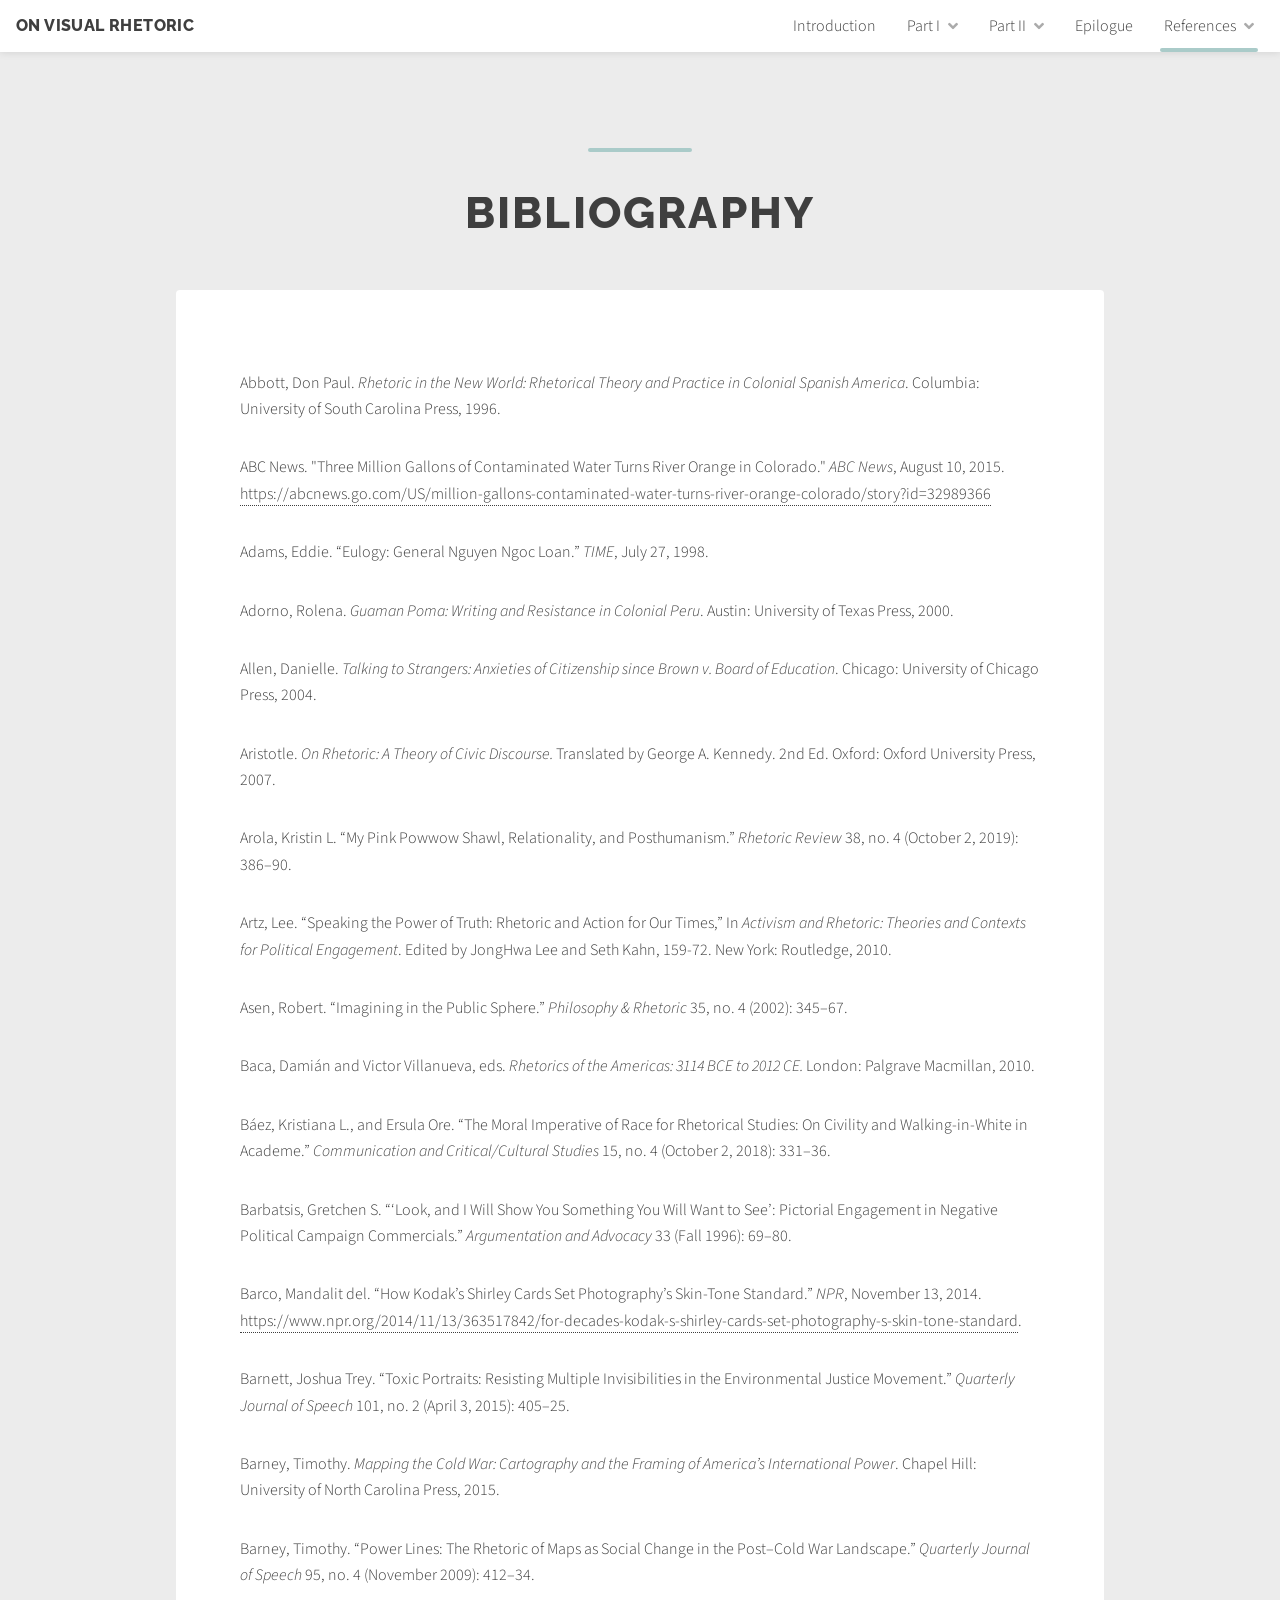
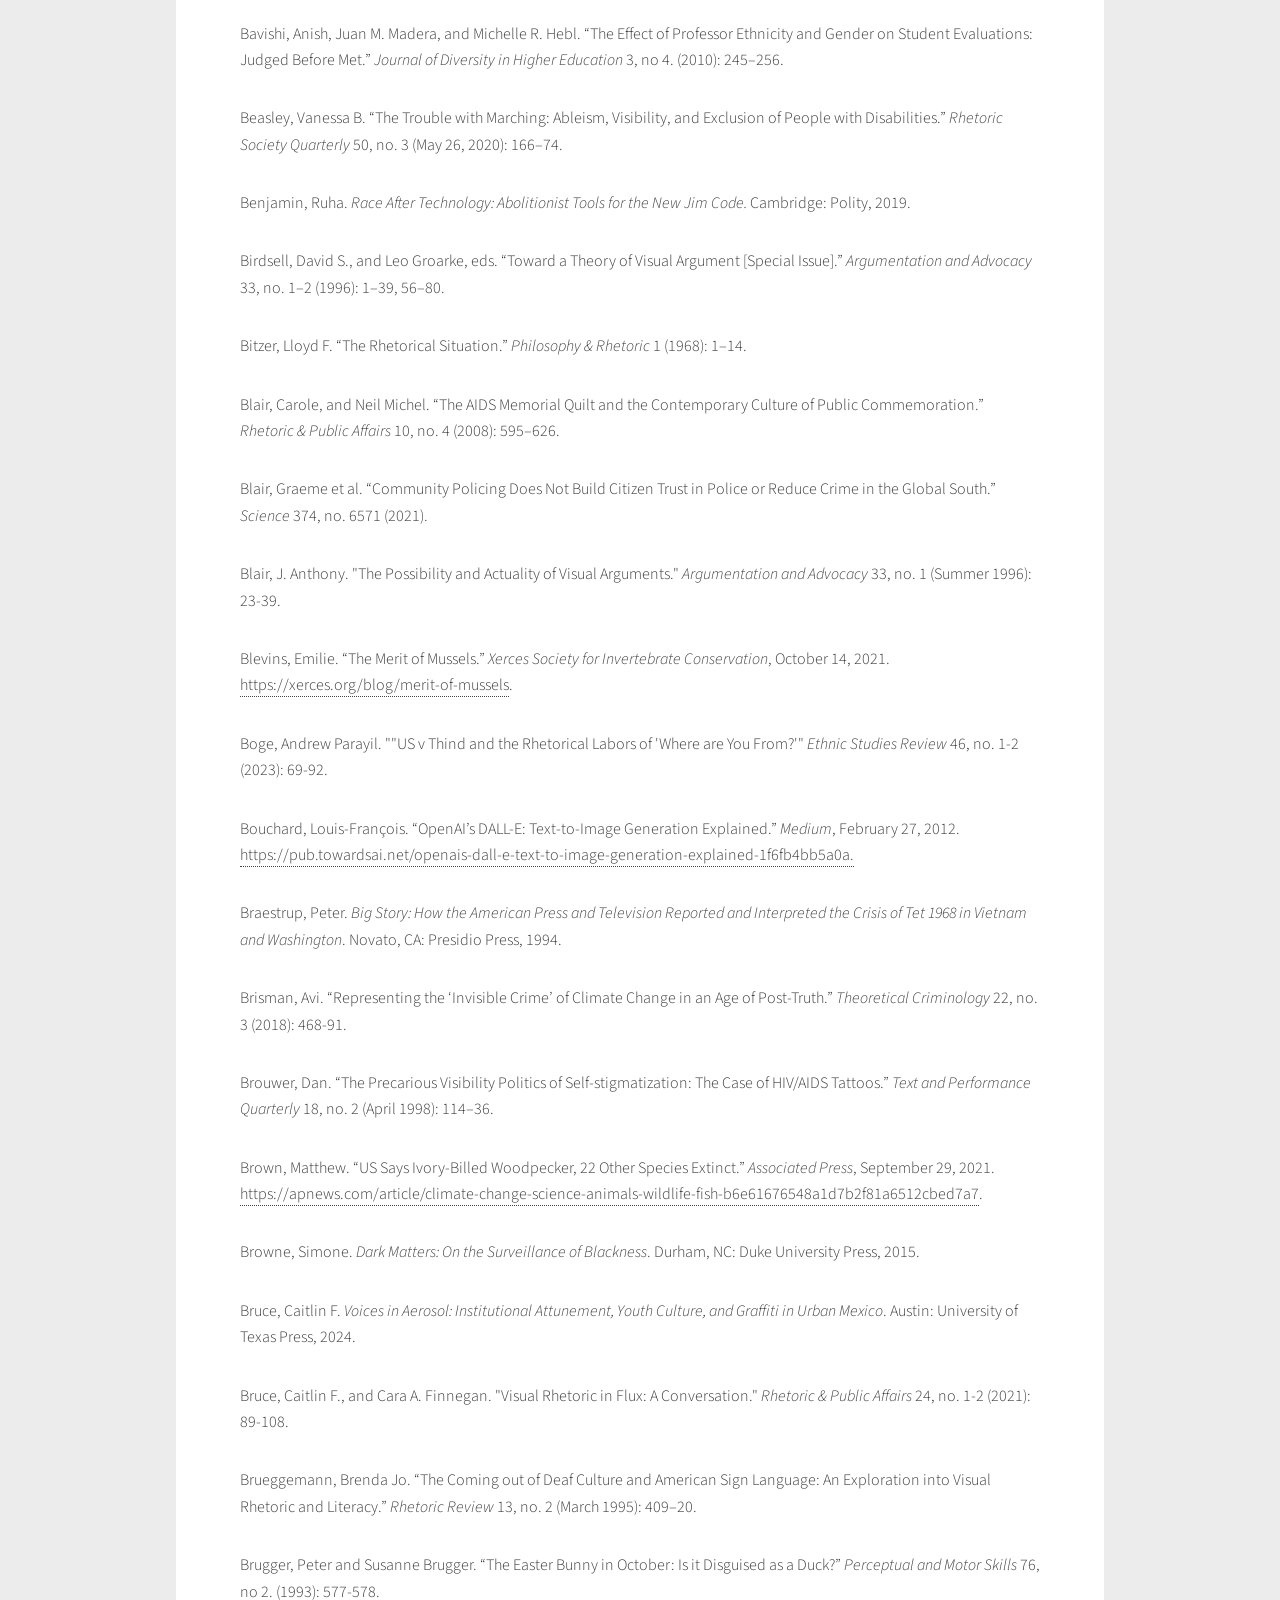
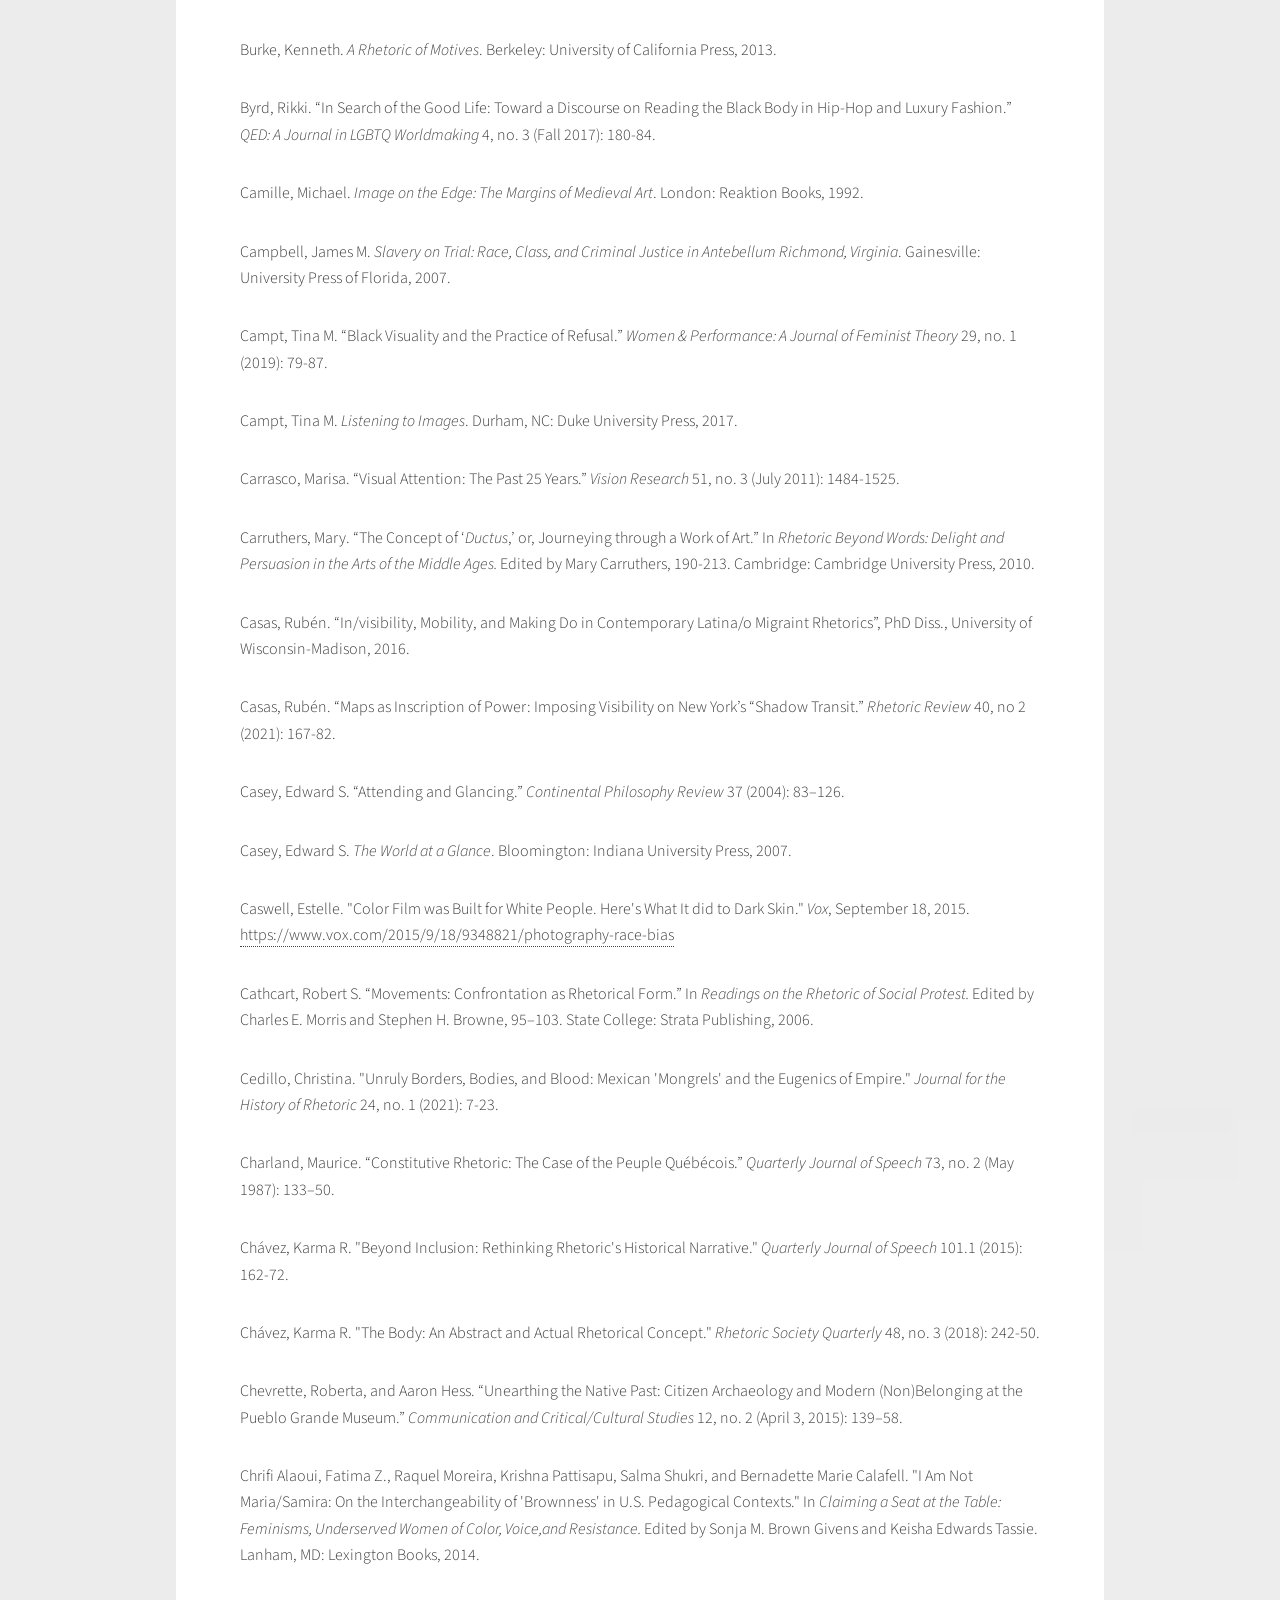
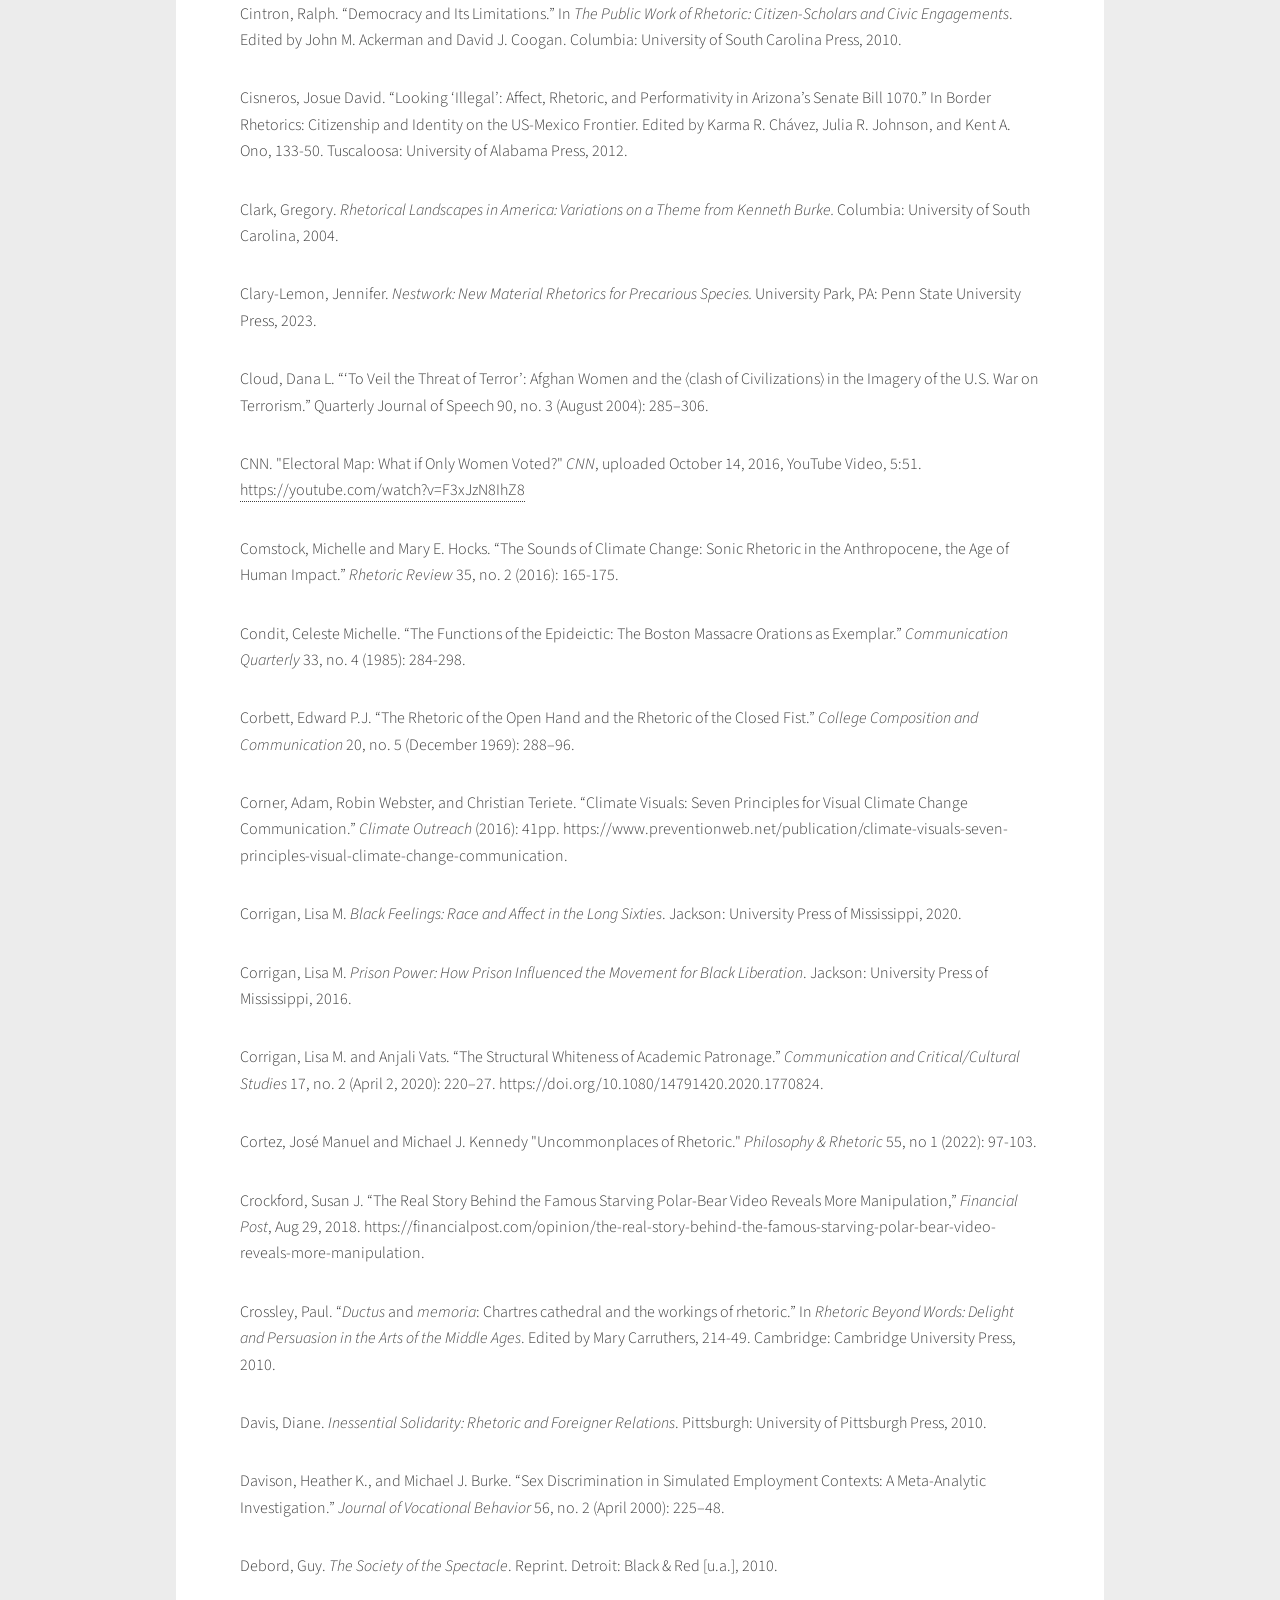
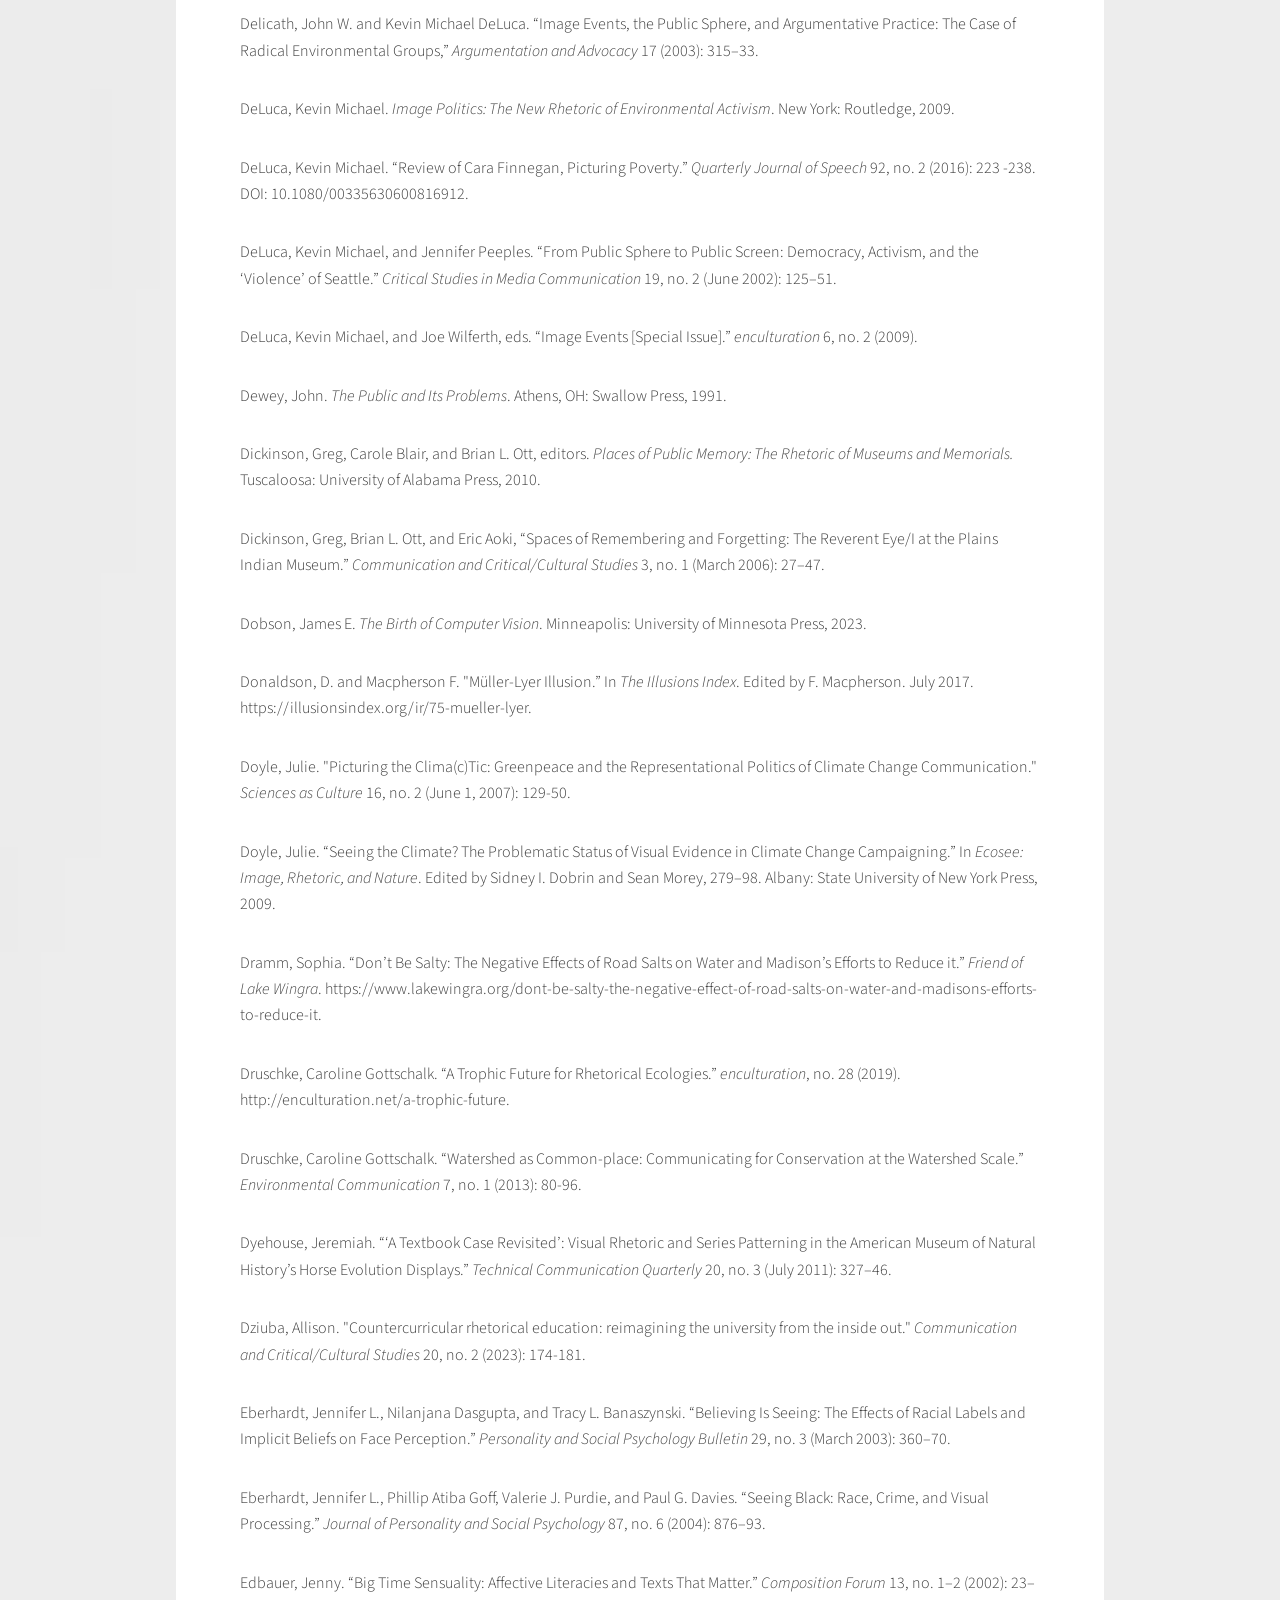
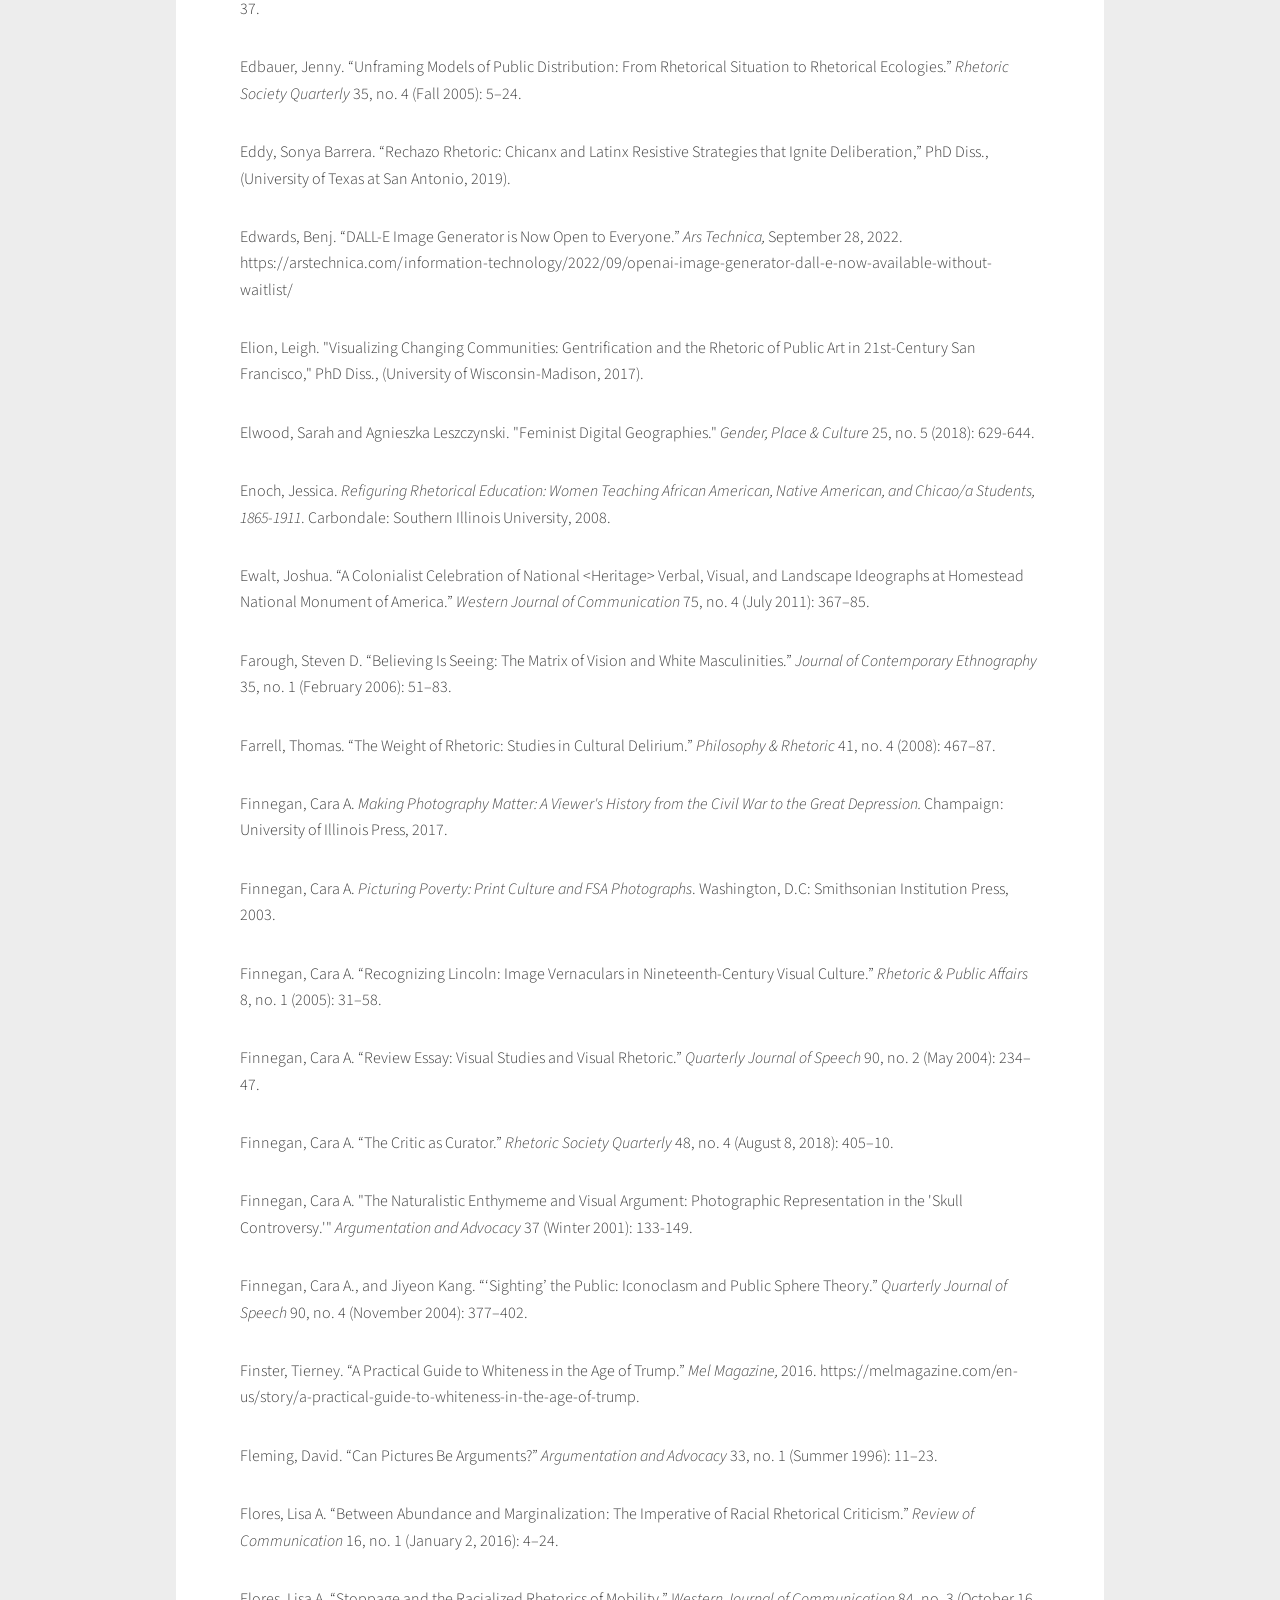
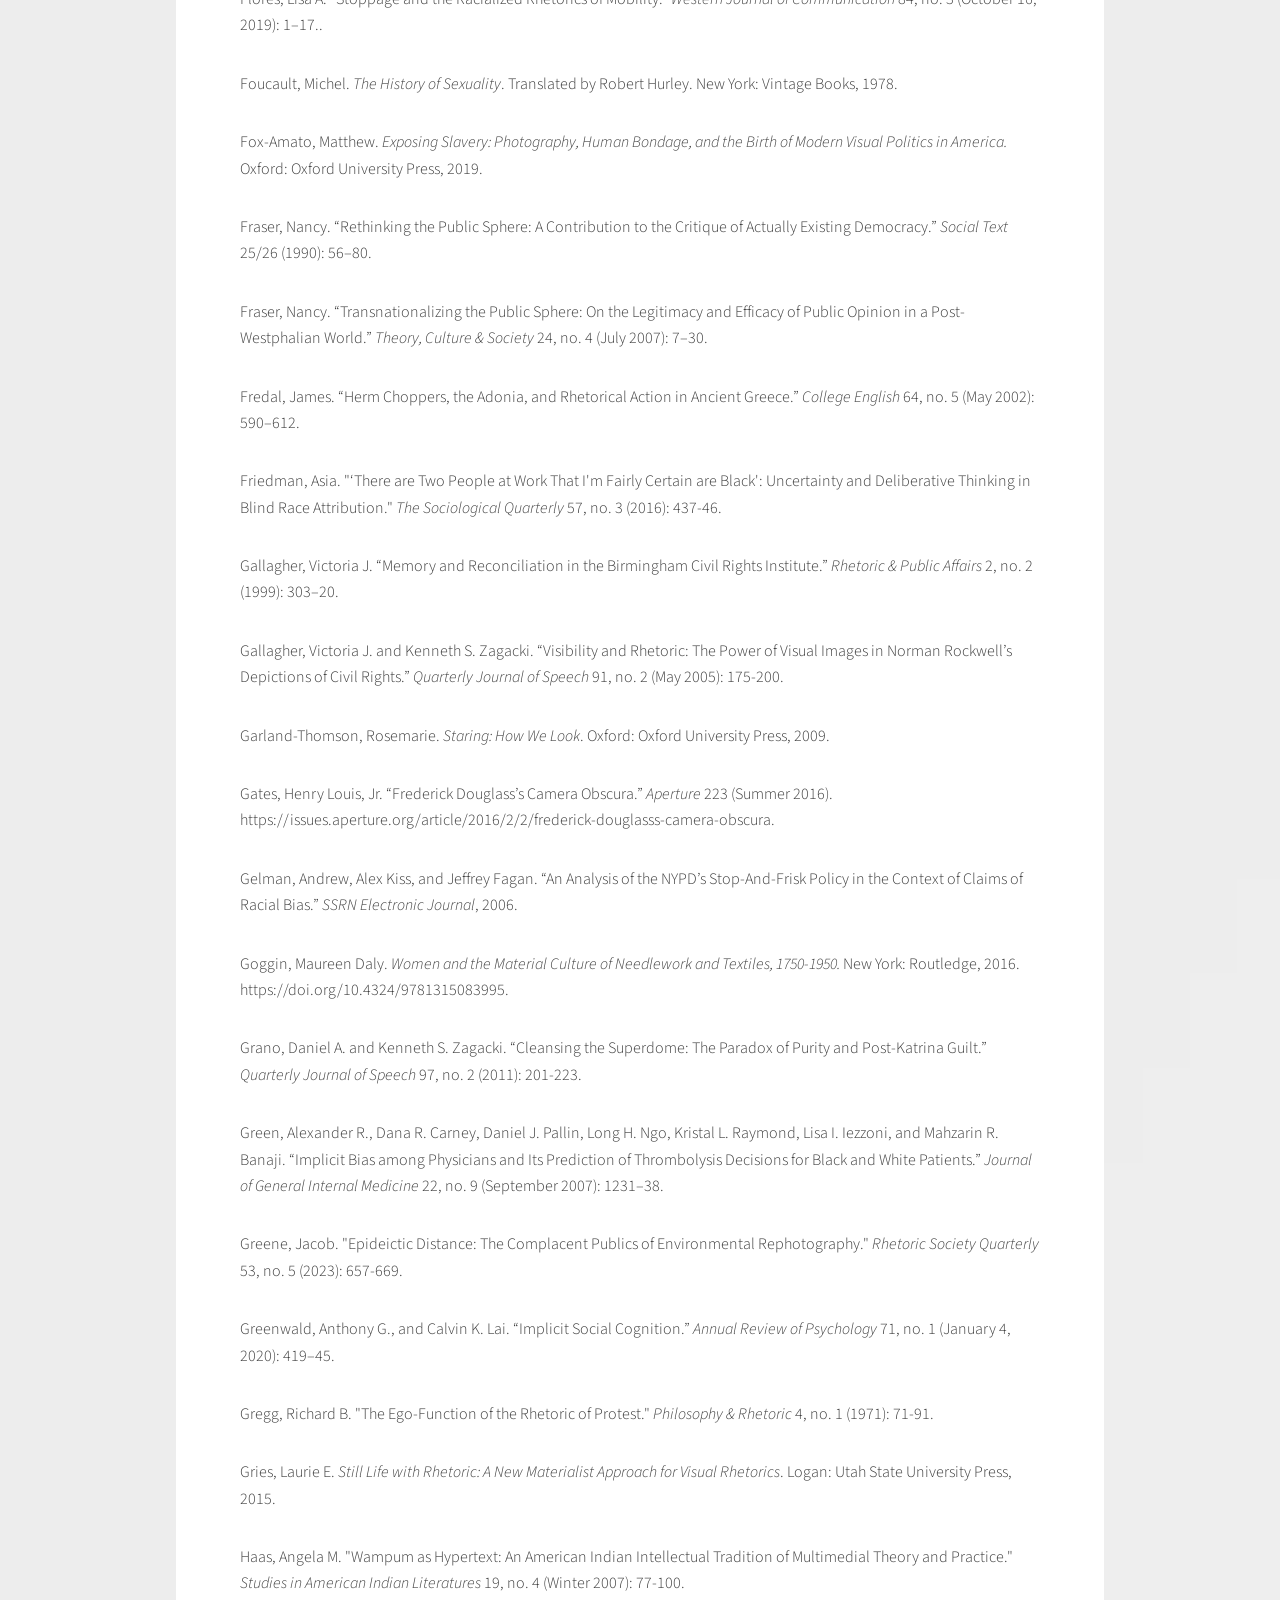
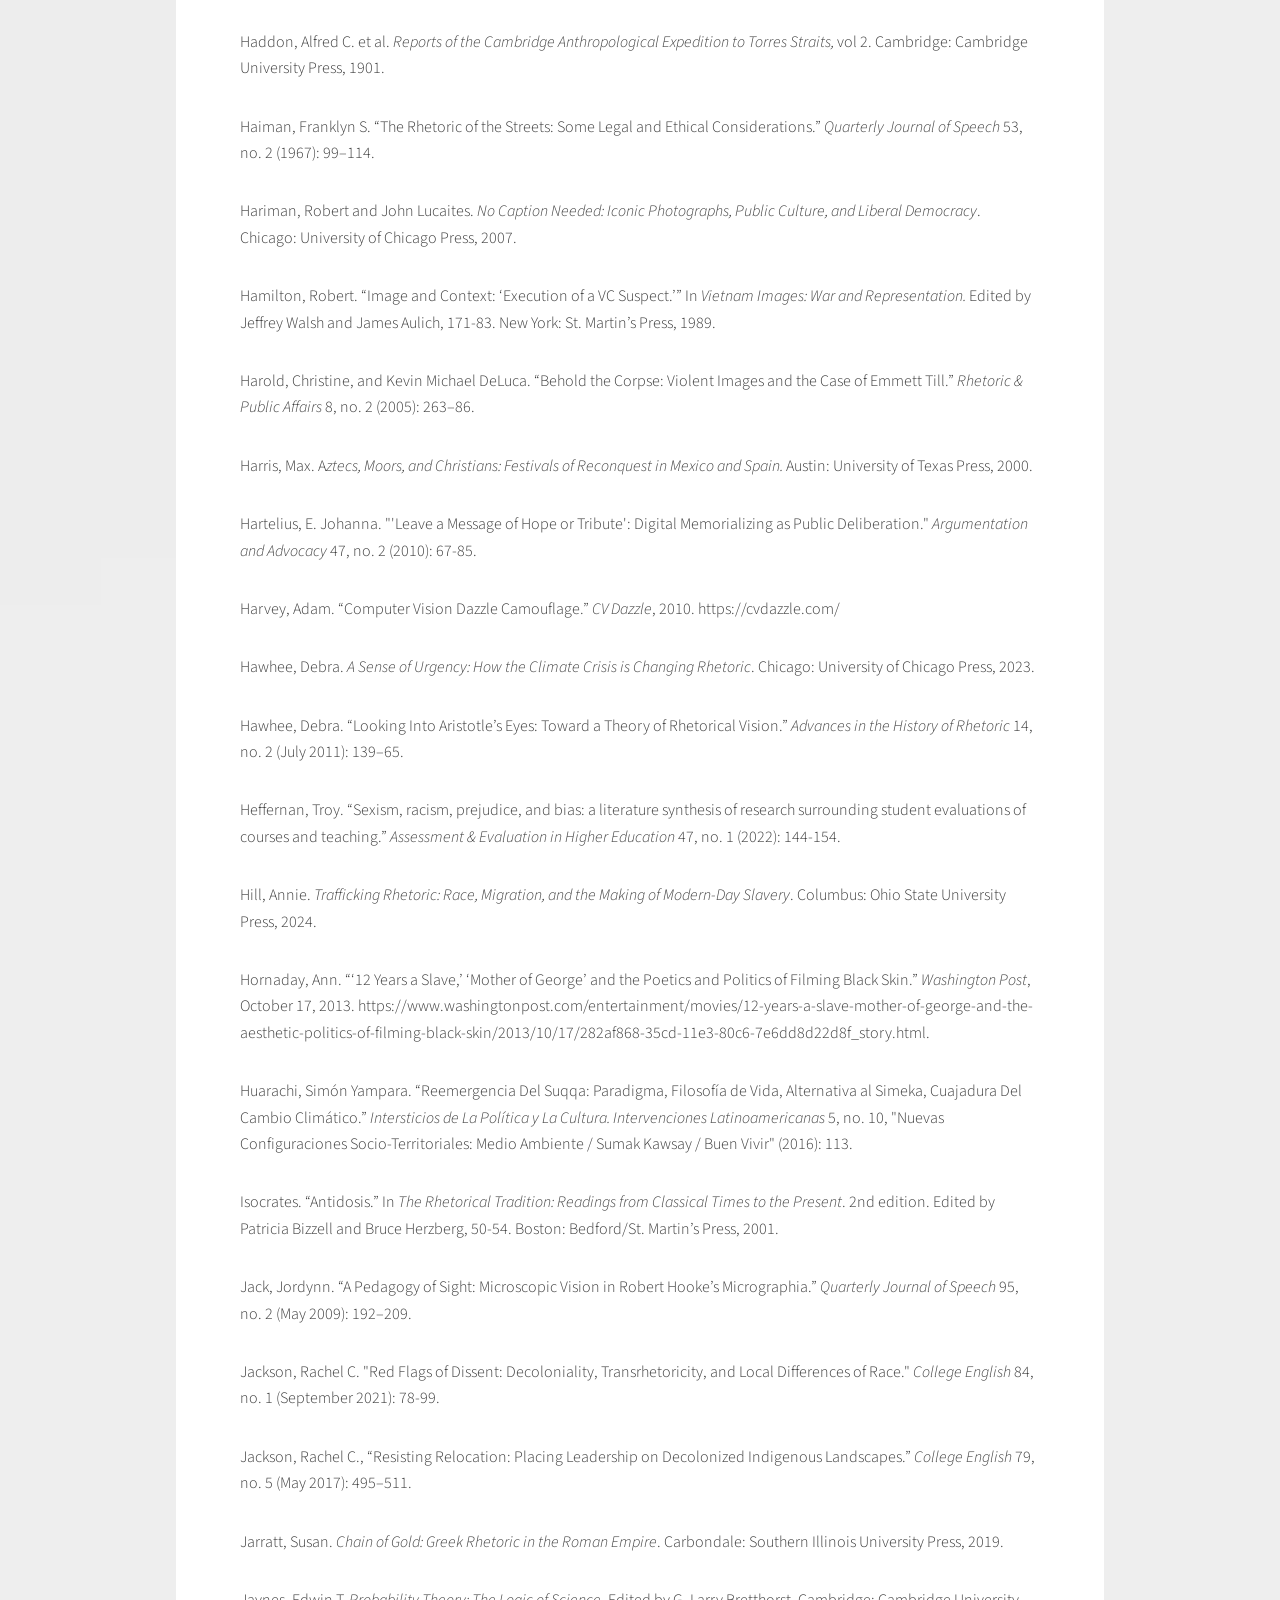
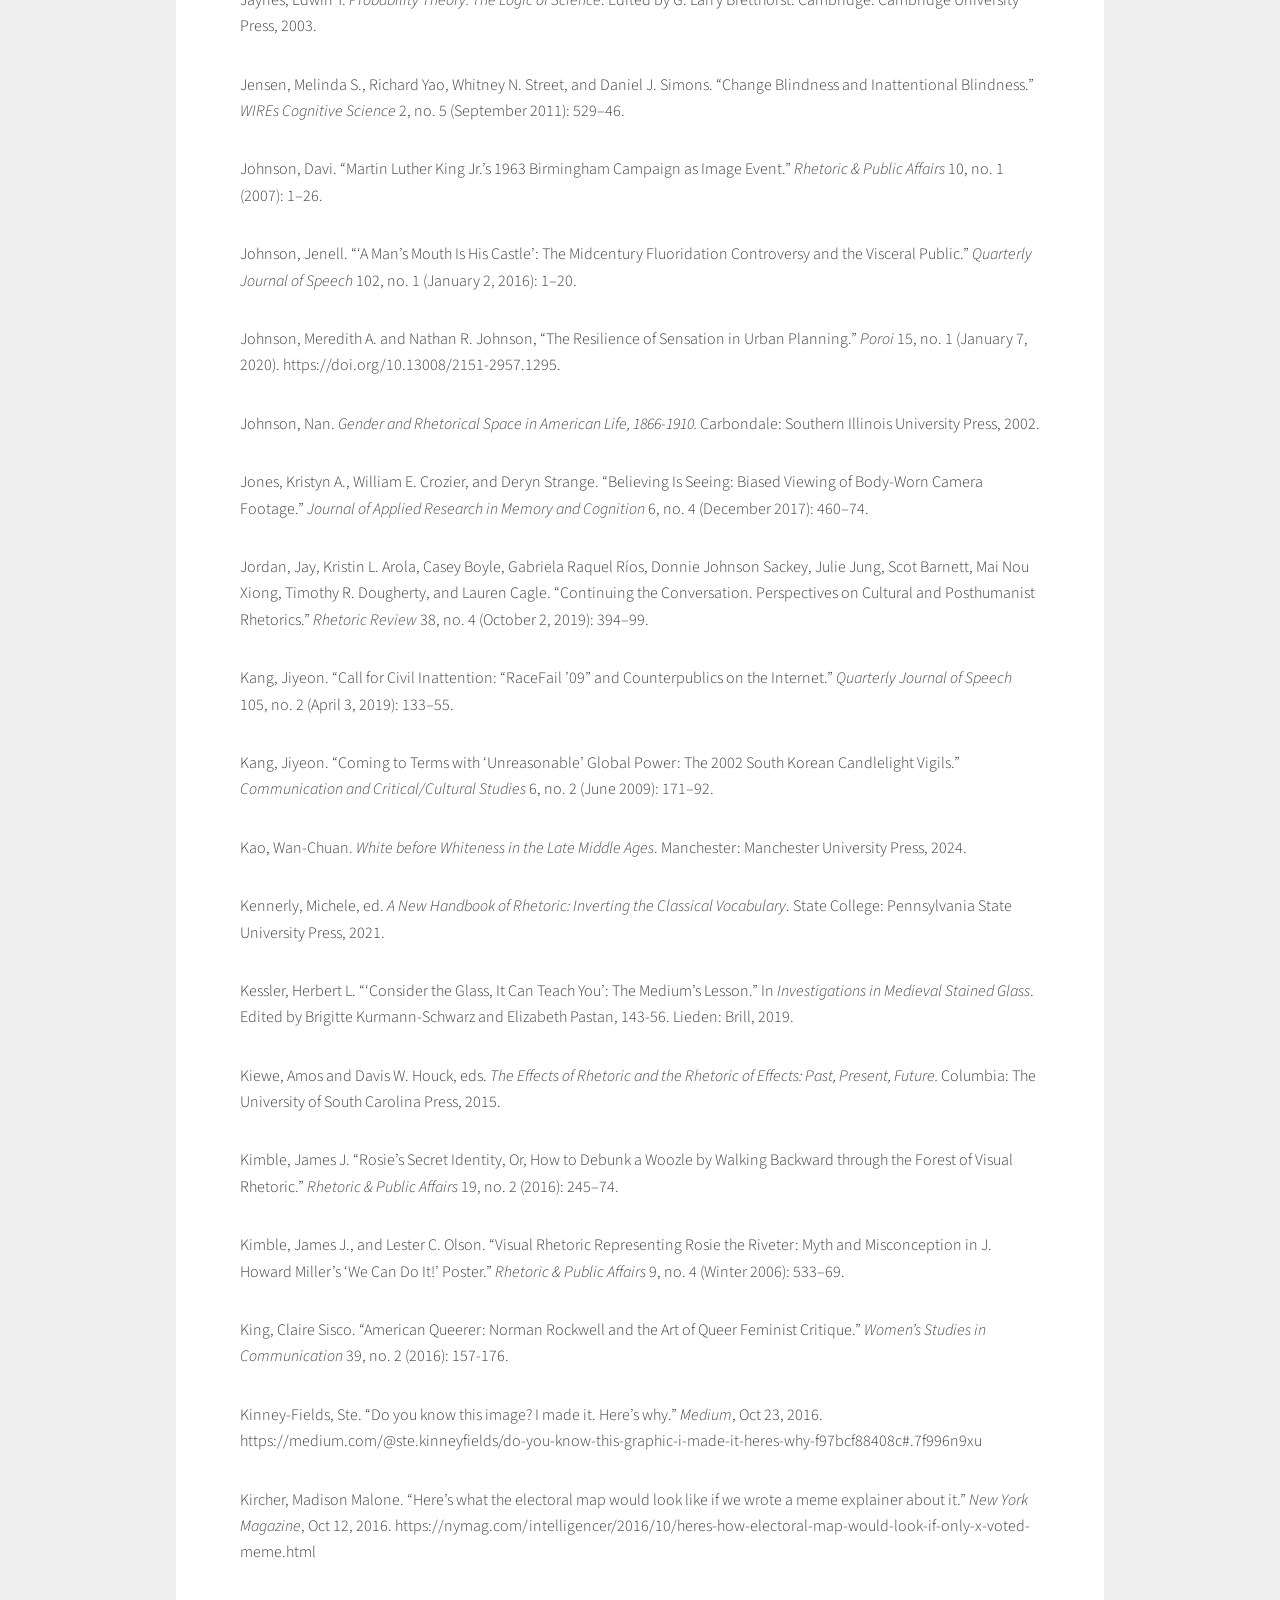
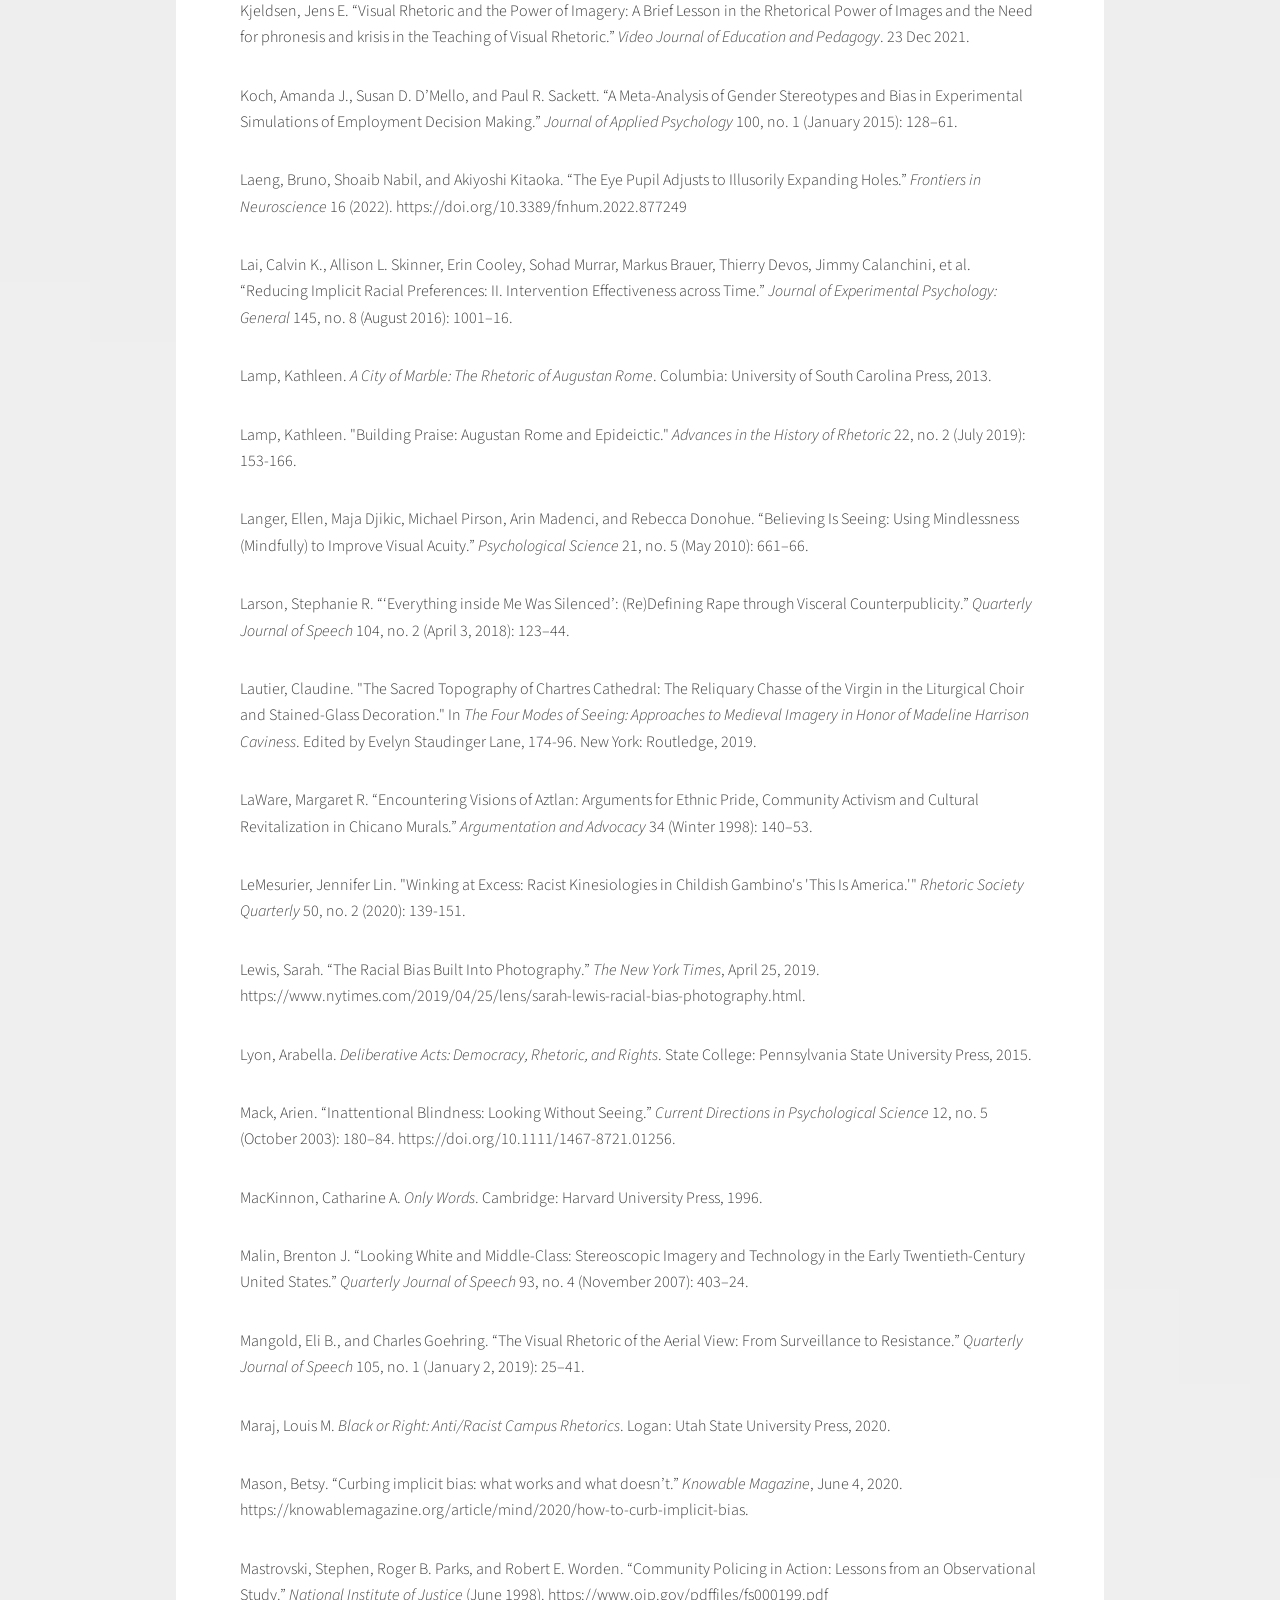
<file: bibliography.html>
<!DOCTYPE HTML>
<!--
	Relativity by Pixelarity
	pixelarity.com | hello@pixelarity.com
	License: pixelarity.com/license
-->
<html>
	<head>
		<title>On Visual Rhetoric</title>
		<meta charset="utf-8" />
		<meta name="viewport" content="width=device-width, initial-scale=1, user-scalable=no" />
		<link rel="stylesheet" href="assets/css/main.css" />
	</head>
	<body class="is-preload">

		<!-- Wrapper -->
			<div id="wrapper">

				<!-- Header -->
					<header id="header">

						<!-- Logo -->
							<div class="logo">
								<a href="index.html"><strong>On Visual Rhetoric</strong></a>
							</div>

						<!-- Nav -->
						<nav id="nav">
								<ul>
									<li><a href="index.html">Introduction</a></li>
									<li>
										<a href="" class="icon solid fa-angle-down">Part I</a>
										<ul>
											<li><a href="part1.html">Part I Introduction</a></li>
											<li><a href="chapter1.html">Chapter One</a></li>
											<li><a href="chapter2.html">Chapter Two</a></li>
											<li><a href="chapter3.html">Chapter Three</a></li>
										</ul>
									</li>
									<li>
										<a href="#" class="icon solid fa-angle-down">Part II</a>
										<ul>
											<li><a href="part2.html">Part II Introduction</a></li>
											<li><a href="chapter4.html">Chapter Four</a></li>
											<li><a href="chapter5.html">Chapter Five</a></li>
											<li><a href="chapter6.html">Chapter Six</a></li>
										</ul>
									</li>
									<li><a href="epilogue.html">Epilogue</a></li>
							
									<li class="current">
										<a href="#" class="icon solid fa-angle-down">References</a>
										<ul>
											<li><a href="bibliography.html">Bibliography</a></li>
											<li><a href="images.html">Images</a></li>
										</ul>
									</li>
								</ul>
							</nav>

					</header>

				<!-- Section -->
					<section class="main alt">
						<header>
							<h1>Bibliography</h1>
						</header>
						<div class="inner style2">
							<p>Abbott, Don Paul. <em>Rhetoric in the New World: Rhetorical Theory and Practice in Colonial Spanish America</em>. Columbia: University of South Carolina Press, 1996.</p>
							<p>ABC News. "Three Million Gallons of Contaminated Water Turns River Orange in Colorado." <em>ABC News</em>, August 10, 2015. <a href="https://abcnews.go.com/US/million-gallons-contaminated-water-turns-river-orange-colorado/story?id=32989366">https://abcnews.go.com/US/million-gallons-contaminated-water-turns-river-orange-colorado/story?id=32989366</a></p>
							<p>Adams, Eddie. “Eulogy: General Nguyen Ngoc Loan.” <em>TIME</em>, July 27, 1998.</p>
							<p>Adorno, Rolena. <em>Guaman Poma: Writing and Resistance in Colonial Peru</em>. Austin: University of Texas Press, 2000.</p>
							<p>Allen, Danielle. <em>Talking to Strangers: Anxieties of Citizenship since Brown v. Board of Education</em>. Chicago: University of Chicago Press, 2004.</p>
							<p>Aristotle. <em>On Rhetoric: A Theory of Civic Discourse.</em> Translated by George A. Kennedy. 2nd Ed. Oxford: Oxford University Press, 2007.</p>
							<p>Arola, Kristin L. “My Pink Powwow Shawl, Relationality, and Posthumanism.” <em>Rhetoric Review</em> 38, no. 4 (October 2, 2019): 386–90.</p>
							<p>Artz, Lee. “Speaking the Power of Truth: Rhetoric and Action for Our Times,” In <em>Activism and Rhetoric: Theories and Contexts for Political Engagement</em>. Edited by JongHwa Lee and Seth Kahn, 159-72. New York: Routledge, 2010.</p>
							<p>Asen, Robert. “Imagining in the Public Sphere.” <em>Philosophy &amp; Rhetoric</em> 35, no. 4 (2002): 345–67.</p>
							<p>Baca, Damián and Victor Villanueva, eds. <em>Rhetorics of the Americas: 3114 BCE to 2012 CE.</em> London: Palgrave Macmillan, 2010.</p>
							<p>Báez, Kristiana L., and Ersula Ore. “The Moral Imperative of Race for Rhetorical Studies: On Civility and Walking-in-White in Academe.” <em>Communication and Critical/Cultural Studies</em> 15, no. 4 (October 2, 2018): 331–36.</p>
							<p>Barbatsis, Gretchen S. “‘Look, and I Will Show You Something You Will Want to See’: Pictorial Engagement in Negative Political Campaign Commercials.” <em>Argumentation and Advocacy</em> 33 (Fall 1996): 69–80.</p>
							<p>Barco, Mandalit del. “How Kodak’s Shirley Cards Set Photography’s Skin-Tone Standard.” <em>NPR</em>, November 13, 2014. <a href="https://www.npr.org/2014/11/13/363517842/for-decades-kodak-s-shirley-cards-set-photography-s-skin-tone-standard">https://www.npr.org/2014/11/13/363517842/for-decades-kodak-s-shirley-cards-set-photography-s-skin-tone-standard</a>.</p>
							<p>Barnett, Joshua Trey. “Toxic Portraits: Resisting Multiple Invisibilities in the Environmental Justice Movement.” <em>Quarterly Journal of Speech</em> 101, no. 2 (April 3, 2015): 405–25.</p>
							<p>Barney, Timothy. <em>Mapping the Cold War: Cartography and the Framing of America’s International Power</em>. Chapel Hill: University of North Carolina Press, 2015.</p>
							<p>Barney, Timothy. “Power Lines: The Rhetoric of Maps as Social Change in the Post–Cold War Landscape.” <em>Quarterly Journal of Speech</em> 95, no. 4 (November 2009): 412–34.</p>
							<p>Bavishi, Anish, Juan M. Madera, and Michelle R. Hebl. “The Effect of Professor Ethnicity and Gender on Student Evaluations: Judged Before Met.” <em>Journal of Diversity in Higher Education</em> 3, no 4. (2010): 245–256.</p>
							<p>Beasley, Vanessa B. “The Trouble with Marching: Ableism, Visibility, and Exclusion of People with Disabilities.” <em>Rhetoric Society Quarterly</em> 50, no. 3 (May 26, 2020): 166–74.</p>
							<p>Benjamin, Ruha. <em>Race After Technology: Abolitionist Tools for the New Jim Code.</em> Cambridge: Polity, 2019.</p>
							<p>Birdsell, David S., and Leo Groarke, eds. “Toward a Theory of Visual Argument [Special Issue].” <em>Argumentation and Advocacy</em> 33, no. 1–2 (1996): 1–39, 56–80.</p>
							<p>Bitzer, Lloyd F. “The Rhetorical Situation.” <em>Philosophy &amp; Rhetoric</em> 1 (1968): 1–14.</p>
							<p>Blair, Carole, and Neil Michel. “The AIDS Memorial Quilt and the Contemporary Culture of Public Commemoration.” <em>Rhetoric &amp; Public Affairs</em> 10, no. 4 (2008): 595–626.</p>
							<p>Blair, Graeme et al. “Community Policing Does Not Build Citizen Trust in Police or Reduce Crime in the Global South.” <em>Science</em> 374, no. 6571 (2021).</p>
							<p>Blair, J. Anthony. "The Possibility and Actuality of Visual Arguments." <em>Argumentation and Advocacy</em> 33, no. 1 (Summer 1996): 23-39.</p>
							<p>Blevins, Emilie. “The Merit of Mussels.” <em>Xerces Society for Invertebrate Conservation</em>, October 14, 2021. <a href="https://xerces.org/blog/merit-of-mussels">https://xerces.org/blog/merit-of-mussels</a>.</p>
							<p>Boge, Andrew Parayil. ""US v Thind and the Rhetorical Labors of 'Where are You From?'" <em>Ethnic Studies Review</em> 46, no. 1-2 (2023): 69-92.</p>
							<p>Bouchard, Louis-François. “OpenAI’s DALL-E: Text-to-Image Generation Explained.” <em>Medium</em>, February 27, 2012. <a href="https://pub.towardsai.net/openais-dall-e-text-to-image-generation-explained-1f6fb4bb5a0a">https://pub.towardsai.net/openais-dall-e-text-to-image-generation-explained-1f6fb4bb5a0a.</a></p>
							<p>Braestrup, Peter. <em>Big Story: How the American Press and Television Reported and Interpreted the Crisis of Tet 1968 in Vietnam and Washington</em>. Novato, CA: Presidio Press, 1994.</p>
							<p>Brisman, Avi. “Representing the ‘Invisible Crime’ of Climate Change in an Age of Post-Truth.” <em>Theoretical Criminology</em> 22, no. 3 (2018): 468-91.</p>
							<p>Brouwer, Dan. “The Precarious Visibility Politics of Self‐stigmatization: The Case of HIV/AIDS Tattoos.” <em>Text and Performance Quarterly</em> 18, no. 2 (April 1998): 114–36.</p>
							<p>Brown, Matthew. “US Says Ivory-Billed Woodpecker, 22 Other Species Extinct.” <em>Associated Press</em>, September 29, 2021. <a href="https://apnews.com/article/climate-change-science-animals-wildlife-fish-b6e61676548a1d7b2f81a6512cbed7a7">https://apnews.com/article/climate-change-science-animals-wildlife-fish-b6e61676548a1d7b2f81a6512cbed7a7</a>.</p>
							<p>Browne, Simone. <em>Dark Matters: On the Surveillance of Blackness</em>. Durham, NC: Duke University Press, 2015.</p>
							<p>Bruce, Caitlin F. <em>Voices in Aerosol: Institutional Attunement, Youth Culture, and Graffiti in Urban Mexico</em>. Austin: University of Texas Press, 2024.</p>
							<p>Bruce, Caitlin F., and Cara A. Finnegan. "Visual Rhetoric in Flux: A Conversation." <em>Rhetoric &amp; Public Affairs</em> 24, no. 1-2 (2021): 89-108.</p>
							<p>Brueggemann, Brenda Jo. “The Coming out of Deaf Culture and American Sign Language: An Exploration into Visual Rhetoric and Literacy.” <em>Rhetoric Review</em> 13, no. 2 (March 1995): 409–20.</p>
							<p>Brugger, Peter and Susanne Brugger. “The Easter Bunny in October: Is it Disguised as a Duck?” <em>Perceptual and Motor Skills</em> 76, no 2. (1993): 577-578.</p>
							<p>Burke, Kenneth. <em>A Rhetoric of Motives</em>. Berkeley: University of California Press, 2013. </p>
							<p>Byrd, Rikki. “In Search of the Good Life: Toward a Discourse on Reading the Black Body in Hip-Hop and Luxury Fashion.” <em>QED: A Journal in LGBTQ Worldmaking</em> 4, no. 3 (Fall 2017): 180-84.</p>
							<p>Camille, Michael. <em>Image on the Edge: The Margins of Medieval Art</em>. London: Reaktion Books, 1992.</p>
							<p>Campbell, James M. <em>Slavery on Trial: Race, Class, and Criminal Justice in Antebellum Richmond, Virginia</em>. Gainesville: University Press of Florida, 2007.</p>
							<p>Campt, Tina M. “Black Visuality and the Practice of Refusal.” <em>Women &amp; Performance: A Journal of Feminist Theory</em> 29, no. 1 (2019): 79-87.</p>
							<p>Campt, Tina M. <em>Listening to Images</em>. Durham, NC: Duke University Press, 2017.</p>
							<p>Carrasco, Marisa. “Visual Attention: The Past 25 Years.” <em>Vision Research</em> 51, no. 3 (July 2011): 1484-1525.</p>
							<p>Carruthers, Mary. “The Concept of ‘<em>Ductus</em>,’ or, Journeying through a Work of Art.” In <em>Rhetoric Beyond Words: Delight and Persuasion in the Arts of the Middle Ages.</em> Edited by Mary Carruthers, 190-213. Cambridge: Cambridge University Press, 2010.</p>
							<p>Casas, Rubén. “In/visibility, Mobility, and Making Do in Contemporary Latina/o Migraint Rhetorics”, PhD Diss., University of Wisconsin-Madison, 2016.</p>
							<p>Casas, Rubén. “Maps as Inscription of Power: Imposing Visibility on New York’s “Shadow Transit.” <em>Rhetoric Review </em>40, no 2 (2021): 167-82.</p>
							<p>Casey, Edward S. “Attending and Glancing.” <em>Continental Philosophy Review</em> 37 (2004): 83–126.</p>
							<p>Casey, Edward S. <em>The World at a Glance</em>. Bloomington: Indiana University Press, 2007.</p>
							<p>Caswell, Estelle. "Color Film was Built for White People. Here's What It did to Dark Skin." <em>Vox</em>, September 18, 2015. <a href="https://www.vox.com/2015/9/18/9348821/photography-race-bias">https://www.vox.com/2015/9/18/9348821/photography-race-bias</a></p>
							<p>Cathcart, Robert S. “Movements: Confrontation as Rhetorical Form.” In <em>Readings on the Rhetoric of Social Protest.</em> Edited by Charles E. Morris and Stephen H. Browne, 95–103. State College: Strata Publishing, 2006.</p>
							<p>Cedillo, Christina. "Unruly Borders, Bodies, and Blood: Mexican 'Mongrels' and the Eugenics of Empire." <em>Journal for the History of Rhetoric</em> 24, no. 1 (2021): 7-23.</p>
							<p>Charland, Maurice. “Constitutive Rhetoric: The Case of the Peuple Québécois.” <em>Quarterly Journal of Speech</em> 73, no. 2 (May 1987): 133–50.</p>
							<p>Chávez, Karma R. "Beyond Inclusion: Rethinking Rhetoric's Historical Narrative." <em>Quarterly Journal of Speech</em> 101.1 (2015): 162-72.</p>
							<p>Chávez, Karma R. "The Body: An Abstract and Actual Rhetorical Concept." <em>Rhetoric Society Quarterly</em> 48, no. 3 (2018): 242-50.</p>
							<p>Chevrette, Roberta, and Aaron Hess. “Unearthing the Native Past: Citizen Archaeology and Modern (Non)Belonging at the Pueblo Grande Museum.” <em>Communication and Critical/Cultural Studies</em> 12, no. 2 (April 3, 2015): 139–58.</p>
							<p>Chrifi Alaoui, Fatima Z., Raquel Moreira, Krishna Pattisapu, Salma Shukri, and Bernadette Marie Calafell. "I Am Not Maria/Samira: On the Interchangeability of 'Brownness' in U.S. Pedagogical Contexts." In <em>Claiming a Seat at the Table: Feminisms, Underserved Women of Color, Voice,and Resistance.</em> Edited by Sonja M. Brown Givens and Keisha Edwards Tassie. Lanham, MD: Lexington Books, 2014.</p>
							<p>Cintron, Ralph. “Democracy and Its Limitations.” In <em>The Public Work of Rhetoric: Citizen-Scholars and Civic Engagements</em>. Edited by John M. Ackerman and David J. Coogan. Columbia: University of South Carolina Press, 2010.</p>
							<p>Cisneros, Josue David. “Looking ‘Illegal’: Affect, Rhetoric, and Performativity in Arizona’s Senate Bill 1070.” In Border Rhetorics: Citizenship and Identity on the US-Mexico Frontier. Edited by Karma R. Chávez, Julia R. Johnson, and Kent A. Ono, 133-50. Tuscaloosa: University of Alabama Press, 2012. </p>
							<p>Clark, Gregory. <em>Rhetorical Landscapes in America: Variations on a Theme from Kenneth Burke.</em> Columbia: University of South Carolina, 2004. </p>
							<p>Clary-Lemon, Jennifer. <em>Nestwork: New Material Rhetorics for Precarious Species.</em> University Park, PA: Penn State University Press, 2023.</p>
							<p>Cloud, Dana L. “‘To Veil the Threat of Terror’: Afghan Women and the ⟨clash of Civilizations⟩ in the Imagery of the U.S. War on Terrorism.” Quarterly Journal of Speech 90, no. 3 (August 2004): 285–306.</p>
							<p>CNN. "Electoral Map: What if Only Women Voted?" <em>CNN</em>, uploaded October 14, 2016, YouTube Video, 5:51. <a href="https://youtube.com/watch?v=F3xJzN8IhZ8">https://youtube.com/watch?v=F3xJzN8IhZ8</a></p>
							<p>Comstock, Michelle and Mary E. Hocks. “The Sounds of Climate Change: Sonic Rhetoric in the Anthropocene, the Age of Human Impact.” <em>Rhetoric Review</em> 35, no. 2 (2016): 165-175.</p>
							<p>Condit, Celeste Michelle. “The Functions of the Epideictic: The Boston Massacre Orations as Exemplar.” <em>Communication Quarterly</em> 33, no. 4 (1985): 284-298.</p>
							<p>Corbett, Edward P.J. “The Rhetoric of the Open Hand and the Rhetoric of the Closed Fist.” <em>College Composition and Communication</em> 20, no. 5 (December 1969): 288–96.</p>
							<p>Corner, Adam, Robin Webster, and Christian Teriete. “Climate Visuals: Seven Principles for Visual Climate Change Communication.” <em>Climate Outreach</em> (2016): 41pp. https://www.preventionweb.net/publication/climate-visuals-seven-principles-visual-climate-change-communication.</p>
							<p>Corrigan, Lisa M. <em>Black Feelings: Race and Affect in the Long Sixties</em>. Jackson: University Press of Mississippi, 2020.</p>
							<p>Corrigan, Lisa M. <em>Prison Power: How Prison Influenced the Movement for Black Liberation</em>. Jackson: University Press of Mississippi, 2016.</p>
							<p>Corrigan, Lisa M. and Anjali Vats. “The Structural Whiteness of Academic Patronage.” <em>Communication and Critical/Cultural Studies</em> 17, no. 2 (April 2, 2020): 220–27. https://doi.org/10.1080/14791420.2020.1770824.</p>
							<p>Cortez, José Manuel and Michael J. Kennedy "Uncommonplaces of Rhetoric." <em>Philosophy &amp; Rhetoric</em> 55, no 1 (2022): 97-103.</p>
							<p>Crockford, Susan J. “The Real Story Behind the Famous Starving Polar-Bear Video Reveals More Manipulation,” <em>Financial Post</em>, Aug 29, 2018. https://financialpost.com/opinion/the-real-story-behind-the-famous-starving-polar-bear-video-reveals-more-manipulation. </p>
							<p>Crossley, Paul. “<em>Ductus</em> and <em>memoria</em>: Chartres cathedral and the workings of rhetoric.” In <em>Rhetoric Beyond Words: Delight and Persuasion in the Arts of the Middle Ages</em>. Edited by Mary Carruthers, 214-49. Cambridge: Cambridge University Press, 2010.</p>
							<p>Davis, Diane. <em>Inessential Solidarity: Rhetoric and Foreigner Relations</em>. Pittsburgh: University of Pittsburgh Press, 2010.</p>
							<p>Davison, Heather K., and Michael J. Burke. “Sex Discrimination in Simulated Employment Contexts: A Meta-Analytic Investigation.” <em>Journal of Vocational Behavior</em> 56, no. 2 (April 2000): 225–48.</p>
							<p>Debord, Guy. <em>The Society of the Spectacle</em>. Reprint. Detroit: Black &amp; Red [u.a.], 2010.</p>
							<p>Delicath, John W. and Kevin Michael DeLuca. “Image Events, the Public Sphere, and Argumentative Practice: The Case of Radical Environmental Groups,” <em>Argumentation and Advocacy</em> 17 (2003): 315–33.</p>
							<p>DeLuca, Kevin Michael. <em>Image Politics: The New Rhetoric of Environmental Activism</em>. New York: Routledge, 2009.</p>
							<p>DeLuca, Kevin Michael. “Review of Cara Finnegan, Picturing Poverty.” <em>Quarterly Journal of Speech</em> 92, no. 2 (2016): 223 -238. DOI: 10.1080/00335630600816912. </p>
							<p>DeLuca, Kevin Michael, and Jennifer Peeples. “From Public Sphere to Public Screen: Democracy, Activism, and the ‘Violence’ of Seattle.” <em>Critical Studies in Media Communication</em> 19, no. 2 (June 2002): 125–51.</p>
							<p>DeLuca, Kevin Michael, and Joe Wilferth, eds. “Image Events [Special Issue].” <em>enculturation</em> 6, no. 2 (2009).</p>
							<p>Dewey, John. <em>The Public and Its Problems</em>. Athens, OH: Swallow Press, 1991.</p>
							<p>Dickinson, Greg, Carole Blair, and Brian L. Ott, editors. <em>Places of Public Memory: The Rhetoric of Museums and Memorials.</em> Tuscaloosa: University of Alabama Press, 2010.</p>
							<p>Dickinson, Greg,  Brian L. Ott, and Eric Aoki, “Spaces of Remembering and Forgetting: The Reverent Eye/I at the Plains Indian Museum.” <em>Communication and Critical/Cultural Studies</em> 3, no. 1 (March 2006): 27–47.</p>
							<p>Dobson, James E. <em>The Birth of Computer Vision</em>. Minneapolis: University of Minnesota Press, 2023.</p>
							<p>Donaldson, D. and Macpherson F. "Müller-Lyer Illusion.” In <em>The Illusions Index</em>. Edited by F. Macpherson. July 2017. https://illusionsindex.org/ir/75-mueller-lyer.</p>
							<p>Doyle, Julie. "Picturing the Clima(c)Tic: Greenpeace and the Representational Politics of Climate Change Communication." <em>Sciences as Culture</em> 16, no. 2 (June 1, 2007): 129-50.</p>
							<p>Doyle, Julie. “Seeing the Climate? The Problematic Status of Visual Evidence in Climate Change Campaigning.” In <em>Ecosee: Image, Rhetoric, and Nature</em>. Edited by Sidney I. Dobrin and Sean Morey, 279–98. Albany: State University of New York Press, 2009.</p>
							<p>Dramm, Sophia. “Don’t Be Salty: The Negative Effects of Road Salts on Water and Madison’s Efforts to Reduce it.” <em>Friend of Lake Wingra</em>. https://www.lakewingra.org/dont-be-salty-the-negative-effect-of-road-salts-on-water-and-madisons-efforts-to-reduce-it.</p>
							<p>Druschke, Caroline Gottschalk. “A Trophic Future for Rhetorical Ecologies.” <em>enculturation</em>, no. 28 (2019). http://enculturation.net/a-trophic-future.</p>
							<p>Druschke, Caroline Gottschalk. “Watershed as Common-place: Communicating for Conservation at the Watershed Scale.” <em>Environmental Communication</em> 7, no. 1 (2013): 80-96.</p>
							<p>Dyehouse, Jeremiah. “‘A Textbook Case Revisited’: Visual Rhetoric and Series Patterning in the American Museum of Natural History’s Horse Evolution Displays.” <em>Technical Communication Quarterly</em> 20, no. 3 (July 2011): 327–46.</p>
							<p>Dziuba, Allison. "Countercurricular rhetorical education: reimagining the university from the inside out." <em>Communication and Critical/Cultural Studies</em> 20, no. 2 (2023): 174-181.</p>
							<p>Eberhardt, Jennifer L., Nilanjana Dasgupta, and Tracy L. Banaszynski. “Believing Is Seeing: The Effects of Racial Labels and Implicit Beliefs on Face Perception.” <em>Personality and Social Psychology Bulletin </em>29, no. 3 (March 2003): 360–70.</p>
							<p>Eberhardt, Jennifer L., Phillip Atiba Goff, Valerie J. Purdie, and Paul G. Davies. “Seeing Black: Race, Crime, and Visual Processing.” <em>Journal of Personality and Social Psychology</em> 87, no. 6 (2004): 876–93.</p>
							<p>Edbauer, Jenny. “Big Time Sensuality: Affective Literacies and Texts That Matter.” <em>Composition Forum</em> 13, no. 1–2 (2002): 23–37.</p>
							<p>Edbauer, Jenny. “Unframing Models of Public Distribution: From Rhetorical Situation to Rhetorical Ecologies.” <em>Rhetoric Society Quarterly</em> 35, no. 4 (Fall 2005): 5–24.</p>
							<p>Eddy, Sonya Barrera. “Rechazo Rhetoric: Chicanx and Latinx Resistive Strategies that Ignite Deliberation,” PhD Diss., (University of Texas at San Antonio, 2019).</p>
							<p>Edwards, Benj. “DALL-E Image Generator is Now Open to Everyone.” <em>Ars Technica,</em> September 28, 2022. https://arstechnica.com/information-technology/2022/09/openai-image-generator-dall-e-now-available-without-waitlist/</p>
							<p>Elion, Leigh. "Visualizing Changing Communities: Gentrification and the Rhetoric of Public Art in 21st-Century San Francisco," PhD Diss., (University of Wisconsin-Madison, 2017).</p>
							<p>Elwood, Sarah and Agnieszka Leszczynski. "Feminist Digital Geographies." <em>Gender, Place &amp; Culture</em> 25, no. 5 (2018): 629-644.</p>
							<p>Enoch, Jessica. <em>Refiguring Rhetorical Education: Women Teaching African American, Native American, and Chicao/a Students, 1865-1911</em>. Carbondale: Southern Illinois University, 2008.</p>
							<p>Ewalt, Joshua. “A Colonialist Celebration of National &lt;Heritage&gt; Verbal, Visual, and Landscape Ideographs at Homestead National Monument of America.” <em>Western Journal of Communication</em> 75, no. 4 (July 2011): 367–85.</p>
							<p>Farough, Steven D. “Believing Is Seeing: The Matrix of Vision and White Masculinities.” <em>Journal of Contemporary Ethnography</em> 35, no. 1 (February 2006): 51–83.</p>
							<p>Farrell, Thomas. “The Weight of Rhetoric: Studies in Cultural Delirium.” <em>Philosophy &amp; Rhetoric</em> 41, no. 4 (2008): 467–87.</p>
							<p>Finnegan, Cara A. <em>Making Photography Matter: A Viewer's History from the Civil War to the Great Depression.</em> Champaign: University of Illinois Press, 2017.</p>
							<p>Finnegan, Cara A. <em>Picturing Poverty: Print Culture and FSA Photographs</em>. Washington, D.C: Smithsonian Institution Press, 2003.</p>
							<p>Finnegan, Cara A. “Recognizing Lincoln: Image Vernaculars in Nineteenth-Century Visual Culture.”<em> Rhetoric &amp; Public Affairs</em> 8, no. 1 (2005): 31–58.</p>
							<p>Finnegan, Cara A. “Review Essay: Visual Studies and Visual Rhetoric.” <em>Quarterly Journal of Speech</em> 90, no. 2 (May 2004): 234–47.</p>
							<p>Finnegan, Cara A. “The Critic as Curator.” <em>Rhetoric Society Quarterly</em> 48, no. 4 (August 8, 2018): 405–10.</p>
							<p>Finnegan, Cara A. "The Naturalistic Enthymeme and Visual Argument: Photographic Representation in the 'Skull Controversy.'" <em>Argumentation and Advocacy</em> 37 (Winter 2001): 133-149.</p>
							<p>Finnegan, Cara A., and Jiyeon Kang. “‘Sighting’ the Public: Iconoclasm and Public Sphere Theory.” <em>Quarterly Journal of Speech</em> 90, no. 4 (November 2004): 377–402.</p>
							<p>Finster, Tierney. “A Practical Guide to Whiteness in the Age of Trump.” <em>Mel Magazine,</em> 2016. https://melmagazine.com/en-us/story/a-practical-guide-to-whiteness-in-the-age-of-trump.</p>
							<p>Fleming, David. “Can Pictures Be Arguments?” <em>Argumentation and Advocacy</em> 33, no. 1 (Summer 1996): 11–23.</p>
							<p>Flores, Lisa A. “Between Abundance and Marginalization: The Imperative of Racial Rhetorical Criticism.” <em>Review of Communication</em> 16, no. 1 (January 2, 2016): 4–24.</p>
							<p>Flores, Lisa A. “Stoppage and the Racialized Rhetorics of Mobility.” <em>Western Journal of Communication</em> 84, no. 3 (October 16, 2019): 1–17..</p>
							<p>Foucault, Michel. <em>The History of Sexuality</em>. Translated by Robert Hurley. New York: Vintage Books, 1978.</p>
							<p>Fox-Amato, Matthew. <em>Exposing Slavery: Photography, Human Bondage, and the Birth of Modern Visual Politics in America.</em> Oxford: Oxford University Press, 2019.</p>
							<p>Fraser, Nancy. “Rethinking the Public Sphere: A Contribution to the Critique of Actually Existing Democracy.”<em> Social Text</em> 25/26 (1990): 56–80.</p>
							<p>Fraser, Nancy. “Transnationalizing the Public Sphere: On the Legitimacy and Efficacy of Public Opinion in a Post-Westphalian World.” <em>Theory, Culture &amp; Society</em> 24, no. 4 (July 2007): 7–30.</p>
							<p>Fredal, James. “Herm Choppers, the Adonia, and Rhetorical Action in Ancient Greece.” <em>College English</em> 64, no. 5 (May 2002): 590–612.</p>
							<p>Friedman, Asia. "‘There are Two People at Work That I'm Fairly Certain are Black': Uncertainty and Deliberative Thinking in Blind Race Attribution." <em>The Sociological Quarterly</em> 57, no. 3 (2016): 437-46.</p>
							<p>Gallagher, Victoria J. “Memory and Reconciliation in the Birmingham Civil Rights Institute.” <em>Rhetoric &amp; Public Affairs</em> 2, no. 2 (1999): 303–20.</p>
							<p>Gallagher, Victoria J. and Kenneth S. Zagacki. “Visibility and Rhetoric: The Power of Visual Images in Norman Rockwell’s Depictions of Civil Rights.” <em>Quarterly Journal of Speech</em> 91, no. 2 (May 2005): 175-200.</p>
							<p>Garland-Thomson, Rosemarie. <em>Staring: How We Look</em>. Oxford: Oxford University Press, 2009.</p>
							<p>Gates, Henry Louis, Jr. “Frederick Douglass’s Camera Obscura.” <em>Aperture</em> 223 (Summer 2016). https://issues.aperture.org/article/2016/2/2/frederick-douglasss-camera-obscura.</p>
							<p>Gelman, Andrew, Alex Kiss, and Jeffrey Fagan. “An Analysis of the NYPD’s Stop-And-Frisk Policy in the Context of Claims of Racial Bias.” <em>SSRN Electronic Journal</em>, 2006.</p>
							<p>Goggin, Maureen Daly. <em>Women and the Material Culture of Needlework and Textiles, 1750-1950.</em> New York: Routledge, 2016. https://doi.org/10.4324/9781315083995.</p>
							<p>Grano, Daniel A. and Kenneth S. Zagacki. “Cleansing the Superdome: The Paradox of Purity and Post-Katrina Guilt.” <em>Quarterly Journal of Speech</em> 97, no. 2 (2011): 201-223.</p>
							<p>Green, Alexander R., Dana R. Carney, Daniel J. Pallin, Long H. Ngo, Kristal L. Raymond, Lisa I. Iezzoni, and Mahzarin R. Banaji. “Implicit Bias among Physicians and Its Prediction of Thrombolysis Decisions for Black and White Patients.” <em>Journal of General Internal Medicine</em> 22, no. 9 (September 2007): 1231–38.</p>
							<p>Greene, Jacob. "Epideictic Distance: The Complacent Publics of Environmental Rephotography." <em>Rhetoric Society Quarterly</em> 53, no. 5 (2023): 657-669.</p>
							<p>Greenwald, Anthony G., and Calvin K. Lai. “Implicit Social Cognition.” <em>Annual Review of Psychology</em> 71, no. 1 (January 4, 2020): 419–45.</p>
							<p>Gregg, Richard B. "The Ego-Function of the Rhetoric of Protest." <em>Philosophy &amp; Rhetoric</em> 4, no. 1 (1971): 71-91.</p>
							<p>Gries, Laurie E. <em>Still Life with Rhetoric: A New Materialist Approach for Visual Rhetorics</em>. Logan: Utah State University Press, 2015.</p>
							<p>Haas, Angela M. "Wampum as Hypertext: An American Indian Intellectual Tradition of Multimedial Theory and Practice." <em>Studies in American Indian Literatures</em> 19, no. 4 (Winter 2007): 77-100.</p>
							<p>Haddon, Alfred C. et al. <em>Reports of the Cambridge Anthropological Expedition to Torres Straits,</em> vol 2. Cambridge: Cambridge University Press, 1901.</p>
							<p>Haiman, Franklyn S. “The Rhetoric of the Streets: Some Legal and Ethical Considerations.” <em>Quarterly Journal of Speech</em> 53, no. 2 (1967): 99–114.</p>
							<p>Hariman, Robert and John Lucaites. <em>No Caption Needed: Iconic Photographs, Public Culture, and Liberal Democracy</em>. Chicago: University of Chicago Press, 2007.</p>
							<p>Hamilton, Robert. “Image and Context: ‘Execution of a VC Suspect.’” In <em>Vietnam Images: War and  Representation.</em> Edited by Jeffrey Walsh and James Aulich, 171-83. New York: St. Martin’s Press, 1989.</p>
							<p>Harold, Christine, and Kevin Michael DeLuca. “Behold the Corpse: Violent Images and the Case of Emmett Till.” <em>Rhetoric &amp; Public Affairs</em> 8, no. 2 (2005): 263–86.</p>
							<p>Harris, Max. A<em>ztecs, Moors, and Christians: Festivals of Reconquest in Mexico and Spain.</em> Austin: University of Texas Press, 2000.</p>
							<p>Hartelius, E. Johanna. "'Leave a Message of Hope or Tribute': Digital Memorializing as Public Deliberation." <em>Argumentation and Advocacy </em>47, no. 2 (2010): 67-85.</p>
							<p>Harvey, Adam. “Computer Vision Dazzle Camouflage.”<em> CV Dazzle</em>, 2010. https://cvdazzle.com/ </p>
							<p>Hawhee, Debra. <em>A Sense of Urgency: How the Climate Crisis is Changing Rhetoric</em>. Chicago: University of Chicago Press, 2023.</p>
							<p>Hawhee, Debra. “Looking Into Aristotle’s Eyes: Toward a Theory of Rhetorical Vision.” <em>Advances in the History of Rhetoric</em> 14, no. 2 (July 2011): 139–65.</p>
							<p>Heffernan, Troy. “Sexism, racism, prejudice, and bias: a literature synthesis of research surrounding student evaluations of courses and teaching.” <em>Assessment &amp; Evaluation in Higher Education</em> 47, no. 1 (2022): 144-154.</p>
							<p>Hill, Annie. <em>Trafficking Rhetoric: Race, Migration, and the Making of Modern-Day Slavery</em>. Columbus: Ohio State University Press, 2024.</p>
							<p>Hornaday, Ann. “‘12 Years a Slave,’ ‘Mother of George’ and the Poetics and Politics of Filming Black Skin.” <em>Washington Post</em>, October 17, 2013. https://www.washingtonpost.com/entertainment/movies/12-years-a-slave-mother-of-george-and-the-aesthetic-politics-of-filming-black-skin/2013/10/17/282af868-35cd-11e3-80c6-7e6dd8d22d8f_story.html.</p>
							<p>Huarachi, Simón Yampara. “Reemergencia Del Suqqa: Paradigma, Filosofía de Vida, Alternativa al Simeka, Cuajadura Del Cambio Climático.” <em>Intersticios de La Política y La Cultura. Intervenciones Latinoamericanas </em>5, no. 10, "Nuevas Configuraciones Socio-Territoriales: Medio Ambiente / Sumak Kawsay / Buen Vivir" (2016): 113.</p>
							<p>Isocrates. “Antidosis.” In <em>The Rhetorical Tradition: Readings from Classical Times to the Present</em>. 2nd edition. Edited by Patricia Bizzell and Bruce Herzberg, 50-54. Boston: Bedford/St. Martin’s Press, 2001.</p>
							<p>Jack, Jordynn. “A Pedagogy of Sight: Microscopic Vision in Robert Hooke’s Micrographia.”<em> Quarterly Journal of Speech </em>95, no. 2 (May 2009): 192–209.</p>
							<p>Jackson, Rachel C. "Red Flags of Dissent: Decoloniality, Transrhetoricity, and Local Differences of Race." <em>College English</em> 84, no. 1 (September 2021): 78-99.</p>
							<p>Jackson, Rachel C., “Resisting Relocation: Placing Leadership on Decolonized Indigenous Landscapes.” <em>College English</em> 79, no. 5 (May 2017): 495–511.</p>
							<p>Jarratt, Susan. <em>Chain of Gold: Greek Rhetoric in the Roman Empire</em>. Carbondale: Southern Illinois University Press, 2019.</p>
							<p>Jaynes, Edwin T. <em>Probability Theory: The Logic of Science</em>. Edited by G. Larry Bretthorst. Cambridge: Cambridge University Press, 2003.</p>
							<p>Jensen, Melinda S., Richard Yao, Whitney N. Street, and Daniel J. Simons. “Change Blindness and Inattentional Blindness.” <em>WIREs Cognitive Science</em> 2, no. 5 (September 2011): 529–46.</p>
							<p>Johnson, Davi. “Martin Luther King Jr.’s 1963 Birmingham Campaign as Image Event.” <em>Rhetoric &amp; Public Affairs</em> 10, no. 1 (2007): 1–26.</p>
							<p>Johnson, Jenell. “‘A Man’s Mouth Is His Castle’: The Midcentury Fluoridation Controversy and the Visceral Public.” <em>Quarterly Journal of Speech</em> 102, no. 1 (January 2, 2016): 1–20.</p>
							<p>Johnson, Meredith A. and Nathan R. Johnson, “The Resilience of Sensation in Urban Planning.” <em>Poroi</em> 15, no. 1 (January 7, 2020). https://doi.org/10.13008/2151-2957.1295.</p>
							<p>Johnson, Nan. <em>Gender and Rhetorical Space in American Life, 1866-1910.</em> Carbondale: Southern Illinois University Press, 2002.</p>
							<p>Jones, Kristyn A., William E. Crozier, and Deryn Strange. “Believing Is Seeing: Biased Viewing of Body-Worn Camera Footage.” <em>Journal of Applied Research in Memory and Cognition</em> 6, no. 4 (December 2017): 460–74.</p>
							<p>Jordan, Jay, Kristin L. Arola, Casey Boyle, Gabriela Raquel Ríos, Donnie Johnson Sackey, Julie Jung, Scot Barnett, Mai Nou Xiong, Timothy R. Dougherty, and Lauren Cagle. “Continuing the Conversation. Perspectives on Cultural and Posthumanist Rhetorics.” <em>Rhetoric Review </em>38, no. 4 (October 2, 2019): 394–99.</p>
							<p>Kang, Jiyeon. “Call for Civil Inattention: “RaceFail ’09” and Counterpublics on the Internet.” <em>Quarterly Journal of Speech</em> 105, no. 2 (April 3, 2019): 133–55.</p>
							<p>Kang, Jiyeon. “Coming to Terms with ‘Unreasonable’ Global Power: The 2002 South Korean Candlelight Vigils.” <em>Communication and Critical/Cultural Studies</em> 6, no. 2 (June 2009): 171–92.</p>
							<p>Kao, Wan-Chuan. <em>White before Whiteness in the Late Middle Ages</em>. Manchester: Manchester University Press, 2024.</p>
							<p>Kennerly, Michele, ed. <em>A New Handbook of Rhetoric: Inverting the Classical Vocabulary</em>. State College: Pennsylvania State University Press, 2021.</p>
							<p>Kessler, Herbert L. “‘Consider the Glass, It Can Teach You’: The Medium’s Lesson.” In <em>Investigations in Medieval Stained Glass</em>. Edited by Brigitte Kurmann-Schwarz and Elizabeth Pastan, 143-56. Lieden: Brill, 2019.</p>
							<p>Kiewe, Amos and Davis W. Houck, eds. <em>The Effects of Rhetoric and the Rhetoric of Effects: Past, Present, Future.</em> Columbia: The University of South Carolina Press, 2015.</p>
							<p>Kimble, James J. “Rosie’s Secret Identity, Or, How to Debunk a Woozle by Walking Backward through the Forest of Visual Rhetoric.” <em>Rhetoric &amp; Public Affairs</em> 19, no. 2 (2016): 245–74.</p>
							<p>Kimble, James J., and Lester C. Olson. “Visual Rhetoric Representing Rosie the Riveter: Myth and Misconception in J. Howard Miller’s ‘We Can Do It!’ Poster.” <em>Rhetoric &amp; Public Affairs</em> 9, no. 4 (Winter 2006): 533–69.</p>
							<p>King, Claire Sisco. “American Queerer: Norman Rockwell and the Art of Queer Feminist Critique.” <em>Women’s Studies in Communication</em> 39, no. 2 (2016): 157-176.</p>
							<p>Kinney-Fields, Ste. “Do you know this image? I made it. Here’s why.” <em>Medium</em>, Oct 23, 2016. https://medium.com/@ste.kinneyfields/do-you-know-this-graphic-i-made-it-heres-why-f97bcf88408c#.7f996n9xu </p>
							<p>Kircher, Madison Malone. “Here’s what the electoral map would look like if we wrote a meme explainer about it.” <em>New York Magazine</em>, Oct 12, 2016. https://nymag.com/intelligencer/2016/10/heres-how-electoral-map-would-look-if-only-x-voted-meme.html </p>
							<p>Kjeldsen, Jens E. “Visual Rhetoric and the Power of Imagery: A Brief Lesson in the Rhetorical Power of Images and the Need for phronesis and krisis in the Teaching of Visual Rhetoric.” <em>Video Journal of Education and Pedagogy</em>. 23 Dec 2021.</p>
							<p>Koch, Amanda J., Susan D. D’Mello, and Paul R. Sackett. “A Meta-Analysis of Gender Stereotypes and Bias in Experimental Simulations of Employment Decision Making.” <em>Journal of Applied Psychology</em> 100, no. 1 (January 2015): 128–61.</p>
							<p>Laeng, Bruno, Shoaib Nabil, and Akiyoshi Kitaoka. “The Eye Pupil Adjusts to Illusorily Expanding Holes.” <em>Frontiers in Neuroscience</em> 16 (2022).  https://doi.org/10.3389/fnhum.2022.877249</p>
							<p>Lai, Calvin K., Allison L. Skinner, Erin Cooley, Sohad Murrar, Markus Brauer, Thierry Devos, Jimmy Calanchini, et al. “Reducing Implicit Racial Preferences: II. Intervention Effectiveness across Time.” <em>Journal of Experimental Psychology: General</em> 145, no. 8 (August 2016): 1001–16.</p>
							<p>Lamp, Kathleen. <em>A City of Marble: The Rhetoric of Augustan Rome</em>. Columbia: University of South Carolina Press, 2013.</p>
							<p>Lamp, Kathleen. "Building Praise: Augustan Rome and Epideictic."<em> Advances in the History of Rhetoric</em> 22, no. 2 (July 2019): 153-166.</p>
							<p>Langer, Ellen, Maja Djikic, Michael Pirson, Arin Madenci, and Rebecca Donohue. “Believing Is Seeing: Using Mindlessness (Mindfully) to Improve Visual Acuity.” <em>Psychological Science</em> 21, no. 5 (May 2010): 661–66.</p>
							<p>Larson, Stephanie R. “‘Everything inside Me Was Silenced’: (Re)Defining Rape through Visceral Counterpublicity.” <em>Quarterly Journal of Speech</em> 104, no. 2 (April 3, 2018): 123–44.</p>
							<p>Lautier, Claudine. "The Sacred Topography of Chartres Cathedral: The Reliquary Chasse of the Virgin in the Liturgical Choir and Stained-Glass Decoration." In <em>The Four Modes of Seeing: Approaches to Medieval Imagery in Honor of Madeline Harrison Caviness</em>. Edited by Evelyn Staudinger Lane, 174-96. New York: Routledge, 2019. </p>
							<p>LaWare, Margaret R. “Encountering Visions of Aztlan: Arguments for Ethnic Pride, Community Activism and Cultural Revitalization in Chicano Murals.” <em>Argumentation and Advocacy</em> 34 (Winter 1998): 140–53.</p>
							<p>LeMesurier, Jennifer Lin. "Winking at Excess: Racist Kinesiologies in Childish Gambino's 'This Is America.'" <em>Rhetoric Society Quarterly</em> 50, no. 2 (2020): 139-151.</p>
							<p>Lewis, Sarah. “The Racial Bias Built Into Photography.” <em>The New York Times</em>, April 25, 2019. https://www.nytimes.com/2019/04/25/lens/sarah-lewis-racial-bias-photography.html.</p>
							<p>Lyon, Arabella. <em>Deliberative Acts: Democracy, Rhetoric, and Rights</em>. State College: Pennsylvania State University Press, 2015.</p>
							<p>Mack, Arien. “Inattentional Blindness: Looking Without Seeing.” <em>Current Directions in Psychological Science</em> 12, no. 5 (October 2003): 180–84. https://doi.org/10.1111/1467-8721.01256.</p>
							<p>MacKinnon, Catharine A. <em>Only Words</em>. Cambridge: Harvard University Press, 1996.</p>
							<p>Malin, Brenton J. “Looking White and Middle-Class: Stereoscopic Imagery and Technology in the Early Twentieth-Century United States.” <em>Quarterly Journal of Speech</em> 93, no. 4 (November 2007): 403–24.</p>
							<p>Mangold, Eli B., and Charles Goehring. “The Visual Rhetoric of the Aerial View: From Surveillance to Resistance.” <em>Quarterly Journal of Speech</em> 105, no. 1 (January 2, 2019): 25–41.</p>
							<p>Maraj, Louis M. <em>Black or Right: Anti/Racist Campus Rhetorics</em>. Logan: Utah State University Press, 2020.</p>
							<p>Mason, Betsy. “Curbing implicit bias: what works and what doesn’t.” <em>Knowable Magazine</em>, June 4, 2020. https://knowablemagazine.org/article/mind/2020/how-to-curb-implicit-bias.</p>
							<p>Mastrovski, Stephen, Roger B. Parks, and Robert E. Worden. “Community Policing in Action: Lessons from an Observational Study.” <em>National Institute of Justice</em> (June 1998). https://www.ojp.gov/pdffiles/fs000199.pdf </p>
							<p>Mathewson, Kyle E. “Duck Eats Rabbit: Exactly Which Type of Relational Phrase Can Disambiguate the Perception of Identical Side by Side Ambiguous Figures?” <em>Perception</em> 47, no. 4 (2018): 466-469.</p>
							<p>McFadden, Syreeta. “Teaching the Camera to See My Skin.” <em>BuzzFeed News</em>, April 2, 2014.</p>
							<p>McNely, Brian. “Lures, Slimes, Time: Viscosity and the Nearness of Distance.” <em>Philosophy &amp; Rhetoric</em> 52, no. 3 (October 15, 2019): 203–26. https://doi.org/10.5325/philrhet.52.3.0203.</p>
							<p>Mele, Maria Laura, Stefano Federici, and John Lawrence Dennis. “Believing Is Seeing: Fixation Duration Predicts Implicit Negative Attitudes.” Edited by Susana Martinez-Conde. <em>PLoS ONE</em> 9, no. 8 (August 18, 2014): e105106.</p>
							<p>Mirzoeff, Nicholas. <em>The Right to Look: A Counterhistory of Visuality</em>. Durham: Duke University Press, 2011.</p>
							<p>Mitchell, W. J. T. <em>Iconology: Image, Text, Ideology</em>. Chicago: University of Chicago Press, 1986.</p>
							<p>Mitchell, W. J. T. <em>Picture Theory: Essays on Verbal and Visual Representation.</em> Chicago: University of Chicago Press, 1994.</p>
							<p>Mitchell, W. J. T. <em>What Do Pictures Want? The Lives and Loves of Images</em>. Chicago: University of Chicago Press, 2010.</p>
							<p>Mittermeier, Cristina. “Starving-Polar-Bear Photographer Recalls What Went Wrong.” <em>National Geographic</em>, August 2018.</p>
							<p>Moss, Kristin Lee. “Cultural Representation in Philadelphia Murals: Images of Resistance and Sites of Identity Negotiation.” <em>Western Journal of Communication</em> 74, no. 4 (2010): 372-395.</p>
							<p>Muessig, Carolyn. “‘Can’t take my eyes off you’: Mutual Gazing Between the Divine and Humanities in Late Medieval Preaching.” In <em>Optics, Ethics, and Art in the Thirteenth and Fourteenth Centuries: Looking into Peter of Limoges’s ‘Moral Treatise on the Eye.’”</em> Edited by Richard L. Kessler and Richard G. Newhauser, 17-28. Toronto: Pontifical Institute of Medieval Studies, 2018.</p>
							<p>Na’puti, Tiara R. “Archipelagic Rhetoric: Remapping the Marianas and Challenging Militarization from ‘A Stirring Place.’” <em>Communication and Critical/Cultural Studies</em> 16, no. 1 (January 2, 2019): 4–25.</p>
							<p>National Geographic, “Heart-Wrenching Video: Starving Polar Bear on Iceless Land.” Uploaded by <em> National Geographic,</em> December 11, 2017, YouTube video, 1:22. <a href="https://www.youtube.com/watch?v=_JhaVNJb3ag">https://www.youtube.com/watch?v=_JhaVNJb3ag</a></p>
							<p><em>Native Land Digital</em>. Website. Accessed Feb 28, 2022. https://native-land.ca/</p>
							<p>Nelson, Kenneth S. "Letter to the Editor." <em>New York Times</em>, February 7, 1968.</p>
							<p>Newhauser, Richard G. “Morals, Science, and the Edification of the Senses.” In <em>Optics, Ethics, and Art in the Thirteenth and Fourteenth Centuries: Looking into Peter of Limoges’s ‘Moral Treatise on the Eye.’”</em> Edited by Richard L. Kessler and Richard G. Newhauser. Toronto: Pontifical Institute of Medieval Studies, 2018: 7-16.</p>
							<p>Noble, Safiya Umoja. <em>Algorithms of Oppression: How Search Engines Reinforce Racism.</em> New York: NYU Press, 2018.</p>
							<p>Obasogie, Osagie K. <em>Blinded by Sight: Seeing Race through the Eyes of the Blind. </em>Redwood City: Stanford University Press, 2013.</p>
							<p>Obasogie, Osagie K. "Do blind people see race? Social, legal, and theoretical considerations." <em>Law &amp; Society Review</em> 44, no. 3-4 (2010): 585-616.</p>
							<p>Ohl, Jessy J. “Nothing to See or Fear: Light War and the Boring Visual Rhetoric of U.S. Drone Imagery.” <em>Quarterly Journal of Speech</em> 101, no. 4 (October 2, 2015): 612–32.</p>
							<p>Ohl, Jessy J., and Jennifer E. Potter. “United We Lynch: Post-Racism and the (Re)Membering of Racial Violence in Without Sanctuary: Lynching Photography in America.” <em>Southern Communication Journal</em> 78, no. 3 (August 2013): 185–201.</p>
							<p>Olson, Christa J. <em>American Magnitude: Hemispheric Vision and Public Feeling in the United States.</em> Columbus: Ohio State University Press, 2021.</p>
							<p>Olson, Christa J. “Casta Painting and the Rhetorical Body.” <em>Rhetoric Society Quarterly</em> 39, no. 4 (2009): 307-330.</p>
							<p>Olson, Christa J. <em>Constitutive Visions: Indigeneity and Commonplaces of National Identity in Republican Ecuador</em>. College Station: Penn State University Press, 2013.</p>
							<p>Olson, Christa J. "‘Nuestras Reliquías Históricas’ and the Rhetorical Work of Objects at Machu Picchu." <em>Rhetoric, Politics &amp; Culture</em> 1, no. 2 (Winter 2021): 47-70.</p>
							<p>Olson, Christa J. “On the Border Family Separation Crisis: There Are Enough Pictures Now.” <em>Reading The Pictures</em>, June 18, 2018. https://www.readingthepictures.org/2018/06/border-separation-photos/.</p>
							<p>Olson, Christa J., and Nancy Reddy. "'The Advantages of Knowing How to Read and Write:' Literacy, Filmic Pedagogies, and the Hemispheric Projection of US Influence." <em>Literacy in Composition Studies</em> 3, no. 3 (October 2015): 110-130.</p>
							<p>Olson, Christa J., and Rubén Casas. “Felipe Guaman Poma de Ayala’s Primer Nueva Corónica y Buen Gobierno and the Practice of Rhetorical Theory in Colonial Peru.” <em>Quarterly Journal of Speech </em>101, no. 3 (July 3, 2015): 459–84.</p>
							<p>Olson, Lester C. <em>Emblems of American Community in the Revolutionary Era: A Study in Rhetorical Iconology.</em> Washington, D.C.: Smithsonian Institution Press, 1991.</p>
							<p>Olson, Lester C., Cara A. Finnegan, Diane S. Hope, eds. <em>Visual Rhetoric: A Reader in Communication and American Culture.</em> London: SAGE, 2008.</p>
							<p>Olson, Stanley Norris. “Confidence Expressions in Paul: Epistolary Conventions and the Purpose of 2 Corinthians.” PhD Diss. Yale University, 1976.</p>
							<p>Ono, Kent A., and Derek T. Buescher. “Deciphering Pocahontas: Unpacking the Commodification of a Native American Woman.” <em>Critical Studies in Media Communication</em> 18, no. 1 (March 2001): 23-43.</p>
							<p>Ore, Ersula J.<em> Lynching: Violence, Rhetoric, and American Identity</em>. Jackson: University Press of Mississippi, 2019.</p>
							<p>Ore, Ersula J. “Pushback: A Pedagogy of Care.” Pedagogy Critical Approaches to Teaching <em>Literature Language Composition and Culture</em> 17, no. 1 (January 2017): 9–33.</p>
							<p>Ott, Brian L., Hamilton Bean, and Kellie Marin. “On the Aesthetic Production of Atmospheres: The Rhetorical Workings of Biopower at The CELL.” <em>Communication and Critical/Cultural Studies</em> 13, no. 4 (October 2016): 346–62.</p>
							<p>Özyeşilpiinar, Eda. "Maps as Rhetorical Tools of Colonial Power and Alternative Cartographies: The Americas' Cartographic Invention." <em>Rhetoric Review </em>43, no. 2 (2024): 116-131.</p>
							<p>Paris, Britt and Joan Donovan. “Deepfakes and Cheap Fakes: The Manipulation of Audio and Visual Evidence.” <em>Data &amp; Society</em>, 2019. https://datasociety.net/wp-content/uploads/2019/09/DS_Deepfakes_Cheap_FakesFinal-1-1.pdf </p>
							<p>Parry-Giles, Trevor. “Resisting a ‘Treacherous Piety’: Issues, Images, and Public Policy Deliberation in Presidential Campaigns.” <em>Rhetoric &amp; Public Affairs</em> 13, no. 1 (2010): 37–64.</p>
							<p>Payne, Keith B., Yujiro Shimizu, and Larry L. Jacoby. “Mental Control and Visual Illusions: Toward Explaining Race-Biased Weapon Misidentifications.” <em>Journal of Experimental Social Psychology</em> 41, no. 1 (Jan 2005): 36-47.</p>
							<p>Peeples, Jennifer. “Toxic Sublime: Imaging Contaminated Landscapes.” <em>Environmental Communication</em> 5, no. 4 (December 2011): 373–92.</p>
							<p>Peltz, Jennifer. “In an Instant, Vietnam Execution Photo Framed a View of War.” <em>Associated Press</em>. Jan 28, 2018. https://www.ap.org/ap-in-the-news/2018/in-an-instant-vietnam-execution-photo-framed-a-view-of-war</p>
							<p>Perkins, Nichole. “Ava DuVernay’s Episode of ‘Scandal’ Starts Off with a Scream.” <em>BuzzFeed</em>, November 21, 2013. https://www.buzzfeed.com/tnwhiskeywoman/ava-duvernay-is-used-to-being-her-own-shonda-rhimes</p>
							<p>Peyton, Kyle, Michael Sierra-Arévalo, and David G. Rand. “A Field Experiment on Community Policing and Police Legitimacy.” <em>Proceedings of the National Academy of Sciences</em> 116, no. 40 (September 2019): 19894-8.</p>
							<p>Pineda, Richard D., and Stacey K. Sowards. “Flag Waving as Visual Argument: 2006 Immigration Demonstrations and Cultural Citizenship.” <em>Argumentation and Advocacy</em> 43 (Winter and Spring 2007): 164–74.</p>
							<p>Poirot, Kristan. “Gendered Geographies of Memory: Place, Violence, and Exigency at the Birmingham Civil Rights Institute.” <em>Rhetoric &amp; Public Affairs</em> 18, no. 4 (2015): 621–48.</p>
							<p>Polaroid Revolutionary Workers Movement. "Polaroid Revolutionary Workers Movement." <em>African Activist Archive</em>. https://africanactivist.msu.edu/organization.php?name=polaroid+revolutionary+workers+movement</p>
							<p>Polaroid Revolutionary Workers Movement. “What Is Polaroid Doing in South Africa?” Undated, about 1971. <em>African Activist Archive</em>. https://africanactivist.msu.edu/document_metadata.php?objectid=210-808-4096.</p>
							<p>Polaroid Revolutionary Workers Movement, and Africa Research Group. “Polaroid and South Africa.” March 21, 1971: 12. <em>African Activist Archive</em>. https://africanactivist.msu.edu/document_metadata.php?objectid=210-808-8084.</p>
							<p>Polaroid Revolutionary Workers Movement, Reg September, and Ken Williams. “Polaroid and South Africa.” 1971. <em>African Activist Archive</em>. https://africanactivist.msu.edu/document_metadata.php?objectid=210-808-3865.</p>
							<p>Poole, Megan. “Orientation: Seeing and Sensing Rhetorically.” <em>Western Journal of Communication</em> 84, no. 5 (October 19, 2020): 604–22.</p>
							<p>Poole, Megan. “A Woman’s Optics: Margaret Cavendish, Sensory Mimesis, and Early Modern Rhetorics of Science.” <em>Journal for the History of Rhetoric</em> 24, no. 2 (May 4, 2021): 195–222.</p>
							<p>Pope Paul III. “Sublimis Deus: On the Enslavement and Evangelization of Indians.” 1537. <em>Papal Encyclopedia Online</em>. Accessed July 18, 2024. https://www.papalencyclicals.net/paul03/p3subli.htm</p>
							<p>Porter, Stanley E. and Bryan R. Dyer, eds. <em>Paul and Ancient Rhetoric: Theory and Practice in the Hellenistic Context.</em> Cambridge: Cambridge University Press, 2016.</p>
							<p>Porter, Stanley E. and Thomas H. Olbricht, eds. <em>Rhetoric and the New Testament: Essays from the 1992 Heidelberg Conference</em>. Sheffield: Sheffield Academic Press, 1993.</p>
							<p>Powell, Malea. “Rhetorics of Survivance: How American Indians Use Writing.” <em>College Composition and Communication</em> 53, no. 3 (February 2002): 396–434.</p>
							<p>Preito-Hodge, Kayla and Donald Tomaskovic-Devey. “A Tale of Force: Examining Policy Proposals to Address Police Violence.” <em>Social Currents</em> 8, no. 5 (2021): 403-423.</p>
							<p>Principe, Gabrielle F., Tomoe Kanaya, Stephen J. Ceci, and Mona Singh. “Believing Is Seeing: How Rumors Can Engender False Memories in Preschoolers.” <em>Psychological Science</em> 17, no. 3 (March 2006): 243–48.</p>
							<p>Pritchard, Eric Darnell. “Black Girls Queer (Re)Dress: Fashion as Literacy Performance in Pariah.”<em> QED: A Journal in GLBTQ Worldmaking</em> 4, no. 3 (2017): 127-155.</p>
							<p>Ragiun, Virginia Chieffo. <em>Stained Glass: Radiant Art</em>. Los Angeles, Getty Publications, 2013.</p>
							<p>Rice, Jenny. “Pathologia.” <em>Quarterly Journal of Speech</em> 101, no. 1 (January 2, 2015): 34–45. https://doi.org/10.1080/00335630.2015.995921.</p>
							<p>Richards, Cindy Koenig. “Inventing Sacagawea: Public Women and the Transformative Potential of Epideictic Rhetoric.” <em>Western Journal of Communication</em> 73, no. 1 (Feb 2009): 1-22.</p>
							<p>Richardson, Elaine B. "Centering Black mothers' stories for critical literacies." <em>English Teaching: Practice &amp; Critique</em> 19, no. 1 (2020): 21-33.</p>
							<p>Rickert, Thomas J. <em>Ambient Rhetoric: The Attunements of Rhetorical Being</em>. Pittsburgh: University of Pittsburgh Press, 2013.</p>
							<p>Ríos, Gabriela Raquel. “Andean Relational Ontologies.” <em>Rhetoric Review </em>38, no. 4 (October 2, 2019): 384–85.</p>
							<p>Ríos, Gabriela Raquel, and Donnie Sackey. “Biocultural Diversity and Copyright: Linking Intellectual Property, Language, Knowledges, and Environment.” In <em>Cultures of Copyright</em>. Edited by Dànielle Nicole DeVoss and Martin Courant Rife, 211–25. New York: Peter Lang, 2015.</p>
							<p>Ritchie, Marnie. “Feeling for the State: Affective Labor and Anti-Terrorism Training in US Hotels.” <em>Communication and Critical/Cultural Studies</em> 12, no. 2 (June 2015): 179–97.</p>
							<p>Roberts-Miller, Patricia. <em>Demagoguery and Democracy</em>. New York: The Experiment, 2017.</p>
							<p>Romano, Susan. "Tlaltelolco: The Grammatical-Rhetorical Indios of Colonial Mexico." <em>College English</em> 66, no. 3 (Jan 2004): 257-277.</p>
							<p>Rosenfield, Lawrence W. “The Practical Celebration of Epideictic.” In <em>Rhetoric in Transition: Studies in the Nature and Uses of Rhetoric</em>. Edited by Eugene E. White, 131-55. College Park: Pennsylvania State University Press, 1980.</p>
							<p>Roth, Lorna. “Looking at Shirley, the Ultimate Norm: Colour Balance, Image Technologies, and Cognitive Equity.” <em>Canadian Journal of Communication</em> 34 (March 28, 2009): 111-36.</p>
							<p>Rubin, Donald L. “Nonlanguage Factors Affecting Undergraduates’ Judgments of Nonnative English-Speaking Teaching Assistants.” <em>Research in Higher Education </em>33, no. 4 (August 1992): 511–31.</p>
							<p>Saas, William O., and Rachel Hall. “Restive Peace: Body Bags, Casket Flags, and the Pathologization of Dissent.” <em>Rhetoric &amp; Public Affairs</em> 19, no. 2 (Summer 2016): 177–208.</p>
							<p>Sackey, Donnie Johnson. “Introduction. Perspectives on Cultural and Posthumanist Rhetorics.” <em>Rhetoric Review</em> 38, no. 4 (October 2, 2019): 375–78.</p>
							<p>"Saigon Execution.” <em>Time 100 Photos: Most Influential Images of All Time</em>, 2016. https://web.archive.org/web/20210603162739/http://100photos.time.com/photos/eddie-adams-saigon-execution.</p>
							<p>Schacter, Aaron. “Polaroid Worker Who Protested Company’s Ties To Apartheid South Africa Reflects On Wayfair Walkout.” <em>GBH News</em>, June 30, 2019.</p>
							<p>Schneider, Stephen A. <em>You Can't Padlock an Idea: Rhetorical Education at the Highlander Folk School, 1932-1961.</em> Columbia: University of South Carolina Press, 2014.</p>
							<p>Scott, Robert L. “Diego Rivera at Rockefeller Center: Fresco Painting and Rhetoric.” <em>Western Journal of Speech Communication</em> 41, no. 2 (1977): 70–82.</p>
							<p>Scott, Robert L., and Donald K. Smith. “The Rhetoric of Confrontation.” <em>Quarterly Journal of Speech</em> 55, no. 1 (1969): 1–8.</p>
							<p>Seid, Herman. "Letter to the Editor." <em>New York Times</em>, February 7, 1968.</p>
							<p>Selzer, Jack and Sharon Crowley, eds. <em>Rhetorical Bodies</em>. Madison: University of Wisconsin Press, 1999.</p>
							<p>Senda-Cook, Samantha. “Materializing Tensions: How Maps and Trails Mediate Nature.” <em>Environmental Communication</em> 7, no. 3 (September 2013): 355–71.</p>
							<p>Shapiro, Arthur, and Dejan Todorovič, eds. <em>The Oxford Compendium of Visual Illusions.</em> Oxford: Oxford University Press, 2017.</p>
							<p>Shimabokuro, Mira. <em>Relocating Authority: Japanese Americans Writing to Redress Mass Incarceration.</em> Boulder: University Press of Colorado, 2015.</p>
							<p>Smith, David. “‘Racism’ of Early Colour Photography Explored in Art Exhibition.” <em>The Guardian</em>, January 25, 2013. https://www.theguardian.com/artanddesign/2013/jan/25/racism-colour-photography-exhibition. </p>
							<p>Smith, Donald. “The Rhetoric of Riots.” <em>Contemporary Review</em> 213 (1968): 178–84.</p>
							<p>Soto Vega, Karrieann, and Karma R. Chávez. “Latinx Rhetoric and Intersectionality in Racial Rhetorical Criticism.” <em>Communication and Critical/Cultural Studies</em> 15, no. 4 (October 2, 2018): 319–25.</p>
							<p>Sowards, Stacey K. “Rhetoricity of Borders: Whiteness in Latinidad and Beyond.” <em>Communication and Critical/Cultural Studies</em> 18, no. 1 (2021): 41-9.</p>
							<p>Spencer, Katherine B., Amanda K. Charbonneau, and Jack Glaser. “Implicit Bias and Policing: Implicit Bias and Policing.” <em>Social and Personality Psychology Compass</em> 10, no. 1 (January 2016): 50–63.</p>
							<p>Sterzer, Philipp, Chris Frith, and Predrag Petrovic. “Believing Is Seeing: Expectations Alter Visual Awareness.” <em>Current Biology</em> 18, no. 16 (August 2008): 697–98.</p>
							<p>Steudeman, Michael J. "Rethinking Rhetorical Education in Times of Demagoguery.” <em>Rhetoric Society Quarterly</em> 49, no. 3 (2019): 297-314.</p>
							<p>Stone, James V. <em>Vision and Brain: How We Perceive the World</em>. Cambridge: MIT Press, 2012.</p>
							<p>Sullivan, Jessica, Leigh Wilton, and Evan P. Apfelbaum. “Adults Delay Conversations About Race Because They Underestimate Children’s Processing of Race.” <em>Journal of Experimental Psychology: General</em>, 150 (2): 395-400.</p>
							<p>Taylor, Diana. <em>The Archive and the Repertoire: Performing Cultural Memory in the Americas.</em> Durham: Duke University Press, 2003.</p>
							<p>Tell, Dave. <em>Remembering Emmett Till</em>. Chicago: The University of Chicago Press, 2019.</p>
							<p>Teston, Christa. "Moving from Artifact to Action: A Grounded Investigation of Visual Displays of Evidence during Medical Deliberations." <em>Technical Communication Quarterly</em> 21 (2012) 187-209.</p>
							<p>Todd, Zoe. "An Indigenous Feminist's Take on the Ontological Turn: 'Ontology' Is Just Another Word for Colonialism." <em>Journal of Historical Sociology</em> 29, no. 1 (March 2016): 4-22.</p>
							<p>Tonn, Mari Barr. “Militant Motherhood: Labor’s Mary Harris “Mother” Jones.” <em>Quarterly Journal of Speech</em> 82, no. 1 (1996): 1-21.</p>
							<p>Ugwu, Reggie. “The Hashtag That Changed the Oscars: An Oral History.” <em>New York Times</em>. September 9, 2020. https://www.nytimes.com/2020/02/06/movies/oscarssowhite-history.html. </p>
							<p>Valenti, Lauren. "Can Makeup Be an Anti-Surveillance Tool?" <em>Vogue</em>, June 12, 2020. <a href="https://www.vogue.com/article/anti-surveillance-makeup-cv-dazzle-protest">https://www.vogue.com/article/anti-surveillance-makeup-cv-dazzle-protest</a></p>
							<p>VanHaitsma, Pamela. <em>Queering Romantic Engagement in the Postal Age: A Rhetorical Education</em>. Columbia: University of South Carolina, 2019.</p>
							<p>Vats, Anjali. <em>The Color of Creatorship: Intellectual Propery, Race, and the Making of Americans.</em> Redwood City, CA: Stanford University Press, 2020.</p>
							<p>Vats, Anjali, and LeiLani Nishime. “Containment as Neocolonial Visual Rhetoric: Fashion, Yellowface, and Karl Lagerfeld’s ‘Idea of China.’” <em>Quarterly Journal of Speech</em> 99, no. 4 (November 2013): 423–47.</p>
							<p>Vertesi, Janet. <em>Seeing like a Rover: How Robots, Teams, and Images Craft Knowledge of Mars.</em> Chicago: The University of Chicago Press, 2015.</p>
							<p>Vivian, Bradford. "In the Regard of the Image." <em>JAC</em> 27, no. 3/4 (2007): 471-504.</p>
							<p>Wade, Nicholas J. “Early History of Illusions.” In <em>The Oxford Compendium of Visual Illusions</em>. Edited by Arthur Shapiro and Dejan Todorovič, 3-37 Oxford: Oxford University Press, 2017.</p>
							<p>Wagner, Bryan.<em> Disturbing the Peace: Black Culture and the Police Power after Slavery.</em> Cambridge: Harvard University Press, 2009.</p>
							<p>Walker, Jeffrey. <em>The Genuine Teachers of this Art: Rhetorical Education in Antiquity.</em> Columbia: University of South Carolina Press, 2011.</p>
							<p>Wallis, Brian. “Black Bodies, White Science: Louis Agassiz’s Slave Daguerreotypes.” <em>American Art</em> 9, no. 2 (Summer 1995): 38–61.</p>
							<p>Walsh, Lynda. “The Visual Rhetoric of Climate Change.” <em>WIREs Climate Change</em> 6, no. 4 (July/August 2015): 361-368. https://doi.org/10.1002/wcc.342.</p>
							<p>Wan, Amy J.<em> Producing Good Citizens: Literacy Training in Anxious Times.</em> Pittsburgh: University of Pittsburgh Press, 2014.</p>
							<p>Wanzer-Serrano, Darrel, ed. “#RhetoricSoWhite [Special Issue].” <em>Quarterly Journal of Speech</em> 105, no. 4 (2019).</p>
							<p>Ward, LaCharles. “‘Keep Runnin’ Bro’: Carrie Mae Weems and the Visual Act of Refusal.” <em>Black Camera</em> 9, no. 2 (2018): 82–109.</p>
							<p>Whyte, Kyle Powys. “Our Ancestors’ Dystopia Now: Indigenous Conservation and the Anthropocene.” In <em>The Routledge Companion to the Environmental Humanities</em>.  Edited by Ursula K. Heise, Jon Christensen, and Michelle Niemann, 206-15. London: Routledge, 2017.</p>
							<p>Wills, David.<em> Dorsality: Thinking Back through Technology and Politics. </em>Minneapolis: University of Minnesota Press, 2008.</p>
							<p>Woods, Tryon P. <em>Blackhood Against the Police Power: Punishment and Disavowal in the 'Post-Racial' Era</em>. East Lansing: Michigan State University Press, 2019.</p>
							<p>Wysocki, Anne Frances. "The Multiple Media of Texts: How Onscreen and Paper Texts Incorporate Words, Images, and Other Media." In <em>What Writing Does and How It Does It: An Introduction to Analyzing Texts and Textual Practices</em>. Edited by Charles Bazerman and Paul Prior, 123-164. London: Erlbaum, 2003.</p>
							<p>Yam, Sharon. <em>Inconvenient Strangers: Transnational Subjects and the Politics of Citizenship.</em> Columbus: Ohio State University Press, 2019.</p>
							<p>Yang, Michelle Murray. “Still Burning: Self-Immolation as Photographic Protest.” <em>Quarterly Journal of Speech</em> 91, no. 1 (2011): 1-25.</p>
							<p>Zarefsky, David. “Presidential Rhetoric and the Power of Definition.” <em>Presidential Studies Quarterly</em> 34, no. 3 (2004): 607–19. </p>
							<p>Zelizer, Barbie. <em>About to Die: How News Images Move the Public</em>. Oxford: Oxford University Press, 2010.</p>
							<p>Zulli, Diana. “Capitalizing on the Look: Insights into the Glance, Attention Economy, and Instagram.” <em>Critical Studies in Media Communication</em> 35, no. 2 (March 15, 2018): 137–50.</p>
						</div>	
						
					</section>
			</div>

		<!-- Scripts -->
			<script src="assets/js/jquery.min.js"></script>
			<script src="assets/js/jquery.dropotron.min.js"></script>
			<script src="assets/js/jquery.scrollex.min.js"></script>
			<script src="assets/js/jquery.scrolly.min.js"></script>
			<script src="assets/js/browser.min.js"></script>
			<script src="assets/js/breakpoints.min.js"></script>
			<script src="assets/js/util.js"></script>
			<script src="assets/js/main.js"></script>

	</body>
</html>
</file>
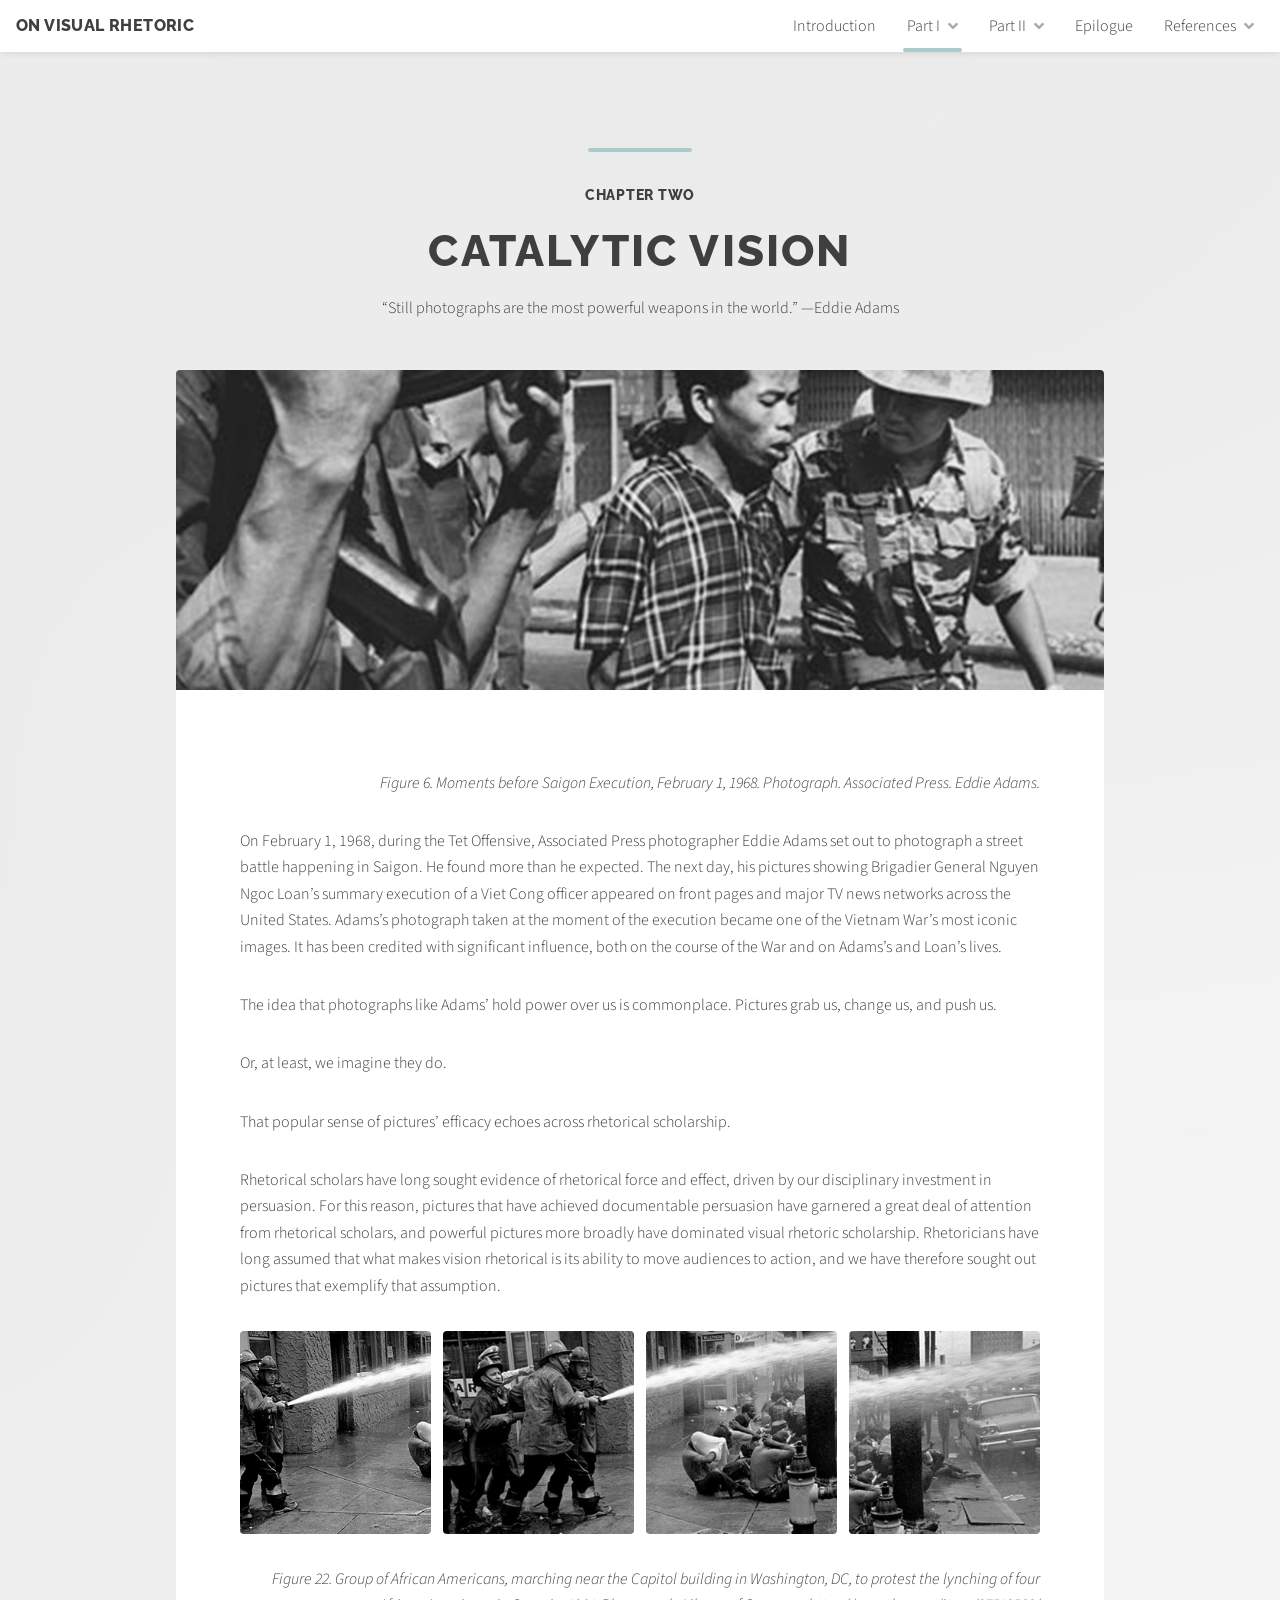
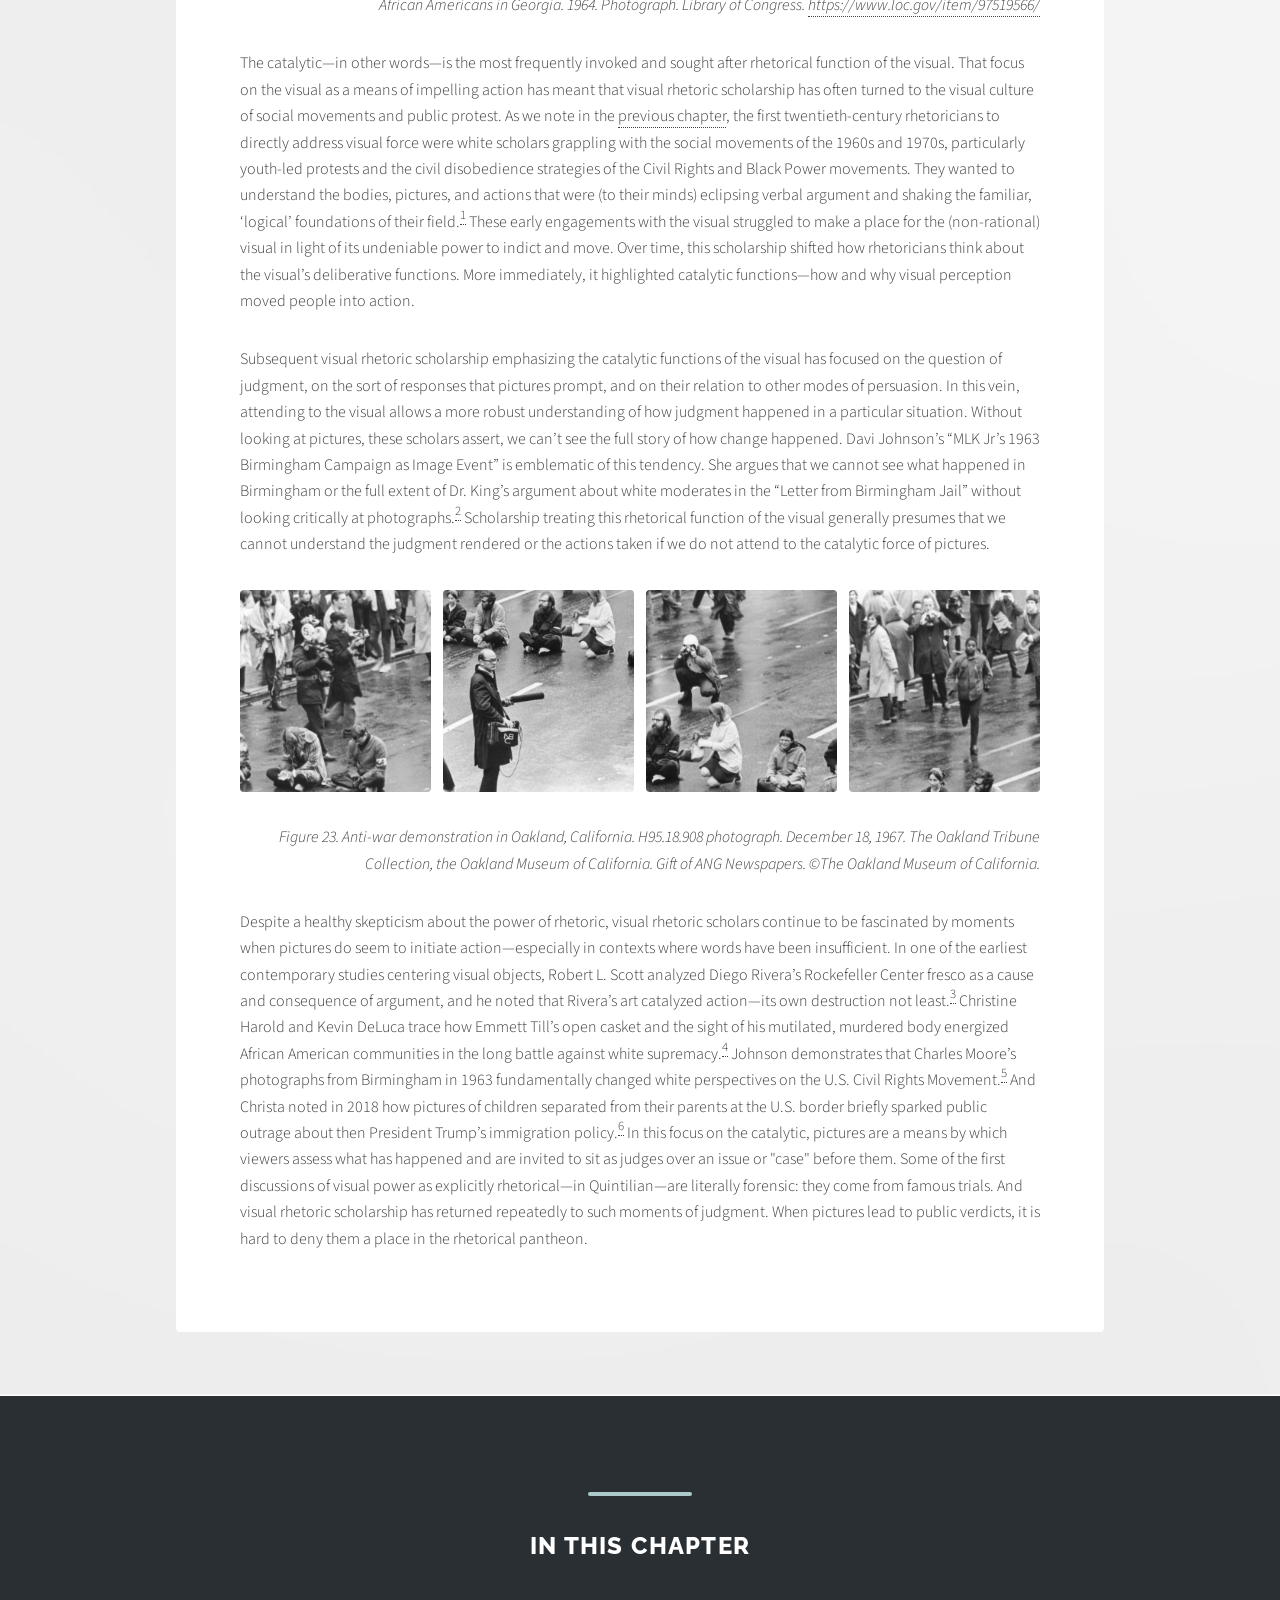
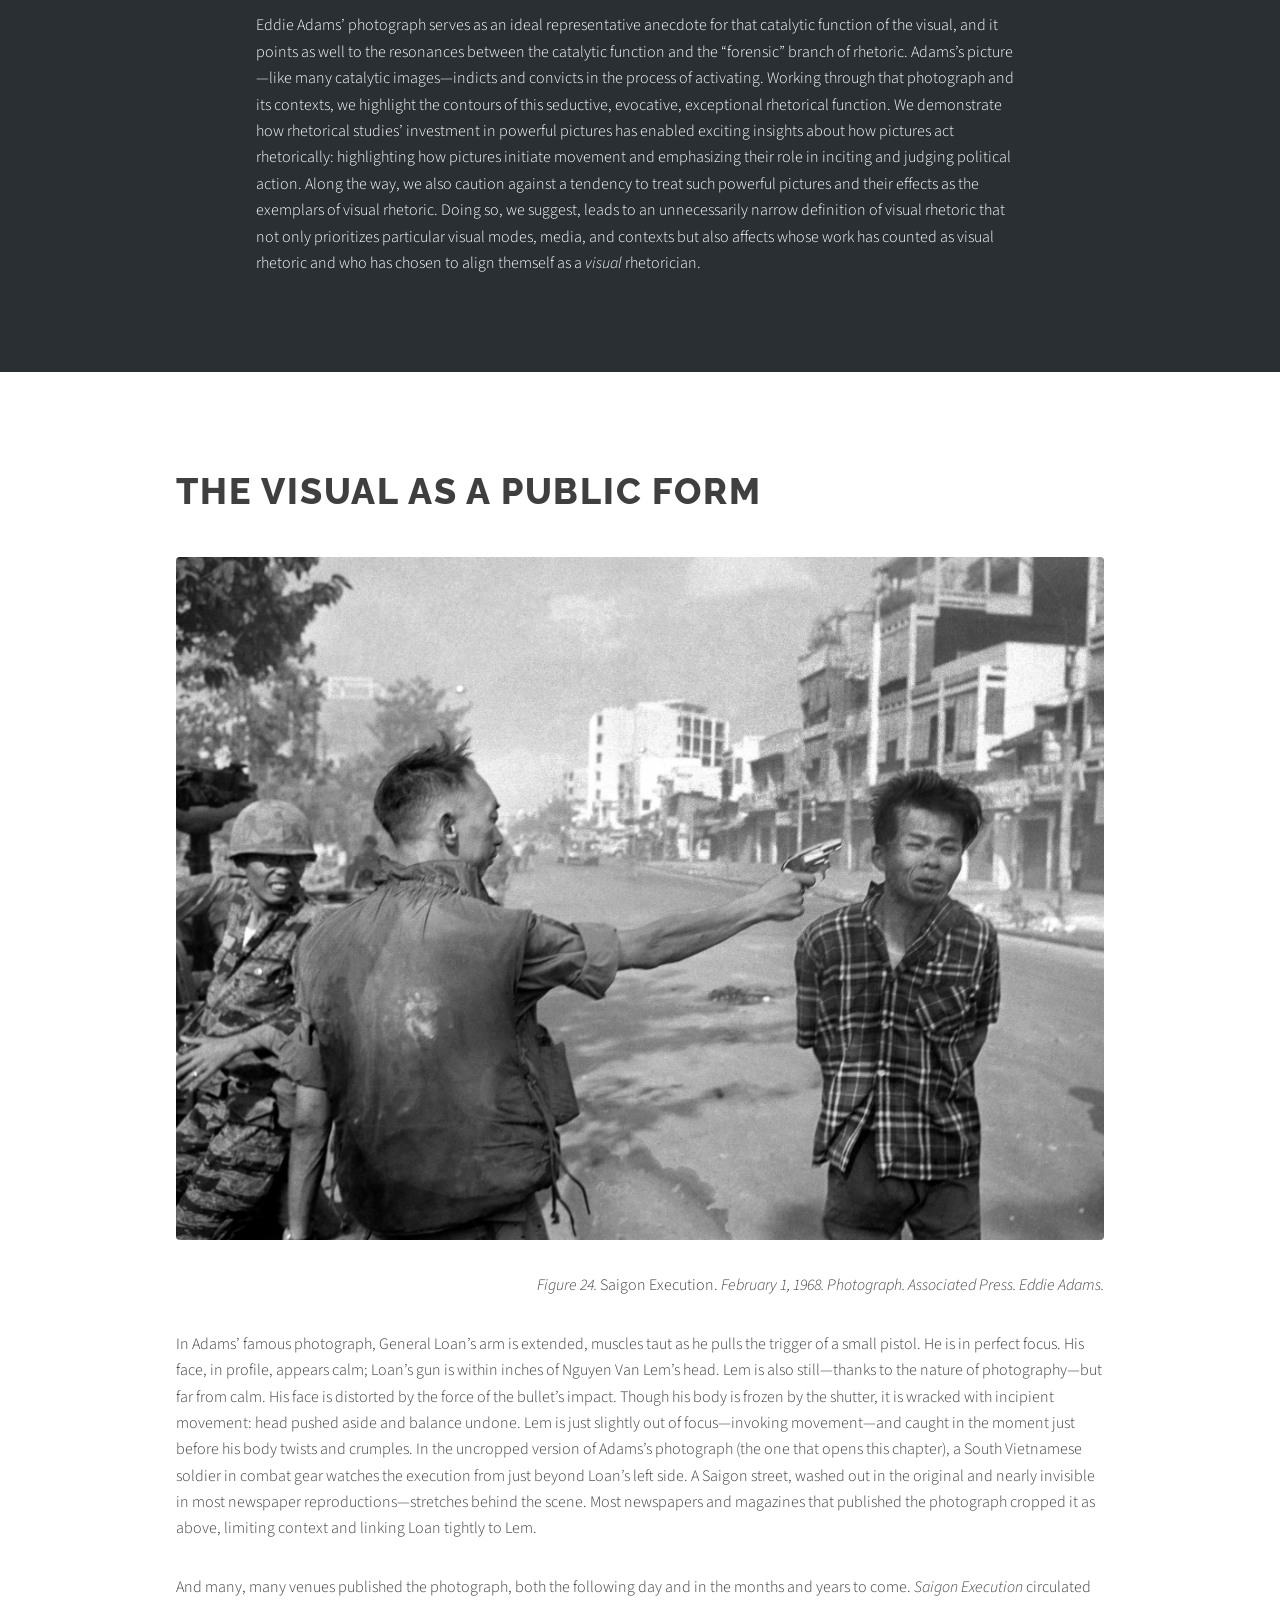
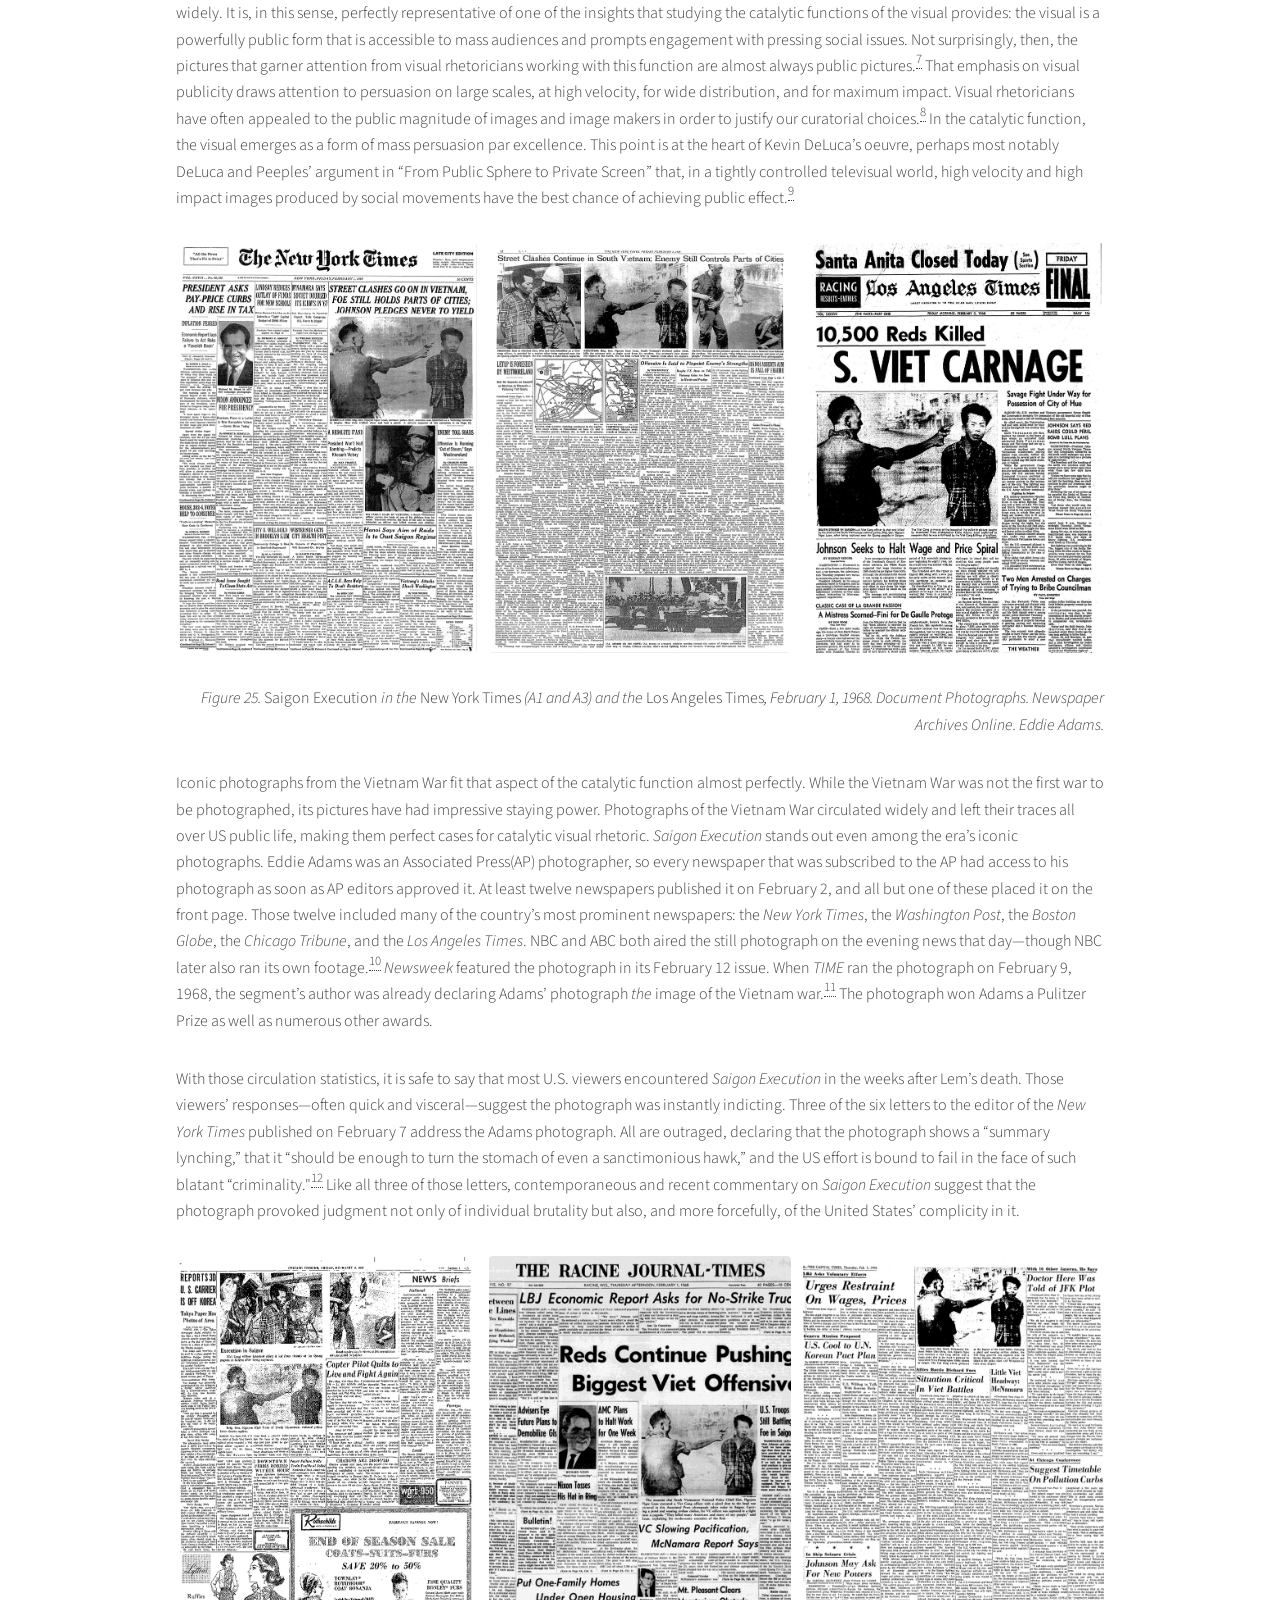
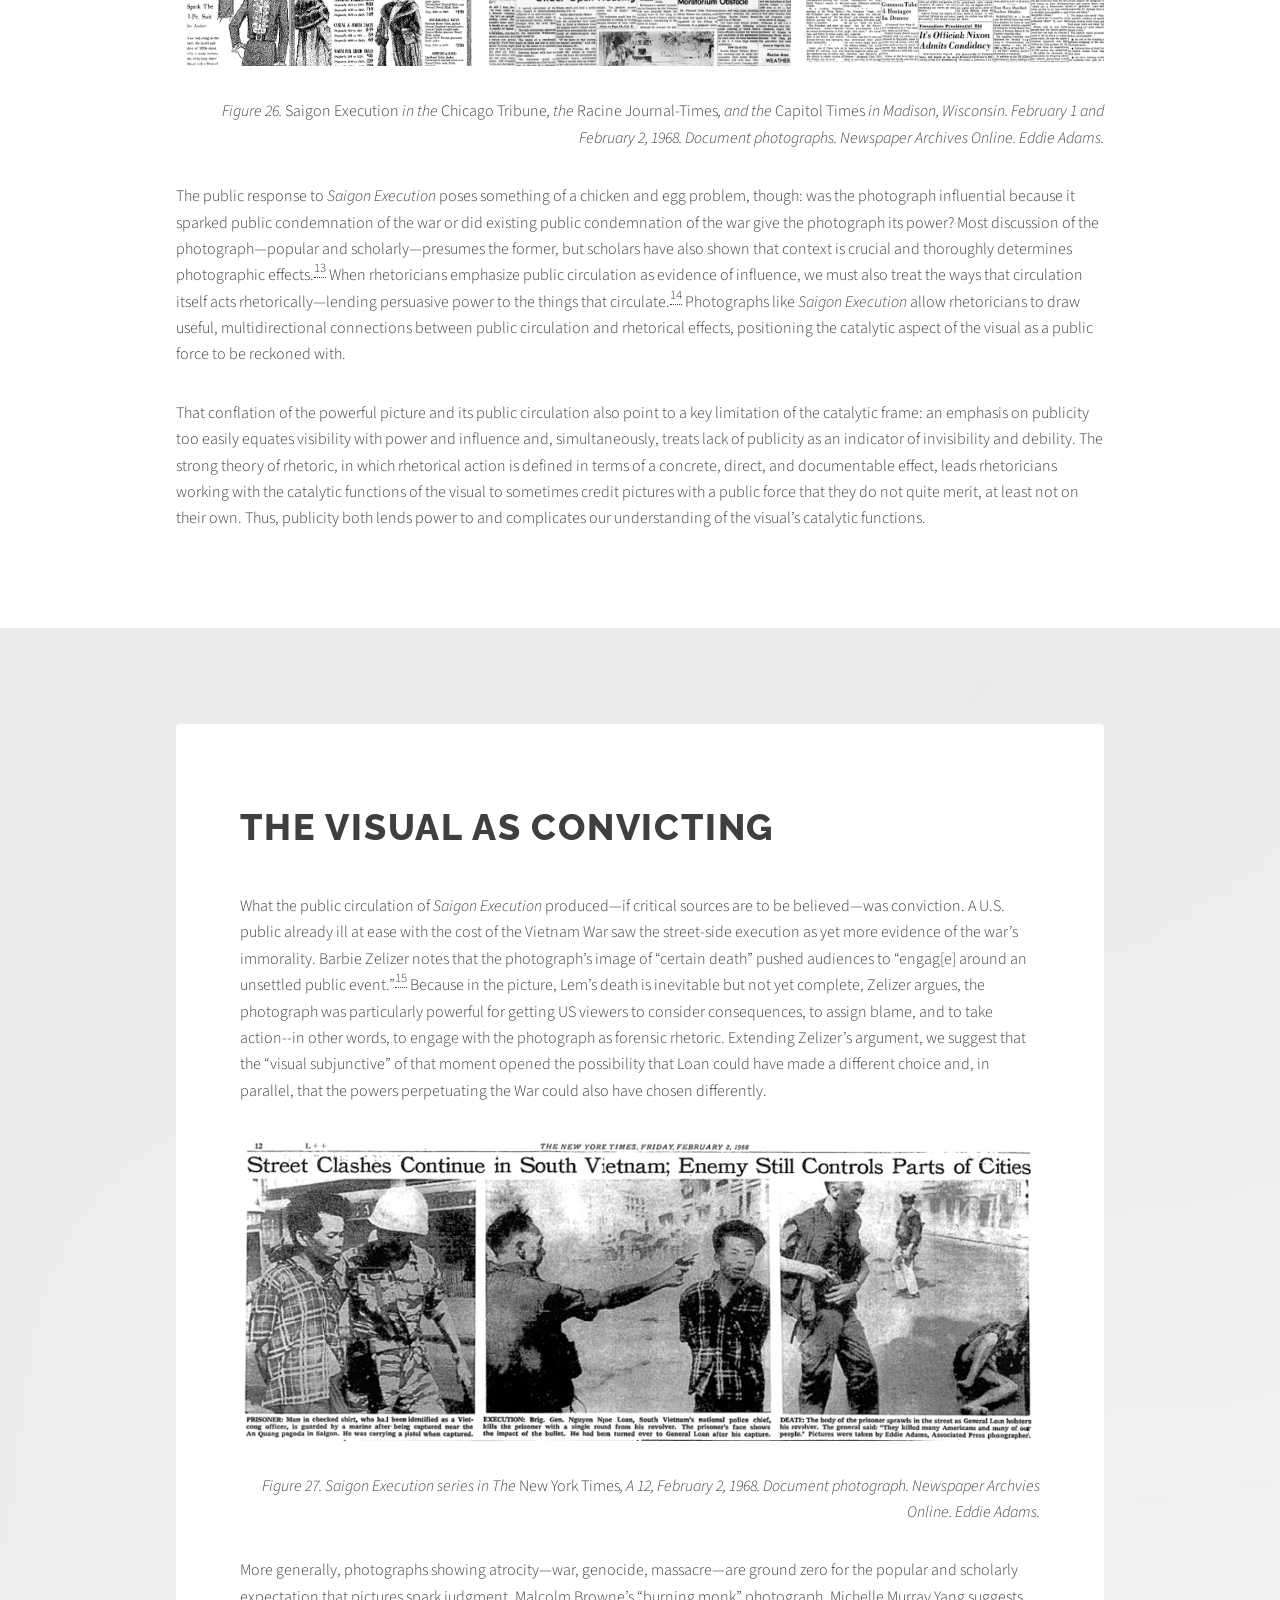
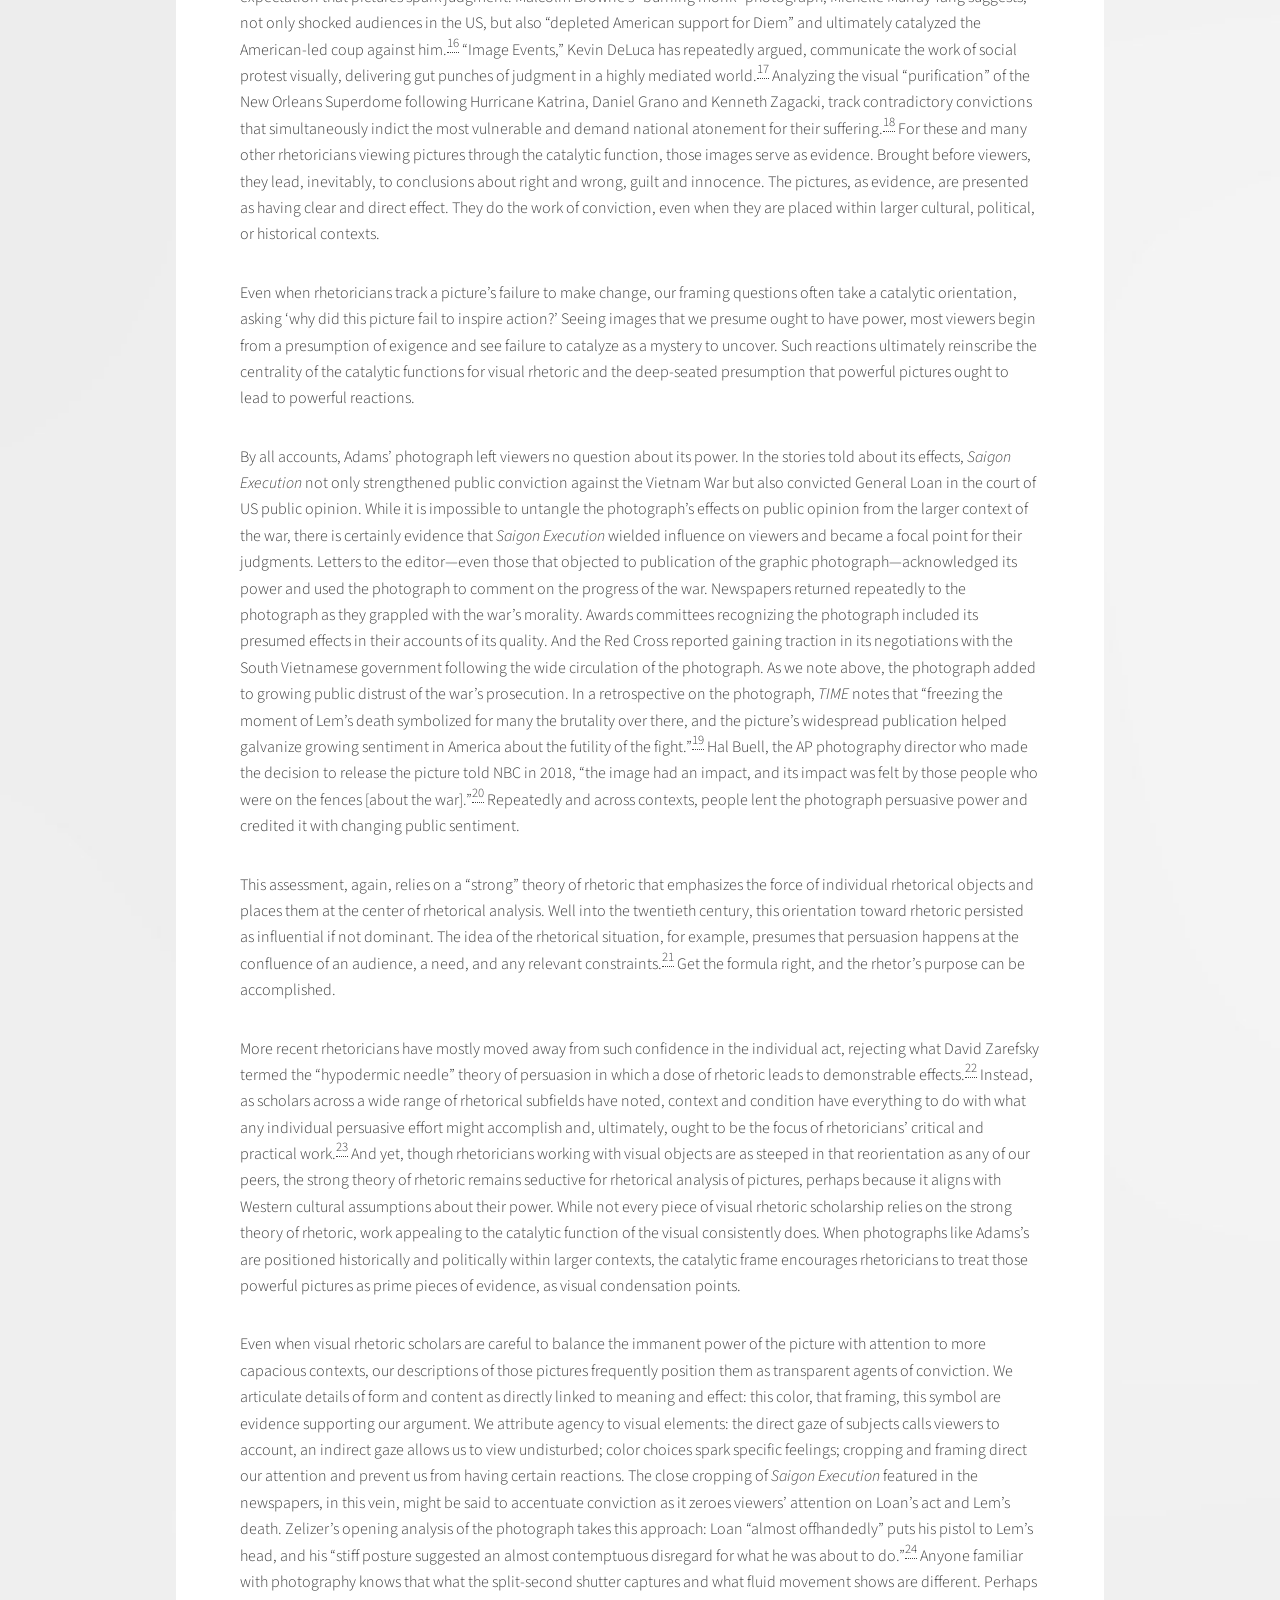
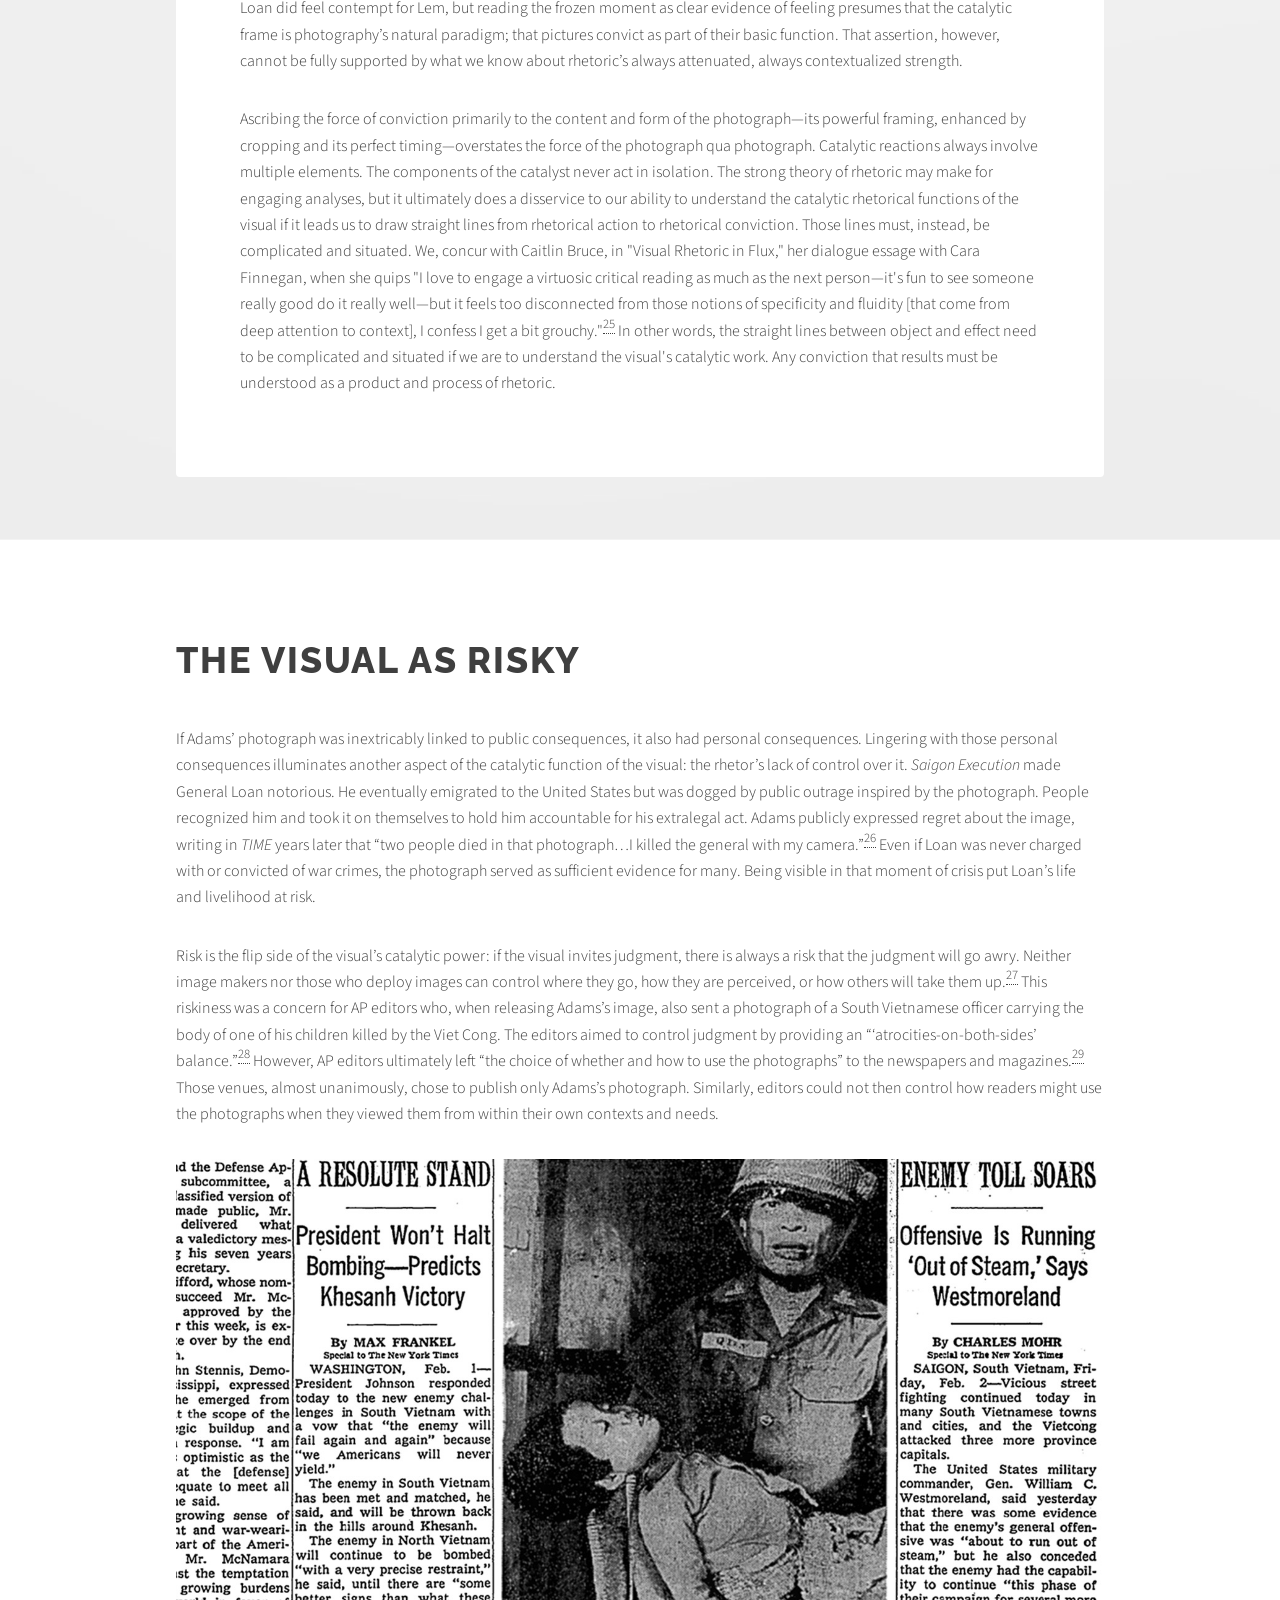
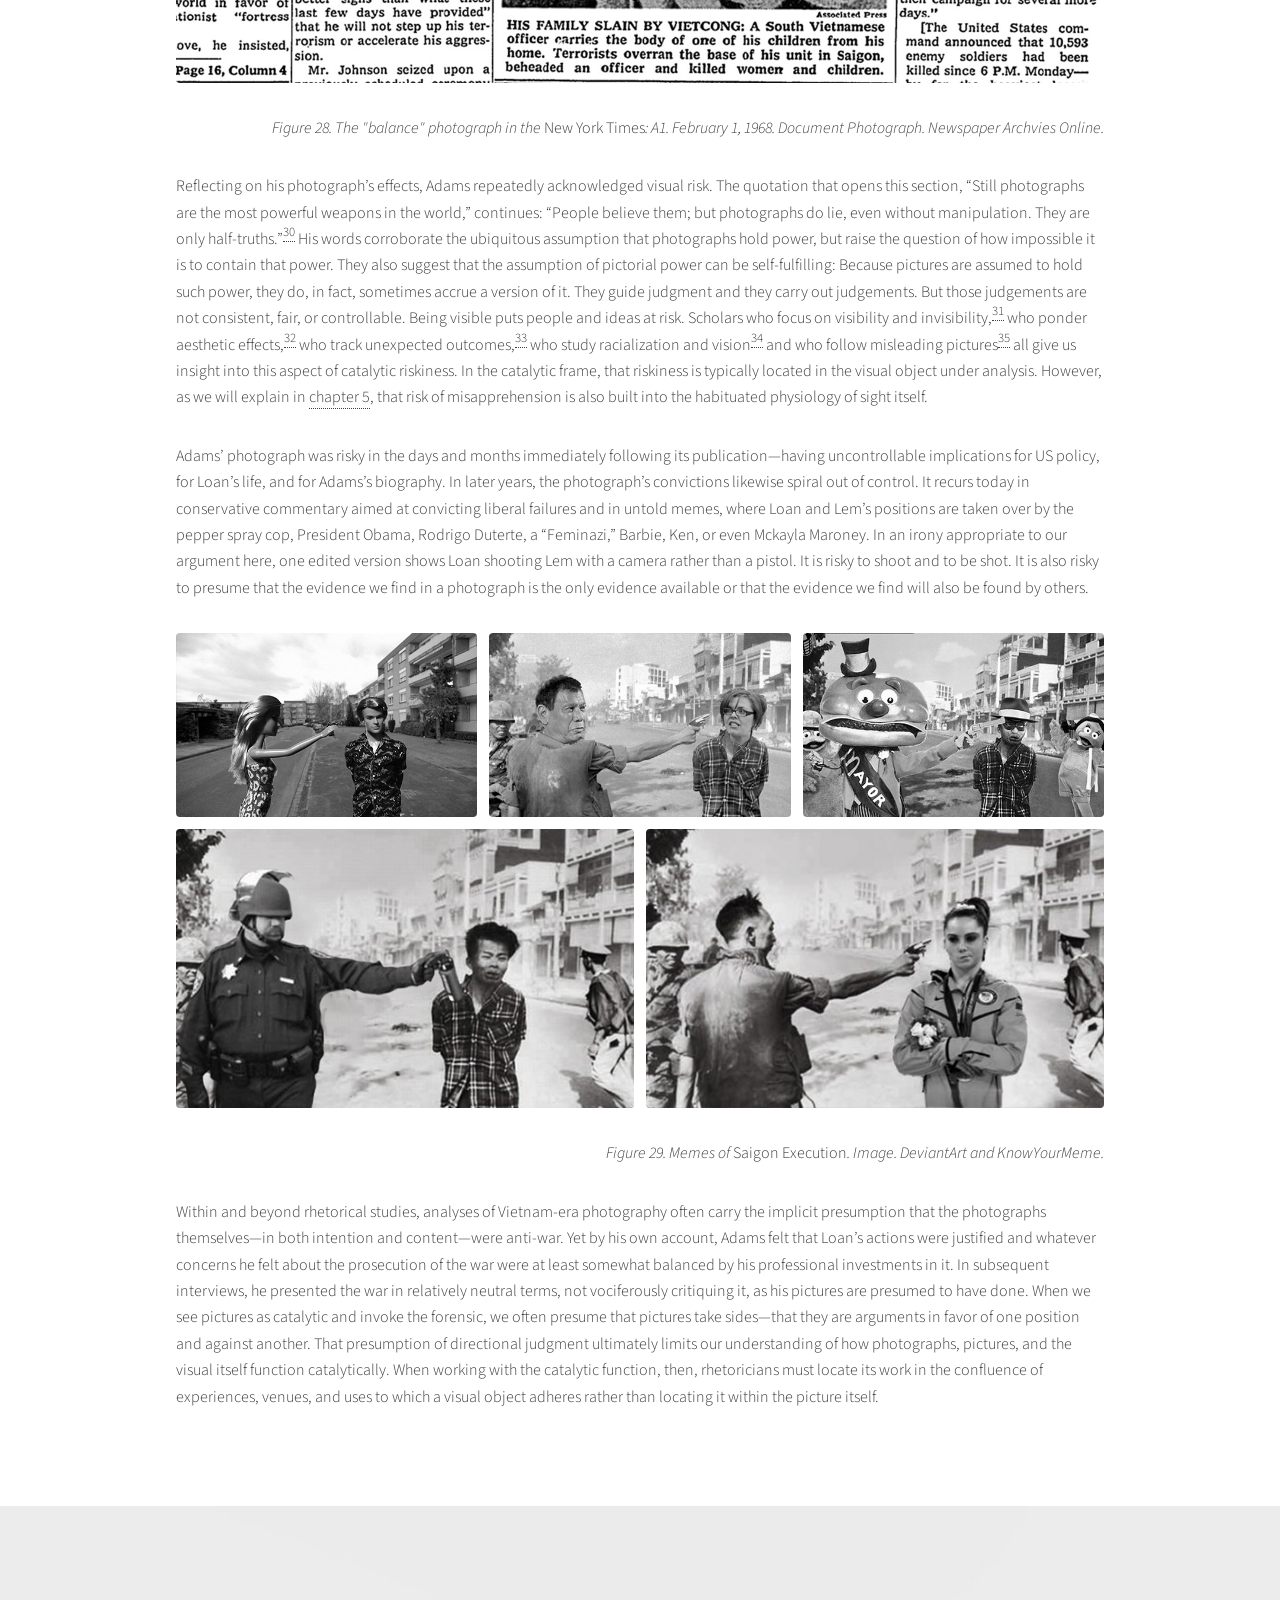
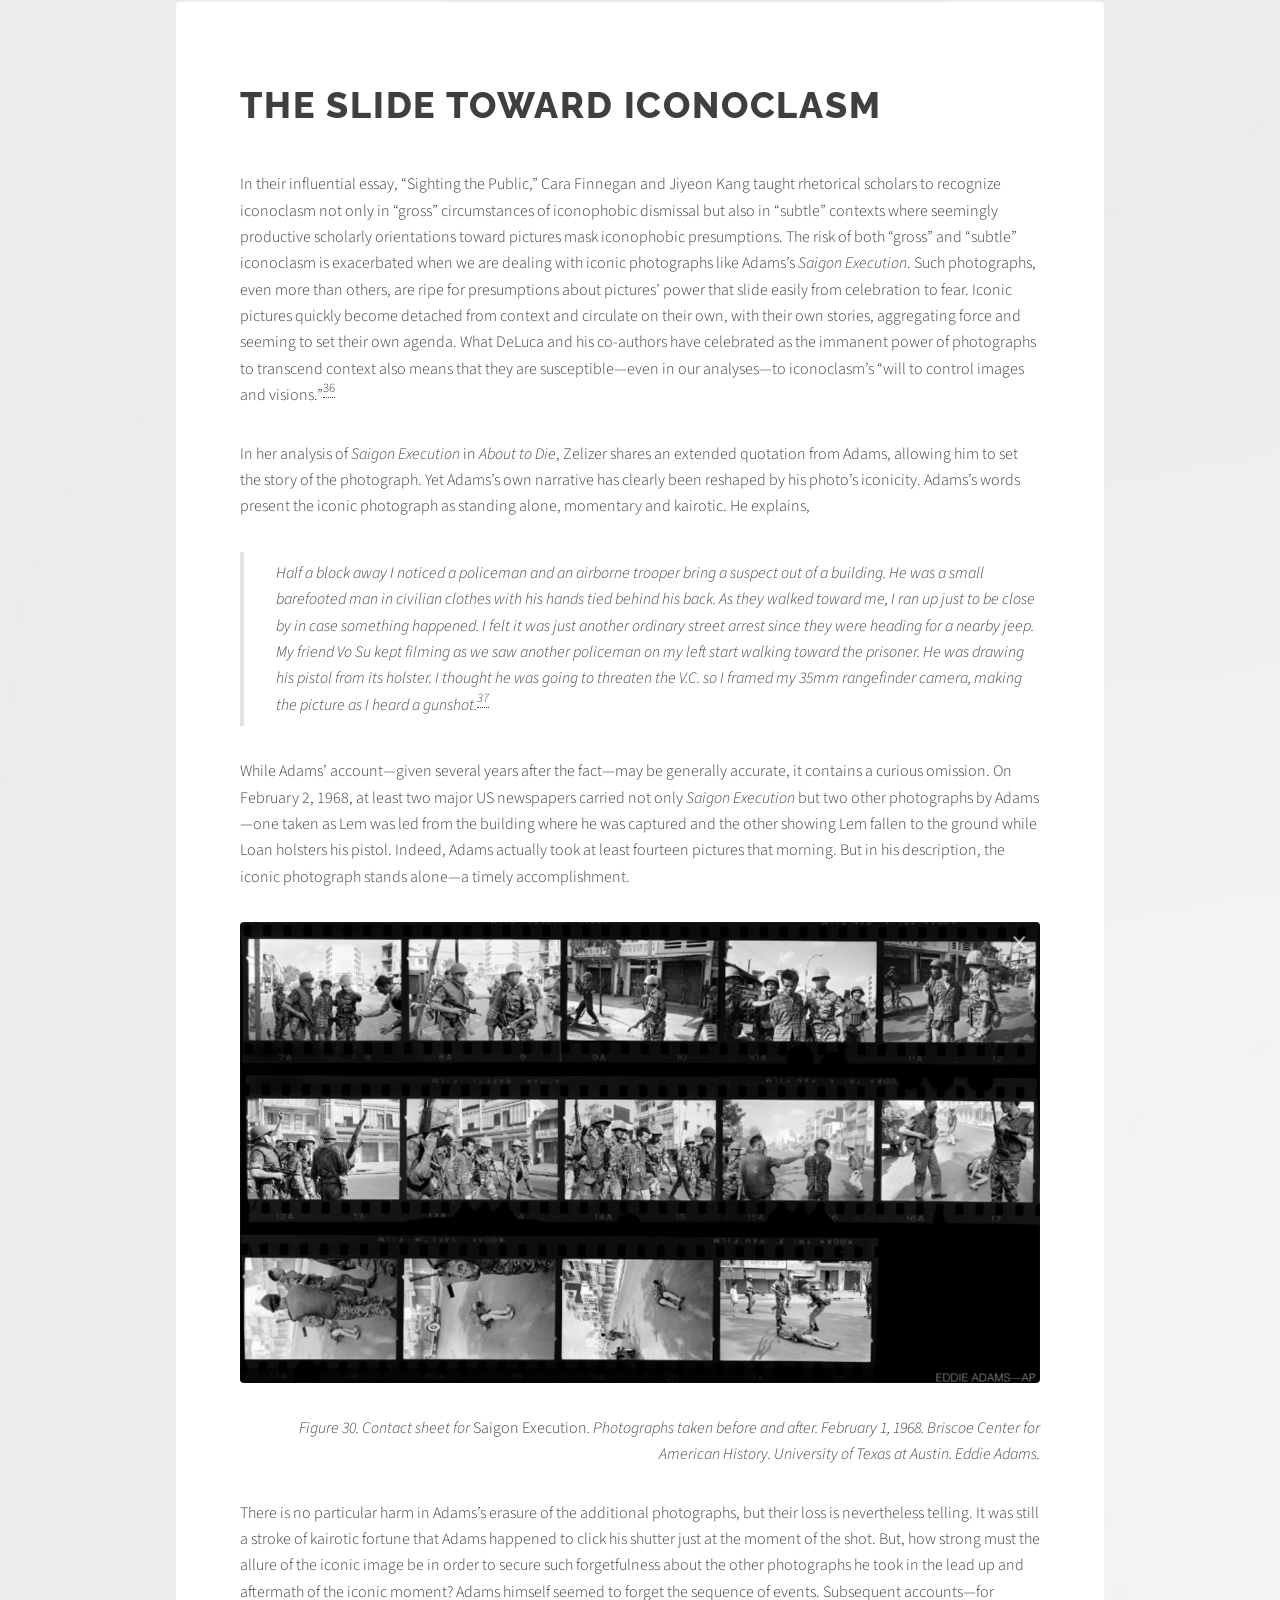
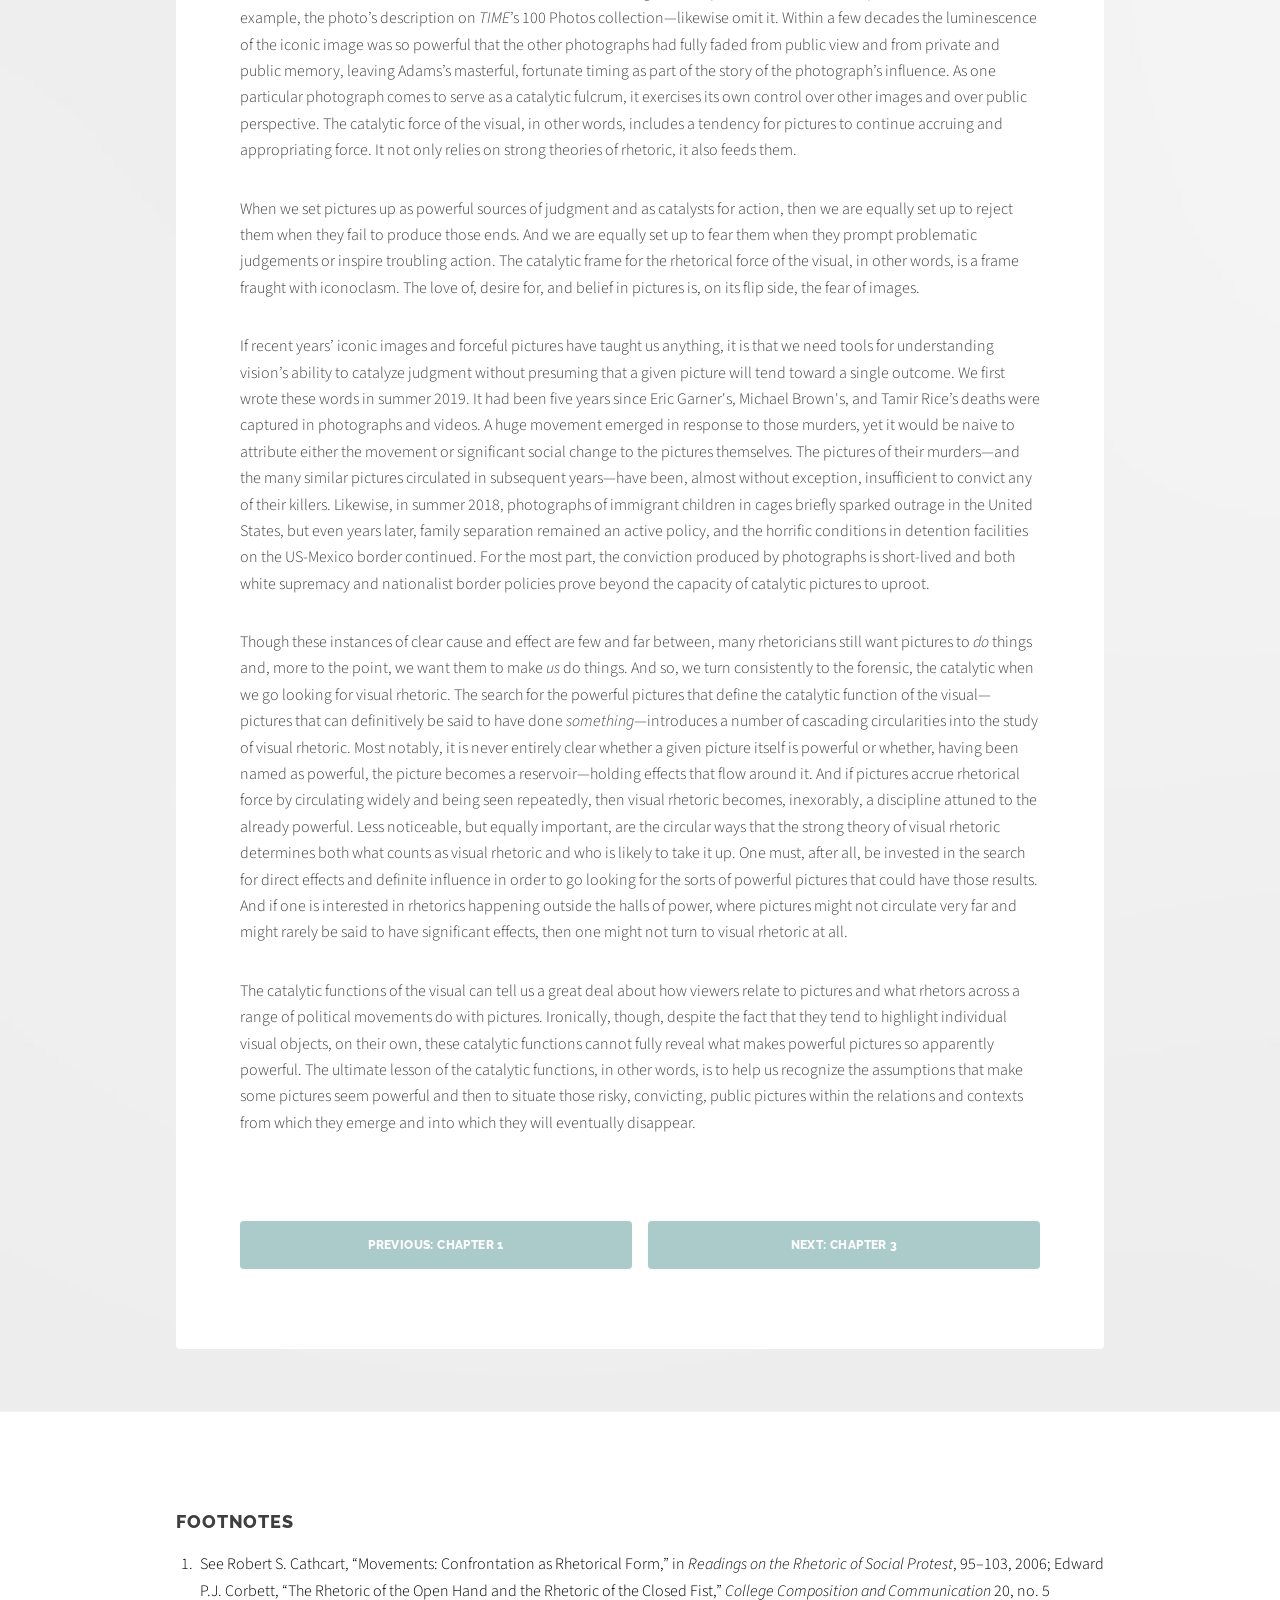
<file: chapter2.html>
<!DOCTYPE HTML>
<!--
	Relativity by Pixelarity
	pixelarity.com | hello@pixelarity.com
	License: pixelarity.com/license
-->
<html>
	<head>
		<title>On Visual Rhetoric</title>
		<meta charset="utf-8" />
		<meta name="viewport" content="width=device-width, initial-scale=1, user-scalable=no" />
		<link rel="stylesheet" href="assets/css/main.css" />
	</head>
	<body class="is-preload">

		<!-- Wrapper -->
			<div id="wrapper">

				<!-- Header -->
					<header id="header">

						<!-- Logo -->
							<div class="logo">
								<a href="index.html"><strong>On Visual Rhetoric</strong></a>
							</div>

						<!-- Nav -->
							<nav id="nav">
								<ul>
									<li><a href="index.html">Introduction</a></li>
									<li class="current">
										<a href="" class="icon solid fa-angle-down">Part I</a>
										<ul>
											<li><a href="part1.html">Part I Introduction</a></li>
											<li><a href="chapter1.html">Chapter One</a></li>
											<li><a href="chapter2.html">Chapter Two</a></li>
											<li><a href="chapter3.html">Chapter Three</a></li>
										</ul>
									</li>
									<li>
										<a href="#" class="icon solid fa-angle-down">Part II</a>
										<ul>
											<li><a href="part2.html">Part II Introduction</a></li>
											<li><a href="chapter4.html">Chapter Four</a></li>
											<li><a href="chapter5.html">Chapter Five</a></li>
											<li><a href="chapter6.html">Chapter Six</a></li>
										</ul>
									</li>
									<li><a href="epilogue.html">Epilogue</a></li>
									<li>
										<a href="#" class="icon solid fa-angle-down">References</a>
										<ul>
											<li><a href="bibliography.html">Bibliography</a></li>
											<li><a href="images.html">Images</a></li>
										</ul>
									</li>
								</ul>
							</nav>
					</header>

				<!-- Section1 -->
				<section class="main alt">
						<header>
							<h5>Chapter Two</h5>
							<h1>Catalytic Vision</h1>
							<p><i></i>“Still photographs are the most powerful weapons in the world.” —Eddie Adams</p>
						</header>
						<div class="inner style2">
							<div class="image main" data-position="center"><img src="images/2_adams2.jpg" alt="Black and white photograph of a captured Viet Cong officer, Nguyen Van Lem, led by South Vietnamese soldiers, moments before being executed." /></div>
							<p align="right"><em>Figure 6. Moments before Saigon Execution, February 1, 1968. Photograph. Associated Press. Eddie Adams.</em></p>
							<p>On February 1, 1968, during the Tet Offensive, Associated Press photographer Eddie Adams set out to photograph a street battle happening in Saigon. He found more than he expected. The next day, his pictures showing Brigadier General Nguyen Ngoc Loan’s summary execution of a Viet Cong officer appeared on front pages and major TV news networks across the United States. Adams’s photograph taken at the moment of the execution became one of the Vietnam War’s most iconic images. It has been credited with significant influence, both on the course of the War and on Adams’s and Loan’s lives.</p>
							<p>The idea that photographs like Adams’ hold power over us is commonplace. Pictures grab us, change us, and push us.</p> 
							<p>Or, at least, we imagine they do.</p>
							<p>That popular sense of pictures’ efficacy echoes across rhetorical scholarship.</p> 
							<p>Rhetorical scholars have long sought evidence of rhetorical force and effect, driven by our disciplinary investment in persuasion. For this reason, pictures that have achieved documentable persuasion have garnered a great deal of attention from rhetorical scholars, and powerful pictures more broadly have dominated visual rhetoric scholarship. Rhetoricians have long assumed that what makes vision rhetorical is its ability to move audiences to action, and we have therefore sought out pictures that exemplify that assumption. </p>
							<div class="box alt">
								<div class="row gtr-50 gtr-uniform">
										<div class="col-3"><span class="image fit"><img src="images/2_protest1.jpg" alt="" /></span></div>
										<div class="col-3"><span class="image fit"><img src="images/2_protest2.jpg" alt="" /></span></div>
										<div class="col-3"><span class="image fit"><img src="images/2_protest3.jpg" alt="" /></span></div>
										<div class="col-3"><span class="image fit"><img src="images/2_protest4.jpg" alt="" /></span></div>
								</div>
							</div>
							<p align="right"><em>Figure 22. Group of African Americans, marching near the Capitol building in Washington, DC, to protest the lynching of four African Americans in Georgia. 1964. Photograph. Library of Congress. <a href="https://www.loc.gov/item/97519566/">https://www.loc.gov/item/97519566/</a></em></p>
							<p>The catalytic—in other words—is the most frequently invoked and sought after rhetorical function of the visual. That focus on the visual as a means of impelling action has meant that visual rhetoric scholarship has often turned to the visual culture of social movements and public protest. As we note in the <a href="chapter1.html">previous chapter</a>, the first twentieth-century rhetoricians to directly address visual force were white scholars grappling with the social movements of the 1960s and 1970s, particularly youth-led protests and the civil disobedience strategies of the Civil Rights and Black Power movements. They wanted to understand the bodies, pictures, and actions that were (to their minds) eclipsing verbal argument and shaking the familiar, ‘logical’ foundations of their field.<sup id="fnref:1"><a href="#fn:1" rel="footnote">1</a></sup> These early engagements with the visual struggled to make a place for the (non-rational) visual in light of its undeniable power to indict and move. Over time, this scholarship shifted how rhetoricians think about the visual’s deliberative functions. More immediately, it highlighted catalytic functions—how and why visual perception moved people into action. </p>
							<p>Subsequent visual rhetoric scholarship emphasizing the catalytic functions of the visual has focused on the question of judgment, on the sort of responses that pictures prompt, and on their relation to other modes of persuasion. In this vein, attending to the visual allows a more robust understanding of how judgment happened in a particular situation. Without looking at pictures, these scholars assert, we can’t see the full story of how change happened. Davi Johnson’s “MLK Jr’s 1963 Birmingham Campaign as Image Event” is emblematic of this tendency. She argues that we cannot see what happened in Birmingham or the full extent of Dr. King’s argument about white moderates in the “Letter from Birmingham Jail” without looking critically at photographs.<sup id="fnref:2"><a href="#fn:2" rel="footnote">2</a></sup> Scholarship treating this rhetorical function of the visual generally presumes that we cannot understand the judgment rendered or the actions taken if we do not attend to the catalytic force of pictures.</p>
							<div class="box alt">
								<div class="row gtr-50 gtr-uniform">
										<div class="col-3"><span class="image fit"><img src="images/2_protest11.jpg" alt="" /></span></div>
										<div class="col-3"><span class="image fit"><img src="images/2_protest12.jpg" alt="" /></span></div>
										<div class="col-3"><span class="image fit"><img src="images/2_protest13.jpg" alt="" /></span></div>
										<div class="col-3"><span class="image fit"><img src="images/2_protest14.jpg" alt="" /></span></div>
								</div>
							</div>
							<p align="right"><em>Figure 23. Anti-war demonstration in Oakland, California. H95.18.908 photograph. December 18, 1967. The Oakland Tribune Collection, the Oakland Museum of California. Gift of ANG Newspapers. &copy;The Oakland Museum of California.</em></p>
							<p>Despite a healthy skepticism about the power of rhetoric, visual rhetoric scholars continue to be fascinated by moments when pictures do seem to initiate action—especially in contexts where words have been insufficient. In one of the earliest contemporary studies centering visual objects, Robert L. Scott analyzed Diego Rivera’s Rockefeller Center fresco as a cause and consequence of argument, and he noted that Rivera’s art catalyzed action—its own destruction not least.<sup id="fnref:3"><a href="#fn:3" rel="footnote">3</a></sup> Christine Harold and Kevin DeLuca trace how Emmett Till’s open casket and the sight of his mutilated, murdered body energized African American communities in the long battle against white supremacy.<sup id="fnref:4"><a href="#fn:4" rel="footnote">4</a></sup> Johnson demonstrates that Charles Moore’s photographs from Birmingham in 1963 fundamentally changed white perspectives on the U.S. Civil Rights Movement.<sup id="fnref:5"><a href="#fn:5" rel="footnote">5</a></sup> And Christa noted in 2018 how pictures of children separated from their parents at the U.S. border briefly sparked public outrage about then President Trump’s immigration policy.<sup id="fnref:6"><a href="#fn:6" rel="footnote">6</a></sup> In this focus on the catalytic, pictures are a means by which viewers assess what has happened and are invited to sit as judges over an issue or "case" before them. Some of the first discussions of visual power as explicitly rhetorical—in Quintilian—are literally forensic: they come from famous trials. And visual rhetoric scholarship has returned repeatedly to such moments of judgment. When pictures lead to public verdicts, it is hard to deny them a place in the rhetorical pantheon.</p>
						</div>
					</section>
				
				<section class="main accent2">
					<header><h3>In this chapter</h3></header>
					<div class="inner narrow">
					<p>Eddie Adams’ photograph serves as an ideal representative anecdote for that catalytic function of the visual, and it points as well to the resonances between the catalytic function and the “forensic” branch of rhetoric. Adams’s picture—like many catalytic images—indicts and convicts in the process of activating. Working through that photograph and its contexts, we highlight the contours of this seductive, evocative, exceptional rhetorical function. We demonstrate how rhetorical studies’ investment in powerful pictures has enabled exciting insights about how pictures act rhetorically: highlighting how pictures initiate movement and emphasizing their role in inciting and judging political action. Along the way, we also caution against a tendency to treat such powerful pictures and their effects as the exemplars of visual rhetoric. Doing so, we suggest, leads to an unnecessarily narrow definition of visual rhetoric that not only prioritizes particular visual modes, media, and contexts but also affects whose work has counted as visual rhetoric and who has chosen to align themself as a <em>visual</em> rhetorician.</p>
					</div>
				</section>
				
				<section class="main">
				<div class="inner">
					<h2>The Visual as a Public Form</h2><br>
					<span class="image fit"><img src="images/2_adams.jpg" alt="" /></span>
					<p align="right"><em>Figure 24. </em>Saigon Execution.<em> February 1, 1968. Photograph. Associated Press. Eddie Adams.</em></p>
					<p>In Adams’ famous photograph, General Loan’s arm is extended, muscles taut as he pulls the trigger of a small pistol. He is in perfect focus. His face, in profile, appears calm; Loan’s gun is within inches of Nguyen Van Lem’s head. Lem is also still—thanks to the nature of photography—but far from calm. His face is distorted by the force of the bullet’s impact. Though his body is frozen by the shutter, it is wracked with incipient movement: head pushed aside and balance undone. Lem is just slightly out of focus—invoking movement—and caught in the moment just before his body twists and crumples. In the uncropped version of Adams’s photograph (the one that opens this chapter), a South Vietnamese soldier in combat gear watches the execution from just beyond Loan’s left side. A Saigon street, washed out in the original and nearly invisible in most newspaper reproductions—stretches behind the scene. Most newspapers and magazines that published the photograph cropped it as above, limiting context and linking Loan tightly to Lem.</p>
					<p>And many, many venues published the photograph, both the following day and in the months and years to come. <em>Saigon Execution</em> circulated widely. It is, in this sense, perfectly representative of one of the insights that studying the catalytic functions of the visual provides: the visual is a powerfully public form that is accessible to mass audiences and prompts engagement with pressing social issues. Not surprisingly, then, the pictures that garner attention from visual rhetoricians working with this function are almost always public pictures.<sup id="fnref:7"><a href="#fn:7" rel="footnote">7</a></sup> That emphasis on visual publicity draws attention to persuasion on large scales, at high velocity, for wide distribution, and for maximum impact. Visual rhetoricians have often appealed to the public magnitude of images and image makers in order to justify our curatorial choices.<sup id="fnref:8"><a href="#fn:8" rel="footnote">8</a></sup> In the catalytic function, the visual emerges as a form of mass persuasion par excellence. This point is at the heart of Kevin DeLuca’s oeuvre, perhaps most notably DeLuca and Peeples’ argument in “From Public Sphere to Private Screen” that, in a tightly controlled televisual world, high velocity and high impact images produced by social movements have the best chance of achieving public effect.<sup id="fnref:9"><a href="#fn:9" rel="footnote">9</a></sup> </p>
					<div class="box alt">
								<div class="row gtr-50 gtr-uniform">
										<div class="col-4"><span class="image fit"><img src="images/2-nyt.jpg" alt="Three pages from newspapers that printed “Saigon Execution.”" /></span></div>
										<div class="col-4"><span class="image fit"><img src="images/2-nyt2.jpg" alt="" /></span></div>
										<div class="col-4"><span class="image fit"><img src="images/2-latimes.jpg" alt="" /></span></div>
								</div>
							</div>
					<p align="right"><em>Figure 25. </em>Saigon Execution<em> in the </em>New York Times<em> (A1 and A3) and the </em>Los Angeles Times<em>, February 1, 1968. Document Photographs. Newspaper Archives Online. Eddie Adams.</em></p>
					<p>Iconic photographs from the Vietnam War fit that aspect of the catalytic function almost perfectly. While the Vietnam War was not the first war to be photographed, its pictures have had impressive staying power. Photographs of the Vietnam War circulated widely and left their traces all over US public life, making them perfect cases for catalytic visual rhetoric. <em>Saigon Execution</em> stands out even among the era’s iconic photographs. Eddie Adams was an Associated Press(AP) photographer, so every newspaper that was subscribed to the AP had access to his photograph as soon as AP editors approved it. At least twelve newspapers published it on February 2, and all but one of these placed it on the front page. Those twelve included many of the country’s most prominent newspapers: the <em>New York Times</em>, the <em>Washington Post</em>, the <em>Boston Globe</em>, the <em>Chicago Tribune</em>, and the <em>Los Angeles Times</em>. NBC and ABC both aired the still photograph on the evening news that day—though NBC later also ran its own footage.<sup id="fnref:10"><a href="#fn:10" rel="footnote">10</a></sup> <em>Newsweek</em> featured the photograph in its February 12 issue. When <em>TIME</em> ran the photograph on February 9, 1968, the segment’s author was already declaring Adams’ photograph <em>the</em> image of the Vietnam war.<sup id="fnref:11"><a href="#fn:11" rel="footnote">11</a></sup> The photograph won Adams a Pulitzer Prize as well as numerous other awards.</p>
					<p>With those circulation statistics, it is safe to say that most U.S. viewers encountered <em>Saigon Execution</em> in the weeks after Lem’s death. Those viewers’ responses—often quick and visceral—suggest the photograph was instantly indicting. Three of the six letters to the editor of the <em>New York Times</em> published on February 7 address the Adams photograph. All are outraged, declaring that the photograph shows a “summary lynching,” that it “should be enough to turn the stomach of even a sanctimonious hawk,” and the US effort is bound to fail in the face of such blatant “criminality."<sup id="fnref:12"><a href="#fn:12" rel="footnote">12</a></sup> Like all three of those letters, contemporaneous and recent commentary on <em>Saigon Execution</em> suggest that the photograph provoked judgment not only of individual brutality but also, and more forcefully, of the United States’ complicity in it.</p>
					<div class="box alt">
								<div class="row gtr-50 gtr-uniform">
										<div class="col-4"><span class="image fit"><img src="images/2-chicagotrib.jpg" alt="Three pages from newspapers that printed “Saigon Execution." /></span></div>
										<div class="col-4"><span class="image fit"><img src="images/2-racine.jpg" alt="" /></span></div>
										<div class="col-4"><span class="image fit"><img src="images/2-captimes.jpg" alt="" /></span></div>
								</div>
							</div>
					<p align="right"><em>Figure 26. </em>Saigon Execution<em> in the </em>Chicago Tribune<em>, the </em>Racine Journal-Times<em>, and the </em>Capitol Times<em> in Madison, Wisconsin. February 1 and February 2, 1968. Document photographs. Newspaper Archives Online. Eddie Adams.</em></p>
					<p>The public response to <em>Saigon Execution</em> poses something of a chicken and egg problem, though: was the photograph influential because it sparked public condemnation of the war or did existing public condemnation of the war give the photograph its power? Most discussion of the photograph—popular and scholarly—presumes the former, but scholars have also shown that context is crucial and thoroughly determines photographic effects.<sup id="fnref:13"><a href="#fn:13" rel="footnote">13</a></sup> When rhetoricians emphasize public circulation as evidence of influence, we must also treat the ways that circulation itself acts rhetorically—lending persuasive power to the things that circulate.<sup id="fnref:14"><a href="#fn:14" rel="footnote">14</a></sup> Photographs like <em>Saigon Execution</em> allow rhetoricians to draw useful, multidirectional connections between public circulation and rhetorical effects, positioning the catalytic aspect of the visual as a public force to be reckoned with.</p>
					<p>That conflation of the powerful picture and its public circulation also point to a key limitation of the catalytic frame: an emphasis on publicity too easily equates visibility with power and influence and, simultaneously, treats lack of publicity as an indicator of invisibility and debility. The strong theory of rhetoric, in which rhetorical action is defined in terms of a concrete, direct, and documentable effect, leads rhetoricians working with the catalytic functions of the visual to sometimes credit pictures with a public force that they do not quite merit, at least not on their own. Thus, publicity both lends power to and complicates our understanding of the visual’s catalytic functions.</p>
					</div>
				</section>
				
				<section class="main alt">
					<div class="inner style2">
					<h2>The Visual as Convicting</h2><br>
						<p>What the public circulation of <em>Saigon Execution</em> produced—if critical sources are to be believed—was conviction. A U.S. public already ill at ease with the cost of the Vietnam War saw the street-side execution as yet more evidence of the war’s immorality. Barbie Zelizer notes that the photograph’s image of “certain death” pushed audiences to “engag[e] around an unsettled public event.”<sup id="fnref:15"><a href="#fn:15" rel="footnote">15</a></sup> Because in the picture, Lem’s death is inevitable but not yet complete, Zelizer argues, the photograph was particularly powerful for getting US viewers to consider consequences, to assign blame, and to take action--in other words, to engage with the photograph as forensic rhetoric. Extending Zelizer’s argument, we suggest that the “visual subjunctive” of that moment opened the possibility that Loan could have made a different choice and, in parallel, that the powers perpetuating the War could also have chosen differently.</p>
						<span class="image fit"><img src="images/2-nyt-pg12.jpg" alt="Three photographs, including one before and after “Saigon Execution,” used together in a New York Times story. " /></span>
						<p align="right"><em>Figure 27. <em>Saigon Execution</em> series in The </em> New York Times<em>, A 12, February 2, 1968. Document photograph. Newspaper Archvies Online. Eddie Adams.</em></p>
						<p>More generally, photographs showing atrocity—war, genocide, massacre—are ground zero for the popular and scholarly expectation that pictures spark judgment. Malcolm Browne’s “burning monk” photograph, Michelle Murray Yang suggests, not only shocked audiences in the US, but also “depleted American support for Diem” and ultimately catalyzed the American-led coup against him.<sup id="fnref:16"><a href="#fn:16" rel="footnote">16</a></sup> “Image Events,” Kevin DeLuca has repeatedly argued, communicate the work of social protest visually, delivering gut punches of judgment in a highly mediated world.<sup id="fnref:17"><a href="#fn:17" rel="footnote">17</a></sup> Analyzing the visual “purification” of the New Orleans Superdome following Hurricane Katrina, Daniel Grano and Kenneth Zagacki, track contradictory convictions that simultaneously indict the most vulnerable and demand national atonement for their suffering.<sup id="fnref:18"><a href="#fn:18" rel="footnote">18</a></sup> For these and many other rhetoricians viewing pictures through the catalytic function, those images serve as evidence. Brought before viewers, they lead, inevitably, to conclusions about right and wrong, guilt and innocence. The pictures, as evidence, are presented as having clear and direct effect. They do the work of conviction, even when they are placed within larger cultural, political, or historical contexts.</p>
						<p>Even when rhetoricians track a picture’s failure to make change, our framing questions often take a catalytic orientation, asking ‘why did this picture fail to inspire action?’ Seeing images that we presume ought to have power, most viewers begin from a presumption of exigence and see failure to catalyze as a mystery to uncover. Such reactions ultimately reinscribe the centrality of the catalytic functions for visual rhetoric and the deep-seated presumption that powerful pictures ought to lead to powerful reactions.</p>
						<p>By all accounts, Adams’ photograph left viewers no question about its power. In the stories told about its effects, <em>Saigon Execution</em> not only strengthened public conviction against the Vietnam War but also convicted General Loan in the court of US public opinion. While it is impossible to untangle the photograph’s effects on public opinion from the larger context of the war, there is certainly evidence that <em>Saigon Execution</em> wielded influence on viewers and became a focal point for their judgments. Letters to the editor—even those that objected to publication of the graphic photograph—acknowledged its power and used the photograph to comment on the progress of the war. Newspapers returned repeatedly to the photograph as they grappled with the war’s morality. Awards committees recognizing the photograph included its presumed effects in their accounts of its quality. And the Red Cross reported gaining traction in its negotiations with the South Vietnamese government following the wide circulation of the photograph. As we note above, the photograph added to growing public distrust of the war’s prosecution. In a retrospective on the photograph, <em>TIME</em> notes that “freezing the moment of Lem’s death symbolized for many the brutality over there, and the picture’s widespread publication helped galvanize growing sentiment in America about the futility of the fight.”<sup id="fnref:19"><a href="#fn:19" rel="footnote">19</a></sup> Hal Buell, the AP photography director who made the decision to release the picture told NBC in 2018, “the image had an impact, and its impact was felt by those people who were on the fences [about the war].”<sup id="fnref:20"><a href="#fn:20" rel="footnote">20</a></sup> Repeatedly and across contexts, people lent the photograph persuasive power and credited it with changing public sentiment.</p>
						<p>This assessment, again, relies on a “strong” theory of rhetoric that emphasizes the force of individual rhetorical objects and places them at the center of rhetorical analysis. Well into the twentieth century, this orientation toward rhetoric persisted as influential if not dominant. The idea of the rhetorical situation, for example, presumes that persuasion happens at the confluence of an audience, a need, and any relevant constraints.<sup id="fnref:21"><a href="#fn:21" rel="footnote">21</a></sup> Get the formula right, and the rhetor’s purpose can be accomplished.</p>
						<p>More recent rhetoricians have mostly moved away from such confidence in the individual act, rejecting what David Zarefsky termed the “hypodermic needle” theory of persuasion in which a dose of rhetoric leads to demonstrable effects.<sup id="fnref:22"><a href="#fn:22" rel="footnote">22</a></sup> Instead, as scholars across a wide range of rhetorical subfields have noted, context and condition have everything to do with what any individual persuasive effort might accomplish and, ultimately, ought to be the focus of rhetoricians’ critical and practical work.<sup id="fnref:23"><a href="#fn:23" rel="footnote">23</a></sup> And yet, though rhetoricians working with visual objects are as steeped in that reorientation as any of our peers, the strong theory of rhetoric remains seductive for rhetorical analysis of pictures, perhaps because it aligns with Western cultural assumptions about their power. While not every piece of visual rhetoric scholarship relies on the strong theory of rhetoric, work appealing to the catalytic function of the visual consistently does. When photographs like Adams’s are positioned historically and politically within larger contexts, the catalytic frame encourages rhetoricians to treat those powerful pictures as prime pieces of evidence, as visual condensation points.</p>
						<p>Even when visual rhetoric scholars are careful to balance the immanent power of the picture with attention to more capacious contexts, our descriptions of those pictures frequently position them as transparent agents of conviction. We articulate details of form and content as directly linked to meaning and effect: this color, that framing, this symbol are evidence supporting our argument. We attribute agency to visual elements: the direct gaze of subjects calls viewers to account, an indirect gaze allows us to view undisturbed; color choices spark specific feelings; cropping and framing direct our attention and prevent us from having certain reactions. The close cropping of <em>Saigon Execution</em> featured in the newspapers, in this vein, might be said to accentuate conviction as it zeroes viewers’ attention on Loan’s act and Lem’s death. Zelizer’s opening analysis of the photograph takes this approach: Loan “almost offhandedly” puts his pistol to Lem’s head, and his “stiff posture suggested an almost contemptuous disregard for what he was about to do.”<sup id="fnref:24"><a href="#fn:24" rel="footnote">24</a></sup> Anyone familiar with photography knows that what the split-second shutter captures and what fluid movement shows are different. Perhaps Loan did feel contempt for Lem, but reading the frozen moment as clear evidence of feeling presumes that the catalytic frame is photography’s natural paradigm; that pictures convict as part of their basic function. That assertion, however, cannot be fully supported by what we know about rhetoric’s always attenuated, always contextualized strength. </p>
						<p>Ascribing the force of conviction primarily to the content and form of the photograph—its powerful framing, enhanced by cropping and its perfect timing—overstates the force of the photograph qua photograph. Catalytic reactions always involve multiple elements. The components of the catalyst never act in isolation. The strong theory of rhetoric may make for engaging analyses, but it ultimately does a disservice to our ability to understand the catalytic rhetorical functions of the visual if it leads us to draw straight lines from rhetorical action to rhetorical conviction. Those lines must, instead, be complicated and situated. We, concur with Caitlin Bruce, in "Visual Rhetoric in Flux," her dialogue essage with Cara Finnegan, when she quips "I love to engage a virtuosic critical reading as much as the next person—it's fun to see someone really good do it really well—but it feels too disconnected from those notions of specificity and fluidity [that come from deep attention to context], I confess I get a bit grouchy."<sup id="fnref:25"><a href="#fn:25" rel="footnote">25</a></sup> In other words, the straight lines between object and effect need to be complicated and situated if we are to understand the visual's catalytic work. Any conviction that results must be understood as a product and process of rhetoric.</p>
					</div>
				</section>
				<section class="main">
					<div class="inner">
						<h2>The Visual as Risky</h2><br>
						<p>If Adams’ photograph was inextricably linked to public consequences, it also had personal consequences. Lingering with those personal consequences illuminates another aspect of the catalytic function of the visual: the rhetor’s lack of control over it. <em>Saigon Execution</em> made General Loan notorious. He eventually emigrated to the United States but was dogged by public outrage inspired by the photograph. People recognized him and took it on themselves to hold him accountable for his extralegal act. Adams publicly expressed regret about the image, writing in <em>TIME</em> years later that “two people died in that photograph…I killed the general with my camera.”<sup id="fnref:26"><a href="#fn:26" rel="footnote">26</a></sup> Even if Loan was never charged with or convicted of war crimes, the photograph served as sufficient evidence for many. Being visible in that moment of crisis put Loan’s life and livelihood at risk.</p>
						<p>Risk is the flip side of the visual’s catalytic power: if the visual invites judgment, there is always a risk that the judgment will go awry. Neither image makers nor those who deploy images can control where they go, how they are perceived, or how others will take them up.<sup id="fnref:27"><a href="#fn:27" rel="footnote">27</a></sup> This riskiness was a concern for AP editors who, when releasing Adams’s image, also sent a photograph of a South Vietnamese officer carrying the body of one of his children killed by the Viet Cong. The editors aimed to control judgment by providing an “‘atrocities-on-both-sides’ balance.”<sup id="fnref:28"><a href="#fn:28" rel="footnote">28</a></sup> However, AP editors ultimately left “the choice of whether and how to use the photographs” to the newspapers and magazines.<sup id="fnref:29"><a href="#fn:29" rel="footnote">29</a></sup> Those venues, almost unanimously, chose to publish only Adams’s photograph. Similarly, editors could not then control how readers might use the photographs when they viewed them from within their own contexts and needs.</p>
						<span class="image fit"><img src="images/2-balance2.jpg" alt="" /></span>
						<p align="right"><em>Figure 28. The "balance" photograph in the </em>New York Times<em>: A1. February 1, 1968. Document Photograph. Newspaper Archvies Online.</em></p>
						<p>Reflecting on his photograph’s effects, Adams repeatedly acknowledged visual risk. The quotation that opens this section, “Still photographs are the most powerful weapons in the world,” continues: “People believe them; but photographs do lie, even without manipulation. They are only half-truths.”<sup id="fnref:30"><a href="#fn:30" rel="footnote">30</a></sup> His words corroborate the ubiquitous assumption that photographs hold power, but raise the question of how impossible it is to contain that power. They also suggest that the assumption of pictorial power can be self-fulfilling: Because pictures are assumed to hold such power, they do, in fact, sometimes accrue a version of it. They guide judgment and they carry out judgements. But those judgements are not consistent, fair, or controllable. Being visible puts people and ideas at risk. Scholars who focus on visibility and invisibility,<sup id="fnref:31"><a href="#fn:31" rel="footnote">31</a></sup> who ponder aesthetic effects,<sup id="fnref:32"><a href="#fn:32" rel="footnote">32</a></sup> who track unexpected outcomes,<sup id="fnref:33"><a href="#fn:33" rel="footnote">33</a></sup> who study racialization and vision<sup id="fnref:34"><a href="#fn:34" rel="footnote">34</a></sup> and who follow misleading pictures<sup id="fnref:35"><a href="#fn:35" rel="footnote">35</a></sup> all give us insight into this aspect of catalytic riskiness. In the catalytic frame, that riskiness is typically located in the visual object under analysis. However, as we will explain in <a href="chapter5.html">chapter 5</a>, that risk of misapprehension is also built into the habituated physiology of sight itself. </p>
						<p>Adams’ photograph was risky in the days and months immediately following its publication—having uncontrollable implications for US policy, for Loan’s life, and for Adams’s biography. In later years, the photograph’s convictions likewise spiral out of control. It recurs today in conservative commentary aimed at convicting liberal failures and in untold memes, where Loan and Lem’s positions are taken over by the pepper spray cop, President Obama, Rodrigo Duterte, a “Feminazi,” Barbie, Ken, or even Mckayla Maroney. In an irony appropriate to our argument here, one edited version shows Loan shooting Lem with a camera rather than a pistol. It is risky to shoot and to be shot. It is also risky to presume that the evidence we find in a photograph is the only evidence available or that the evidence we find will also be found by others.</p>
						<div class="box alt">
								<div class="row gtr-50 gtr-uniform">
										<div class="col-4"><span class="image fit"><img src="images/2-meme-barbie.jpg" alt="Five memes of “Saigon Execution.”" /></span></div>
										<div class="col-4"><span class="image fit"><img src="images/2-meme-duarte.jpg" alt="" /></span></div>
										<div class="col-4"><span class="image fit"><img src="images/2-meme-hamburgler.jpg" alt="" /></span></div>
										<div class="col-6"><span class="image fit"><img src="images/2-meme-pepper.jpg" alt="" /></span></div>
										<div class="col-6"><span class="image fit"><img src="images/2-meme-maroney.jpg" alt="" /></span></div>
								</div>
							</div>
							<p align="right"><em>Figure 29. Memes of </em>Saigon Execution<em>. Image. DeviantArt and KnowYourMeme.</em></p>
						<p>Within and beyond rhetorical studies, analyses of Vietnam-era photography often carry the implicit presumption that the photographs themselves—in both intention and content—were anti-war. Yet by his own account, Adams felt that Loan’s actions were justified and whatever concerns he felt about the prosecution of the war were at least somewhat balanced by his professional investments in it. In subsequent interviews, he presented the war in relatively neutral terms, not vociferously critiquing it, as his pictures are presumed to have done. When we see pictures as catalytic and invoke the forensic, we often presume that pictures take sides—that they are arguments in favor of one position and against another. That presumption of directional judgment ultimately limits our understanding of how photographs, pictures, and the visual itself function catalytically. When working with the catalytic function, then, rhetoricians must locate its work in the confluence of experiences, venues, and uses to which a visual object adheres rather than locating it within the picture itself.</p>
					</div>
				</section>
				
				<section class="main alt">
					<div class="inner style2">
						<h2>The Slide Toward Iconoclasm</h2><br>
						<p>In their influential essay, “Sighting the Public,” Cara Finnegan and Jiyeon Kang taught rhetorical scholars to recognize iconoclasm not only in “gross” circumstances of iconophobic dismissal but also in “subtle” contexts where seemingly productive scholarly orientations toward pictures mask iconophobic presumptions. The risk of both “gross” and “subtle” iconoclasm is exacerbated when we are dealing with iconic photographs like Adams’s <em>Saigon Execution</em>. Such photographs, even more than others, are ripe for presumptions about pictures’ power that slide easily from celebration to fear. Iconic pictures quickly become detached from context and circulate on their own, with their own stories, aggregating force and seeming to set their own agenda. What DeLuca and his co-authors have celebrated as the immanent power of photographs to transcend context also means that they are susceptible—even in our analyses—to iconoclasm’s “will to control images and visions.”<sup id="fnref:36"><a href="#fn:36" rel="footnote">36</a></sup> </p>
						<p>In her analysis of <em>Saigon Execution</em> in <em>About to Die</em>, Zelizer shares an extended quotation from Adams, allowing him to set the story of the photograph. Yet Adams’s own narrative has clearly been reshaped by his photo’s iconicity. Adams’s words present the iconic photograph as standing alone, momentary and kairotic. He explains,</p>
						<blockquote>Half a block away I noticed a policeman and an airborne trooper bring a suspect out of a building. He was a small barefooted man in civilian clothes with his hands tied behind his back. As they walked toward me, I ran up just to be close by in case something happened. I felt it was just another ordinary street arrest since they were heading for a nearby jeep. My friend Vo Su kept filming as we saw another policeman on my left start walking toward the prisoner. He was drawing his pistol from its holster. I thought he was going to threaten the V.C. so I framed my 35mm rangefinder camera, making the picture as I heard a gunshot.<sup id="fnref:37"><a href="#fn:37" rel="footnote">37</a></sup></blockquote>
						<p>While Adams’ account—given several years after the fact—may be generally accurate, it contains a curious omission. On February 2, 1968, at least two major US newspapers carried not only <em>Saigon Execution</em> but two other photographs by Adams—one taken as Lem was led from the building where he was captured and the other showing Lem fallen to the ground while Loan holsters his pistol. Indeed, Adams actually took at least fourteen pictures that morning. But in his description, the iconic photograph stands alone—a timely accomplishment.</p>
						<span class="image fit"><img src="images/2_time100.jpg" alt="Fourteen photograph negatives that include moments before and after the “Saigon Execution” photograph." /></span>
						<p align="right"><em>Figure 30. Contact sheet for </em>Saigon Execution<em>. Photographs taken before and after. February 1, 1968. Briscoe Center for American History. University of Texas at Austin. Eddie Adams.</em></p>
						<p>There is no particular harm in Adams’s erasure of the additional photographs, but their loss is nevertheless telling. It was still a stroke of kairotic fortune that Adams happened to click his shutter just at the moment of the shot. But, how strong must the allure of the iconic image be in order to secure such forgetfulness about the other photographs he took in the lead up and aftermath of the iconic moment? Adams himself seemed to forget the sequence of events. Subsequent accounts—for example, the photo’s description on <em>TIME</em>’s 100 Photos collection—likewise omit it. Within a few decades the luminescence of the iconic image was so powerful that the other photographs had fully faded from public view and from private and public memory, leaving Adams’s masterful, fortunate timing as part of the story of the photograph’s influence. As one particular photograph comes to serve as a catalytic fulcrum, it exercises its own control over other images and over public perspective. The catalytic force of the visual, in other words, includes a tendency for pictures to continue accruing and appropriating force. It not only relies on strong theories of rhetoric, it also feeds them.</p>
						<p>When we set pictures up as powerful sources of judgment and as catalysts for action, then we are equally set up to reject them when they fail to produce those ends. And we are equally set up to fear them when they prompt problematic judgements or inspire troubling action. The catalytic frame for the rhetorical force of the visual, in other words, is a frame fraught with iconoclasm. The love of, desire for, and belief in pictures is, on its flip side, the fear of images.</p>
						<p>If recent years’ iconic images and forceful pictures have taught us anything, it is that we need tools for understanding vision’s ability to catalyze judgment without presuming that a given picture will tend toward a single outcome. We first wrote these words in summer 2019. It had been five years since Eric Garner's, Michael Brown's, and Tamir Rice’s deaths were captured in photographs and videos. A huge movement emerged in response to those murders, yet it would be naive to attribute either the movement or significant social change to the pictures themselves. The pictures of their murders—and the many similar pictures circulated in subsequent years—have been, almost without exception, insufficient to convict any of their killers. Likewise, in summer 2018, photographs of immigrant children in cages briefly sparked outrage in the United States, but even years later, family separation remained an active policy, and the horrific conditions in detention facilities on the US-Mexico border continued. For the most part, the conviction produced by photographs is short-lived and both white supremacy and nationalist border policies prove beyond the capacity of catalytic pictures to uproot. </p>
						<p>Though these instances of clear cause and effect are few and far between, many rhetoricians still want pictures to <em>do</em> things and, more to the point, we want them to make <em>us</em> do things. And so, we turn consistently to the forensic, the catalytic when we go looking for visual rhetoric. The search for the powerful pictures that define the catalytic function of the visual—pictures that can definitively be said to have done <em>something</em>—introduces a number of cascading circularities into the study of visual rhetoric. Most notably, it is never entirely clear whether a given picture itself is powerful or whether, having been named as powerful, the picture becomes a reservoir—holding effects that flow around it. And if pictures accrue rhetorical force by circulating widely and being seen repeatedly, then visual rhetoric becomes, inexorably, a discipline attuned to the already powerful. Less noticeable, but equally important, are the circular ways that the strong theory of visual rhetoric determines both what counts as visual rhetoric and who is likely to take it up. One must, after all, be invested in the search for direct effects and definite influence in order to go looking for the sorts of powerful pictures that could have those results. And if one is interested in rhetorics happening outside the halls of power, where pictures might not circulate very far and might rarely be said to have significant effects, then one might not turn to visual rhetoric at all. </p>
						<p>The catalytic functions of the visual can tell us a great deal about how viewers relate to pictures and what rhetors across a range of political movements do with pictures. Ironically, though, despite the fact that they tend to highlight individual visual objects, on their own, these catalytic functions cannot fully reveal what makes powerful pictures so apparently powerful. The ultimate lesson of the catalytic functions, in other words, is to help us recognize the assumptions that make some pictures seem powerful and then to situate those risky, convicting, public pictures within the relations and contexts from which they emerge and into which they will eventually disappear.</p><br><br>
						<ul class="actions fit">
							<li><a href="chapter1.html" class="button fit">Previous: Chapter 1</a></li>
							<li><a href="chapter3.html" class="button fit">Next: Chapter 3</a></li>
						</ul>
					</div>			
				</section>
				
				<!--Footnotes-->
				<section class="main accent1">
					<div class="inner">
					<h4>Footnotes</h4>
						<div class="footnotes">
						<ol>
							<li class="footnote" id="fn:1"> <p>See Robert S. Cathcart, “Movements: Confrontation as Rhetorical Form,” in <em>Readings on the Rhetoric of Social Protest</em>, 95–103, 2006; Edward P.J. Corbett, “The Rhetoric of the Open Hand and the Rhetoric of the Closed Fist,” <em>College Composition and Communication</em> 20, no. 5 (December 1969): 288–96; Franklyn S. Haiman, “The Rhetoric of the Streets: Some Legal and Ethical Considerations,” <em>Quarterly Journal of Speech</em> 53, no. 2 (1967): 99–114; Robert L. Scott and Donald K. Smith. “The Rhetoric of Confrontation," <em>Quarterly Journal of Speech</em> 55, no. 1 (1969): 1–8; Donald Smith, “The Rhetoric of Riots,” <em>Contemporary Review</em> 213 (1968): 178–84. <a href="#fnref:1" title="return to article"> ↩</a></p> </li>
 							<li class="footnote" id="fn:2"> <p>Davi Johnson, “Martin Luther King Jr.’s 1963 Birmingham Campaign as Image Event,” <em>Rhetoric and Public Affairs</em> 10, no. 1 (2007): 1–26.<a href="#fnref:2" title="return to article"> ↩</a></p> </li>
 							<li class="footnote" id="fn:3"> <p>Robert L. Scott, “Diego Rivera at Rockefeller Center: Fresco Painting and Rhetoric,” <em>Western Journal of Speech Communication</em> 41, no. 2 (1977): 70–82. <a href="#fnref:3" title="return to article"> ↩</a></p> </li>
 							<li class="footnote" id="fn:4"> <p>Christine Harold and Kevin Michael DeLuca, “Behold the Corpse: Violent Images and the Case of Emmett Till.” <em>Rhetoric &amp; Public Affairs</em> 8, no. 2 (2005): 263–86.<a href="#fnref:4" title="return to article"> ↩</a></p> </li>
 							<li class="footnote" id="fn:5"> <p>Johnson, “Martin Luther King Jr.”<a href="#fnref:5" title="return to article"> ↩</a></p> </li>
 							<li class="footnote" id="fn:6"> <p>Chrita J. Olson, “On the Border Family Separation Crisis: There Are Enough Pictures Now,” <em>Reading The Pictures</em> (blog), June 18, 2018. <a href="#fnref:6" title="return to article"> ↩</a></p> </li>
 							<li class="footnote" id="fn:7"> <p>Even Maureen Goggin’s work on samplers and Diane Hope’s study of snapshots—though they treat ostensibly more private visual forms—draw attention to the public forces circulating through private contexts. Maureen Daly Goggin, <em>Women and the Material Culture of Needlework and Textiles, 1750-1950</em> (New York: Routledge, 2016); Diane S. Hope, “Memorializing Affluence in the Postwar Family: Kodak’s Colorama in Grand Central Terminal (1950-1990),” in <em>Visual Communication: Perception, Rhetoric, and Technology</em> (New York: Hampton Press, 2005): 91–110. <a href="#fnref:7" title="return to article"> ↩</a></p> </li>
 							<li class="footnote" id="fn:8"> <p>Cara A. Finnegan, “The Critic as Curator,” <em>Rhetoric Society Quarterly</em> 48, no. 4 (August 8, 2018): 405–10; Christa J. Olson, <em>American Magnitude: Hemispheric Vision and Public Feeling in the United States</em>. (Columbus, OH: Ohio State University Press, 2021). <a href="#fnref:8" title="return to article"> ↩</a></p> </li>
							<li class="footnote" id="fn:9"> <p>As we argue in <a href="chapter6.html">chapter 6</a>, however, such velocity has obscured other pervasive effects of the visual. Kevin Michael DeLuca and Jennifer Peeples, “From Public Sphere to Public Screen: Democracy, Activism, and the ‘Violence’ of Seattle,” <em>Critical Studies in Media Communication</em> 19, no. 2 (June 2002): 125–51. <a href="#fnref:9" title="return to article"> ↩</a></p> </li>
							<li class="footnote" id="fn:10"> <p>Adams and an NBC cameraman both caught Lem’s death on film but NBC only realized later that it had footage of the same event. For more, see Barbie Zelizer, <em>About to Die: How News Images Move the Public</em>. (New York: Oxford University Press, 2010). <a href="#fnref:10" title="return to article"> ↩</a></p> </li>
							<li class="footnote" id="fn:11"> <p>Robert Hamilton, “Image and Context: ‘Execution of a VC Suspect,’” <em>Vietnam Images: War and Representation</em>, ed. Jeffrey Walsh and James Aulich (New York: St. Martin’s Press, 1989), 178. <a href="#fnref:11" title="return to article"> ↩</a></p> </li>
							<li class="footnote" id="fn:12"> <p>S. Kenneth Nelson, "Letter to the Editor," <em>New York Times</em>, February 7, 1968; Herman Seid, “Letter to the Editor," <em>New York Times</em>, February 7, 1968.  https://www.nytimes.com/1968/02/07/archives/execution-of-vietcong.html<a href="#fnref:12" title="return to article"> ↩</a></p> </li>
							<li class="footnote" id="fn:13"> <p>See, for example, William O. Saas and Rachel Hall, “Restive Peace: Body Bags, Casket Flags, and the Pathologization of Dissent,” <em>Rhetoric &amp; Public Affairs</em> 19, no. 2 (Summer 2016): 177–208. <a href="#fnref:13" title="return to article"> ↩</a></p> </li>
							<li class="footnote" id="fn:14"> <p>See, for example, Cara A. Finnegan and Jiyeon Kang, “‘Sighting’ the Public: Iconoclasm and Public Sphere Theory,” <em>Quarterly Journal of Speech</em> 90, no. 4 (November 2004): 377–402; Laurie E. Gries, <em>Still Life with Rhetoric: A New Materialist Approach for Visual Rhetorics</em> (Logan: Utah State University Press, 2015); Olson, <em>American</em>. <a href="#fnref:14" title="return to article"> ↩</a></p> </li>
							<li class="footnote" id="fn:15"> <p>Zelizer, <em>About to Die</em>, 230.<a href="#fnref:15" title="return to article"> ↩</a></p> </li>
							<li class="footnote" id="fn:16"> <p>Michelle Murray Yang, “Still Burning: Self-Immolation as Photographic Protest," <em>Quarterly Journal of Speech </em>97, no. 1 (February 2011): 4. <a href="#fnref:16" title="return to article"> ↩</a></p> </li>
							<li class="footnote" id="fn:17"> <p>Kevin Michael DeLuca, <em>Image Politics: The New Rhetoric of Environmental Activism</em>. (New York: Routledge, 2009); DeLuca and Peeples, “From Public”; John W. Delicath and Kevin Michael DeLuca, “Image Events, the Public Sphere, and Argumentative Practice: The Case of Radical Environmental Groups,” <em>Argumentation and Advocacy</em> 17 (2003): 315–33.<a href="#fnref:17" title="return to article"> ↩</a></p> </li>
							<li class="footnote" id="fn:18"> <p>Daniel A. Grano and Kenneth S. Zagacki, “Cleansing the Superdome: The Paradox of Purity and Post-Katrina Guilt,” <em>Quarterly Journal of Speech</em> 97, no. 2 (2011): 201-23. <a href="#fnref:18" title="return to article"> ↩</a></p> </li>
							<li class="footnote" id="fn:19"> <p>“Saigon Execution.” <em>TIME 100 Photos: Most Influential Images of All Time, TIME</em>, 2016. Accessed February 24, 2022. <a href="#fnref:19" title="return to article"> ↩</a></p> </li>
							<li class="footnote" id="fn:20"> <p>Jennifer Peltz, “In an Instant, Vietnam Execution Photo Framed a View of War," <em>Associated Press</em>, January 28, 2018.  <a href="#fnref:20" title="return to article"> ↩</a></p> </li>
							<li class="footnote" id="fn:21"> <p>Lloyd F. Bitzer, “The Rhetorical Situation,” <em>Philosophy &amp; Rhetoric</em> 1 (1968): 1–14.<a href="#fnref:21" title="return to article"> ↩</a></p> </li>
							<li class="footnote" id="fn:22"> <p>David Zarefsky, “Presidential Rhetoric and the Power of Definition,” <em>Presidential Studies Quarterly</em> 34, no. 3 (2004): 607.<a href="#fnref:22" title="return to article"> ↩</a></p> </li>
							<li class="footnote" id="fn:23"> <p>See, for example, Lee Artz, "Speaking the Power of Truth: Rhetoric and Action for Our Times," in <em>Activism and Rhetoric: Theories and Contexts for Political Engagement</em>, ed. JongHwa Lee and Seth Kahn (New York: Routledge, 2010): 159-72; Maurice Charland, "Constitutive Rhetoric: The Case of the Peuple Québécois," <em>Quarterly Journal of Speech</em> 73, no. 2 (May 1987); Diane Davis, <em>Inessential Solidarity: Rhetoric and Foreigner Relations</em> (Pittsburgh, PA: University of Pittsburg Press, 2010); Amos Kiewe and Davis W. Houck, eds., <em>The Effects of Rhetoric and the Rhetoric of Effects: Past, Present, Future</em> (Columbia: The University of South Carolina Press, 2015). <a href="#fnref:23" title="return to article"> ↩</a></p> </li>
							<li class="footnote" id="fn:24"> <p>Zelizer, <em>About to Die</em>, 226. <a href="#fnref:24" title="return to article"> ↩</a></p> </li>
							<li class="footnote" id="fn:25"> <p>Caitlin Frances Bruce and Cara A. Finnegan, "Visual Rhetoric in Flux: A Converstaion," <em>Rhetoric &amp; Public Affairs</em> 24, no. 1-2 (2021): 92-93.<a href="#fnref:25" title="return to article"> ↩</a></p> </li>
							<li class="footnote" id="fn:26"> <p>Eddie Adams, “Eulogy: General Nguyen Ngoc Loan,” <em>TIME</em>, July 27, 1998. <a href="#fnref:26" title="return to article"> ↩</a></p> </li>
							<li class="footnote" id="fn:27"> <p>Johnson names this point as a fundamental aspect of DeLuca’s “image event,” which, we suggest, is one of the most widely-used rubrics for visual rhetoric scholarship treating the catalytic functions of the visual. Johnson, “Martin Luther King Jr’s.”; DeLuca, <em>Image Politics</em>. <a href="#fnref:27" title="return to article"> ↩</a></p> </li>
							<li class="footnote" id="fn:28"> <p>Peter Braestrup, <em>Big Story: How the American Press and Television Reported and Interpreted the Crisis of Tet 1968 in Vietnam and Washington</em> (Novato, CA: Presidio Press, 1994), 199. <a href="#fnref:28" title="return to article"> ↩</a></p> </li>
							<li class="footnote" id="fn:29"> <p>Braestrup, <em>Big Story</em>, 199.<a href="#fnref:29" title="return to article"> ↩</a></p> </li>
							<li class="footnote" id="fn:30"> <p>Adams, “Eulogy.” <a href="#fnref:30" title="return to article"> ↩</a></p> </li>
							<li class="footnote" id="fn:31"> <p>Dan Brouwer, “The Precarious Visibility Politics of Self‐stigmatization: The Case of HIV/AIDS Tattoos,” <em>Text and Performance Quarterly</em> 18, no. 2 (April 1998): 114–36; Rubén Casas, "Maps as Inscription of Power: Imposing Visibility on New York’s 'Shadow Transit,'" <em>Rhetoric Review</em>, 40, no 2 (2021): 167-182. <a href="#fnref:31" title="return to article"> ↩</a></p> </li>
							<li class="footnote" id="fn:32"> <p>Joshua Trey Barnett, “Toxic Portraits: Resisting Multiple Invisibilities in the Environmental Justice Movement,” <em>Quarterly Journal of Speech</em> 101, no. 2 (April 3, 2015): 405–25; Jennifer Peeples, “Toxic Sublime: Imaging Contaminated Landscapes,” <em>Environmental Communication</em> 5, no. 4 (December 2011): 373–92. <a href="#fnref:32" title="return to article"> ↩</a></p> </li>
							<li class="footnote" id="fn:33"> <p>James Fredal, “Herm Choppers, the Adonia, and Rhetorical Action in Ancient Greece,” <em>College English</em> 64, no. 5 (May 2002): 590–612. <a href="#fnref:33" title="return to article"> ↩</a></p> </li>
							<li class="footnote" id="fn:34"> <p>Lisa A. Flores, “Between Abundance and Marginalization: The Imperative of Racial Rhetorical Criticism,” <em>Review of Communication </em>16, no. 1 (January 2, 2016): 4–24; Ersula J. Ore, <em>Lynching: Violence, Rhetoric, and American Identity</em>. (Jackson: University Press of Mississippi, 2019). <a href="#fnref:34" title="return to article"> ↩</a></p> </li>
							<li class="footnote" id="fn:35"> <p>James J. Kimble, “Rosie’s Secret Identity, Or, How to Debunk a Woozle by Walking Backward through the Forest of Visual Rhetoric,” <em>Rhetoric &amp; Public Affairs</em> 19, no. 2 (2016): 245–74; James J. Kimble and Lester C. Olson, “Visual Rhetoric Representing Rosie the Riveter: Myth and Misconception in J. Howard Miller’s ‘We Can Do It!’ Poster,” <em>Rhetoric &amp; Public Affairs</em> 9, no. 4 (Winter 2006): 533–69.<a href="#fnref:35" title="return to article"> ↩</a></p> </li>
							<li class="footnote" id="fn:36"> <p>Finnegan and Kang, “Sighting,” 377. <a href="#fnref:36" title="return to article"> ↩</a></p> </li>
							<li class="footnote" id="fn:37"> <p>Eddie Adams, qtd. in Barbie Zelizer, <em>About to Die</em>, 225-26. <a href="#fnref:37" title="return to article"> ↩</a></p> </li>
						</ol>
						</div>	
					</div>
				</section>
		

		<!-- Scripts -->
			<script src="assets/js/jquery.min.js"></script>
			<script src="assets/js/jquery.dropotron.min.js"></script>
			<script src="assets/js/jquery.scrollex.min.js"></script>
			<script src="assets/js/jquery.scrolly.min.js"></script>
			<script src="assets/js/browser.min.js"></script>
			<script src="assets/js/breakpoints.min.js"></script>
			<script src="assets/js/util.js"></script>
			<script src="assets/js/main.js"></script>

	</body>
</html>
</file>
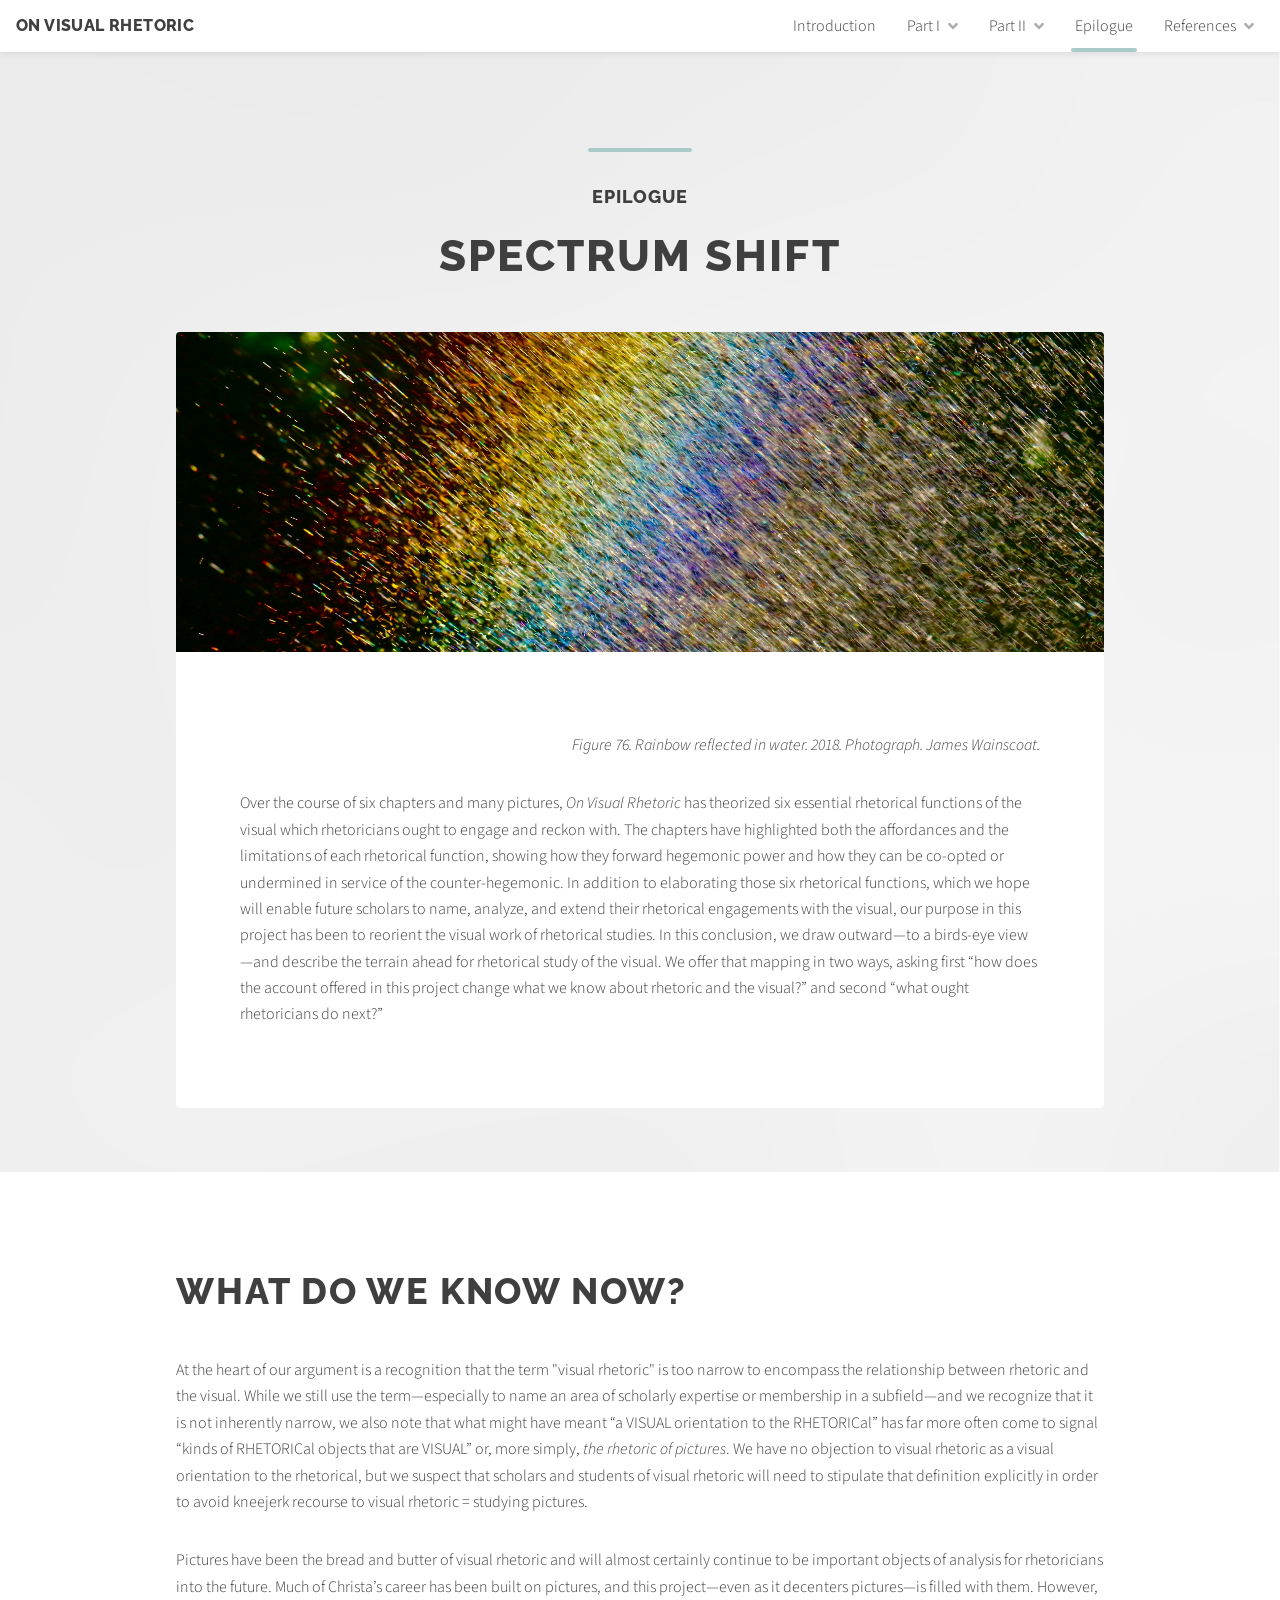
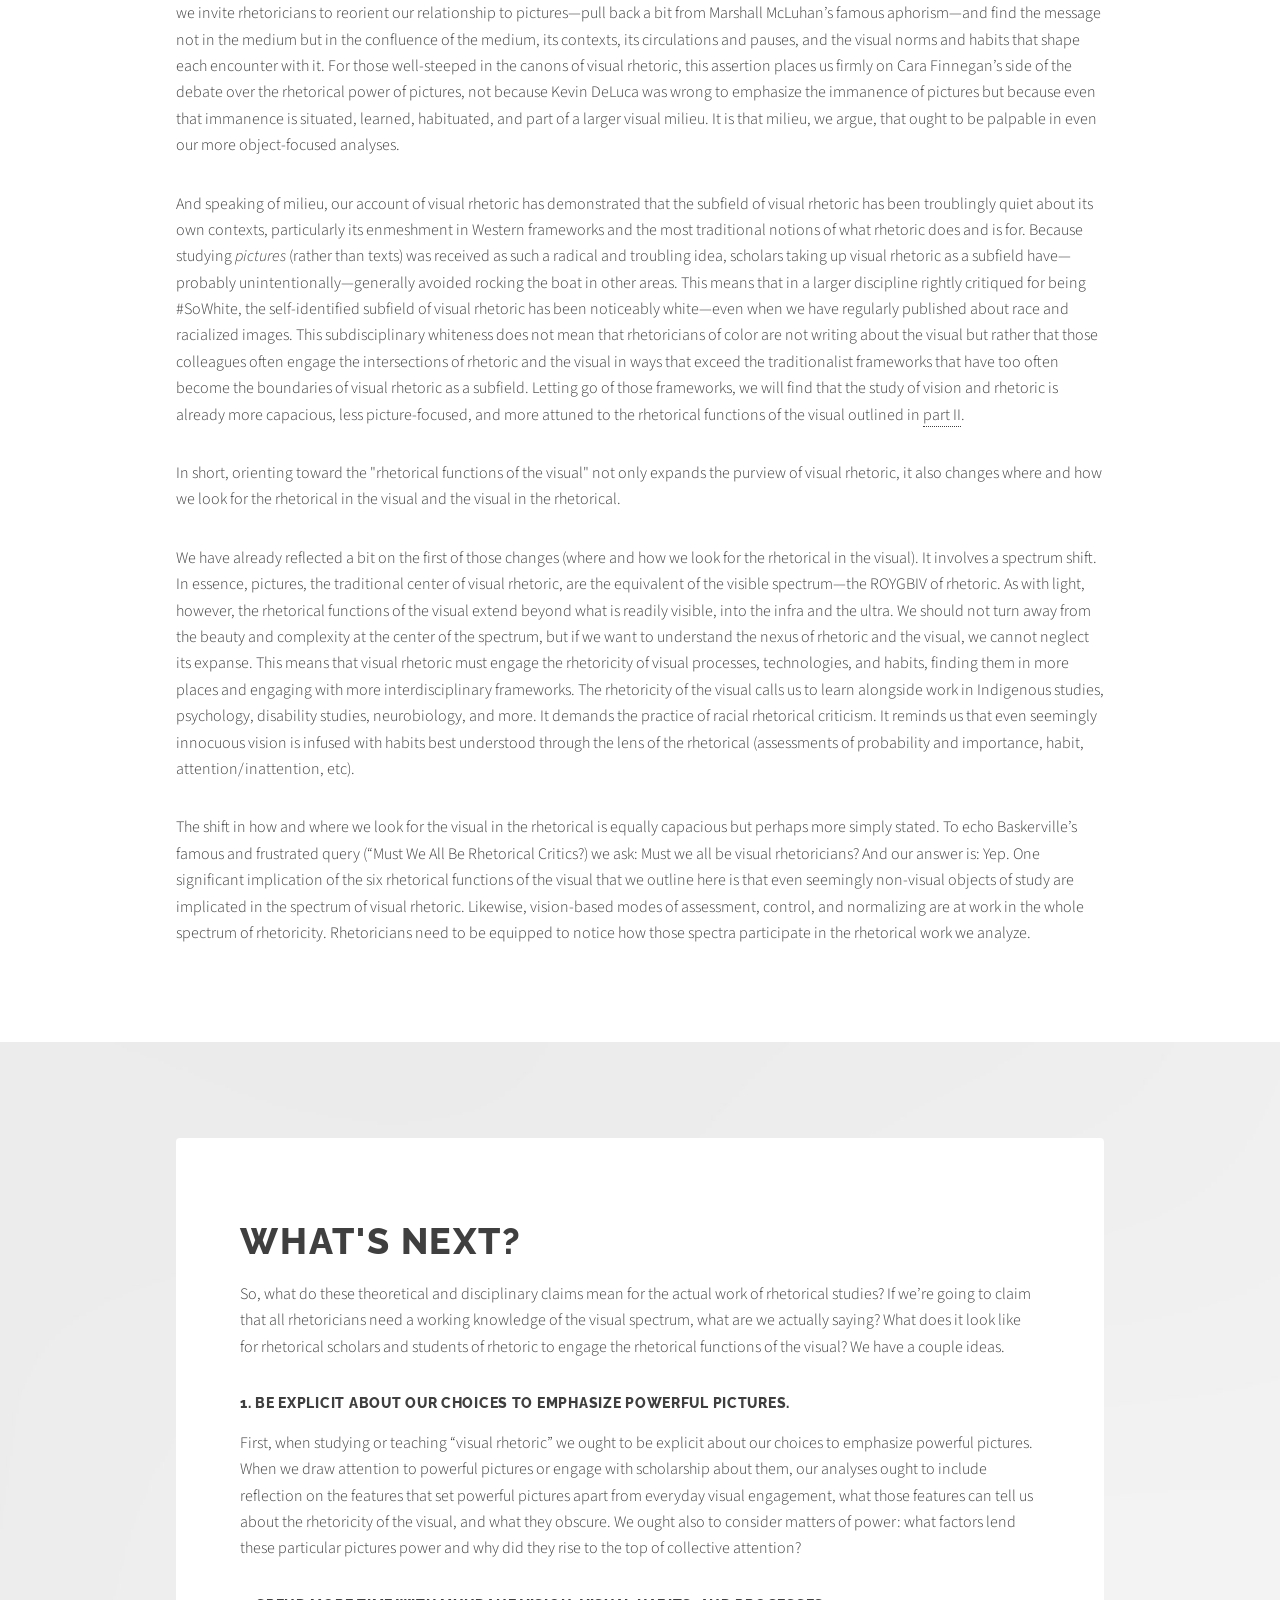
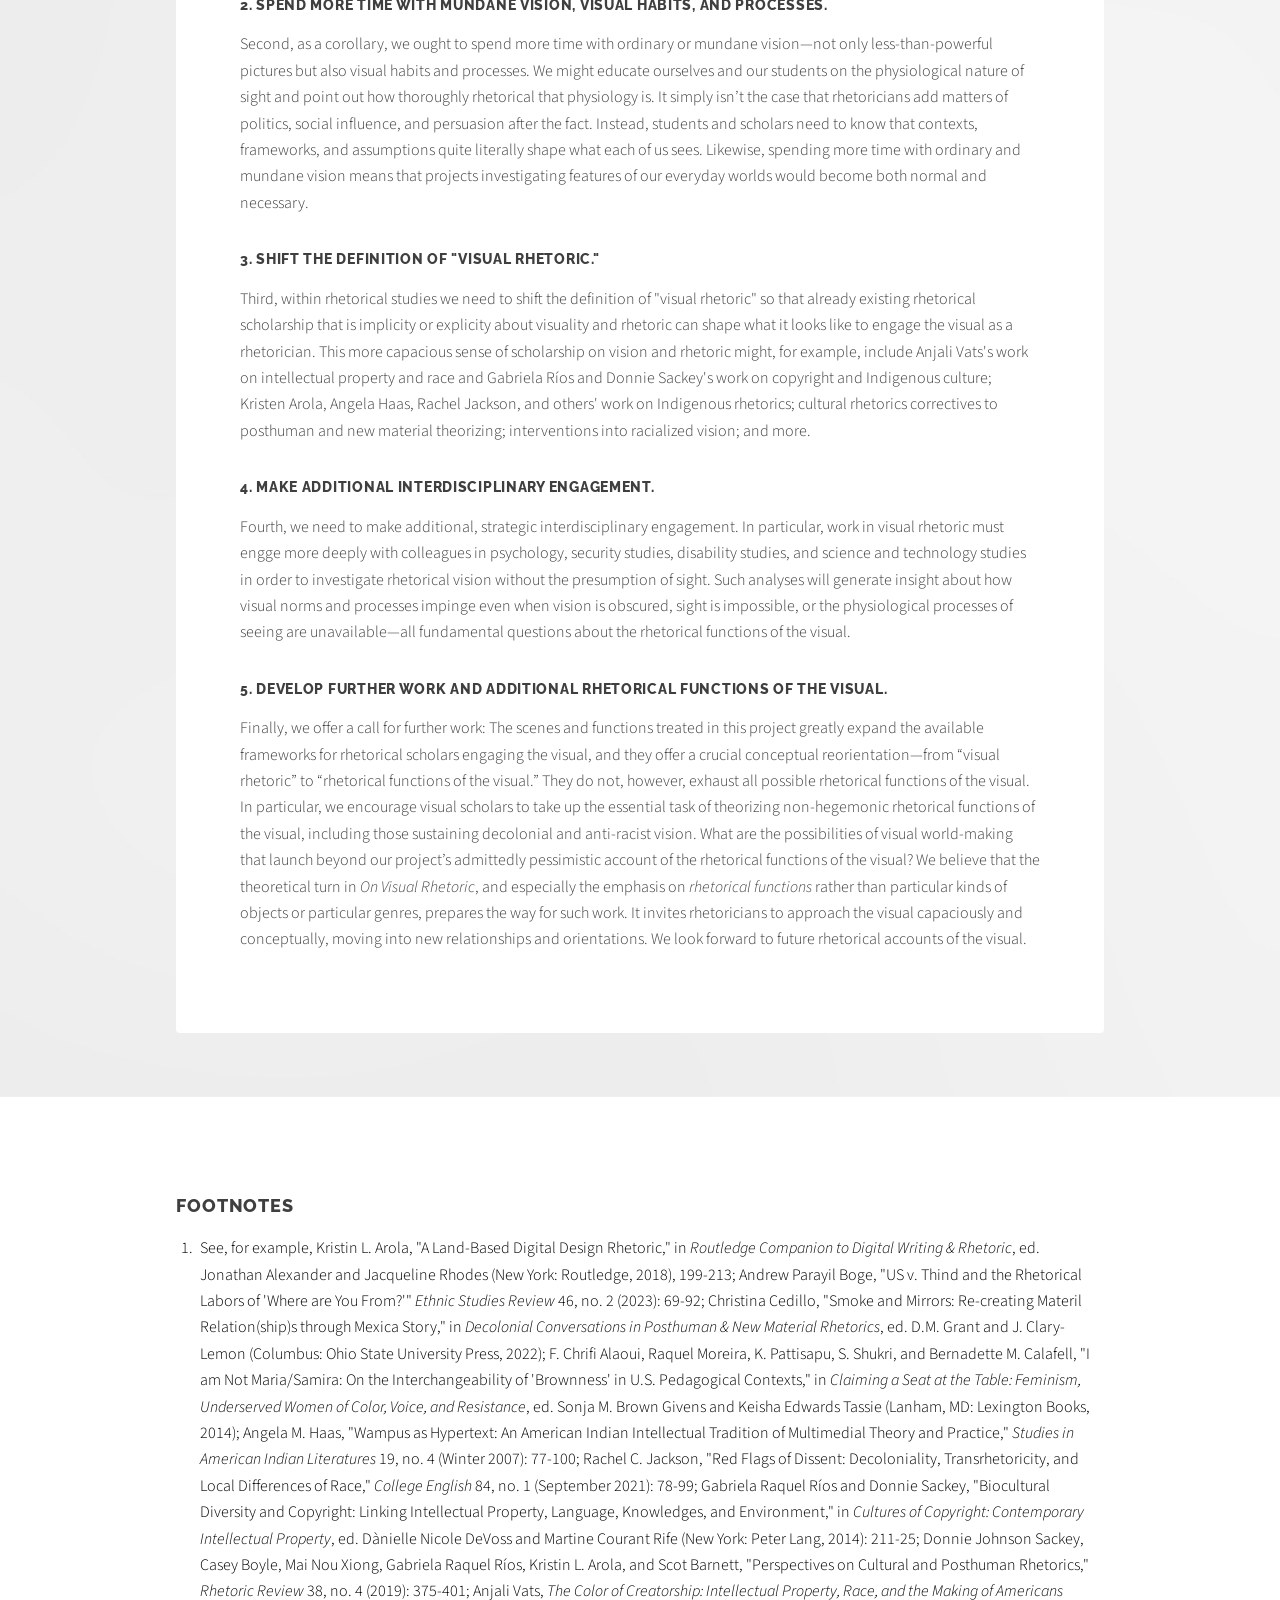
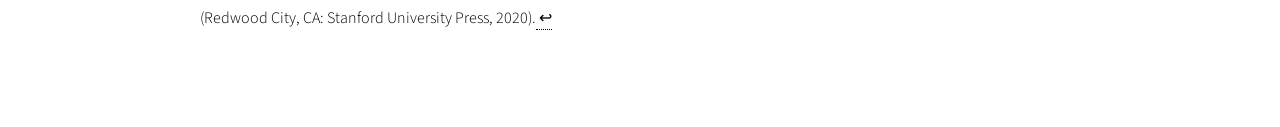
<file: epilogue.html>
<!DOCTYPE HTML>
<!--
	Relativity by Pixelarity
	pixelarity.com | hello@pixelarity.com
	License: pixelarity.com/license
-->
<html>
	<head>
		<title>On Visual Rhetoric</title>
		<meta charset="utf-8" />
		<meta name="viewport" content="width=device-width, initial-scale=1, user-scalable=no" />
		<link rel="stylesheet" href="assets/css/main.css" />
	</head>
	<body class="is-preload">

		<!-- Wrapper -->
			<div id="wrapper">

				<!-- Header -->
					<header id="header">

						<!-- Logo -->
							<div class="logo">
								<a href="index.html"><strong>On Visual Rhetoric</strong></a>
							</div>

						<!-- Nav -->
							<nav id="nav">
								<ul>
									<li><a href="index.html">Introduction</a></li>
									<li>
										<a href="" class="icon solid fa-angle-down">Part I</a>
										<ul>
											<li><a href="part1.html">Part I Introduction</a></li>
											<li><a href="chapter1.html">Chapter One</a></li>
											<li><a href="chapter2.html">Chapter Two</a></li>
											<li><a href="chapter3.html">Chapter Three</a></li>
										</ul>
									</li>
									<li>
										<a href="#" class="icon solid fa-angle-down">Part II</a>
										<ul>
											<li><a href="part2.html">Part II Introduction</a></li>
											<li><a href="chapter4.html">Chapter Four</a></li>
											<li><a href="chapter5.html">Chapter Five</a></li>
											<li><a href="chapter6.html">Chapter Six</a></li>
										</ul>
									</li>
									<li class="current"><a href="epilogue.html">Epilogue</a></li>
									<li>
										<a href="#" class="icon solid fa-angle-down">References</a>
										<ul>
											<li><a href="bibliography.html">Bibliography</a></li>
											<li><a href="images.html">Images</a></li>
										</ul>
									</li>
								</ul>
							</nav>

					</header>

				<!-- Section -->
					<section class="main alt">
						<header>
							<h4>Epilogue</h4>
							<h1>Spectrum Shift</h1>
							
						</header>
						<div class="inner style2">
							<div class="image main" data-position="center"><img src="images/7_1.jpg" alt="" /></div>
							<p align="right"><em>Figure 76. Rainbow reflected in water. 2018. Photograph. James Wainscoat.</em></p>
							<p>Over the course of six chapters and many pictures, <em>On Visual Rhetoric</em> has theorized six essential rhetorical functions of the visual which rhetoricians ought to engage and reckon with. The chapters have highlighted both the affordances and the limitations of each rhetorical function, showing how they forward hegemonic power and how they can be co-opted or undermined in service of the counter-hegemonic. In addition to elaborating those six rhetorical functions, which we hope will enable future scholars to name, analyze, and extend their rhetorical engagements with the visual, our purpose in this project has been to reorient the visual work of rhetorical studies. In this conclusion, we draw outward—to a birds-eye view—and describe the terrain ahead for rhetorical study of the visual. We offer that mapping in two ways, asking first “how does the account offered in this project change what we know about rhetoric and the visual?” and second “what ought rhetoricians do next?”</p>
							<p></p>
						</div>
					</section>
				
				<section class="main">
				<div class="inner">
					<h2>What Do We Know Now?</h2><br>
					<p>At the heart of our argument is a recognition that the term "visual rhetoric" is too narrow to encompass the relationship between rhetoric and the visual. While we still use the term—especially to name an area of scholarly expertise or membership in a subfield—and we recognize that it is not inherently narrow, we also note that what might have meant “a VISUAL orientation to the RHETORICal” has far more often come to signal “kinds of RHETORICal objects that are VISUAL” or, more simply, <em>the rhetoric of pictures</em>. We have no objection to visual rhetoric as a visual orientation to the rhetorical, but we suspect that scholars and students of visual rhetoric will need to stipulate that definition explicitly in order to avoid kneejerk recourse to visual rhetoric = studying pictures. </p>
					<p>Pictures have been the bread and butter of visual rhetoric and will almost certainly continue to be important objects of analysis for rhetoricians into the future. Much of Christa’s career has been built on pictures, and this project—even as it decenters pictures—is filled with them. However, we invite rhetoricians to reorient our relationship to pictures—pull back a bit from Marshall McLuhan’s famous aphorism—and find the message not in the medium but in the confluence of the medium, its contexts, its circulations and pauses, and the visual norms and habits that shape each encounter with it. For those well-steeped in the canons of visual rhetoric, this assertion places us firmly on Cara Finnegan’s side of the debate over the rhetorical power of pictures, not because Kevin DeLuca was wrong to emphasize the immanence of pictures but because even that immanence is situated, learned, habituated, and part of a larger visual milieu. It is that milieu, we argue, that ought to be palpable in even our more object-focused analyses.</p>
					<p>And speaking of milieu, our account of visual rhetoric has demonstrated that the subfield of visual rhetoric has been troublingly quiet about its own contexts, particularly its enmeshment in Western frameworks and the most traditional notions of what rhetoric does and is for. Because studying <em>pictures</em> (rather than texts) was received as such a radical and troubling idea, scholars taking up visual rhetoric as a subfield have—probably unintentionally—generally avoided rocking the boat in other areas. This means that in a larger discipline rightly critiqued for being #SoWhite, the self-identified subfield of visual rhetoric has been noticeably white—even when we have regularly published about race and racialized images. This subdisciplinary whiteness does not mean that rhetoricians of color are not writing about the visual but rather that those colleagues often engage the intersections of rhetoric and the visual in ways that exceed the traditionalist frameworks that have too often become the boundaries of visual rhetoric as a subfield. Letting go of those frameworks, we will find that the study of vision and rhetoric is already more capacious, less picture-focused, and more attuned to the rhetorical functions of the visual outlined in <a href="part2.html">part II</a>.</p>
					<p>In short, orienting toward the "rhetorical functions of the visual" not only expands the purview of visual rhetoric, it also changes where and how we look for the rhetorical in the visual and the visual in the rhetorical. </p>
					<p>We have already reflected a bit on the first of those changes (where and how we look for the rhetorical in the visual). It involves a spectrum shift. In essence, pictures, the traditional center of visual rhetoric, are the equivalent of the visible spectrum—the ROYGBIV of rhetoric. As with light, however, the rhetorical functions of the visual extend beyond what is readily visible, into the infra and the ultra. We should not turn away from the beauty and complexity at the center of the spectrum, but if we want to understand the nexus of rhetoric and the visual, we cannot neglect its expanse. This means that visual rhetoric must engage the rhetoricity of visual processes, technologies, and habits, finding them in more places and engaging with more interdisciplinary frameworks. The rhetoricity of the visual calls us to learn alongside work in Indigenous studies, psychology, disability studies, neurobiology, and more. It demands the practice of racial rhetorical criticism. It reminds us that even seemingly innocuous vision is infused with habits best understood through the lens of the rhetorical (assessments of probability and importance, habit, attention/inattention, etc).</p>
					<p>The shift in how and where we look for the visual in the rhetorical is equally capacious but perhaps more simply stated. To echo Baskerville’s famous and frustrated query (“Must We All Be Rhetorical Critics?) we ask: Must we all be visual rhetoricians? And our answer is: Yep. One significant implication of the six rhetorical functions of the visual that we outline here is that even seemingly non-visual objects of study are implicated in the spectrum of visual rhetoric. Likewise, vision-based modes of assessment, control, and normalizing are at work in the whole spectrum of rhetoricity. Rhetoricians need to be equipped to notice how those spectra participate in the rhetorical work we analyze.</p>
					</div>
				</section>
				<section class="main alt">
				<div class="inner style2">
					<h2>What's Next?</h2>
							<p>So, what do these theoretical and disciplinary claims mean for the actual work of rhetorical studies? If we’re going to claim that all rhetoricians need a working knowledge of the visual spectrum, what are we actually saying? What does it look like for rhetorical scholars and students of rhetoric to engage the rhetorical functions of the visual? We have a couple ideas.</p>
						<h5>1. Be explicit about our choices to emphasize powerful pictures.</h5>
							<p>First, when studying or teaching “visual rhetoric” we ought to be explicit about our choices to emphasize powerful pictures. When we draw attention to powerful pictures or engage with scholarship about them, our analyses ought to include reflection on the features that set powerful pictures apart from everyday visual engagement, what those features can tell us about the rhetoricity of the visual, and what they obscure. We ought also to consider matters of power: what factors lend these particular pictures power and why did they rise to the top of collective attention?</p>
					<h5>2. Spend more time with mundane vision, visual habits, and processes.</h5>
							<p>Second, as a corollary, we ought to spend more time with ordinary or mundane vision—not only less-than-powerful pictures but also visual habits and processes. We might educate ourselves and our students on the physiological nature of sight and point out how thoroughly rhetorical that physiology is. It simply isn’t the case that rhetoricians add matters of politics, social influence, and persuasion after the fact. Instead, students and scholars need to know that contexts, frameworks, and assumptions quite literally shape what each of us sees. Likewise, spending more time with ordinary and mundane vision means that projects investigating features of our everyday worlds would become both normal and necessary. </p>
					<h5>3. Shift the definition of "visual rhetoric."</h5>
							<p>Third, within rhetorical studies we need to shift the definition of "visual rhetoric" so that already existing rhetorical scholarship that is implicity or explicity about visuality and rhetoric can shape what it looks like to engage the visual as a rhetorician. This more capacious sense of scholarship on vision and rhetoric might, for example, include Anjali Vats's work on intellectual property and race and Gabriela Ríos and Donnie Sackey's work on copyright and Indigenous culture; Kristen Arola, Angela Haas, Rachel Jackson, and others' work on Indigenous rhetorics; cultural rhetorics correctives to posthuman and new material theorizing; interventions into racialized vision; and more.</p>
					<h5>4. Make additional interdisciplinary engagement.</h5>
							<p>Fourth, we need to make additional, strategic interdisciplinary engagement. In particular, work in visual rhetoric must engge more deeply with colleagues in psychology, security studies, disability studies, and science and technology studies in order to investigate rhetorical vision without the presumption of sight. Such analyses will generate insight about how visual norms and processes impinge even when vision is obscured, sight is impossible, or the physiological processes of seeing are unavailable—all fundamental questions about the rhetorical functions of the visual.</p>
					<h5>5. Develop further work and additional rhetorical functions of the visual.</h5>
						<p>Finally, we offer a call for further work: The scenes and functions treated in this project greatly expand the available frameworks for rhetorical scholars engaging the visual, and they offer a crucial conceptual reorientation—from “visual rhetoric” to “rhetorical functions of the visual.” They do not, however, exhaust all possible rhetorical functions of the visual. In particular, we encourage visual scholars to take up the essential task of theorizing non-hegemonic rhetorical functions of the visual, including those sustaining decolonial and anti-racist vision. What are the possibilities of visual world-making that launch beyond our project’s admittedly pessimistic account of the rhetorical functions of the visual? We believe that the theoretical turn in <em>On Visual Rhetoric</em>, and especially the emphasis on <em>rhetorical functions</em> rather than particular kinds of objects or particular genres, prepares the way for such work. It invites rhetoricians to approach the visual capaciously and conceptually, moving into new relationships and orientations. We look forward to future rhetorical accounts of the visual.</p>
					</div>
				</section>
	<!--Footnotes-->
				<section class="main accent1">
					<div class="inner">
					<h4>Footnotes</h4>
						<div class="footnotes">
						<ol>
							<li class="footnote" id="fn:1"> <p>See, for example, Kristin L. Arola, "A Land-Based Digital Design Rhetoric," in <em>Routledge Companion to Digital Writing &amp; Rhetoric</em>, ed. Jonathan Alexander and Jacqueline Rhodes (New York: Routledge, 2018), 199-213; Andrew Parayil Boge, "US v. Thind and the Rhetorical Labors of 'Where are You From?'" <em>Ethnic Studies Review</em> 46, no. 2 (2023): 69-92; Christina Cedillo, "Smoke and Mirrors: Re-creating Materil Relation(ship)s through Mexica Story," in <em>Decolonial Conversations in Posthuman &amp; New Material Rhetorics</em>, ed. D.M. Grant and J. Clary-Lemon (Columbus: Ohio State University Press, 2022); F. Chrifi Alaoui, Raquel Moreira, K. Pattisapu, S. Shukri, and Bernadette M. Calafell, "I am Not Maria/Samira: On the Interchangeability of 'Brownness' in U.S. Pedagogical Contexts," in <em>Claiming a Seat at the Table: Feminism, Underserved Women of Color, Voice, and Resistance</em>, ed. Sonja M. Brown Givens and Keisha Edwards Tassie (Lanham, MD: Lexington Books, 2014); Angela M. Haas, "Wampus as Hypertext: An American Indian Intellectual Tradition of Multimedial Theory and Practice," <em>Studies in American Indian Literatures</em> 19, no. 4 (Winter 2007): 77-100; Rachel C. Jackson, "Red Flags of Dissent: Decoloniality, Transrhetoricity, and Local Differences of Race," <em>College English</em> 84, no. 1 (September 2021): 78-99; Gabriela Raquel Ríos and Donnie Sackey, "Biocultural Diversity and Copyright: Linking Intellectual Property, Language, Knowledges, and Environment," in <em>Cultures of Copyright: Contemporary Intellectual Property</em>, ed. Dànielle Nicole DeVoss and Martine Courant Rife (New York: Peter Lang, 2014): 211-25; Donnie Johnson Sackey, Casey Boyle, Mai Nou Xiong, Gabriela Raquel Ríos, Kristin L. Arola, and Scot Barnett, "Perspectives on Cultural and Posthuman Rhetorics," <em>Rhetoric Review</em> 38, no. 4 (2019): 375-401; Anjali Vats, <em>The Color of Creatorship: Intellectual Property, Race, and the Making of Americans</em> (Redwood City, CA: Stanford University Press, 2020).<a href="#fnref:1" title="return to article"> ↩</a></p> </li>
						</ol>
						</div>	
					</div>
				</section>
								

		<!-- Scripts -->
			<script src="assets/js/jquery.min.js"></script>
			<script src="assets/js/jquery.dropotron.min.js"></script>
			<script src="assets/js/jquery.scrollex.min.js"></script>
			<script src="assets/js/jquery.scrolly.min.js"></script>
			<script src="assets/js/browser.min.js"></script>
			<script src="assets/js/breakpoints.min.js"></script>
			<script src="assets/js/util.js"></script>
			<script src="assets/js/main.js"></script>

	</body>
</html>
</file>
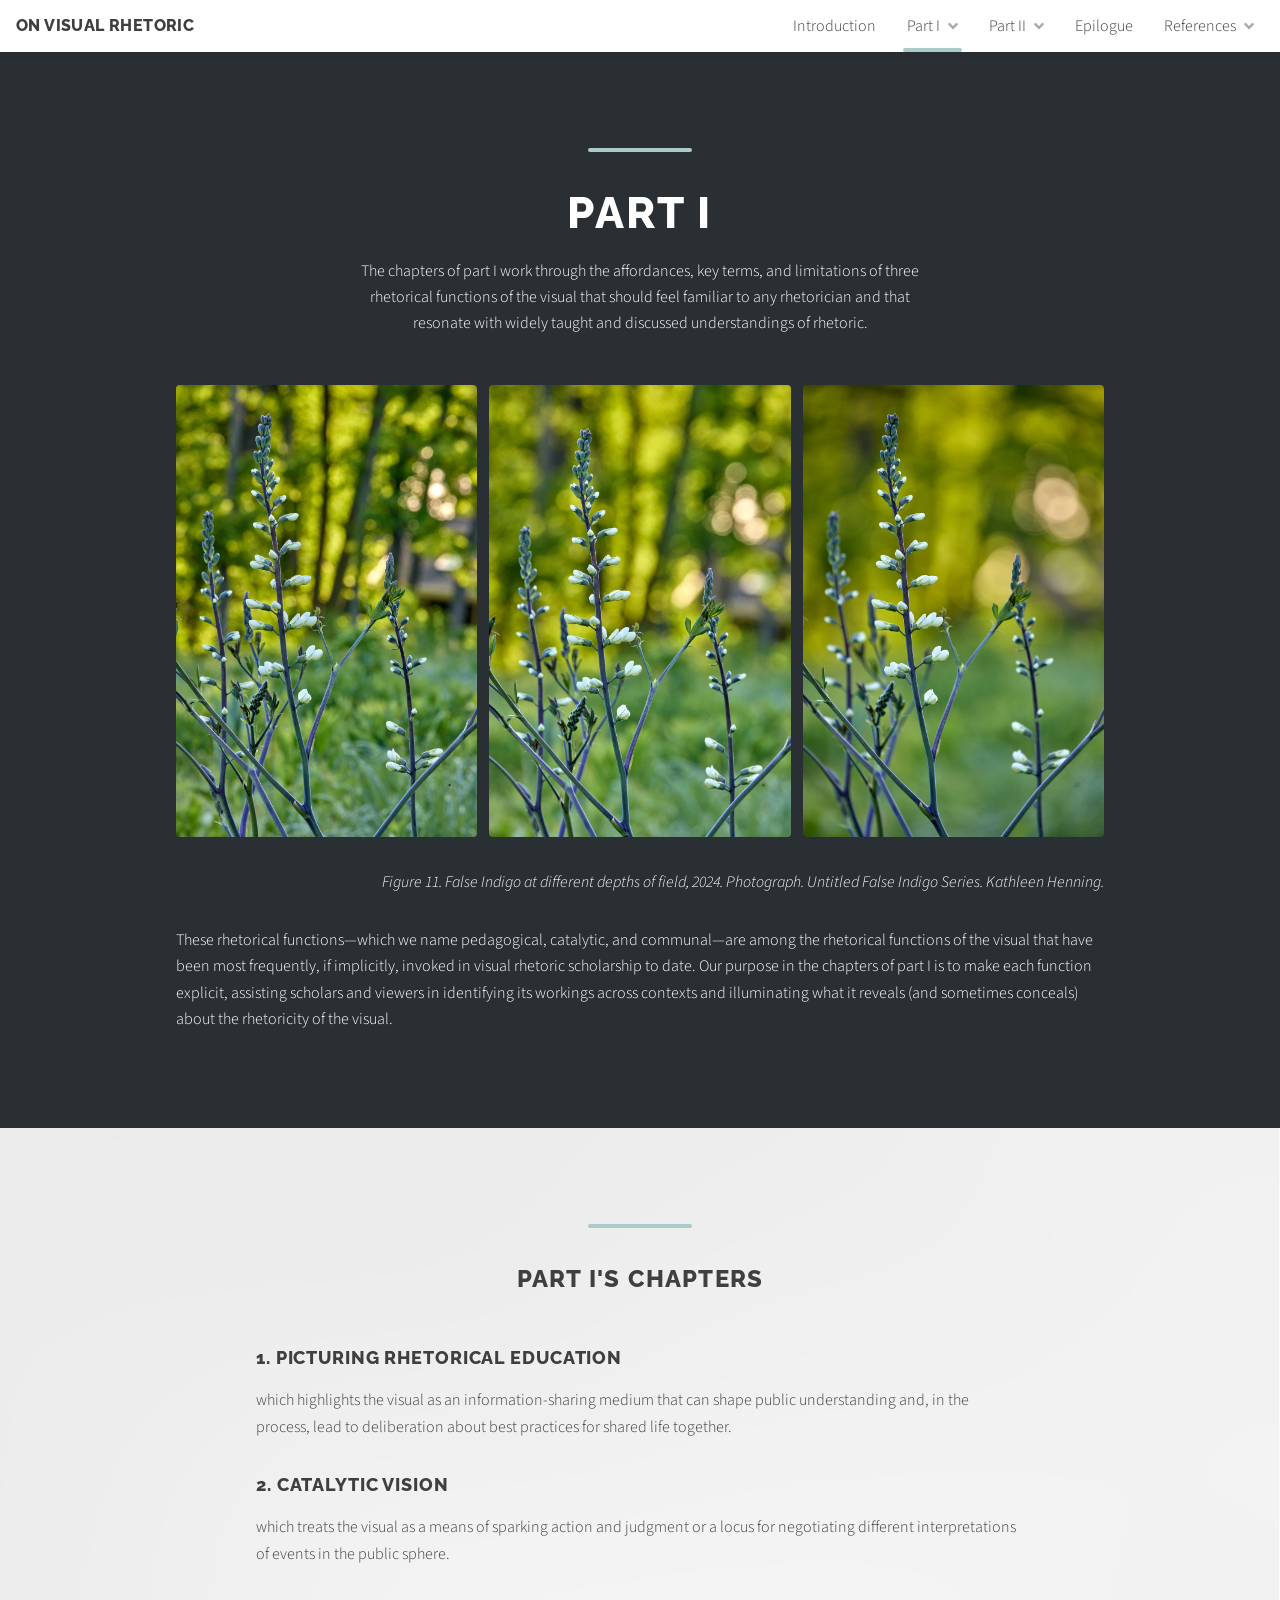
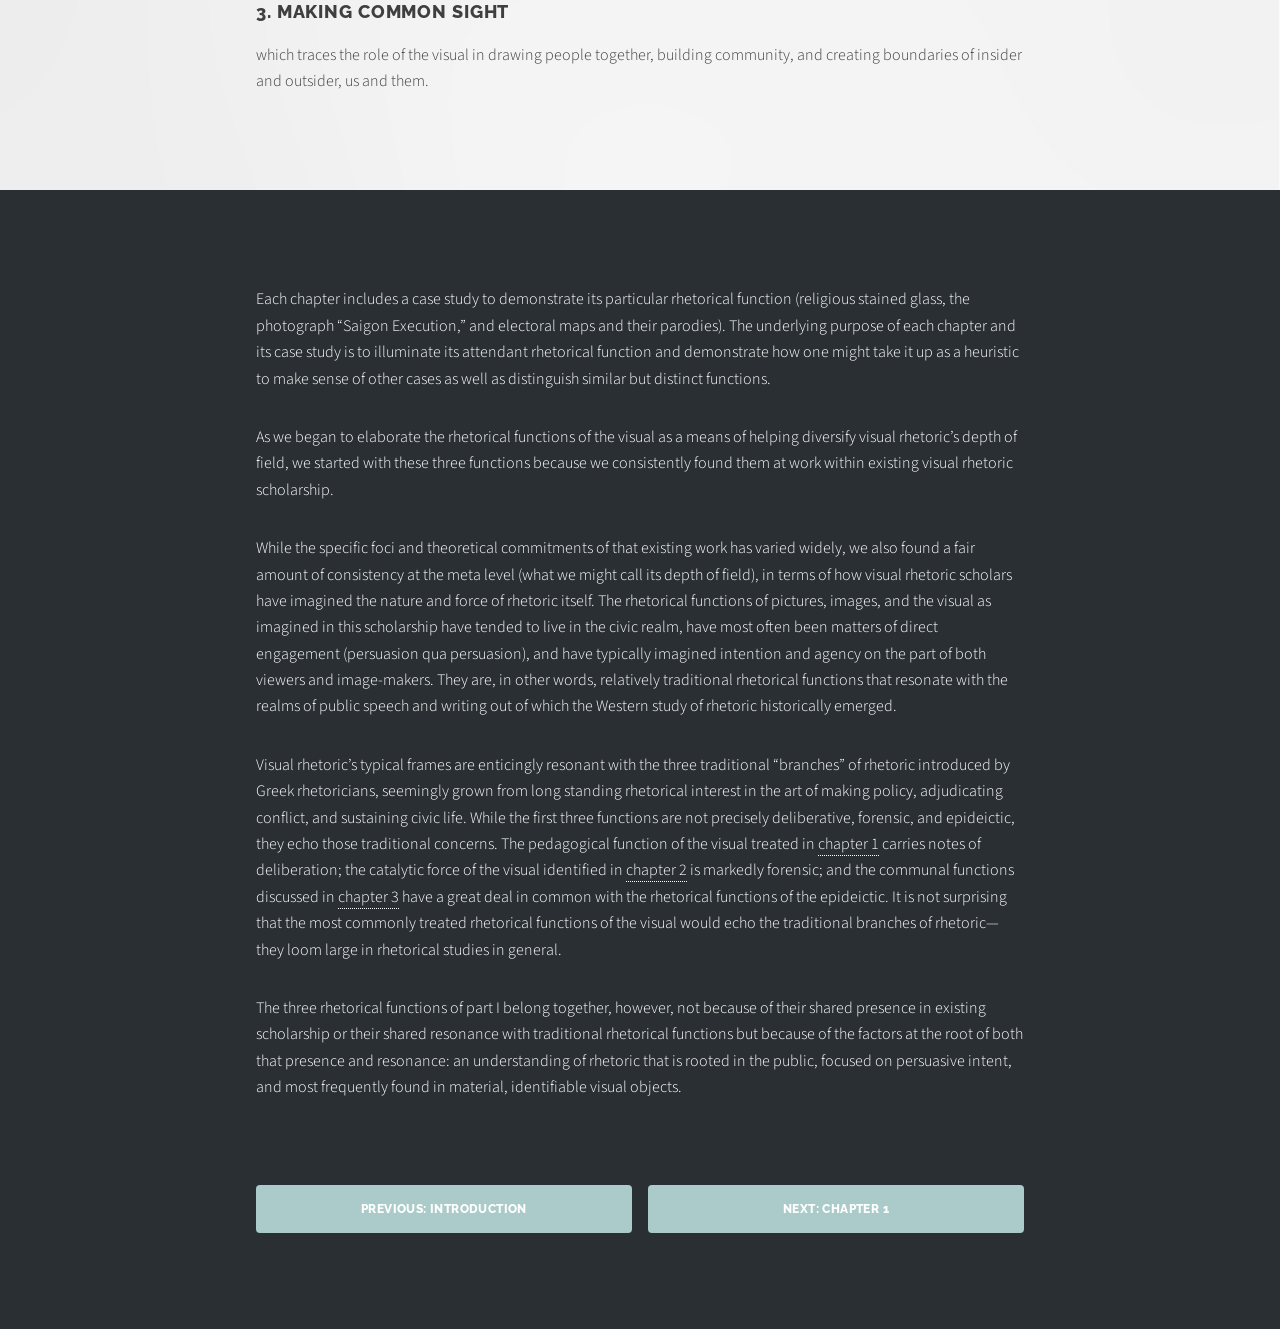
<file: part1.html>
<!DOCTYPE HTML>
<!--
	Relativity by Pixelarity
	pixelarity.com | hello@pixelarity.com
	License: pixelarity.com/license
-->
<html>
	<head>
		<title>On Visual Rhetoric</title>
		<meta charset="utf-8" />
		<meta name="viewport" content="width=device-width, initial-scale=1, user-scalable=no" />
		<link rel="stylesheet" href="assets/css/main.css" />
	</head>
	<body class="is-preload">

		<!-- Wrapper -->
			<div id="wrapper">

				<!-- Header -->
					<header id="header">

						<!-- Logo -->
							<div class="logo">
								<a href="index.html"><strong>On Visual Rhetoric</strong></a>
							</div>

						<!-- Nav -->
							<nav id="nav">
								<ul>
									<li><a href="index.html">Introduction</a></li>
									<li class="current">
										<a href="" class="icon solid fa-angle-down">Part I</a>
										<ul>
											<li><a href="part1.html">Part I Introduction</a></li>
											<li><a href="chapter1.html">Chapter One</a></li>
											<li><a href="chapter2.html">Chapter Two</a></li>
											<li><a href="chapter3.html">Chapter Three</a></li>
										</ul>
									</li>
									<li>
										<a href="#" class="icon solid fa-angle-down">Part II</a>
										<ul>
											<li><a href="part2.html">Part II Introduction</a></li>
											<li><a href="chapter4.html">Chapter Four</a></li>
											<li><a href="chapter5.html">Chapter Five</a></li>
											<li><a href="chapter6.html">Chapter Six</a></li>
										</ul>
									</li>
									<li><a href="epilogue.html">Epilogue</a></li>
									<li>
										<a href="#" class="icon solid fa-angle-down">References</a>
										<ul>
											<li><a href="bibliography.html">Bibliography</a></li>
											<li><a href="images.html">Images</a></li>
										</ul>
									</li>
								</ul>
							</nav>
					</header>

			
					<section class="main accent2">
						<header>
							<h1>Part I</h1>		
							<p>The chapters of part I work through the affordances, key terms, and limitations of three rhetorical functions of the visual that should feel familiar to any rhetorician and that resonate with widely taught and discussed understandings of rhetoric.</p>
						</header>
						<div class="inner">	
						<div class="box alt">
								<div class="row gtr-50 gtr-uniform">
										<div class="col-4"><span class="image fit"><img src="images/pt1_2.jpg" alt="" /></span></div>
										<div class="col-4"><span class="image fit"><img src="images/pt1_1.jpg" alt="" /></span></div>
										<div class="col-4"><span class="image fit"><img src="images/pt1_3.jpg" alt="" /></span></div>
								</div>
							</div>
							<p align="right"><em>Figure 11. False Indigo at different depths of field, 2024. Photograph. Untitled False Indigo Series. Kathleen Henning.</em></p>
							<p>These rhetorical functions—which we name pedagogical, catalytic, and communal—are among the rhetorical functions of the visual that have been most frequently, if implicitly, invoked in visual rhetoric scholarship to date. Our purpose in the chapters of part I is to make each function explicit, assisting scholars and viewers in identifying its workings across contexts and illuminating what it reveals (and sometimes conceals) about the rhetoricity of the visual.</p>
						</div>
				</section>
				<section class="main alt">
					<header>
					<h3>Part I's Chapters</h3></header>
					<div class="inner narrow">
							<h4>1. Picturing Rhetorical Education</h4>
							<p>which highlights the visual as an information-sharing medium that can shape public understanding and, in the process, lead to deliberation about best practices for shared life together.</p>
						<h4>2. Catalytic Vision</h4>
							<p>which treats the visual as a means of sparking action and judgment or a locus for negotiating different interpretations of events in the public sphere.</p>
						<h4>3. Making Common Sight</h4>
							<p>which traces the role of the visual in drawing people together, building community, and creating boundaries of insider and outsider, us and them. </p>
					</div>		
				</section>
				
				<section class="main accent2">
					<div class="inner narrow">
							<p>Each chapter includes a case study to demonstrate its particular rhetorical function (religious stained glass, the photograph “Saigon Execution,” and electoral maps and their parodies). The underlying purpose of each chapter and its case study is to illuminate its attendant rhetorical function and demonstrate how one might take it up as a heuristic to make sense of other cases as well as distinguish similar but distinct functions.</p>
							<p>As we began to elaborate the rhetorical functions of the visual as a means of helping diversify visual rhetoric’s depth of field, we started with these three functions because we consistently found them at work within existing visual rhetoric scholarship.</p>
							<p>While the specific foci and theoretical commitments of that existing work has varied widely, we also found a fair amount of consistency at the meta level (what we might call its depth of field), in terms of how visual rhetoric scholars have imagined the nature and force of rhetoric itself. The rhetorical functions of pictures, images, and the visual as imagined in this scholarship have tended to live in the civic realm, have most often been matters of direct engagement (persuasion qua persuasion), and have typically imagined intention and agency on the part of both viewers and image-makers. They are, in other words, relatively traditional rhetorical functions that resonate with the realms of public speech and writing out of which the Western study of rhetoric historically emerged. </p>
							<p>Visual rhetoric’s typical frames are enticingly resonant with the three traditional “branches” of rhetoric introduced by Greek rhetoricians, seemingly grown from long standing rhetorical interest in the art of making policy, adjudicating conflict, and sustaining civic life. While the first three functions are not precisely deliberative, forensic, and epideictic, they echo those traditional concerns. The pedagogical function of the visual treated in <a href="chapter1.html">chapter 1</a> carries notes of deliberation; the catalytic force of the visual identified in <a href="chapter2.html">chapter 2</a> is markedly forensic; and the communal functions discussed in <a href="chapter3.html">chapter 3</a> have a great deal in common with the rhetorical functions of the epideictic. It is not surprising that the most commonly treated rhetorical functions of the visual would echo the traditional branches of rhetoric—they loom large in rhetorical studies in general.</p>
							<p>The three rhetorical functions of part I belong together, however, not because of their shared presence in existing scholarship or their shared resonance with traditional rhetorical functions but because of the factors at the root of both that presence and resonance: an understanding of rhetoric that is rooted in the public, focused on persuasive intent, and most frequently found in material, identifiable visual objects.</p><br><br>
						<ul class="actions fit">
							<li><a href="index.html" class="button fit">Previous: Introduction</a></li>
							<li><a href="chapter1.html" class="button fit">Next: Chapter 1</a></li>
						</ul>
						</div>
					</section>

			</div>

		<!-- Scripts -->
			<script src="assets/js/jquery.min.js"></script>
			<script src="assets/js/jquery.dropotron.min.js"></script>
			<script src="assets/js/jquery.scrollex.min.js"></script>
			<script src="assets/js/jquery.scrolly.min.js"></script>
			<script src="assets/js/browser.min.js"></script>
			<script src="assets/js/breakpoints.min.js"></script>
			<script src="assets/js/util.js"></script>
			<script src="assets/js/main.js"></script>

	</body>
</html>
</file>
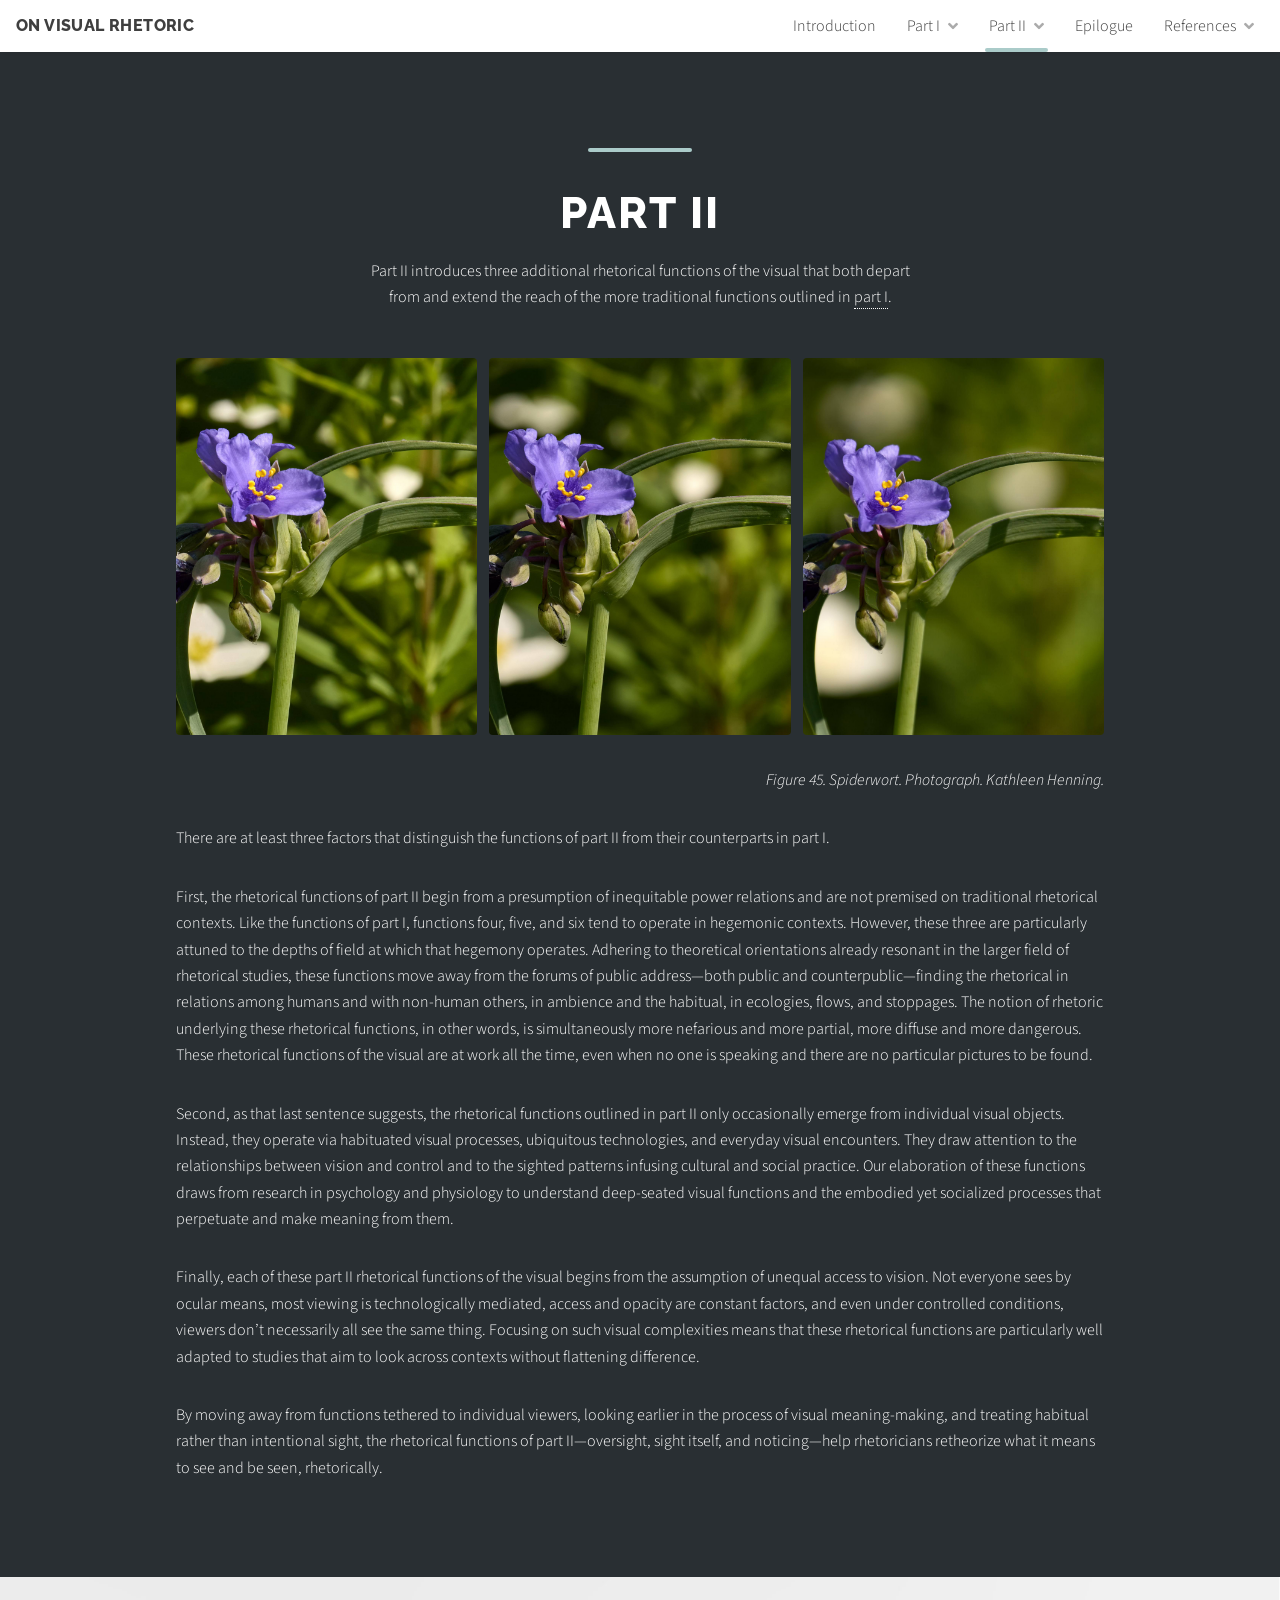
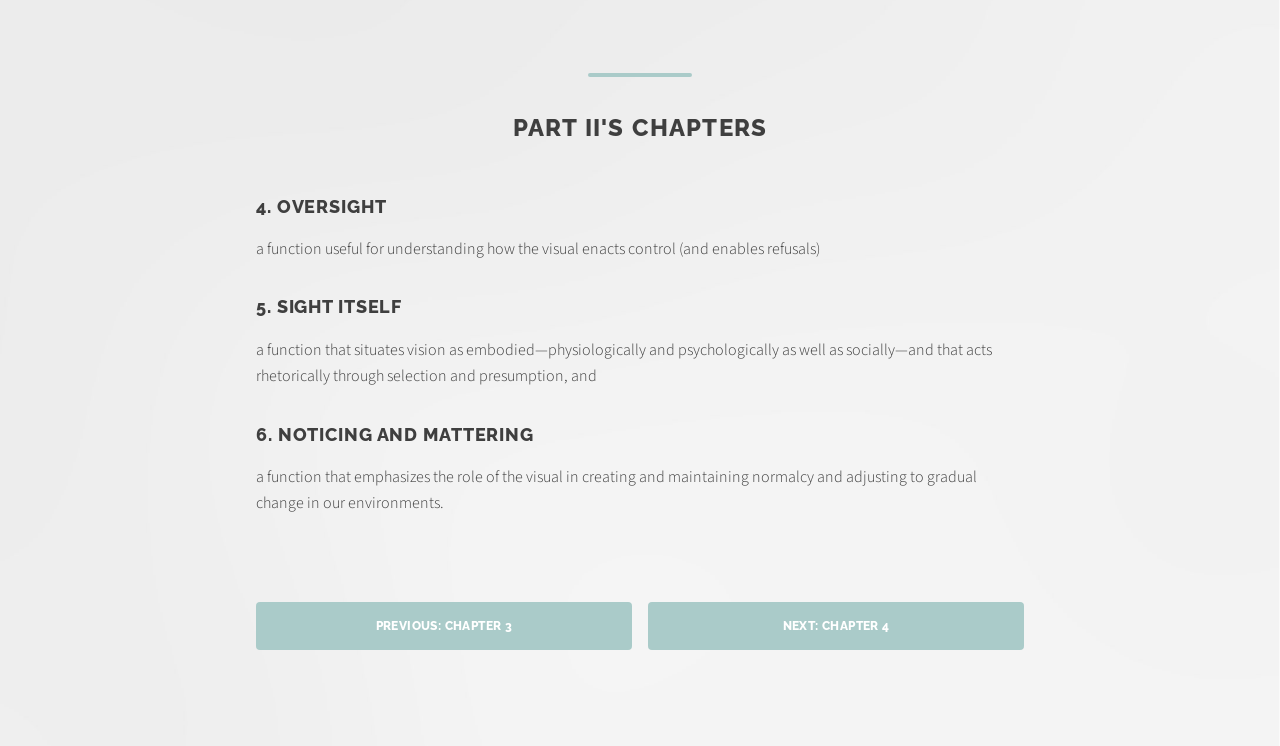
<file: part2.html>
<!DOCTYPE HTML>
<!--
	Relativity by Pixelarity
	pixelarity.com | hello@pixelarity.com
	License: pixelarity.com/license
-->
<html>
	<head>
		<title>On Visual Rhetoric</title>
		<meta charset="utf-8" />
		<meta name="viewport" content="width=device-width, initial-scale=1, user-scalable=no" />
		<link rel="stylesheet" href="assets/css/main.css" />
	</head>
	<body class="is-preload">

		<!-- Wrapper -->
			<div id="wrapper">

				<!-- Header -->
					<header id="header">

						<!-- Logo -->
							<div class="logo">
								<a href="index.html"><strong>On Visual Rhetoric</strong></a>
							</div>

						<!-- Nav -->
							<nav id="nav">
								<ul>
									<li><a href="index.html">Introduction</a></li>
									<li>
										<a href="" class="icon solid fa-angle-down">Part I</a>
										<ul>
											<li><a href="part1.html">Part I Introduction</a></li>
											<li><a href="chapter1.html">Chapter One</a></li>
											<li><a href="chapter2.html">Chapter Two</a></li>
											<li><a href="chapter3.html">Chapter Three</a></li>
										</ul>
									</li>
									<li class="current">
										<a href="#" class="icon solid fa-angle-down">Part II</a>
										<ul>
											<li><a href="part2.html">Part II Introduction</a></li>
											<li><a href="chapter4.html">Chapter Four</a></li>
											<li><a href="chapter5.html">Chapter Five</a></li>
											<li><a href="chapter6.html">Chapter Six</a></li>
										</ul>
									</li>
									<li><a href="epilogue.html">Epilogue</a></li>
									<li>
										<a href="#" class="icon solid fa-angle-down">References</a>
										<ul>
											<li><a href="bibliography.html">Bibliography</a></li>
											<li><a href="images.html">Images</a></li>
										</ul>
									</li>
								</ul>
							</nav>
					</header>

			
					<section class="main accent2">
						<header>
							<h1>Part II</h1>		
							<p>Part II introduces three additional rhetorical functions of the visual that both depart from and extend the reach of the more traditional functions outlined in <a href="part1.html">part I</a>. </p>
						</header>
						<div class="inner">	
							
						<div class="box alt">
								<div class="row gtr-50 gtr-uniform">
										<div class="col-4"><span class="image fit"><img src="images/pt2_1.jpg" alt="" /></span></div>
										<div class="col-4"><span class="image fit"><img src="images/pt2_2.jpg" alt="" /></span></div>
										<div class="col-4"><span class="image fit"><img src="images/pt2_3.jpg" alt="" /></span></div>
								</div>
							</div>
							<p align="right"><em>Figure 45. Spiderwort. Photograph. Kathleen Henning.</em></p>
							
							<p>There are at least three factors that distinguish the functions of part II from their counterparts in part I.</p>
							
							<p>First, the rhetorical functions of part II begin from a presumption of inequitable power relations and are not premised on traditional rhetorical contexts. Like the functions of part I, functions four, five, and six tend to operate in hegemonic contexts. However, these three are particularly attuned to the depths of field at which that hegemony operates. Adhering to theoretical orientations already resonant in the larger field of rhetorical studies, these functions move away from the forums of public address—both public and counterpublic—finding the rhetorical in relations among humans and with non-human others, in ambience and the habitual, in ecologies, flows, and stoppages. The notion of rhetoric underlying these rhetorical functions, in other words, is simultaneously more nefarious and more partial, more diffuse and more dangerous. These rhetorical functions of the visual are at work all the time, even when no one is speaking and there are no particular pictures to be found.</p>
							<p>Second, as that last sentence suggests, the rhetorical functions outlined in part II only occasionally emerge from individual visual objects. Instead, they operate via habituated visual processes, ubiquitous technologies, and everyday visual encounters. They draw attention to the relationships between vision and control and to the sighted patterns infusing cultural and social practice. Our elaboration of these functions draws from research in psychology and physiology to understand deep-seated visual functions and the embodied yet socialized processes that perpetuate and make meaning from them.</p>
							<p>Finally, each of these part II rhetorical functions of the visual begins from the assumption of unequal access to vision. Not everyone sees by ocular means, most viewing is technologically mediated, access and opacity are constant factors, and even under controlled conditions, viewers don’t necessarily all see the same thing. Focusing on such visual complexities means that these rhetorical functions are particularly well adapted to studies that aim to look across contexts without flattening difference.</p>
							<p>By moving away from functions tethered to individual viewers, looking earlier in the process of visual meaning-making, and treating habitual rather than intentional sight, the rhetorical functions of part II—oversight, sight itself, and noticing—help rhetoricians retheorize what it means to see and be seen, rhetorically.</p>
						</div>
				</section>
				<section class="main alt">
					<header>
					<h3>Part II's Chapters</h3></header>
					<div class="inner narrow">
							<h4>4. Oversight</h4>
							<p>a function useful for understanding how the visual enacts control (and enables refusals)</p>
						<h4>5. Sight Itself</h4>
							<p>a function that situates vision as embodied—physiologically and psychologically as well as socially—and that acts rhetorically through selection and presumption, and </p>
						<h4>6. Noticing and Mattering</h4>
							<p>a function that emphasizes the role of the visual in creating and maintaining normalcy and adjusting to gradual change in our environments.</p>
						<br><br>
						<ul class="actions fit">
							<li><a href="chapter3.html" class="button fit">Previous: Chapter 3</a></li>
							<li><a href="chapter4.html" class="button fit">Next: Chapter 4</a></li>
						</ul>
						</div>
					</section>


		<!-- Scripts -->
			<script src="assets/js/jquery.min.js"></script>
			<script src="assets/js/jquery.dropotron.min.js"></script>
			<script src="assets/js/jquery.scrollex.min.js"></script>
			<script src="assets/js/jquery.scrolly.min.js"></script>
			<script src="assets/js/browser.min.js"></script>
			<script src="assets/js/breakpoints.min.js"></script>
			<script src="assets/js/util.js"></script>
			<script src="assets/js/main.js"></script>

	</body>
</html>
</file>
<file: assets/css/main.css>
@import url(fontawesome-all.min.css);
@import url("https://fonts.googleapis.com/css?family=Raleway:800|Source+Sans+Pro:300,300i,600,600i");

/*
	Relativity by Pixelarity
	pixelarity.com | hello@pixelarity.com
	License: pixelarity.com/license
*/

html, body, div, span, applet, object,
iframe, h1, h2, h3, h4, h5, h6, p, blockquote,
pre, a, abbr, acronym, address, big, cite,
code, del, dfn, em, img, ins, kbd, q, s, samp,
small, strike, strong, sub, sup, tt, var, b,
u, i, center, dl, dt, dd, ol, ul, li, fieldset,
form, label, legend, table, caption, tbody,
tfoot, thead, tr, th, td, article, aside,
canvas, details, embed, figure, figcaption,
footer, header, hgroup, menu, nav, output, ruby,
section, summary, time, mark, audio, video {
	margin: 0;
	padding: 0;
	border: 0;
	font-size: 100%;
	font: inherit;
	vertical-align: baseline;}

article, aside, details, figcaption, figure,
footer, header, hgroup, menu, nav, section {
	display: block;}

body {
	line-height: 1;
}

ol, ul {
	list-style: none;
}

blockquote, q {
	quotes: none;
}

	blockquote:before, blockquote:after, q:before, q:after {
		content: '';
		content: none;
	}

table {
	border-collapse: collapse;
	border-spacing: 0;
}

body {
	-webkit-text-size-adjust: none;
}

mark {
	background-color: transparent;
	color: inherit;
}

input::-moz-focus-inner {
	border: 0;
	padding: 0;
}

input, select, textarea {
	-moz-appearance: none;
	-webkit-appearance: none;
	-ms-appearance: none;
	appearance: none;
}

/* Basic */

	@-ms-viewport {
		width: device-width;
	}

	body {
		-ms-overflow-style: scrollbar;
	}

	@media screen and (max-width: 480px) {

		html, body {
			min-width: 320px;
			overflow-x: hidden;
		}

	}

	html {
		box-sizing: border-box;
	}

	*, *:before, *:after {
		box-sizing: inherit;
	}

	body {
		background-color: #3f3f3f !important;
	}

		body.is-preload *, body.is-preload *:before, body.is-preload *:after {
			-moz-animation: none !important;
			-webkit-animation: none !important;
			-ms-animation: none !important;
			animation: none !important;
			-moz-transition: none !important;
			-webkit-transition: none !important;
			-ms-transition: none !important;
			transition: none !important;
		}

/* Type */

	html {
		font-size: 16pt;
	}

		@media screen and (max-width: 1680px) {

			html {
				font-size: 13pt;
			}

		}

		@media screen and (max-width: 1280px) {

			html {
				font-size: 12pt;
			}

		}

		@media screen and (max-width: 736px) {

			html {
				font-size: 11pt;
			}

		}

		@media screen and (max-width: 360px) {

			html {
				font-size: 10.5pt;
			}

		}

	body {
		background-color: #ffffff;
		color: #3f3f3f;
	}

	body, input, select, textarea {
		font-family: "Source Sans Pro", Helvetica, sans-serif;
		font-weight: 300;
		font-size: 1rem;
		line-height: 1.65;
	}

	a {
		-moz-transition: color 0.2s ease-in-out, border-color 0.2s ease-in-out, box-shadow 0.2s ease-in-out;
		-webkit-transition: color 0.2s ease-in-out, border-color 0.2s ease-in-out, box-shadow 0.2s ease-in-out;
		-ms-transition: color 0.2s ease-in-out, border-color 0.2s ease-in-out, box-shadow 0.2s ease-in-out;
		transition: color 0.2s ease-in-out, border-color 0.2s ease-in-out, box-shadow 0.2s ease-in-out;
		border-bottom: dotted 1px;
		text-decoration: none;
	}

		a:before, a strong {
			-moz-transition: color 0.2s ease-in-out, border-color 0.2s ease-in-out, box-shadow 0.2s ease-in-out;
			-webkit-transition: color 0.2s ease-in-out, border-color 0.2s ease-in-out, box-shadow 0.2s ease-in-out;
			-ms-transition: color 0.2s ease-in-out, border-color 0.2s ease-in-out, box-shadow 0.2s ease-in-out;
			transition: color 0.2s ease-in-out, border-color 0.2s ease-in-out, box-shadow 0.2s ease-in-out;
		}

		a:hover {
			border-bottom-color: transparent;
		}

			a:hover:before, a:hover strong {
				color: inherit !important;
			}

	strong, b {
		font-weight: 600;
	}

	em, i {
		font-style: italic;
	}

	p {
		margin: 0 0 2rem 0;
	}

	h1, h2, h3, h4, h5, h6 {
		font-family: "Raleway", Helvetica, sans-serif;
		font-weight: 800;
		line-height: 1.5;
		margin: 0 0 1rem 0;
		text-transform: uppercase;
		letter-spacing: 0.05em;
	}

		h1 a, h2 a, h3 a, h4 a, h5 a, h6 a {
			color: inherit;
			text-decoration: none;
		}

	h1 {
		font-size: 2.75rem;
		line-height: 1.3;
	}

	h2 {
		font-size: 2.25rem;
		line-height: 1.3;
	}

	h3 {
		font-size: 1.5rem;
	}

	h4 {
		font-size: 1.1rem;
	}

	h5 {
		font-size: 0.9rem;
	}

	h6 {
		font-size: 0.7rem;
	}

	@media screen and (max-width: 736px) {

		h1 {
			font-size: 2.25rem;
		}

		h2 {
			font-size: 1.5rem;
		}

		h3 {
			font-size: 1rem;
		}

		h4 {
			font-size: 0.9rem;
		}

		h5 {
			font-size: 0.8rem;
		}

		h6 {
			font-size: 0.7rem;
		}

	}

	sub {
		font-size: 0.8rem;
		position: relative;
		top: 0.5rem;
	}

	sup {
		font-size: 0.8rem;
		position: relative;
		top: -0.5rem;
	}

	blockquote {
		border-left: solid 4px;
		font-style: italic;
		margin: 0 0 2rem 0;
		padding: 0.5rem 0 0.5rem 2rem;
	}

	code {
		border-radius: 4px;
		border: solid 1px;
		font-family: "Courier New", monospace;
		font-size: 0.9rem;
		margin: 0 0.25rem;
		padding: 0.25rem 0.65rem;
	}

	pre {
		-webkit-overflow-scrolling: touch;
		font-family: "Courier New", monospace;
		font-size: 0.9rem;
		margin: 0 0 2rem 0;
	}

		pre code {
			display: block;
			line-height: 1.75;
			padding: 1rem 1.5rem;
			overflow-x: auto;
		}

	hr {
		border: 0;
		border-bottom: solid 1px;
		margin: 2rem 0;
	}

		hr.major {
			margin: 3rem 0;
		}

	.align-left {
		text-align: left;
	}

	.align-center {
		text-align: center;
	}

	.align-right {
		text-align: right;
	}

	input, select, textarea {
		color: #3f3f3f;
	}

	a {
		color: inherit;
	}

		a:hover {
			color: #AACBC9 !important;
		}

	strong, b {
		color: #3f3f3f;
	}

	h1, h2, h3, h4, h5, h6 {
		color: #3f3f3f;
	}

	blockquote {
		border-left-color: rgba(143, 143, 143, 0.25);
	}

	code {
		background: rgba(143, 143, 143, 0.075);
		border-color: rgba(143, 143, 143, 0.25);
	}

	hr {
		border-bottom-color: rgba(143, 143, 143, 0.25);
	}

/* Row */

	.row {
		display: flex;
		flex-wrap: wrap;
		box-sizing: border-box;
		align-items: stretch;
	}

		.row > * {
			box-sizing: border-box;
		}

		.row.gtr-uniform > * > :last-child {
			margin-bottom: 0;
		}

		.row.aln-left {
			justify-content: flex-start;
		}

		.row.aln-center {
			justify-content: center;
		}

		.row.aln-right {
			justify-content: flex-end;
		}

		.row.aln-top {
			align-items: flex-start;
		}

		.row.aln-middle {
			align-items: center;
		}

		.row.aln-bottom {
			align-items: flex-end;
		}

		.row > .imp {
			order: -1;
		}

		.row > .col-1 {
			width: 8.33333%;
		}

		.row > .off-1 {
			margin-left: 8.33333%;
		}

		.row > .col-2 {
			width: 16.66667%;
		}

		.row > .off-2 {
			margin-left: 16.66667%;
		}

		.row > .col-3 {
			width: 25%;
		}

		.row > .off-3 {
			margin-left: 25%;
		}

		.row > .col-4 {
			width: 33.33333%;
		}

		.row > .off-4 {
			margin-left: 33.33333%;
		}

		.row > .col-5 {
			width: 41.66667%;
		}

		.row > .off-5 {
			margin-left: 41.66667%;
		}

		.row > .col-6 {
			width: 50%;
		}

		.row > .off-6 {
			margin-left: 50%;
		}

		.row > .col-7 {
			width: 58.33333%;
		}

		.row > .off-7 {
			margin-left: 58.33333%;
		}

		.row > .col-8 {
			width: 66.66667%;
		}

		.row > .off-8 {
			margin-left: 66.66667%;
		}

		.row > .col-9 {
			width: 75%;
		}

		.row > .off-9 {
			margin-left: 75%;
		}

		.row > .col-10 {
			width: 83.33333%;
		}

		.row > .off-10 {
			margin-left: 83.33333%;
		}

		.row > .col-11 {
			width: 91.66667%;
		}

		.row > .off-11 {
			margin-left: 91.66667%;
		}

		.row > .col-12 {
			width: 100%;
		}

		.row > .off-12 {
			margin-left: 100%;
		}

		.row.gtr-0 {
			margin-top: 0;
			margin-left: 0rem;
		}

			.row.gtr-0 > * {
				padding: 0 0 0 0rem;
			}

			.row.gtr-0.gtr-uniform {
				margin-top: 0rem;
			}

				.row.gtr-0.gtr-uniform > * {
					padding-top: 0rem;
				}

		.row.gtr-25 {
			margin-top: 0;
			margin-left: -0.375rem;
		}

			.row.gtr-25 > * {
				padding: 0 0 0 0.375rem;
			}

			.row.gtr-25.gtr-uniform {
				margin-top: -0.375rem;
			}

				.row.gtr-25.gtr-uniform > * {
					padding-top: 0.375rem;
				}

		.row.gtr-50 {
			margin-top: 0;
			margin-left: -0.75rem;
		}

			.row.gtr-50 > * {
				padding: 0 0 0 0.75rem;
			}

			.row.gtr-50.gtr-uniform {
				margin-top: -0.75rem;
			}

				.row.gtr-50.gtr-uniform > * {
					padding-top: 0.75rem;
				}

		.row {
			margin-top: 0;
			margin-left: -1.5rem;
		}

			.row > * {
				padding: 0 0 0 1.5rem;
			}

			.row.gtr-uniform {
				margin-top: -1.5rem;
			}

				.row.gtr-uniform > * {
					padding-top: 1.5rem;
				}

		.row.gtr-150 {
			margin-top: 0;
			margin-left: -2.25rem;
		}

			.row.gtr-150 > * {
				padding: 0 0 0 2.25rem;
			}

			.row.gtr-150.gtr-uniform {
				margin-top: -2.25rem;
			}

				.row.gtr-150.gtr-uniform > * {
					padding-top: 2.25rem;
				}

		.row.gtr-200 {
			margin-top: 0;
			margin-left: -3rem;
		}

			.row.gtr-200 > * {
				padding: 0 0 0 3rem;
			}

			.row.gtr-200.gtr-uniform {
				margin-top: -3rem;
			}

				.row.gtr-200.gtr-uniform > * {
					padding-top: 3rem;
				}

		@media screen and (max-width: 1680px) {

			.row {
				display: flex;
				flex-wrap: wrap;
				box-sizing: border-box;
				align-items: stretch;
			}

				.row > * {
					box-sizing: border-box;
				}

				.row.gtr-uniform > * > :last-child {
					margin-bottom: 0;
				}

				.row.aln-left {
					justify-content: flex-start;
				}

				.row.aln-center {
					justify-content: center;
				}

				.row.aln-right {
					justify-content: flex-end;
				}

				.row.aln-top {
					align-items: flex-start;
				}

				.row.aln-middle {
					align-items: center;
				}

				.row.aln-bottom {
					align-items: flex-end;
				}

				.row > .imp-xlarge {
					order: -1;
				}

				.row > .col-1-xlarge {
					width: 8.33333%;
				}

				.row > .off-1-xlarge {
					margin-left: 8.33333%;
				}

				.row > .col-2-xlarge {
					width: 16.66667%;
				}

				.row > .off-2-xlarge {
					margin-left: 16.66667%;
				}

				.row > .col-3-xlarge {
					width: 25%;
				}

				.row > .off-3-xlarge {
					margin-left: 25%;
				}

				.row > .col-4-xlarge {
					width: 33.33333%;
				}

				.row > .off-4-xlarge {
					margin-left: 33.33333%;
				}

				.row > .col-5-xlarge {
					width: 41.66667%;
				}

				.row > .off-5-xlarge {
					margin-left: 41.66667%;
				}

				.row > .col-6-xlarge {
					width: 50%;
				}

				.row > .off-6-xlarge {
					margin-left: 50%;
				}

				.row > .col-7-xlarge {
					width: 58.33333%;
				}

				.row > .off-7-xlarge {
					margin-left: 58.33333%;
				}

				.row > .col-8-xlarge {
					width: 66.66667%;
				}

				.row > .off-8-xlarge {
					margin-left: 66.66667%;
				}

				.row > .col-9-xlarge {
					width: 75%;
				}

				.row > .off-9-xlarge {
					margin-left: 75%;
				}

				.row > .col-10-xlarge {
					width: 83.33333%;
				}

				.row > .off-10-xlarge {
					margin-left: 83.33333%;
				}

				.row > .col-11-xlarge {
					width: 91.66667%;
				}

				.row > .off-11-xlarge {
					margin-left: 91.66667%;
				}

				.row > .col-12-xlarge {
					width: 100%;
				}

				.row > .off-12-xlarge {
					margin-left: 100%;
				}

				.row.gtr-0 {
					margin-top: 0;
					margin-left: 0rem;
				}

					.row.gtr-0 > * {
						padding: 0 0 0 0rem;
					}

					.row.gtr-0.gtr-uniform {
						margin-top: 0rem;
					}

						.row.gtr-0.gtr-uniform > * {
							padding-top: 0rem;
						}

				.row.gtr-25 {
					margin-top: 0;
					margin-left: -0.375rem;
				}

					.row.gtr-25 > * {
						padding: 0 0 0 0.375rem;
					}

					.row.gtr-25.gtr-uniform {
						margin-top: -0.375rem;
					}

						.row.gtr-25.gtr-uniform > * {
							padding-top: 0.375rem;
						}

				.row.gtr-50 {
					margin-top: 0;
					margin-left: -0.75rem;
				}

					.row.gtr-50 > * {
						padding: 0 0 0 0.75rem;
					}

					.row.gtr-50.gtr-uniform {
						margin-top: -0.75rem;
					}

						.row.gtr-50.gtr-uniform > * {
							padding-top: 0.75rem;
						}

				.row {
					margin-top: 0;
					margin-left: -1.5rem;
				}

					.row > * {
						padding: 0 0 0 1.5rem;
					}

					.row.gtr-uniform {
						margin-top: -1.5rem;
					}

						.row.gtr-uniform > * {
							padding-top: 1.5rem;
						}

				.row.gtr-150 {
					margin-top: 0;
					margin-left: -2.25rem;
				}

					.row.gtr-150 > * {
						padding: 0 0 0 2.25rem;
					}

					.row.gtr-150.gtr-uniform {
						margin-top: -2.25rem;
					}

						.row.gtr-150.gtr-uniform > * {
							padding-top: 2.25rem;
						}

				.row.gtr-200 {
					margin-top: 0;
					margin-left: -3rem;
				}

					.row.gtr-200 > * {
						padding: 0 0 0 3rem;
					}

					.row.gtr-200.gtr-uniform {
						margin-top: -3rem;
					}

						.row.gtr-200.gtr-uniform > * {
							padding-top: 3rem;
						}

		}

		@media screen and (max-width: 1280px) {

			.row {
				display: flex;
				flex-wrap: wrap;
				box-sizing: border-box;
				align-items: stretch;
			}

				.row > * {
					box-sizing: border-box;
				}

				.row.gtr-uniform > * > :last-child {
					margin-bottom: 0;
				}

				.row.aln-left {
					justify-content: flex-start;
				}

				.row.aln-center {
					justify-content: center;
				}

				.row.aln-right {
					justify-content: flex-end;
				}

				.row.aln-top {
					align-items: flex-start;
				}

				.row.aln-middle {
					align-items: center;
				}

				.row.aln-bottom {
					align-items: flex-end;
				}

				.row > .imp-large {
					order: -1;
				}

				.row > .col-1-large {
					width: 8.33333%;
				}

				.row > .off-1-large {
					margin-left: 8.33333%;
				}

				.row > .col-2-large {
					width: 16.66667%;
				}

				.row > .off-2-large {
					margin-left: 16.66667%;
				}

				.row > .col-3-large {
					width: 25%;
				}

				.row > .off-3-large {
					margin-left: 25%;
				}

				.row > .col-4-large {
					width: 33.33333%;
				}

				.row > .off-4-large {
					margin-left: 33.33333%;
				}

				.row > .col-5-large {
					width: 41.66667%;
				}

				.row > .off-5-large {
					margin-left: 41.66667%;
				}

				.row > .col-6-large {
					width: 50%;
				}

				.row > .off-6-large {
					margin-left: 50%;
				}

				.row > .col-7-large {
					width: 58.33333%;
				}

				.row > .off-7-large {
					margin-left: 58.33333%;
				}

				.row > .col-8-large {
					width: 66.66667%;
				}

				.row > .off-8-large {
					margin-left: 66.66667%;
				}

				.row > .col-9-large {
					width: 75%;
				}

				.row > .off-9-large {
					margin-left: 75%;
				}

				.row > .col-10-large {
					width: 83.33333%;
				}

				.row > .off-10-large {
					margin-left: 83.33333%;
				}

				.row > .col-11-large {
					width: 91.66667%;
				}

				.row > .off-11-large {
					margin-left: 91.66667%;
				}

				.row > .col-12-large {
					width: 100%;
				}

				.row > .off-12-large {
					margin-left: 100%;
				}

				.row.gtr-0 {
					margin-top: 0;
					margin-left: 0rem;
				}

					.row.gtr-0 > * {
						padding: 0 0 0 0rem;
					}

					.row.gtr-0.gtr-uniform {
						margin-top: 0rem;
					}

						.row.gtr-0.gtr-uniform > * {
							padding-top: 0rem;
						}

				.row.gtr-25 {
					margin-top: 0;
					margin-left: -0.375rem;
				}

					.row.gtr-25 > * {
						padding: 0 0 0 0.375rem;
					}

					.row.gtr-25.gtr-uniform {
						margin-top: -0.375rem;
					}

						.row.gtr-25.gtr-uniform > * {
							padding-top: 0.375rem;
						}

				.row.gtr-50 {
					margin-top: 0;
					margin-left: -0.75rem;
				}

					.row.gtr-50 > * {
						padding: 0 0 0 0.75rem;
					}

					.row.gtr-50.gtr-uniform {
						margin-top: -0.75rem;
					}

						.row.gtr-50.gtr-uniform > * {
							padding-top: 0.75rem;
						}

				.row {
					margin-top: 0;
					margin-left: -1.5rem;
				}

					.row > * {
						padding: 0 0 0 1.5rem;
					}

					.row.gtr-uniform {
						margin-top: -1.5rem;
					}

						.row.gtr-uniform > * {
							padding-top: 1.5rem;
						}

				.row.gtr-150 {
					margin-top: 0;
					margin-left: -2.25rem;
				}

					.row.gtr-150 > * {
						padding: 0 0 0 2.25rem;
					}

					.row.gtr-150.gtr-uniform {
						margin-top: -2.25rem;
					}

						.row.gtr-150.gtr-uniform > * {
							padding-top: 2.25rem;
						}

				.row.gtr-200 {
					margin-top: 0;
					margin-left: -3rem;
				}

					.row.gtr-200 > * {
						padding: 0 0 0 3rem;
					}

					.row.gtr-200.gtr-uniform {
						margin-top: -3rem;
					}

						.row.gtr-200.gtr-uniform > * {
							padding-top: 3rem;
						}

		}

		@media screen and (max-width: 980px) {

			.row {
				display: flex;
				flex-wrap: wrap;
				box-sizing: border-box;
				align-items: stretch;
			}

				.row > * {
					box-sizing: border-box;
				}

				.row.gtr-uniform > * > :last-child {
					margin-bottom: 0;
				}

				.row.aln-left {
					justify-content: flex-start;
				}

				.row.aln-center {
					justify-content: center;
				}

				.row.aln-right {
					justify-content: flex-end;
				}

				.row.aln-top {
					align-items: flex-start;
				}

				.row.aln-middle {
					align-items: center;
				}

				.row.aln-bottom {
					align-items: flex-end;
				}

				.row > .imp-medium {
					order: -1;
				}

				.row > .col-1-medium {
					width: 8.33333%;
				}

				.row > .off-1-medium {
					margin-left: 8.33333%;
				}

				.row > .col-2-medium {
					width: 16.66667%;
				}

				.row > .off-2-medium {
					margin-left: 16.66667%;
				}

				.row > .col-3-medium {
					width: 25%;
				}

				.row > .off-3-medium {
					margin-left: 25%;
				}

				.row > .col-4-medium {
					width: 33.33333%;
				}

				.row > .off-4-medium {
					margin-left: 33.33333%;
				}

				.row > .col-5-medium {
					width: 41.66667%;
				}

				.row > .off-5-medium {
					margin-left: 41.66667%;
				}

				.row > .col-6-medium {
					width: 50%;
				}

				.row > .off-6-medium {
					margin-left: 50%;
				}

				.row > .col-7-medium {
					width: 58.33333%;
				}

				.row > .off-7-medium {
					margin-left: 58.33333%;
				}

				.row > .col-8-medium {
					width: 66.66667%;
				}

				.row > .off-8-medium {
					margin-left: 66.66667%;
				}

				.row > .col-9-medium {
					width: 75%;
				}

				.row > .off-9-medium {
					margin-left: 75%;
				}

				.row > .col-10-medium {
					width: 83.33333%;
				}

				.row > .off-10-medium {
					margin-left: 83.33333%;
				}

				.row > .col-11-medium {
					width: 91.66667%;
				}

				.row > .off-11-medium {
					margin-left: 91.66667%;
				}

				.row > .col-12-medium {
					width: 100%;
				}

				.row > .off-12-medium {
					margin-left: 100%;
				}

				.row.gtr-0 {
					margin-top: 0;
					margin-left: 0rem;
				}

					.row.gtr-0 > * {
						padding: 0 0 0 0rem;
					}

					.row.gtr-0.gtr-uniform {
						margin-top: 0rem;
					}

						.row.gtr-0.gtr-uniform > * {
							padding-top: 0rem;
						}

				.row.gtr-25 {
					margin-top: 0;
					margin-left: -0.375rem;
				}

					.row.gtr-25 > * {
						padding: 0 0 0 0.375rem;
					}

					.row.gtr-25.gtr-uniform {
						margin-top: -0.375rem;
					}

						.row.gtr-25.gtr-uniform > * {
							padding-top: 0.375rem;
						}

				.row.gtr-50 {
					margin-top: 0;
					margin-left: -0.75rem;
				}

					.row.gtr-50 > * {
						padding: 0 0 0 0.75rem;
					}

					.row.gtr-50.gtr-uniform {
						margin-top: -0.75rem;
					}

						.row.gtr-50.gtr-uniform > * {
							padding-top: 0.75rem;
						}

				.row {
					margin-top: 0;
					margin-left: -1.5rem;
				}

					.row > * {
						padding: 0 0 0 1.5rem;
					}

					.row.gtr-uniform {
						margin-top: -1.5rem;
					}

						.row.gtr-uniform > * {
							padding-top: 1.5rem;
						}

				.row.gtr-150 {
					margin-top: 0;
					margin-left: -2.25rem;
				}

					.row.gtr-150 > * {
						padding: 0 0 0 2.25rem;
					}

					.row.gtr-150.gtr-uniform {
						margin-top: -2.25rem;
					}

						.row.gtr-150.gtr-uniform > * {
							padding-top: 2.25rem;
						}

				.row.gtr-200 {
					margin-top: 0;
					margin-left: -3rem;
				}

					.row.gtr-200 > * {
						padding: 0 0 0 3rem;
					}

					.row.gtr-200.gtr-uniform {
						margin-top: -3rem;
					}

						.row.gtr-200.gtr-uniform > * {
							padding-top: 3rem;
						}

		}

		@media screen and (max-width: 736px) {

			.row {
				display: flex;
				flex-wrap: wrap;
				box-sizing: border-box;
				align-items: stretch;
			}

				.row > * {
					box-sizing: border-box;
				}

				.row.gtr-uniform > * > :last-child {
					margin-bottom: 0;
				}

				.row.aln-left {
					justify-content: flex-start;
				}

				.row.aln-center {
					justify-content: center;
				}

				.row.aln-right {
					justify-content: flex-end;
				}

				.row.aln-top {
					align-items: flex-start;
				}

				.row.aln-middle {
					align-items: center;
				}

				.row.aln-bottom {
					align-items: flex-end;
				}

				.row > .imp-small {
					order: -1;
				}

				.row > .col-1-small {
					width: 8.33333%;
				}

				.row > .off-1-small {
					margin-left: 8.33333%;
				}

				.row > .col-2-small {
					width: 16.66667%;
				}

				.row > .off-2-small {
					margin-left: 16.66667%;
				}

				.row > .col-3-small {
					width: 25%;
				}

				.row > .off-3-small {
					margin-left: 25%;
				}

				.row > .col-4-small {
					width: 33.33333%;
				}

				.row > .off-4-small {
					margin-left: 33.33333%;
				}

				.row > .col-5-small {
					width: 41.66667%;
				}

				.row > .off-5-small {
					margin-left: 41.66667%;
				}

				.row > .col-6-small {
					width: 50%;
				}

				.row > .off-6-small {
					margin-left: 50%;
				}

				.row > .col-7-small {
					width: 58.33333%;
				}

				.row > .off-7-small {
					margin-left: 58.33333%;
				}

				.row > .col-8-small {
					width: 66.66667%;
				}

				.row > .off-8-small {
					margin-left: 66.66667%;
				}

				.row > .col-9-small {
					width: 75%;
				}

				.row > .off-9-small {
					margin-left: 75%;
				}

				.row > .col-10-small {
					width: 83.33333%;
				}

				.row > .off-10-small {
					margin-left: 83.33333%;
				}

				.row > .col-11-small {
					width: 91.66667%;
				}

				.row > .off-11-small {
					margin-left: 91.66667%;
				}

				.row > .col-12-small {
					width: 100%;
				}

				.row > .off-12-small {
					margin-left: 100%;
				}

				.row.gtr-0 {
					margin-top: 0;
					margin-left: 0rem;
				}

					.row.gtr-0 > * {
						padding: 0 0 0 0rem;
					}

					.row.gtr-0.gtr-uniform {
						margin-top: 0rem;
					}

						.row.gtr-0.gtr-uniform > * {
							padding-top: 0rem;
						}

				.row.gtr-25 {
					margin-top: 0;
					margin-left: -0.375rem;
				}

					.row.gtr-25 > * {
						padding: 0 0 0 0.375rem;
					}

					.row.gtr-25.gtr-uniform {
						margin-top: -0.375rem;
					}

						.row.gtr-25.gtr-uniform > * {
							padding-top: 0.375rem;
						}

				.row.gtr-50 {
					margin-top: 0;
					margin-left: -0.75rem;
				}

					.row.gtr-50 > * {
						padding: 0 0 0 0.75rem;
					}

					.row.gtr-50.gtr-uniform {
						margin-top: -0.75rem;
					}

						.row.gtr-50.gtr-uniform > * {
							padding-top: 0.75rem;
						}

				.row {
					margin-top: 0;
					margin-left: -1.5rem;
				}

					.row > * {
						padding: 0 0 0 1.5rem;
					}

					.row.gtr-uniform {
						margin-top: -1.5rem;
					}

						.row.gtr-uniform > * {
							padding-top: 1.5rem;
						}

				.row.gtr-150 {
					margin-top: 0;
					margin-left: -2.25rem;
				}

					.row.gtr-150 > * {
						padding: 0 0 0 2.25rem;
					}

					.row.gtr-150.gtr-uniform {
						margin-top: -2.25rem;
					}

						.row.gtr-150.gtr-uniform > * {
							padding-top: 2.25rem;
						}

				.row.gtr-200 {
					margin-top: 0;
					margin-left: -3rem;
				}

					.row.gtr-200 > * {
						padding: 0 0 0 3rem;
					}

					.row.gtr-200.gtr-uniform {
						margin-top: -3rem;
					}

						.row.gtr-200.gtr-uniform > * {
							padding-top: 3rem;
						}

		}

		@media screen and (max-width: 480px) {

			.row {
				display: flex;
				flex-wrap: wrap;
				box-sizing: border-box;
				align-items: stretch;
			}

				.row > * {
					box-sizing: border-box;
				}

				.row.gtr-uniform > * > :last-child {
					margin-bottom: 0;
				}

				.row.aln-left {
					justify-content: flex-start;
				}

				.row.aln-center {
					justify-content: center;
				}

				.row.aln-right {
					justify-content: flex-end;
				}

				.row.aln-top {
					align-items: flex-start;
				}

				.row.aln-middle {
					align-items: center;
				}

				.row.aln-bottom {
					align-items: flex-end;
				}

				.row > .imp-xsmall {
					order: -1;
				}

				.row > .col-1-xsmall {
					width: 8.33333%;
				}

				.row > .off-1-xsmall {
					margin-left: 8.33333%;
				}

				.row > .col-2-xsmall {
					width: 16.66667%;
				}

				.row > .off-2-xsmall {
					margin-left: 16.66667%;
				}

				.row > .col-3-xsmall {
					width: 25%;
				}

				.row > .off-3-xsmall {
					margin-left: 25%;
				}

				.row > .col-4-xsmall {
					width: 33.33333%;
				}

				.row > .off-4-xsmall {
					margin-left: 33.33333%;
				}

				.row > .col-5-xsmall {
					width: 41.66667%;
				}

				.row > .off-5-xsmall {
					margin-left: 41.66667%;
				}

				.row > .col-6-xsmall {
					width: 50%;
				}

				.row > .off-6-xsmall {
					margin-left: 50%;
				}

				.row > .col-7-xsmall {
					width: 58.33333%;
				}

				.row > .off-7-xsmall {
					margin-left: 58.33333%;
				}

				.row > .col-8-xsmall {
					width: 66.66667%;
				}

				.row > .off-8-xsmall {
					margin-left: 66.66667%;
				}

				.row > .col-9-xsmall {
					width: 75%;
				}

				.row > .off-9-xsmall {
					margin-left: 75%;
				}

				.row > .col-10-xsmall {
					width: 83.33333%;
				}

				.row > .off-10-xsmall {
					margin-left: 83.33333%;
				}

				.row > .col-11-xsmall {
					width: 91.66667%;
				}

				.row > .off-11-xsmall {
					margin-left: 91.66667%;
				}

				.row > .col-12-xsmall {
					width: 100%;
				}

				.row > .off-12-xsmall {
					margin-left: 100%;
				}

				.row.gtr-0 {
					margin-top: 0;
					margin-left: 0rem;
				}

					.row.gtr-0 > * {
						padding: 0 0 0 0rem;
					}

					.row.gtr-0.gtr-uniform {
						margin-top: 0rem;
					}

						.row.gtr-0.gtr-uniform > * {
							padding-top: 0rem;
						}

				.row.gtr-25 {
					margin-top: 0;
					margin-left: -0.375rem;
				}

					.row.gtr-25 > * {
						padding: 0 0 0 0.375rem;
					}

					.row.gtr-25.gtr-uniform {
						margin-top: -0.375rem;
					}

						.row.gtr-25.gtr-uniform > * {
							padding-top: 0.375rem;
						}

				.row.gtr-50 {
					margin-top: 0;
					margin-left: -0.75rem;
				}

					.row.gtr-50 > * {
						padding: 0 0 0 0.75rem;
					}

					.row.gtr-50.gtr-uniform {
						margin-top: -0.75rem;
					}

						.row.gtr-50.gtr-uniform > * {
							padding-top: 0.75rem;
						}

				.row {
					margin-top: 0;
					margin-left: -1.5rem;
				}

					.row > * {
						padding: 0 0 0 1.5rem;
					}

					.row.gtr-uniform {
						margin-top: -1.5rem;
					}

						.row.gtr-uniform > * {
							padding-top: 1.5rem;
						}

				.row.gtr-150 {
					margin-top: 0;
					margin-left: -2.25rem;
				}

					.row.gtr-150 > * {
						padding: 0 0 0 2.25rem;
					}

					.row.gtr-150.gtr-uniform {
						margin-top: -2.25rem;
					}

						.row.gtr-150.gtr-uniform > * {
							padding-top: 2.25rem;
						}

				.row.gtr-200 {
					margin-top: 0;
					margin-left: -3rem;
				}

					.row.gtr-200 > * {
						padding: 0 0 0 3rem;
					}

					.row.gtr-200.gtr-uniform {
						margin-top: -3rem;
					}

						.row.gtr-200.gtr-uniform > * {
							padding-top: 3rem;
						}

		}

		@media screen and (max-width: 360px) {

			.row {
				display: flex;
				flex-wrap: wrap;
				box-sizing: border-box;
				align-items: stretch;
			}

				.row > * {
					box-sizing: border-box;
				}

				.row.gtr-uniform > * > :last-child {
					margin-bottom: 0;
				}

				.row.aln-left {
					justify-content: flex-start;
				}

				.row.aln-center {
					justify-content: center;
				}

				.row.aln-right {
					justify-content: flex-end;
				}

				.row.aln-top {
					align-items: flex-start;
				}

				.row.aln-middle {
					align-items: center;
				}

				.row.aln-bottom {
					align-items: flex-end;
				}

				.row > .imp-xxsmall {
					order: -1;
				}

				.row > .col-1-xxsmall {
					width: 8.33333%;
				}

				.row > .off-1-xxsmall {
					margin-left: 8.33333%;
				}

				.row > .col-2-xxsmall {
					width: 16.66667%;
				}

				.row > .off-2-xxsmall {
					margin-left: 16.66667%;
				}

				.row > .col-3-xxsmall {
					width: 25%;
				}

				.row > .off-3-xxsmall {
					margin-left: 25%;
				}

				.row > .col-4-xxsmall {
					width: 33.33333%;
				}

				.row > .off-4-xxsmall {
					margin-left: 33.33333%;
				}

				.row > .col-5-xxsmall {
					width: 41.66667%;
				}

				.row > .off-5-xxsmall {
					margin-left: 41.66667%;
				}

				.row > .col-6-xxsmall {
					width: 50%;
				}

				.row > .off-6-xxsmall {
					margin-left: 50%;
				}

				.row > .col-7-xxsmall {
					width: 58.33333%;
				}

				.row > .off-7-xxsmall {
					margin-left: 58.33333%;
				}

				.row > .col-8-xxsmall {
					width: 66.66667%;
				}

				.row > .off-8-xxsmall {
					margin-left: 66.66667%;
				}

				.row > .col-9-xxsmall {
					width: 75%;
				}

				.row > .off-9-xxsmall {
					margin-left: 75%;
				}

				.row > .col-10-xxsmall {
					width: 83.33333%;
				}

				.row > .off-10-xxsmall {
					margin-left: 83.33333%;
				}

				.row > .col-11-xxsmall {
					width: 91.66667%;
				}

				.row > .off-11-xxsmall {
					margin-left: 91.66667%;
				}

				.row > .col-12-xxsmall {
					width: 100%;
				}

				.row > .off-12-xxsmall {
					margin-left: 100%;
				}

				.row.gtr-0 {
					margin-top: 0;
					margin-left: 0rem;
				}

					.row.gtr-0 > * {
						padding: 0 0 0 0rem;
					}

					.row.gtr-0.gtr-uniform {
						margin-top: 0rem;
					}

						.row.gtr-0.gtr-uniform > * {
							padding-top: 0rem;
						}

				.row.gtr-25 {
					margin-top: 0;
					margin-left: -0.375rem;
				}

					.row.gtr-25 > * {
						padding: 0 0 0 0.375rem;
					}

					.row.gtr-25.gtr-uniform {
						margin-top: -0.375rem;
					}

						.row.gtr-25.gtr-uniform > * {
							padding-top: 0.375rem;
						}

				.row.gtr-50 {
					margin-top: 0;
					margin-left: -0.75rem;
				}

					.row.gtr-50 > * {
						padding: 0 0 0 0.75rem;
					}

					.row.gtr-50.gtr-uniform {
						margin-top: -0.75rem;
					}

						.row.gtr-50.gtr-uniform > * {
							padding-top: 0.75rem;
						}

				.row {
					margin-top: 0;
					margin-left: -1.5rem;
				}

					.row > * {
						padding: 0 0 0 1.5rem;
					}

					.row.gtr-uniform {
						margin-top: -1.5rem;
					}

						.row.gtr-uniform > * {
							padding-top: 1.5rem;
						}

				.row.gtr-150 {
					margin-top: 0;
					margin-left: -2.25rem;
				}

					.row.gtr-150 > * {
						padding: 0 0 0 2.25rem;
					}

					.row.gtr-150.gtr-uniform {
						margin-top: -2.25rem;
					}

						.row.gtr-150.gtr-uniform > * {
							padding-top: 2.25rem;
						}

				.row.gtr-200 {
					margin-top: 0;
					margin-left: -3rem;
				}

					.row.gtr-200 > * {
						padding: 0 0 0 3rem;
					}

					.row.gtr-200.gtr-uniform {
						margin-top: -3rem;
					}

						.row.gtr-200.gtr-uniform > * {
							padding-top: 3rem;
						}

		}

/* Box */

	.box {
		border-radius: 4px;
		border: solid 1px;
		margin-bottom: 2rem;
		padding: 1.5rem;
	}

		.box > :last-child,
		.box > :last-child > :last-child,
		.box > :last-child > :last-child > :last-child {
			margin-bottom: 0;
		}

		.box.alt {
			border: 0;
			border-radius: 0;
			padding: 0;
		}

	.box {
		border-color: rgba(143, 143, 143, 0.25);
	}

/* Button */

	input[type="submit"],
	input[type="reset"],
	input[type="button"],
	button,
	.button {
		-moz-appearance: none;
		-webkit-appearance: none;
		-ms-appearance: none;
		appearance: none;
		-moz-transition: background-color 0.2s ease-in-out, color 0.2s ease-in-out;
		-webkit-transition: background-color 0.2s ease-in-out, color 0.2s ease-in-out;
		-ms-transition: background-color 0.2s ease-in-out, color 0.2s ease-in-out;
		transition: background-color 0.2s ease-in-out, color 0.2s ease-in-out;
		border-radius: 4px;
		border: 0;
		cursor: pointer;
		display: inline-block;
		font-family: "Raleway", Helvetica, sans-serif;
		font-weight: 800;
		font-size: 0.75rem;
		height: 3rem;
		line-height: 3.075rem;
		padding: 0 2.5rem;
		text-align: center;
		text-decoration: none;
		white-space: nowrap;
		text-transform: uppercase;
		letter-spacing: 0.025rem;
	}

		input[type="submit"].next,
		input[type="reset"].next,
		input[type="button"].next,
		button.next,
		.button.next {
			text-decoration: none;
		}

			input[type="submit"].next:before,
			input[type="reset"].next:before,
			input[type="button"].next:before,
			button.next:before,
			.button.next:before {
				-moz-osx-font-smoothing: grayscale;
				-webkit-font-smoothing: antialiased;
				display: inline-block;
				font-style: normal;
				font-variant: normal;
				text-rendering: auto;
				line-height: 1;
				text-transform: none !important;
				font-family: 'Font Awesome 5 Free';
				font-weight: 900;
			}

			input[type="submit"].next:before,
			input[type="reset"].next:before,
			input[type="button"].next:before,
			button.next:before,
			.button.next:before {
				content: '\f30b';
				float: right;
				line-height: inherit;
				margin: 0 -0.25rem 0 0.5rem;
			}

		input[type="submit"].icon:before,
		input[type="reset"].icon:before,
		input[type="button"].icon:before,
		button.icon:before,
		.button.icon:before {
			font-size: 0.7rem;
			margin-right: 0.5rem;
			margin-left: -0.25rem;
		}

		input[type="submit"].fit,
		input[type="reset"].fit,
		input[type="button"].fit,
		button.fit,
		.button.fit {
			width: 100%;
		}

		input[type="submit"].small,
		input[type="reset"].small,
		input[type="button"].small,
		button.small,
		.button.small {
			font-size: 0.6rem;
			height: 2.25rem;
			line-height: 2.30625rem;
			padding: 0 1.5rem;
		}

		input[type="submit"].large,
		input[type="reset"].large,
		input[type="button"].large,
		button.large,
		.button.large {
			font-size: 1rem;
			height: 3.75rem;
			line-height: 3.84375rem;
			padding: 0 2.5rem;
		}

		input[type="submit"].disabled, input[type="submit"]:disabled,
		input[type="reset"].disabled,
		input[type="reset"]:disabled,
		input[type="button"].disabled,
		input[type="button"]:disabled,
		button.disabled,
		button:disabled,
		.button.disabled,
		.button:disabled {
			pointer-events: none;
			opacity: 0.25;
		}

	input[type="submit"],
	input[type="reset"],
	input[type="button"],
	button,
	.button {
		background-color: #AACBC9;
		color: #ffffff !important;
	}

		input[type="submit"]:hover,
		input[type="reset"]:hover,
		input[type="button"]:hover,
		button:hover,
		.button:hover {
			background-color: #bbd5d3;
			color: #ffffff !important;
		}

		input[type="submit"]:active,
		input[type="reset"]:active,
		input[type="button"]:active,
		button:active,
		.button:active {
			background-color: #bbd5d3;
		}

		input[type="submit"].alt,
		input[type="reset"].alt,
		input[type="button"].alt,
		button.alt,
		.button.alt {
			background-color: transparent;
			box-shadow: inset 0 0 0 2px rgba(143, 143, 143, 0.25);
			color: #3f3f3f !important;
		}

			input[type="submit"].alt:hover,
			input[type="reset"].alt:hover,
			input[type="button"].alt:hover,
			button.alt:hover,
			.button.alt:hover {
				background-color: rgba(143, 143, 143, 0.075);
			}

			input[type="submit"].alt.icon:before,
			input[type="reset"].alt.icon:before,
			input[type="button"].alt.icon:before,
			button.alt.icon:before,
			.button.alt.icon:before {
				color: #ABABAB;
			}

/* Form */

	form {
		margin: 0 0 2rem 0;
	}

		form > :last-child {
			margin-bottom: 0;
		}

		form > .fields {
			display: -moz-flex;
			display: -webkit-flex;
			display: -ms-flex;
			display: flex;
			-moz-flex-wrap: wrap;
			-webkit-flex-wrap: wrap;
			-ms-flex-wrap: wrap;
			flex-wrap: wrap;
			width: calc(100% + 3rem);
			margin: -1.5rem 0 2rem -1.5rem;
		}

			form > .fields > .field {
				-moz-flex-grow: 0;
				-webkit-flex-grow: 0;
				-ms-flex-grow: 0;
				flex-grow: 0;
				-moz-flex-shrink: 0;
				-webkit-flex-shrink: 0;
				-ms-flex-shrink: 0;
				flex-shrink: 0;
				padding: 1.5rem 0 0 1.5rem;
				width: calc(100% - 1.5rem);
			}

				form > .fields > .field.half {
					width: calc(50% - 0.75rem);
				}

				form > .fields > .field.third {
					width: calc(100%/3 - 0.5rem);
				}

				form > .fields > .field.quarter {
					width: calc(25% - 0.375rem);
				}

		@media screen and (max-width: 480px) {

			form > .fields {
				width: calc(100% + 3rem);
				margin: -1.5rem 0 2rem -1.5rem;
			}

				form > .fields > .field {
					padding: 1.5rem 0 0 1.5rem;
					width: calc(100% - 1.5rem);
				}

					form > .fields > .field.half {
						width: calc(100% - 1.5rem);
					}

					form > .fields > .field.third {
						width: calc(100% - 1.5rem);
					}

					form > .fields > .field.quarter {
						width: calc(100% - 1.5rem);
					}

		}

	label {
		display: block;
		font-size: 0.9rem;
		font-weight: 600;
		margin: 0 0 1rem 0;
	}

	input[type="text"],
	input[type="password"],
	input[type="email"],
	select,
	textarea {
		-moz-appearance: none;
		-webkit-appearance: none;
		-ms-appearance: none;
		appearance: none;
		border-radius: 4px;
		border: none;
		border: solid 1px;
		color: inherit;
		display: block;
		outline: 0;
		padding: 0 1rem;
		text-decoration: none;
		width: 100%;
	}

		input[type="text"]:invalid,
		input[type="password"]:invalid,
		input[type="email"]:invalid,
		select:invalid,
		textarea:invalid {
			box-shadow: none;
		}

	select {
		background-size: 1.25rem;
		background-repeat: no-repeat;
		background-position: calc(100% - 1rem) center;
		height: 3rem;
		padding-right: 3rem;
		text-overflow: ellipsis;
	}

		select:focus::-ms-value {
			background-color: transparent;
		}

		select::-ms-expand {
			display: none;
		}

	input[type="text"],
	input[type="password"],
	input[type="email"],
	select {
		height: 3rem;
	}

	textarea {
		padding: 0.75rem 1rem;
	}

	input[type="checkbox"],
	input[type="radio"] {
		-moz-appearance: none;
		-webkit-appearance: none;
		-ms-appearance: none;
		appearance: none;
		display: block;
		float: left;
		margin-right: -2rem;
		opacity: 0;
		width: 1rem;
		z-index: -1;
	}

		input[type="checkbox"] + label,
		input[type="radio"] + label {
			text-decoration: none;
			cursor: pointer;
			display: inline-block;
			font-size: 1rem;
			font-weight: 300;
			padding-left: 2.55rem;
			padding-right: 0.75rem;
			position: relative;
		}

			input[type="checkbox"] + label:before,
			input[type="radio"] + label:before {
				-moz-osx-font-smoothing: grayscale;
				-webkit-font-smoothing: antialiased;
				display: inline-block;
				font-style: normal;
				font-variant: normal;
				text-rendering: auto;
				line-height: 1;
				text-transform: none !important;
				font-family: 'Font Awesome 5 Free';
				font-weight: 900;
			}

			input[type="checkbox"] + label:before,
			input[type="radio"] + label:before {
				border-radius: 4px;
				border: solid 1px;
				content: '';
				display: inline-block;
				font-size: 0.8rem;
				height: 1.8rem;
				left: 0;
				line-height: 1.725rem;
				position: absolute;
				text-align: center;
				top: 0;
				width: 1.8rem;
			}

		input[type="checkbox"]:checked + label:before,
		input[type="radio"]:checked + label:before {
			content: '\f00c';
		}

	input[type="checkbox"] + label:before {
		border-radius: 4px;
	}

	input[type="radio"] + label:before {
		border-radius: 100%;
	}

	::-webkit-input-placeholder {
		opacity: 1.0;
	}

	:-moz-placeholder {
		opacity: 1.0;
	}

	::-moz-placeholder {
		opacity: 1.0;
	}

	:-ms-input-placeholder {
		opacity: 1.0;
	}

	label {
		color: #3f3f3f;
	}

	input[type="text"],
	input[type="password"],
	input[type="email"],
	select,
	textarea {
		border-color: rgba(143, 143, 143, 0.25);
	}

		input[type="text"]:focus,
		input[type="password"]:focus,
		input[type="email"]:focus,
		select:focus,
		textarea:focus {
			border-color: #AACBC9;
			box-shadow: 0 0 0 1px #AACBC9;
		}

	select {
		background-image: url("data:image/svg+xml;charset=utf8,%3Csvg xmlns='http://www.w3.org/2000/svg' width='40' height='40' preserveAspectRatio='none' viewBox='0 0 40 40'%3E%3Cpath d='M9.4,12.3l10.4,10.4l10.4-10.4c0.2-0.2,0.5-0.4,0.9-0.4c0.3,0,0.6,0.1,0.9,0.4l3.3,3.3c0.2,0.2,0.4,0.5,0.4,0.9 c0,0.4-0.1,0.6-0.4,0.9L20.7,31.9c-0.2,0.2-0.5,0.4-0.9,0.4c-0.3,0-0.6-0.1-0.9-0.4L4.3,17.3c-0.2-0.2-0.4-0.5-0.4-0.9 c0-0.4,0.1-0.6,0.4-0.9l3.3-3.3c0.2-0.2,0.5-0.4,0.9-0.4S9.1,12.1,9.4,12.3z' fill='rgba(143, 143, 143, 0.25)' /%3E%3C/svg%3E");
	}

		select option {
			color: #3f3f3f;
			background: #ffffff;
		}

	input[type="checkbox"] + label,
	input[type="radio"] + label {
		color: #3f3f3f;
	}

		input[type="checkbox"] + label:before,
		input[type="radio"] + label:before {
			border-color: rgba(143, 143, 143, 0.25);
		}

	input[type="checkbox"]:checked + label:before,
	input[type="radio"]:checked + label:before {
		background-color: #AACBC9;
		border-color: #AACBC9;
		box-shadow: 0 0 0 1px #AACBC9;
		color: #ffffff;
	}

	input[type="checkbox"]:focus + label:before,
	input[type="radio"]:focus + label:before {
		border-color: #AACBC9;
		box-shadow: 0 0 0 1px #AACBC9;
	}

	::-webkit-input-placeholder {
		color: #ababab !important;
	}

	:-moz-placeholder {
		color: #ababab !important;
	}

	::-moz-placeholder {
		color: #ababab !important;
	}

	:-ms-input-placeholder {
		color: #ababab !important;
	}

	.formerize-placeholder {
		color: #ababab !important;
	}

/* Icon */

	.icon {
		text-decoration: none;
		border-bottom: none;
		position: relative;
	}

		.icon:before {
			-moz-osx-font-smoothing: grayscale;
			-webkit-font-smoothing: antialiased;
			display: inline-block;
			font-style: normal;
			font-variant: normal;
			text-rendering: auto;
			line-height: 1;
			text-transform: none !important;
			font-family: 'Font Awesome 5 Free';
			font-weight: 400;
		}

		.icon.solid:before {
			font-weight: 900;
		}

		.icon.brands:before {
			font-family: 'Font Awesome 5 Brands';
		}

		.icon > .label {
			display: none;
		}

/* Image */

	.image {
		display: inline-block;
		position: relative;
		border-radius: 4px;
		border: 0;
	}

		.image[data-position] img {
			-moz-object-fit: cover;
			-webkit-object-fit: cover;
			-ms-object-fit: cover;
			object-fit: cover;
			display: block;
			position: absolute;
			top: 0;
			left: 0;
			width: 100%;
			height: 100%;
		}

		.image[data-position="top left"] img {
			-moz-object-position: top left;
			-webkit-object-position: top left;
			-ms-object-position: top left;
			object-position: top left;
		}

		.image[data-position="top"] img {
			-moz-object-position: top;
			-webkit-object-position: top;
			-ms-object-position: top;
			object-position: top;
		}

		.image[data-position="top right"] img {
			-moz-object-position: top right;
			-webkit-object-position: top right;
			-ms-object-position: top right;
			object-position: top right;
		}

		.image[data-position="right"] img {
			-moz-object-position: right;
			-webkit-object-position: right;
			-ms-object-position: right;
			object-position: right;
		}

		.image[data-position="bottom right"] img {
			-moz-object-position: bottom right;
			-webkit-object-position: bottom right;
			-ms-object-position: bottom right;
			object-position: bottom right;
		}

		.image[data-position="bottom"] img {
			-moz-object-position: bottom;
			-webkit-object-position: bottom;
			-ms-object-position: bottom;
			object-position: bottom;
		}

		.image[data-position="bottom left"] img {
			-moz-object-position: bottom left;
			-webkit-object-position: bottom left;
			-ms-object-position: bottom left;
			object-position: bottom left;
		}

		.image[data-position="left"] img {
			-moz-object-position: left;
			-webkit-object-position: left;
			-ms-object-position: left;
			object-position: left;
		}

		.image[data-position="center"] img {
			-moz-object-position: center;
			-webkit-object-position: center;
			-ms-object-position: center;
			object-position: center;
		}

		.image[data-position="25% 25%"] img {
			-moz-object-position: 25% 25%;
			-webkit-object-position: 25% 25%;
			-ms-object-position: 25% 25%;
			object-position: 25% 25%;
		}

		.image[data-position="75% 25%"] img {
			-moz-object-position: 75% 25%;
			-webkit-object-position: 75% 25%;
			-ms-object-position: 75% 25%;
			object-position: 75% 25%;
		}

		.image[data-position="75% 75%"] img {
			-moz-object-position: 75% 75%;
			-webkit-object-position: 75% 75%;
			-ms-object-position: 75% 75%;
			object-position: 75% 75%;
		}

		.image[data-position="25% 75%"] img {
			-moz-object-position: 25% 75%;
			-webkit-object-position: 25% 75%;
			-ms-object-position: 25% 75%;
			object-position: 25% 75%;
		}

		.image img {
			display: block;
			border-radius: 4px;
		}

		.image.left, .image.right {
			max-width: 40%;
		}

			.image.left img, .image.right img {
				width: 100%;
			}

		.image.left {
			float: left;
			margin: 0 1.5rem 1rem 0;
			top: 0.25rem;
		}

		.image.right {
			float: right;
			margin: 0 0 1rem 1.5rem;
			top: 0.25rem;
		}

		.image.fit {
			display: block;
			margin: 0 0 2rem 0;
			width: 100%;
		}

			.image.fit img {
				width: 100%;
			}

		.image.main {
			display: block;
			margin: 0 0 3rem 0;
			width: 100%;
		}

			.image.main img {
				width: 100%;
			}

	a.image {
		overflow: hidden;
	}

		a.image img {
			-moz-transition: -moz-transform 0.2s ease;
			-webkit-transition: -webkit-transform 0.2s ease;
			-ms-transition: -ms-transform 0.2s ease;
			transition: transform 0.2s ease;
		}

		a.image:hover img {
			-moz-transform: scale(1.075);
			-webkit-transform: scale(1.075);
			-ms-transform: scale(1.075);
			transform: scale(1.075);
		}

/* List */

	ol {
		list-style: decimal;
		margin: 0 0 2rem 0;
		padding-left: 1.25rem;
	}

		ol li {
			padding-left: 0.25rem;
		}

	ul {
		list-style: disc;
		margin: 0 0 2rem 0;
		padding-left: 1rem;
	}

		ul li {
			padding-left: 0.5rem;
		}

		ul.alt {
			list-style: none;
			padding-left: 0;
		}

			ul.alt li {
				border-top: solid 1px;
				padding: 0.5rem 0;
			}

				ul.alt li:first-child {
					border-top: 0;
					padding-top: 0;
				}

	dl {
		margin: 0 0 2rem 0;
	}

		dl dt {
			display: block;
			font-weight: 600;
			margin: 0 0 1rem 0;
		}

		dl dd {
			margin-left: 2rem;
		}

	ul.alt li {
		border-top-color: rgba(143, 143, 143, 0.25);
	}

/* Actions */

	ul.actions {
		display: -moz-flex;
		display: -webkit-flex;
		display: -ms-flex;
		display: flex;
		cursor: default;
		list-style: none;
		margin-left: -1rem;
		padding-left: 0;
	}

		ul.actions li {
			padding: 0 0 0 1rem;
			vertical-align: middle;
		}

		ul.actions.special {
			-moz-justify-content: center;
			-webkit-justify-content: center;
			-ms-justify-content: center;
			justify-content: center;
			width: 100%;
			margin-left: 0;
		}

			ul.actions.special li:first-child {
				padding-left: 0;
			}

		ul.actions.stacked {
			-moz-flex-direction: column;
			-webkit-flex-direction: column;
			-ms-flex-direction: column;
			flex-direction: column;
			margin-left: 0;
		}

			ul.actions.stacked li {
				padding: 1.3rem 0 0 0;
			}

				ul.actions.stacked li:first-child {
					padding-top: 0;
				}

		ul.actions.fit {
			width: calc(100% + 1rem);
		}

			ul.actions.fit li {
				-moz-flex-grow: 1;
				-webkit-flex-grow: 1;
				-ms-flex-grow: 1;
				flex-grow: 1;
				-moz-flex-shrink: 1;
				-webkit-flex-shrink: 1;
				-ms-flex-shrink: 1;
				flex-shrink: 1;
				width: 100%;
			}

				ul.actions.fit li > * {
					width: 100%;
				}

			ul.actions.fit.stacked {
				width: 100%;
			}

/* Icons */

	ul.icons {
		cursor: default;
		list-style: none;
		padding-left: 0;
	}

		ul.icons li {
			display: inline-block;
			padding: 0 1.25rem 0 0;
		}

			ul.icons li:last-child {
				padding-right: 0;
			}

			ul.icons li .icon:before {
				font-size: 1.25rem;
			}

/* Faces */

	ul.faces {
		display: -moz-flex;
		display: -webkit-flex;
		display: -ms-flex;
		display: flex;
		-moz-align-items: center;
		-webkit-align-items: center;
		-ms-align-items: center;
		align-items: center;
		-moz-justify-content: center;
		-webkit-justify-content: center;
		-ms-justify-content: center;
		justify-content: center;
		list-style: none;
		padding-left: 0;
	}

		ul.faces li {
			display: -moz-flex;
			display: -webkit-flex;
			display: -ms-flex;
			display: flex;
			-moz-flex-direction: column;
			-webkit-flex-direction: column;
			-ms-flex-direction: column;
			flex-direction: column;
			-moz-align-items: center;
			-webkit-align-items: center;
			-ms-align-items: center;
			align-items: center;
			padding-left: 0;
			text-align: center;
			margin: 0 0 0 4rem;
		}

			ul.faces li:first-child {
				margin-left: 0;
			}

			ul.faces li > :last-child {
				margin-bottom: 0;
			}

			ul.faces li .image {
				border-radius: 100%;
				margin: 0 0 1.5rem 0;
			}

				ul.faces li .image img {
					border-radius: 100%;
					width: 8rem;
				}

			ul.faces li h3 {
				font-size: 0.8rem;
				margin: 0 0 0.25rem 0;
			}

			ul.faces li p {
				font-size: 0.8rem;
			}

		@media screen and (max-width: 1280px) {

			ul.faces li {
				margin: 0 0 0 3rem;
			}

		}

		@media screen and (max-width: 980px) {

			ul.faces li {
				margin: 0 0 0 2rem;
			}

		}

		@media screen and (max-width: 736px) {

			ul.faces li .image img {
				width: 6rem;
			}

		}

		@media screen and (max-width: 480px) {

			ul.faces {
				display: block;
			}

				ul.faces li {
					margin: 0 0 2rem 0;
				}

					ul.faces li .image img {
						width: 10rem;
					}

					ul.faces li h3 {
						font-size: 1rem;
					}

					ul.faces li p {
						font-size: 1rem;
					}

					ul.faces li:last-child {
						margin-bottom: 0;
					}

		}

/* Table */

	.table-wrapper {
		-webkit-overflow-scrolling: touch;
		overflow-x: auto;
	}

	table {
		margin: 0 0 2rem 0;
		width: 100%;
	}

		table tbody tr {
			border: solid 1px;
			border-left: 0;
			border-right: 0;
		}

		table td {
			padding: 0.75rem 0.75rem;
		}

		table th {
			font-size: 0.9rem;
			font-weight: 600;
			padding: 0 0.75rem 0.75rem 0.75rem;
			text-align: left;
		}

		table thead {
			border-bottom: solid 2px;
		}

		table tfoot {
			border-top: solid 2px;
		}

		table.alt {
			border-collapse: separate;
		}

			table.alt tbody tr td {
				border: solid 1px;
				border-left-width: 0;
				border-top-width: 0;
			}

				table.alt tbody tr td:first-child {
					border-left-width: 1px;
				}

			table.alt tbody tr:first-child td {
				border-top-width: 1px;
			}

			table.alt thead {
				border-bottom: 0;
			}

			table.alt tfoot {
				border-top: 0;
			}

	table tbody tr {
		border-color: rgba(143, 143, 143, 0.25);
	}

		table tbody tr:nth-child(2n + 1) {
			background-color: rgba(143, 143, 143, 0.075);
		}

	table th {
		color: #3f3f3f;
	}

	table thead {
		border-bottom-color: rgba(143, 143, 143, 0.25);
	}

	table tfoot {
		border-top-color: rgba(143, 143, 143, 0.25);
	}

	table.alt tbody tr td {
		border-color: rgba(143, 143, 143, 0.25);
	}

/* Post */

	.post {
		display: -moz-flex;
		display: -webkit-flex;
		display: -ms-flex;
		display: flex;
		-moz-align-items: center;
		-webkit-align-items: center;
		-ms-align-items: center;
		align-items: center;
		margin: 0 0 3.5rem 0;
		min-height: 28rem;
	}

		.post > .content {
			padding: 5rem 4rem 5rem 0;
			width: 60%;
		}

			.post > .content header .category {
				font-weight: 600;
				display: block;
				margin: 0 0 0.35rem 0;
			}

			.post > .content > :last-child {
				margin-bottom: 0;
			}

		.post > .image {
			-moz-align-self: -moz-stretch;
			-webkit-align-self: -webkit-stretch;
			-ms-align-self: -ms-stretch;
			align-self: stretch;
			width: 40%;
			min-height: inherit;
			border-radius: 4px;
		}

			.post > .image img {
				border-radius: 4px;
			}

		.post.alt {
			-moz-flex-direction: row-reverse;
			-webkit-flex-direction: row-reverse;
			-ms-flex-direction: row-reverse;
			flex-direction: row-reverse;
		}

			.post.alt > .content {
				padding: 5rem 0 5rem 4rem;
			}

		.post.style2 {
			border-radius: 4px;
		}

			.post.style2 > .content {
				padding: 5rem 4rem;
			}

			.post.style2 > .image {
				border-radius: 0 4px 4px 0;
			}

				.post.style2 > .image img {
					border-radius: 0 4px 4px 0;
				}

			.post.style2.alt {
				-moz-flex-direction: row-reverse;
				-webkit-flex-direction: row-reverse;
				-ms-flex-direction: row-reverse;
				flex-direction: row-reverse;
			}

				.post.style2.alt > .content {
					padding: 5rem 4rem;
				}

				.post.style2.alt > .image {
					border-radius: 4px 0 0 4px;
				}

					.post.style2.alt > .image img {
						border-radius: 4px 0 0 4px;
					}

		@media screen and (max-width: 980px) {

			.post > .content {
				padding: 4rem 3rem 4rem 0;
				width: 50%;
			}

			.post > .image {
				width: 50%;
			}

			.post.alt > .content {
				padding: 4rem 0 4rem 3rem;
			}

			.post.style2 > .content {
				padding: 4rem 3rem;
			}

			.post.style2.alt > .content {
				padding: 4rem 3rem;
			}

		}

		@media screen and (max-width: 736px) {

			.post > .content {
				padding: 2.5rem 2rem 2.5rem 0;
				width: 50%;
			}

			.post > .image {
				width: 50%;
			}

			.post.alt > .content {
				padding: 2.5rem 0 2.5rem 2rem;
			}

			.post.style2 > .content {
				padding: 2rem;
			}

			.post.style2.alt > .content {
				padding: 2rem;
			}

		}

		@media screen and (max-width: 480px) {

			.post {
				-moz-flex-direction: column-reverse !important;
				-webkit-flex-direction: column-reverse !important;
				-ms-flex-direction: column-reverse !important;
				flex-direction: column-reverse !important;
				border-top: solid 1px;
				padding-top: 2rem;
			}

				.post > .content {
					padding: 0 !important;
					width: 100% !important;
				}

				.post > .image {
					width: 100% !important;
					min-height: 0;
					height: 15rem;
					border-radius: 4px 4px 0 0 !important;
					margin: 0 0 2rem 0;
				}

					.post > .image img {
						border-radius: 4px 4px 0 0 !important;
					}

				.post:first-child {
					border-top: 0;
					padding-top: 0;
				}

				.post.style2 {
					border-top: 0;
					padding-top: 0;
				}

					.post.style2 > .content {
						padding: 2rem !important;
						margin: 0;
					}

					.post.style2 > .image {
						margin-bottom: 0;
					}

					.post.style2.alt > .content {
						padding: 2rem !important;
					}

		}

	.post > .content header .category {
		color: #AACBC9;
	}

	.post.style2 {
		background-color: #ffffff;
	}

	@media screen and (max-width: 480px) {

		.post {
			border-top-color: rgba(143, 143, 143, 0.25);
		}

	}

/* Main */

	#wrapper > .main {
		padding: 8rem 0 6rem 0 ;
	}

		#wrapper > .main > header {
			width: 100%;
			max-width: 35rem;
			text-align: center;
			margin: 0 auto 3rem auto;
		}

			#wrapper > .main > header:before {
				content: '';
				display: inline-block;
				width: 6.5rem;
				height: 0.25rem;
				margin: 0 0 1.5rem 0;
				border-radius: 4px;
				background-color: #AACBC9;
			}

		#wrapper > .main > .inner {
			margin-left: auto;
			margin-right: auto;
			width: 100%;
			max-width: 58rem;
		}

			#wrapper > .main > .inner.narrow {
				max-width: 48rem;
			}

			#wrapper > .main > .inner.style2 {
				padding: 5rem 4rem 3rem 4rem ;
				background-color: #ffffff;
				border-radius: 4px;
			}

				#wrapper > .main > .inner.style2 > .image.main:first-child {
					position: relative;
					top: -5rem;
					left: -4rem;
					width: calc(100% + 8rem);
					height: 25rem;
					margin-bottom: 0;
					border-radius: 4px 4px 0 0;
				}

					#wrapper > .main > .inner.style2 > .image.main:first-child img {
						border-radius: 4px 4px 0 0;
					}

		#wrapper > .main.special {
			text-align: center;
		}

		#wrapper > .main.accent1 {
			background-color: #ffffff;
			color: #000000;
		}

			#wrapper > .main.accent1 input, #wrapper > .main.accent1 select, #wrapper > .main.accent1 textarea {
				color: #ffffff;
			}

			#wrapper > .main.accent1 a {
				color: inherit;
			}

				#wrapper > .main.accent1 a:hover {
					color: #AACBC9 !important;
				}

			#wrapper > .main.accent1 strong, #wrapper > .main.accent1 b {
				color: #ffffff;
			}

			#wrapper > .main.accent1 h1, #wrapper > .main.accent1 h2, #wrapper > .main.accent1 h3, #wrapper > .main.accent1 h4, #wrapper > .main.accent1 h5, #wrapper > .main.accent1 h6 {
				color: #3f3f3f;
			}

			#wrapper > .main.accent1 blockquote {
				border-left-color: rgba(255, 255, 255, 0.25);
			}

			#wrapper > .main.accent1 code {
				background: rgba(255, 255, 255, 0.075);
				border-color: rgba(255, 255, 255, 0.25);
			}

			#wrapper > .main.accent1 hr {
				border-bottom-color: rgba(255, 255, 255, 0.25);
			}

			#wrapper > .main.accent1 .box {
				border-color: rgba(255, 255, 255, 0.25);
			}

			#wrapper > .main.accent1 input[type="submit"],
			#wrapper > .main.accent1 input[type="reset"],
			#wrapper > .main.accent1 input[type="button"],
			#wrapper > .main.accent1 button,
			#wrapper > .main.accent1 .button {
				background-color: #AACBC9;
				color: #ffffff !important;
			}

				#wrapper > .main.accent1 input[type="submit"]:hover,
				#wrapper > .main.accent1 input[type="reset"]:hover,
				#wrapper > .main.accent1 input[type="button"]:hover,
				#wrapper > .main.accent1 button:hover,
				#wrapper > .main.accent1 .button:hover {
					background-color: #bbd5d3;
					color: #ffffff !important;
				}

				#wrapper > .main.accent1 input[type="submit"]:active,
				#wrapper > .main.accent1 input[type="reset"]:active,
				#wrapper > .main.accent1 input[type="button"]:active,
				#wrapper > .main.accent1 button:active,
				#wrapper > .main.accent1 .button:active {
					background-color: #bbd5d3;
				}

				#wrapper > .main.accent1 input[type="submit"].alt,
				#wrapper > .main.accent1 input[type="reset"].alt,
				#wrapper > .main.accent1 input[type="button"].alt,
				#wrapper > .main.accent1 button.alt,
				#wrapper > .main.accent1 .button.alt {
					background-color: transparent;
					box-shadow: inset 0 0 0 2px rgba(255, 255, 255, 0.25);
					color: #ffffff !important;
				}

					#wrapper > .main.accent1 input[type="submit"].alt:hover,
					#wrapper > .main.accent1 input[type="reset"].alt:hover,
					#wrapper > .main.accent1 input[type="button"].alt:hover,
					#wrapper > .main.accent1 button.alt:hover,
					#wrapper > .main.accent1 .button.alt:hover {
						background-color: rgba(255, 255, 255, 0.075);
					}

					#wrapper > .main.accent1 input[type="submit"].alt.icon:before,
					#wrapper > .main.accent1 input[type="reset"].alt.icon:before,
					#wrapper > .main.accent1 input[type="button"].alt.icon:before,
					#wrapper > .main.accent1 button.alt.icon:before,
					#wrapper > .main.accent1 .button.alt.icon:before {
						color: #ffffff;
					}

			#wrapper > .main.accent1 label {
				color: #ffffff;
			}

			#wrapper > .main.accent1 input[type="text"],
			#wrapper > .main.accent1 input[type="password"],
			#wrapper > .main.accent1 input[type="email"],
			#wrapper > .main.accent1 select,
			#wrapper > .main.accent1 textarea {
				border-color: rgba(255, 255, 255, 0.25);
			}

				#wrapper > .main.accent1 input[type="text"]:focus,
				#wrapper > .main.accent1 input[type="password"]:focus,
				#wrapper > .main.accent1 input[type="email"]:focus,
				#wrapper > .main.accent1 select:focus,
				#wrapper > .main.accent1 textarea:focus {
					border-color: #ffffff;
					box-shadow: 0 0 0 1px #ffffff;
				}

			#wrapper > .main.accent1 select {
				background-image: url("data:image/svg+xml;charset=utf8,%3Csvg xmlns='http://www.w3.org/2000/svg' width='40' height='40' preserveAspectRatio='none' viewBox='0 0 40 40'%3E%3Cpath d='M9.4,12.3l10.4,10.4l10.4-10.4c0.2-0.2,0.5-0.4,0.9-0.4c0.3,0,0.6,0.1,0.9,0.4l3.3,3.3c0.2,0.2,0.4,0.5,0.4,0.9 c0,0.4-0.1,0.6-0.4,0.9L20.7,31.9c-0.2,0.2-0.5,0.4-0.9,0.4c-0.3,0-0.6-0.1-0.9-0.4L4.3,17.3c-0.2-0.2-0.4-0.5-0.4-0.9 c0-0.4,0.1-0.6,0.4-0.9l3.3-3.3c0.2-0.2,0.5-0.4,0.9-0.4S9.1,12.1,9.4,12.3z' fill='rgba(255, 255, 255, 0.25)' /%3E%3C/svg%3E");
			}

				#wrapper > .main.accent1 select option {
					color: #ffffff;
					background: #AACBC9;
				}

			#wrapper > .main.accent1 input[type="checkbox"] + label,
			#wrapper > .main.accent1 input[type="radio"] + label {
				color: #ffffff;
			}

				#wrapper > .main.accent1 input[type="checkbox"] + label:before,
				#wrapper > .main.accent1 input[type="radio"] + label:before {
					border-color: rgba(255, 255, 255, 0.25);
				}

			#wrapper > .main.accent1 input[type="checkbox"]:checked + label:before,
			#wrapper > .main.accent1 input[type="radio"]:checked + label:before {
				background-color: #ffffff;
				border-color: #ffffff;
				box-shadow: 0 0 0 1px #ffffff;
				color: #AACBC9;
			}

			#wrapper > .main.accent1 input[type="checkbox"]:focus + label:before,
			#wrapper > .main.accent1 input[type="radio"]:focus + label:before {
				border-color: #ffffff;
				box-shadow: 0 0 0 1px #ffffff;
			}

			#wrapper > .main.accent1 ::-webkit-input-placeholder {
				color: #ffffff !important;
			}

			#wrapper > .main.accent1 :-moz-placeholder {
				color: #ffffff !important;
			}

			#wrapper > .main.accent1 ::-moz-placeholder {
				color: #ffffff !important;
			}

			#wrapper > .main.accent1 :-ms-input-placeholder {
				color: #ffffff !important;
			}

			#wrapper > .main.accent1 .formerize-placeholder {
				color: #ffffff !important;
			}

			#wrapper > .main.accent1 ul.alt li {
				border-top-color: rgba(255, 255, 255, 0.25);
			}

			#wrapper > .main.accent1 table tbody tr {
				border-color: rgba(255, 255, 255, 0.25);
			}

				#wrapper > .main.accent1 table tbody tr:nth-child(2n + 1) {
					background-color: rgba(255, 255, 255, 0.075);
				}

			#wrapper > .main.accent1 table th {
				color: #ffffff;
			}

			#wrapper > .main.accent1 table thead {
				border-bottom-color: rgba(255, 255, 255, 0.25);
			}

			#wrapper > .main.accent1 table tfoot {
				border-top-color: rgba(255, 255, 255, 0.25);
			}

			#wrapper > .main.accent1 table.alt tbody tr td {
				border-color: rgba(255, 255, 255, 0.25);
			}

			#wrapper > .main.accent1 .post > .content header .category {
				color: #AACBC9;
			}

			#wrapper > .main.accent1 .post.style2 {
				background-color: #AACBC9;
			}

			@media screen and (max-width: 480px) {

				#wrapper > .main.accent1 .post {
					border-top-color: rgba(255, 255, 255, 0.25);
				}

			}

		#wrapper > .main.accent2 {
			background-color: #292f33;
			color: #ffffff;
		}

			#wrapper > .main.accent2 input, #wrapper > .main.accent2 select, #wrapper > .main.accent2 textarea {
				color: #ffffff;
			}

			#wrapper > .main.accent2 a {
				color: inherit;
			}

				#wrapper > .main.accent2 a:hover {
					color: #AACBC9 !important;
				}

			#wrapper > .main.accent2 strong, #wrapper > .main.accent2 b {
				color: #ffffff;
			}

			#wrapper > .main.accent2 h1, #wrapper > .main.accent2 h2, #wrapper > .main.accent2 h3, #wrapper > .main.accent2 h4, #wrapper > .main.accent2 h5, #wrapper > .main.accent2 h6 {
				color: #ffffff;
			}

			#wrapper > .main.accent2 blockquote {
				border-left-color: rgba(255, 255, 255, 0.125);
			}

			#wrapper > .main.accent2 code {
				background: rgba(255, 255, 255, 0.075);
				border-color: rgba(255, 255, 255, 0.125);
			}

			#wrapper > .main.accent2 hr {
				border-bottom-color: rgba(255, 255, 255, 0.125);
			}

			#wrapper > .main.accent2 .box {
				border-color: rgba(255, 255, 255, 0.125);
			}

			#wrapper > .main.accent2 input[type="submit"],
			#wrapper > .main.accent2 input[type="reset"],
			#wrapper > .main.accent2 input[type="button"],
			#wrapper > .main.accent2 button,
			#wrapper > .main.accent2 .button {
				background-color: #AACBC9;
				color: #ffffff !important;
			}

				#wrapper > .main.accent2 input[type="submit"]:hover,
				#wrapper > .main.accent2 input[type="reset"]:hover,
				#wrapper > .main.accent2 input[type="button"]:hover,
				#wrapper > .main.accent2 button:hover,
				#wrapper > .main.accent2 .button:hover {
					background-color: #bbd5d3;
					color: #ffffff !important;
				}

				#wrapper > .main.accent2 input[type="submit"]:active,
				#wrapper > .main.accent2 input[type="reset"]:active,
				#wrapper > .main.accent2 input[type="button"]:active,
				#wrapper > .main.accent2 button:active,
				#wrapper > .main.accent2 .button:active {
					background-color: #bbd5d3;
				}

				#wrapper > .main.accent2 input[type="submit"].alt,
				#wrapper > .main.accent2 input[type="reset"].alt,
				#wrapper > .main.accent2 input[type="button"].alt,
				#wrapper > .main.accent2 button.alt,
				#wrapper > .main.accent2 .button.alt {
					background-color: transparent;
					box-shadow: inset 0 0 0 2px rgba(255, 255, 255, 0.125);
					color: #ffffff !important;
				}

					#wrapper > .main.accent2 input[type="submit"].alt:hover,
					#wrapper > .main.accent2 input[type="reset"].alt:hover,
					#wrapper > .main.accent2 input[type="button"].alt:hover,
					#wrapper > .main.accent2 button.alt:hover,
					#wrapper > .main.accent2 .button.alt:hover {
						background-color: rgba(255, 255, 255, 0.075);
					}

					#wrapper > .main.accent2 input[type="submit"].alt.icon:before,
					#wrapper > .main.accent2 input[type="reset"].alt.icon:before,
					#wrapper > .main.accent2 input[type="button"].alt.icon:before,
					#wrapper > .main.accent2 button.alt.icon:before,
					#wrapper > .main.accent2 .button.alt.icon:before {
						color: #ffffff;
					}

			#wrapper > .main.accent2 label {
				color: #ffffff;
			}

			#wrapper > .main.accent2 input[type="text"],
			#wrapper > .main.accent2 input[type="password"],
			#wrapper > .main.accent2 input[type="email"],
			#wrapper > .main.accent2 select,
			#wrapper > .main.accent2 textarea {
				border-color: rgba(255, 255, 255, 0.125);
			}

				#wrapper > .main.accent2 input[type="text"]:focus,
				#wrapper > .main.accent2 input[type="password"]:focus,
				#wrapper > .main.accent2 input[type="email"]:focus,
				#wrapper > .main.accent2 select:focus,
				#wrapper > .main.accent2 textarea:focus {
					border-color: #AACBC9;
					box-shadow: 0 0 0 1px #AACBC9;
				}

			#wrapper > .main.accent2 select {
				background-image: url("data:image/svg+xml;charset=utf8,%3Csvg xmlns='http://www.w3.org/2000/svg' width='40' height='40' preserveAspectRatio='none' viewBox='0 0 40 40'%3E%3Cpath d='M9.4,12.3l10.4,10.4l10.4-10.4c0.2-0.2,0.5-0.4,0.9-0.4c0.3,0,0.6,0.1,0.9,0.4l3.3,3.3c0.2,0.2,0.4,0.5,0.4,0.9 c0,0.4-0.1,0.6-0.4,0.9L20.7,31.9c-0.2,0.2-0.5,0.4-0.9,0.4c-0.3,0-0.6-0.1-0.9-0.4L4.3,17.3c-0.2-0.2-0.4-0.5-0.4-0.9 c0-0.4,0.1-0.6,0.4-0.9l3.3-3.3c0.2-0.2,0.5-0.4,0.9-0.4S9.1,12.1,9.4,12.3z' fill='rgba(255, 255, 255, 0.125)' /%3E%3C/svg%3E");
			}

				#wrapper > .main.accent2 select option {
					color: #ffffff;
					background: #292f33;
				}

			#wrapper > .main.accent2 input[type="checkbox"] + label,
			#wrapper > .main.accent2 input[type="radio"] + label {
				color: #ffffff;
			}

				#wrapper > .main.accent2 input[type="checkbox"] + label:before,
				#wrapper > .main.accent2 input[type="radio"] + label:before {
					border-color: rgba(255, 255, 255, 0.125);
				}

			#wrapper > .main.accent2 input[type="checkbox"]:checked + label:before,
			#wrapper > .main.accent2 input[type="radio"]:checked + label:before {
				background-color: #AACBC9;
				border-color: #AACBC9;
				box-shadow: 0 0 0 1px #AACBC9;
				color: #ffffff;
			}

			#wrapper > .main.accent2 input[type="checkbox"]:focus + label:before,
			#wrapper > .main.accent2 input[type="radio"]:focus + label:before {
				border-color: #AACBC9;
				box-shadow: 0 0 0 1px #AACBC9;
			}

			#wrapper > .main.accent2 ::-webkit-input-placeholder {
				color: #ffffff !important;
			}

			#wrapper > .main.accent2 :-moz-placeholder {
				color: #ffffff !important;
			}

			#wrapper > .main.accent2 ::-moz-placeholder {
				color: #ffffff !important;
			}

			#wrapper > .main.accent2 :-ms-input-placeholder {
				color: #ffffff !important;
			}

			#wrapper > .main.accent2 .formerize-placeholder {
				color: #ffffff !important;
			}

			#wrapper > .main.accent2 ul.alt li {
				border-top-color: rgba(255, 255, 255, 0.125);
			}

			#wrapper > .main.accent2 table tbody tr {
				border-color: rgba(255, 255, 255, 0.125);
			}

				#wrapper > .main.accent2 table tbody tr:nth-child(2n + 1) {
					background-color: rgba(255, 255, 255, 0.075);
				}

			#wrapper > .main.accent2 table th {
				color: #ffffff;
			}

			#wrapper > .main.accent2 table thead {
				border-bottom-color: rgba(255, 255, 255, 0.125);
			}

			#wrapper > .main.accent2 table tfoot {
				border-top-color: rgba(255, 255, 255, 0.125);
			}

			#wrapper > .main.accent2 table.alt tbody tr td {
				border-color: rgba(255, 255, 255, 0.125);
			}

			#wrapper > .main.accent2 .post > .content header .category {
				color: #AACBC9;
			}

			#wrapper > .main.accent2 .post.style2 {
				background-color: #292f33;
			}

			@media screen and (max-width: 480px) {

				#wrapper > .main.accent2 .post {
					border-top-color: rgba(255, 255, 255, 0.125);
				}

			}

			#wrapper > .main.accent2 {
			background-color: #292f33;
			color: #ffffff;
		}

			#wrapper > .main.accent2 input, #wrapper > .main.accent2 select, #wrapper > .main.accent2 textarea {
				color: #ffffff;
			}

			#wrapper > .main.accent2 a {
				color: inherit;
			}

				#wrapper > .main.accent2 a:hover {
					color: #AACBC9 !important;
				}

			#wrapper > .main.accent2 strong, #wrapper > .main.accent2 b {
				color: #ffffff;
			}

			#wrapper > .main.accent2 h1, #wrapper > .main.accent2 h2, #wrapper > .main.accent2 h3, #wrapper > .main.accent2 h4, #wrapper > .main.accent2 h5, #wrapper > .main.accent2 h6 {
				color: #ffffff;
			}

			#wrapper > .main.accent2 blockquote {
				border-left-color: rgba(255, 255, 255, 0.125);
			}

			#wrapper > .main.accent2 code {
				background: rgba(255, 255, 255, 0.075);
				border-color: rgba(255, 255, 255, 0.125);
			}

			#wrapper > .main.accent2 hr {
				border-bottom-color: rgba(255, 255, 255, 0.125);
			}

			#wrapper > .main.accent2 .box {
				border-color: rgba(255, 255, 255, 0.125);
			}

			#wrapper > .main.accent2 input[type="submit"],
			#wrapper > .main.accent2 input[type="reset"],
			#wrapper > .main.accent2 input[type="button"],
			#wrapper > .main.accent2 button,
			#wrapper > .main.accent2 .button {
				background-color: #AACBC9;
				color: #ffffff !important;
			}

				#wrapper > .main.accent2 input[type="submit"]:hover,
				#wrapper > .main.accent2 input[type="reset"]:hover,
				#wrapper > .main.accent2 input[type="button"]:hover,
				#wrapper > .main.accent2 button:hover,
				#wrapper > .main.accent2 .button:hover {
					background-color: #bbd5d3;
					color: #ffffff !important;
				}

				#wrapper > .main.accent2 input[type="submit"]:active,
				#wrapper > .main.accent2 input[type="reset"]:active,
				#wrapper > .main.accent2 input[type="button"]:active,
				#wrapper > .main.accent2 button:active,
				#wrapper > .main.accent2 .button:active {
					background-color: #bbd5d3;
				}

				#wrapper > .main.accent2 input[type="submit"].alt,
				#wrapper > .main.accent2 input[type="reset"].alt,
				#wrapper > .main.accent2 input[type="button"].alt,
				#wrapper > .main.accent2 button.alt,
				#wrapper > .main.accent2 .button.alt {
					background-color: transparent;
					box-shadow: inset 0 0 0 2px rgba(255, 255, 255, 0.125);
					color: #ffffff !important;
				}

					#wrapper > .main.accent2 input[type="submit"].alt:hover,
					#wrapper > .main.accent2 input[type="reset"].alt:hover,
					#wrapper > .main.accent2 input[type="button"].alt:hover,
					#wrapper > .main.accent2 button.alt:hover,
					#wrapper > .main.accent2 .button.alt:hover {
						background-color: rgba(255, 255, 255, 0.075);
					}

					#wrapper > .main.accent2 input[type="submit"].alt.icon:before,
					#wrapper > .main.accent2 input[type="reset"].alt.icon:before,
					#wrapper > .main.accent2 input[type="button"].alt.icon:before,
					#wrapper > .main.accent2 button.alt.icon:before,
					#wrapper > .main.accent2 .button.alt.icon:before {
						color: #ffffff;
					}

			#wrapper > .main.accent2 label {
				color: #ffffff;
			}

			#wrapper > .main.accent2 input[type="text"],
			#wrapper > .main.accent2 input[type="password"],
			#wrapper > .main.accent2 input[type="email"],
			#wrapper > .main.accent2 select,
			#wrapper > .main.accent2 textarea {
				border-color: rgba(255, 255, 255, 0.125);
			}

				#wrapper > .main.accent2 input[type="text"]:focus,
				#wrapper > .main.accent2 input[type="password"]:focus,
				#wrapper > .main.accent2 input[type="email"]:focus,
				#wrapper > .main.accent2 select:focus,
				#wrapper > .main.accent2 textarea:focus {
					border-color: #AACBC9;
					box-shadow: 0 0 0 1px #AACBC9;
				}

			#wrapper > .main.accent2 select {
				background-image: url("data:image/svg+xml;charset=utf8,%3Csvg xmlns='http://www.w3.org/2000/svg' width='40' height='40' preserveAspectRatio='none' viewBox='0 0 40 40'%3E%3Cpath d='M9.4,12.3l10.4,10.4l10.4-10.4c0.2-0.2,0.5-0.4,0.9-0.4c0.3,0,0.6,0.1,0.9,0.4l3.3,3.3c0.2,0.2,0.4,0.5,0.4,0.9 c0,0.4-0.1,0.6-0.4,0.9L20.7,31.9c-0.2,0.2-0.5,0.4-0.9,0.4c-0.3,0-0.6-0.1-0.9-0.4L4.3,17.3c-0.2-0.2-0.4-0.5-0.4-0.9 c0-0.4,0.1-0.6,0.4-0.9l3.3-3.3c0.2-0.2,0.5-0.4,0.9-0.4S9.1,12.1,9.4,12.3z' fill='rgba(255, 255, 255, 0.125)' /%3E%3C/svg%3E");
			}

				#wrapper > .main.accent2 select option {
					color: #ffffff;
					background: #292f33;
				}

			#wrapper > .main.accent2 input[type="checkbox"] + label,
			#wrapper > .main.accent2 input[type="radio"] + label {
				color: #ffffff;
			}

				#wrapper > .main.accent2 input[type="checkbox"] + label:before,
				#wrapper > .main.accent2 input[type="radio"] + label:before {
					border-color: rgba(255, 255, 255, 0.125);
				}

			#wrapper > .main.accent2 input[type="checkbox"]:checked + label:before,
			#wrapper > .main.accent2 input[type="radio"]:checked + label:before {
				background-color: #AACBC9;
				border-color: #AACBC9;
				box-shadow: 0 0 0 1px #AACBC9;
				color: #ffffff;
			}

			#wrapper > .main.accent2 input[type="checkbox"]:focus + label:before,
			#wrapper > .main.accent2 input[type="radio"]:focus + label:before {
				border-color: #AACBC9;
				box-shadow: 0 0 0 1px #AACBC9;
			}

			#wrapper > .main.accent2 ::-webkit-input-placeholder {
				color: #ffffff !important;
			}

			#wrapper > .main.accent2 :-moz-placeholder {
				color: #ffffff !important;
			}

			#wrapper > .main.accent2 ::-moz-placeholder {
				color: #ffffff !important;
			}

			#wrapper > .main.accent2 :-ms-input-placeholder {
				color: #ffffff !important;
			}

			#wrapper > .main.accent2 .formerize-placeholder {
				color: #ffffff !important;
			}

			#wrapper > .main.accent2 ul.alt li {
				border-top-color: rgba(255, 255, 255, 0.125);
			}

			#wrapper > .main.accent2 table tbody tr {
				border-color: rgba(255, 255, 255, 0.125);
			}

				#wrapper > .main.accent2 table tbody tr:nth-child(2n + 1) {
					background-color: rgba(255, 255, 255, 0.075);
				}

			#wrapper > .main.accent2 table th {
				color: #ffffff;
			}

			#wrapper > .main.accent2 table thead {
				border-bottom-color: rgba(255, 255, 255, 0.125);
			}

			#wrapper > .main.accent2 table tfoot {
				border-top-color: rgba(255, 255, 255, 0.125);
			}

			#wrapper > .main.accent2 table.alt tbody tr td {
				border-color: rgba(255, 255, 255, 0.125);
			}

			#wrapper > .main.accent2 .post > .content header .category {
				color: #AACBC9;
			}

			#wrapper > .main.accent2 .post.style2 {
				background-color: #292f33;
			}

			@media screen and (max-width: 480px) {

				#wrapper > .main.accent2 .post {
					border-top-color: rgba(255, 255, 255, 0.125);
				}

			}
	#wrapper > .main.accent3 {
			background-color: #292f33;
			color: #ffffff;
		}

			#wrapper > .main.accent3 input, #wrapper > .main.accent3 select, #wrapper > .main.accent3 textarea {
				color: #ffffff;
			}

			#wrapper > .main.accent3 a {
				color: inherit;
			}

				#wrapper > .main.accent3 a:hover {
					color: #AACBC9 !important;
				}

			#wrapper > .main.accent3 strong, #wrapper > .main.accent3 b {
				color: #ffffff;
			}

			#wrapper > .main.accent3 h1, #wrapper > .main.accent3 h2, #wrapper > .main.accent3 h3, #wrapper > .main.accent3 h4, #wrapper > .main.accent3 h5, #wrapper > .main.accent3 h6 {
				color: #ffffff;
			}

			#wrapper > .main.accent3 blockquote {
				border-left-color: rgba(255, 255, 255, 0.125);
			}

			#wrapper > .main.accent3 code {
				background: rgba(255, 255, 255, 0.075);
				border-color: rgba(255, 255, 255, 0.125);
			}

			#wrapper > .main.accent3 hr {
				border-bottom-color: rgba(255, 255, 255, 0.125);
			}

			#wrapper > .main.accent3 .box {
				border-color: rgba(255, 255, 255, 0.125);
			}

			#wrapper > .main.accent3 input[type="submit"],
			#wrapper > .main.accent3 input[type="reset"],
			#wrapper > .main.accent3 input[type="button"],
			#wrapper > .main.accent3 button,
			#wrapper > .main.accent3 .button {
				background-color: #AACBC9;
				color: #ffffff !important;
			}

				#wrapper > .main.accent3 input[type="submit"]:hover,
				#wrapper > .main.accent3 input[type="reset"]:hover,
				#wrapper > .main.accent3 input[type="button"]:hover,
				#wrapper > .main.accent3 button:hover,
				#wrapper > .main.accent3 .button:hover {
					background-color: #bbd5d3;
					color: #ffffff !important;
				}

				#wrapper > .main.accent3 input[type="submit"]:active,
				#wrapper > .main.accent3 input[type="reset"]:active,
				#wrapper > .main.accent3 input[type="button"]:active,
				#wrapper > .main.accent3 button:active,
				#wrapper > .main.accent3 .button:active {
					background-color: #bbd5d3;
				}

				#wrapper > .main.accent3 input[type="submit"].alt,
				#wrapper > .main.accent3 input[type="reset"].alt,
				#wrapper > .main.accent3 input[type="button"].alt,
				#wrapper > .main.accent3 button.alt,
				#wrapper > .main.accent3 .button.alt {
					background-color: transparent;
					box-shadow: inset 0 0 0 2px rgba(255, 255, 255, 0.125);
					color: #ffffff !important;
				}

					#wrapper > .main.accent3 input[type="submit"].alt:hover,
					#wrapper > .main.accent3 input[type="reset"].alt:hover,
					#wrapper > .main.accent3 input[type="button"].alt:hover,
					#wrapper > .main.accent3 button.alt:hover,
					#wrapper > .main.accent3 .button.alt:hover {
						background-color: rgba(255, 255, 255, 0.075);
					}

					#wrapper > .main.accent3 input[type="submit"].alt.icon:before,
					#wrapper > .main.accent3 input[type="reset"].alt.icon:before,
					#wrapper > .main.accent3 input[type="button"].alt.icon:before,
					#wrapper > .main.accent3 button.alt.icon:before,
					#wrapper > .main.accent3 .button.alt.icon:before {
						color: #ffffff;
					}

			#wrapper > .main.accent3 label {
				color: #ffffff;
			}

			#wrapper > .main.accent3 input[type="text"],
			#wrapper > .main.accent3 input[type="password"],
			#wrapper > .main.accent3 input[type="email"],
			#wrapper > .main.accent3 select,
			#wrapper > .main.accent3 textarea {
				border-color: rgba(255, 255, 255, 0.125);
			}

				#wrapper > .main.accent3 input[type="text"]:focus,
				#wrapper > .main.accent3 input[type="password"]:focus,
				#wrapper > .main.accent3 input[type="email"]:focus,
				#wrapper > .main.accent3 select:focus,
				#wrapper > .main.accent3 textarea:focus {
					border-color: #AACBC9;
					box-shadow: 0 0 0 1px #AACBC9;
				}

			#wrapper > .main.accent3 select {
				background-image: url("data:image/svg+xml;charset=utf8,%3Csvg xmlns='http://www.w3.org/2000/svg' width='40' height='40' preserveAspectRatio='none' viewBox='0 0 40 40'%3E%3Cpath d='M9.4,12.3l10.4,10.4l10.4-10.4c0.2-0.2,0.5-0.4,0.9-0.4c0.3,0,0.6,0.1,0.9,0.4l3.3,3.3c0.2,0.2,0.4,0.5,0.4,0.9 c0,0.4-0.1,0.6-0.4,0.9L20.7,31.9c-0.2,0.2-0.5,0.4-0.9,0.4c-0.3,0-0.6-0.1-0.9-0.4L4.3,17.3c-0.2-0.2-0.4-0.5-0.4-0.9 c0-0.4,0.1-0.6,0.4-0.9l3.3-3.3c0.2-0.2,0.5-0.4,0.9-0.4S9.1,12.1,9.4,12.3z' fill='rgba(255, 255, 255, 0.125)' /%3E%3C/svg%3E");
			}

				#wrapper > .main.accent3 select option {
					color: #ffffff;
					background: #292f33;
				}

			#wrapper > .main.accent3 input[type="checkbox"] + label,
			#wrapper > .main.accent3 input[type="radio"] + label {
				color: #ffffff;
			}

				#wrapper > .main.accent3 input[type="checkbox"] + label:before,
				#wrapper > .main.accent3 input[type="radio"] + label:before {
					border-color: rgba(255, 255, 255, 0.125);
				}

			#wrapper > .main.accent3 input[type="checkbox"]:checked + label:before,
			#wrapper > .main.accent3 input[type="radio"]:checked + label:before {
				background-color: #AACBC9;
				border-color: #AACBC9;
				box-shadow: 0 0 0 1px #AACBC9;
				color: #ffffff;
			}

			#wrapper > .main.accent3 input[type="checkbox"]:focus + label:before,
			#wrapper > .main.accent3 input[type="radio"]:focus + label:before {
				border-color: #AACBC9;
				box-shadow: 0 0 0 1px #AACBC9;
			}

			#wrapper > .main.accent3 ::-webkit-input-placeholder {
				color: #ffffff !important;
			}

			#wrapper > .main.accent3 :-moz-placeholder {
				color: #ffffff !important;
			}

			#wrapper > .main.accent3 ::-moz-placeholder {
				color: #ffffff !important;
			}

			#wrapper > .main.accent3 :-ms-input-placeholder {
				color: #ffffff !important;
			}

			#wrapper > .main.accent3 .formerize-placeholder {
				color: #ffffff !important;
			}

			#wrapper > .main.accent3 ul.alt li {
				border-top-color: rgba(255, 255, 255, 0.125);
			}

			#wrapper > .main.accent2 table tbody tr {
				border-color: rgba(255, 255, 255, 0.125);
			}

				#wrapper > .main.accent2 table tbody tr:nth-child(2n + 1) {
					background-color: rgba(255, 255, 255, 0.075);
				}

			#wrapper > .main.accent2 table th {
				color: #ffffff;
			}

			#wrapper > .main.accent2 table thead {
				border-bottom-color: rgba(255, 255, 255, 0.125);
			}

			#wrapper > .main.accent2 table tfoot {
				border-top-color: rgba(255, 255, 255, 0.125);
			}

			#wrapper > .main.accent2 table.alt tbody tr td {
				border-color: rgba(255, 255, 255, 0.125);
			}

			#wrapper > .main.accent2 .post > .content header .category {
				color: #AACBC9;
			}

			#wrapper > .main.accent2 .post.style2 {
				background-color: #292f33;
			}

			@media screen and (max-width: 480px) {

				#wrapper > .main.accent2 .post {
					border-top-color: rgba(255, 255, 255, 0.125);
				}

			}
		#wrapper > .main.alt {
			background-image: url("../../images/bg.jpg");
			background-size: cover;
			background-repeat: repeat;
			background-attachment: fixed;
		}

		@media screen and (max-width: 1280px) {

			#wrapper > .main {
				padding: 6rem 3rem 4rem 3rem ;
			}

				#wrapper > .main > .inner.style2 > .image.main:first-child {
					height: 20rem;
				}

				#wrapper > .main.alt {
					background-attachment: scroll;
				}

		}

		@media screen and (max-width: 980px) {

			#wrapper > .main > .inner.style2 {
				padding: 4rem 3rem 2rem 3rem ;
			}

				#wrapper > .main > .inner.style2 > .image.main:first-child {
					top: -4rem;
					left: -3rem;
					width: calc(100% + 6rem);
					height: 25rem;
				}

		}

		@media screen and (max-width: 736px) {

			#wrapper > .main {
				padding: 4rem 2rem 2rem 2rem ;
			}

				#wrapper > .main > .inner.style2 {
					padding: 2.5rem 2rem 0.5rem 2rem ;
				}

					#wrapper > .main > .inner.style2 > .image.main:first-child {
						top: -2.5rem;
						left: -2rem;
						width: calc(100% + 4rem);
						height: 18rem;
					}

		}

		@media screen and (max-width: 480px) {

			#wrapper > .main > .inner.style2 > .image.main:first-child {
				height: 14rem;
			}

		}

		@media screen and (max-width: 360px) {

			#wrapper > .main {
				padding: 3rem 1rem 1rem 1rem ;
			}

		}

/* Wrapper */

	#wrapper {
		background-color: #ffffff;
	}

/* Header */

	@-moz-keyframes reveal-header {
		0% {
			top: -4em;
			opacity: 0;
		}

		100% {
			top: 0;
			opacity: 1;
		}
	}

	@-webkit-keyframes reveal-header {
		0% {
			top: -4em;
			opacity: 0;
		}

		100% {
			top: 0;
			opacity: 1;
		}
	}

	@-ms-keyframes reveal-header {
		0% {
			top: -4em;
			opacity: 0;
		}

		100% {
			top: 0;
			opacity: 1;
		}
	}

	@keyframes reveal-header {
		0% {
			top: -4em;
			opacity: 0;
		}

		100% {
			top: 0;
			opacity: 1;
		}
	}

	body {
		padding-top: 3.25rem;
	}

		@media screen and (max-width: 736px) {

			body {
				padding-top: 44px;
			}

		}

	#header {
		position: fixed;
		top: 0;
		left: 0;
		width: 100%;
		height: 3.25rem;
		line-height: 3.25rem;
		background-color: #ffffff;
		box-shadow: 0 0 0.5rem 0 rgba(0, 0, 0, 0.125);
		cursor: default;
		z-index: 10000;
	}

		#header a {
			display: block;
			height: inherit;
			line-height: inherit;
			border-bottom: 0;
		}

		#header > .logo {
			position: absolute;
			left: 1rem;
		}

			#header > .logo strong {
				font-family: "Raleway", Helvetica, sans-serif;
				font-weight: 800;
				text-transform: uppercase;
				letter-spacing: 0.025rem;
			}

		#header > nav {
			position: absolute;
			right: 0;
		}

			#header > nav > ul {
				list-style: none;
				padding: 0 0.75rem 0 0;
				margin: 0;
			}

				#header > nav > ul > li {
					position: relative;
					display: inline-block;
					margin: 0 0.875rem;
					padding: 0;
				}

					#header > nav > ul > li > a {
						overflow: hidden;
					}

						#header > nav > ul > li > a.icon:before {
							float: right;
							margin-left: 0.5rem;
							line-height: inherit;
							color: #ababab;
						}

						#header > nav > ul > li > a.icon:hover:before {
							color: inherit;
						}

					#header > nav > ul > li > ul {
						display: none;
					}

					#header > nav > ul > li.current:after {
						content: '';
						display: block;
						position: absolute;
						bottom: 0;
						left: -0.25rem;
						width: calc(100% + 0.5rem);
						height: 0.25rem;
						background-color: #AACBC9;
						border-radius: 4px;
					}

					#header > nav > ul > li.active > a {
						color: #AACBC9;
					}

			.dropotron {
				background-color: #ffffff;
				border-radius: 4px;
				box-shadow: 0 0.075rem 0.75rem 0 rgba(0, 0, 0, 0.125);
				list-style-type: none;
				margin: -0.5rem 0 0 1px;
				min-width: 10rem;
				padding: 0.5rem 0;
			}

				.dropotron.level-0 {
					margin-top: 1.125rem;
					margin-left: 0;
				}

					.dropotron.level-0:before {
						-moz-transform: rotate(45deg);
						-webkit-transform: rotate(45deg);
						-ms-transform: rotate(45deg);
						transform: rotate(45deg);
						background-color: #ffffff;
						box-shadow: -2px -2px 3px -1px rgba(0, 0, 0, 0.1);
						content: '';
						position: absolute;
						top: -0.375rem;
						right: 2rem;
						width: 0.75rem;
						height: 0.75rem;
					}

				.dropotron li {
					border-top: solid 1px rgba(143, 143, 143, 0.25);
					padding: 0;
					position: relative;
				}

					.dropotron li:first-child {
						border-top: none;
					}

					.dropotron li.active > a {
						color: #AACBC9;
					}

				.dropotron a {
					color: #3f3f3f;
					padding: 0.5rem 1rem;
					text-decoration: none !important;
					border: 0;
				}

					.dropotron a:active, .dropotron a:hover, .dropotron a:focus {
						color: #AACBC9;
					}

		#header.reveal {
			-moz-animation: reveal-header 0.5s ease;
			-webkit-animation: reveal-header 0.5s ease;
			-ms-animation: reveal-header 0.5s ease;
			animation: reveal-header 0.5s ease;
		}

		#header.alt {
			background-color: #292f33;
			color: #ffffff;
			-moz-animation: none;
			-webkit-animation: none;
			-ms-animation: none;
			animation: none;
			box-shadow: none;
			background-color: transparent;
			position: absolute;
		}

			#header.alt input, #header.alt select, #header.alt textarea {
				color: #ffffff;
			}

			#header.alt a {
				color: inherit;
			}

				#header.alt a:hover {
					color: #AACBC9 !important;
				}

			#header.alt strong, #header.alt b {
				color: #ffffff;
			}

			#header.alt h1, #header.alt h2, #header.alt h3, #header.alt h4, #header.alt h5, #header.alt h6 {
				color: #ffffff;
			}

			#header.alt blockquote {
				border-left-color: rgba(255, 255, 255, 0.125);
			}

			#header.alt code {
				background: rgba(255, 255, 255, 0.075);
				border-color: rgba(255, 255, 255, 0.125);
			}

			#header.alt hr {
				border-bottom-color: rgba(255, 255, 255, 0.125);
			}

			#header.alt > .logo {
				top: 1rem;
				left: 2rem;
			}

			#header.alt > nav {
				top: 1rem;
				right: 1rem;
			}

				#header.alt > nav > ul {
					padding: 0 0.5rem 0 0;
				}

					#header.alt > nav > ul > li {
						margin: 0 1.25rem;
					}

						#header.alt > nav > ul > li.current:after {
							bottom: 0.25rem;
						}

			#header.alt > .navPanelToggle {
				top: 1rem;
				right: 1rem;
			}

		#header > .navPanelToggle {
			-moz-transition: background-color 0.2s ease-in-out, color 0.2s ease-in-out, top 0.2s ease-in-out, right 0.2s ease-in-out;
			-webkit-transition: background-color 0.2s ease-in-out, color 0.2s ease-in-out, top 0.2s ease-in-out, right 0.2s ease-in-out;
			-ms-transition: background-color 0.2s ease-in-out, color 0.2s ease-in-out, top 0.2s ease-in-out, right 0.2s ease-in-out;
			transition: background-color 0.2s ease-in-out, color 0.2s ease-in-out, top 0.2s ease-in-out, right 0.2s ease-in-out;
			text-decoration: none;
			display: none;
			position: absolute;
			top: 0;
			right: 0;
			height: inherit;
			line-height: inherit;
			padding: 0 1rem;
			outline: 0;
		}

			#header > .navPanelToggle:before {
				-moz-osx-font-smoothing: grayscale;
				-webkit-font-smoothing: antialiased;
				display: inline-block;
				font-style: normal;
				font-variant: normal;
				text-rendering: auto;
				line-height: 1;
				text-transform: none !important;
				font-family: 'Font Awesome 5 Free';
				font-weight: 900;
			}

			#header > .navPanelToggle:before {
				content: '\f0c9';
				line-height: inherit;
				margin: 0 0 0 0.625rem;
				float: right;
			}

		@media screen and (max-width: 980px) {

			#header > nav {
				display: none;
			}

			#header > .navPanelToggle {
				display: block;
			}

		}

		@media screen and (max-width: 736px) {

			#header {
				height: 44px;
				line-height: 44px;
			}

				#header > .logo {
					left: 1rem;
				}

					#header > .logo .extra {
						display: none;
					}

		}

		@media screen and (max-width: 480px) {

			#header.alt > .logo {
				top: 0;
				left: 1rem;
			}

			#header.alt > .navPanelToggle {
				top: 0;
				right: 0;
			}

		}

/* Banner */

	#banner {
		display: -moz-flex;
		display: -webkit-flex;
		display: -ms-flex;
		display: flex;
		-moz-flex-direction: column;
		-webkit-flex-direction: column;
		-ms-flex-direction: column;
		flex-direction: column;
		-moz-align-items: center;
		-webkit-align-items: center;
		-ms-align-items: center;
		align-items: center;
		-moz-justify-content: center;
		-webkit-justify-content: center;
		-ms-justify-content: center;
		justify-content: center;
		background-image: url("../../images/i-header.jpg");
		background-size: cover;
		background-attachment: fixed;
		background-position: center;
		background-repeat: no-repeat;
		min-height: 100vh;
		padding: 8rem 0;
		overflow: hidden;
		position: relative;
	}

		#banner > .content {
			background-color: #292f33, 0.5;
			color: #ffffff;
			-moz-transition: -moz-transform 0.5s ease-in-out, opacity 0.5s ease-in-out;
			-webkit-transition: -webkit-transform 0.5s ease-in-out, opacity 0.5s ease-in-out;
			-ms-transition: -ms-transform 0.5s ease-in-out, opacity 0.5s ease-in-out;
			transition: transform 0.5s ease-in-out, opacity 0.5s ease-in-out;
			padding: 2.75rem;
			width: 100%;
			text-align: center;
			position: relative;
			z-index: 1;
			margin-top: 2rem;
			opacity: 1;
		}

			#banner > .content input, #banner > .content select, #banner > .content textarea {
				color: #ffffff;
			}

			#banner > .content a {
				color: inherit;
			}

				#banner > .content a:hover {
					color: #AACBC9 !important;
				}

			#banner > .content strong, #banner > .content b {
				color: #ffffff;
			}

			#banner > .content h1, #banner > .content h2, #banner > .content h3, #banner > .content h4, #banner > .content h5, #banner > .content h6 {
				color: #ffffff;
			}

			#banner > .content blockquote {
				border-left-color: rgba(255, 255, 255, 0.25);
			}

			#banner > .content code {
				background: rgba(255, 255, 255, 0.075);
				border-color: rgba(255, 255, 255, 0.25);
			}

			#banner > .content hr {
				border-bottom-color: rgba(255, 255, 255, 0.25);
			}

			#banner > .content > * {
				margin: 0.25rem 0 0 0;
			}

			#banner > .content > :first-child {
				margin-top: 0;
			}

			#banner > .content > :last-child {
				margin-bottom: 0;
			}

			#banner > .content h1 {
				font-size: 2.25rem;
			}

			#banner > .content p {
				font-size: 1.25rem;
			}

		#banner > .more {
			background-image: url("data:image/svg+xml;charset=utf8,%3Csvg zoomAndPan='disable' xmlns='http://www.w3.org/2000/svg' xmlns:xlink='http://www.w3.org/1999/xlink' x='0px' y='0px' width='40px' height='20px' viewBox='0 0 40px 20px'%3E%3Cstyle type='text/css'%3Eline %7B stroke: %23ffffff%3B stroke-width: 0.75px%3B %7D%3C/style%3E%3Cline x1='0' y1='0' x2='20' y2='20' /%3E%3Cline x1='20' y1='20' x2='40' y2='0' /%3E%3C/svg%3E");
			background-position: center;
			background-repeat: no-repeat;
			background-size: 3rem 1.5rem;
			width: 6rem;
			height: 6rem;
			text-align: center;
			color: #ffffff;
			border-bottom: 0;
			position: absolute;
			bottom: 0;
			left: calc(50% - 3rem);
			text-indent: 6rem;
			white-space: nowrap;
			overflow: hidden;
			z-index: 1;
		}

		#banner:before {
			pointer-events: none;
			-moz-transition: opacity 2s ease-in-out;
			-webkit-transition: opacity 2s ease-in-out;
			-ms-transition: opacity 2s ease-in-out;
			transition: opacity 2s ease-in-out;
			-moz-transition-delay: 0.5s;
			-webkit-transition-delay: 0.5s;
			-ms-transition-delay: 0.5s;
			transition-delay: 0.5s;
			content: '';
			display: block;
			position: absolute;
			top: 0;
			left: 0;
			width: 100%;
			height: 100%;
			background-color: #3f3f3f;
			opacity: 0;
		}

		#banner:after {
			pointer-events: none;
			content: '';
			display: block;
			position: absolute;
			top: 0;
			left: 0;
			width: 100%;
			height: 100%;
			background-image: linear-gradient(0deg, rgba(0, 0, 0, 0.625), rgba(0, 0, 0, 0) 50%, rgba(0, 0, 0, 0.625));
		}

		#header + #banner {
			margin-top: -3.25rem;
		}

		body.is-preload #banner > .content {
			-moz-transform: scale(1.05);
			-webkit-transform: scale(1.05);
			-ms-transform: scale(1.05);
			transform: scale(1.05);
			opacity: 0;
		}

		body.is-preload #banner:before {
			opacity: 1;
		}

		@media screen and (max-width: 1280px) {

			#banner {
				background-attachment: scroll;
			}

		}

		@media screen and (max-width: 980px) {

			#banner > .content {
				margin-top: 0;
			}

		}

		@media screen and (max-width: 736px) {

			#banner > .content {
				padding: 1.75rem;
			}

				#banner > .content h1 {
					font-size: 1.75rem;
				}

				#banner > .content p {
					font-size: 1rem;
				}

			#header + #banner {
				margin-top: -44px;
			}

		}

		@media screen and (max-width: 480px) {

			#banner {
				padding: 12rem 0;
				min-height: 0;
			}

				#banner > .more {
					display: none;
				}

		}

/* Footer */

	#footer {
		padding: 3.5rem 0rem 1.5rem 0 ;
		color: #ababab;
		text-align: center;
	}

		#footer ul.icons {
			margin-bottom: 1rem;
		}

		#footer a {
			color: inherit;
		}
		

		@media screen and (max-width: 1280px) {

			#footer {
				padding: 3rem 3rem 1rem 3rem ;
			}

		}

		@media screen and (max-width: 736px) {

			#footer {
				padding: 2rem 1.75rem 0.1rem 1.75rem ;
			}

		}

/* Nav Panel */

	#wrapper {
		-moz-transition: opacity 0.5s ease;
		-webkit-transition: opacity 0.5s ease;
		-ms-transition: opacity 0.5s ease;
		transition: opacity 0.5s ease;
	}

	#navPanel {
		-moz-transform: translateX(100%);
		-webkit-transform: translateX(100%);
		-ms-transform: translateX(100%);
		transform: translateX(100%);
		-moz-transition: -moz-transform 0.5s ease, box-shadow 0.5s ease, visibility 0.5s;
		-webkit-transition: -webkit-transform 0.5s ease, box-shadow 0.5s ease, visibility 0.5s;
		-ms-transition: -ms-transform 0.5s ease, box-shadow 0.5s ease, visibility 0.5s;
		transition: transform 0.5s ease, box-shadow 0.5s ease, visibility 0.5s;
		-webkit-overflow-scrolling: touch;
		background: #AACBC9;
		box-shadow: none;
		color: #ffffff;
		height: 100%;
		max-width: 80%;
		overflow-y: auto;
		position: fixed;
		right: 0;
		top: 0;
		visibility: hidden;
		width: 20em;
		z-index: 10002;
	}

		#navPanel nav {
			padding: 3em 2em;
		}

		#navPanel .link {
			-moz-transition: color 0.2s;
			-webkit-transition: color 0.2s;
			-ms-transition: color 0.2s;
			transition: color 0.2s;
			border-top: solid 1px rgba(255, 255, 255, 0.25);
			border-bottom: 0;
			color: inherit !important;
			display: block;
			padding: 0.75em 0;
			text-decoration: none;
		}

			#navPanel .link:first-child {
				border-top: 0;
			}

			#navPanel .link.depth-0 {
				color: #ffffff !important;
				font-weight: 600;
			}

			#navPanel .link:active, #navPanel .link:focus, #navPanel .link:hover {
				color: #ffffff !important;
			}

			#navPanel .link .indent-1 {
				display: inline-block;
				width: 1.25em;
			}

			#navPanel .link .indent-2 {
				display: inline-block;
				width: 2.5em;
			}

		#navPanel .close {
			text-decoration: none;
			-moz-transition: color 0.2s ease-in-out;
			-webkit-transition: color 0.2s ease-in-out;
			-ms-transition: color 0.2s ease-in-out;
			transition: color 0.2s ease-in-out;
			-webkit-tap-highlight-color: rgba(0, 0, 0, 0);
			border: 0;
			color: #ffffff;
			cursor: pointer;
			display: block;
			height: 3.25em;
			line-height: 3.25em;
			padding-right: 1.25em;
			position: absolute;
			right: 0;
			text-align: right;
			top: 0;
			vertical-align: middle;
			width: 7em;
		}

			#navPanel .close:before {
				-moz-osx-font-smoothing: grayscale;
				-webkit-font-smoothing: antialiased;
				display: inline-block;
				font-style: normal;
				font-variant: normal;
				text-rendering: auto;
				line-height: 1;
				text-transform: none !important;
				font-family: 'Font Awesome 5 Free';
				font-weight: 900;
			}

			#navPanel .close:before {
				content: '\f00d';
				font-size: 1.25em;
			}

			#navPanel .close:hover {
				color: #ffffff !important;
			}

			@media screen and (max-width: 736px) {

				#navPanel .close {
					height: 4em;
					line-height: 4em;
				}

			}

		@media screen and (max-width: 736px) {

			#navPanel nav {
				padding: 2.5em 1.75em;
			}

		}

	body.is-navPanel-visible #wrapper {
		pointer-events: none;
		cursor: default;
		opacity: 0.25;
	}

	body.is-navPanel-visible #navPanel {
		-moz-transform: translateX(0);
		-webkit-transform: translateX(0);
		-ms-transform: translateX(0);
		transform: translateX(0);
		visibility: visible;
	}
</file>
